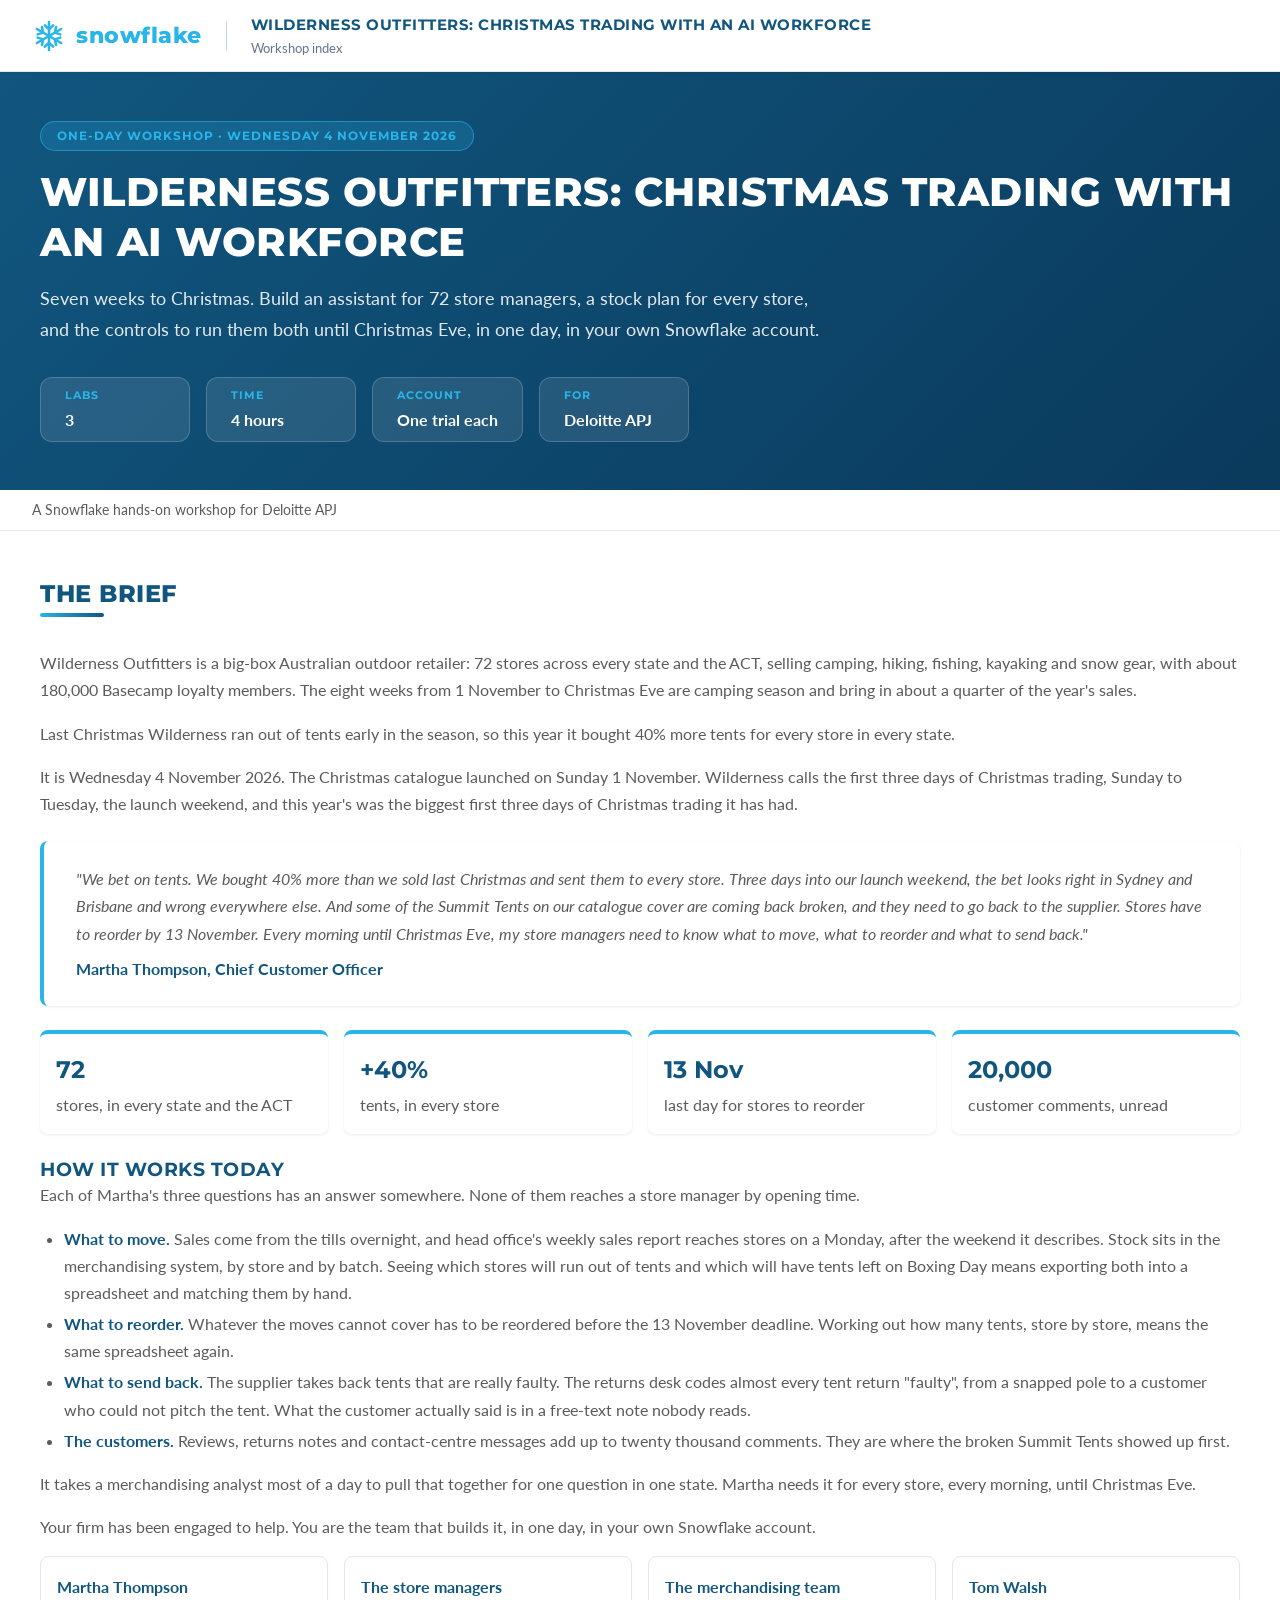
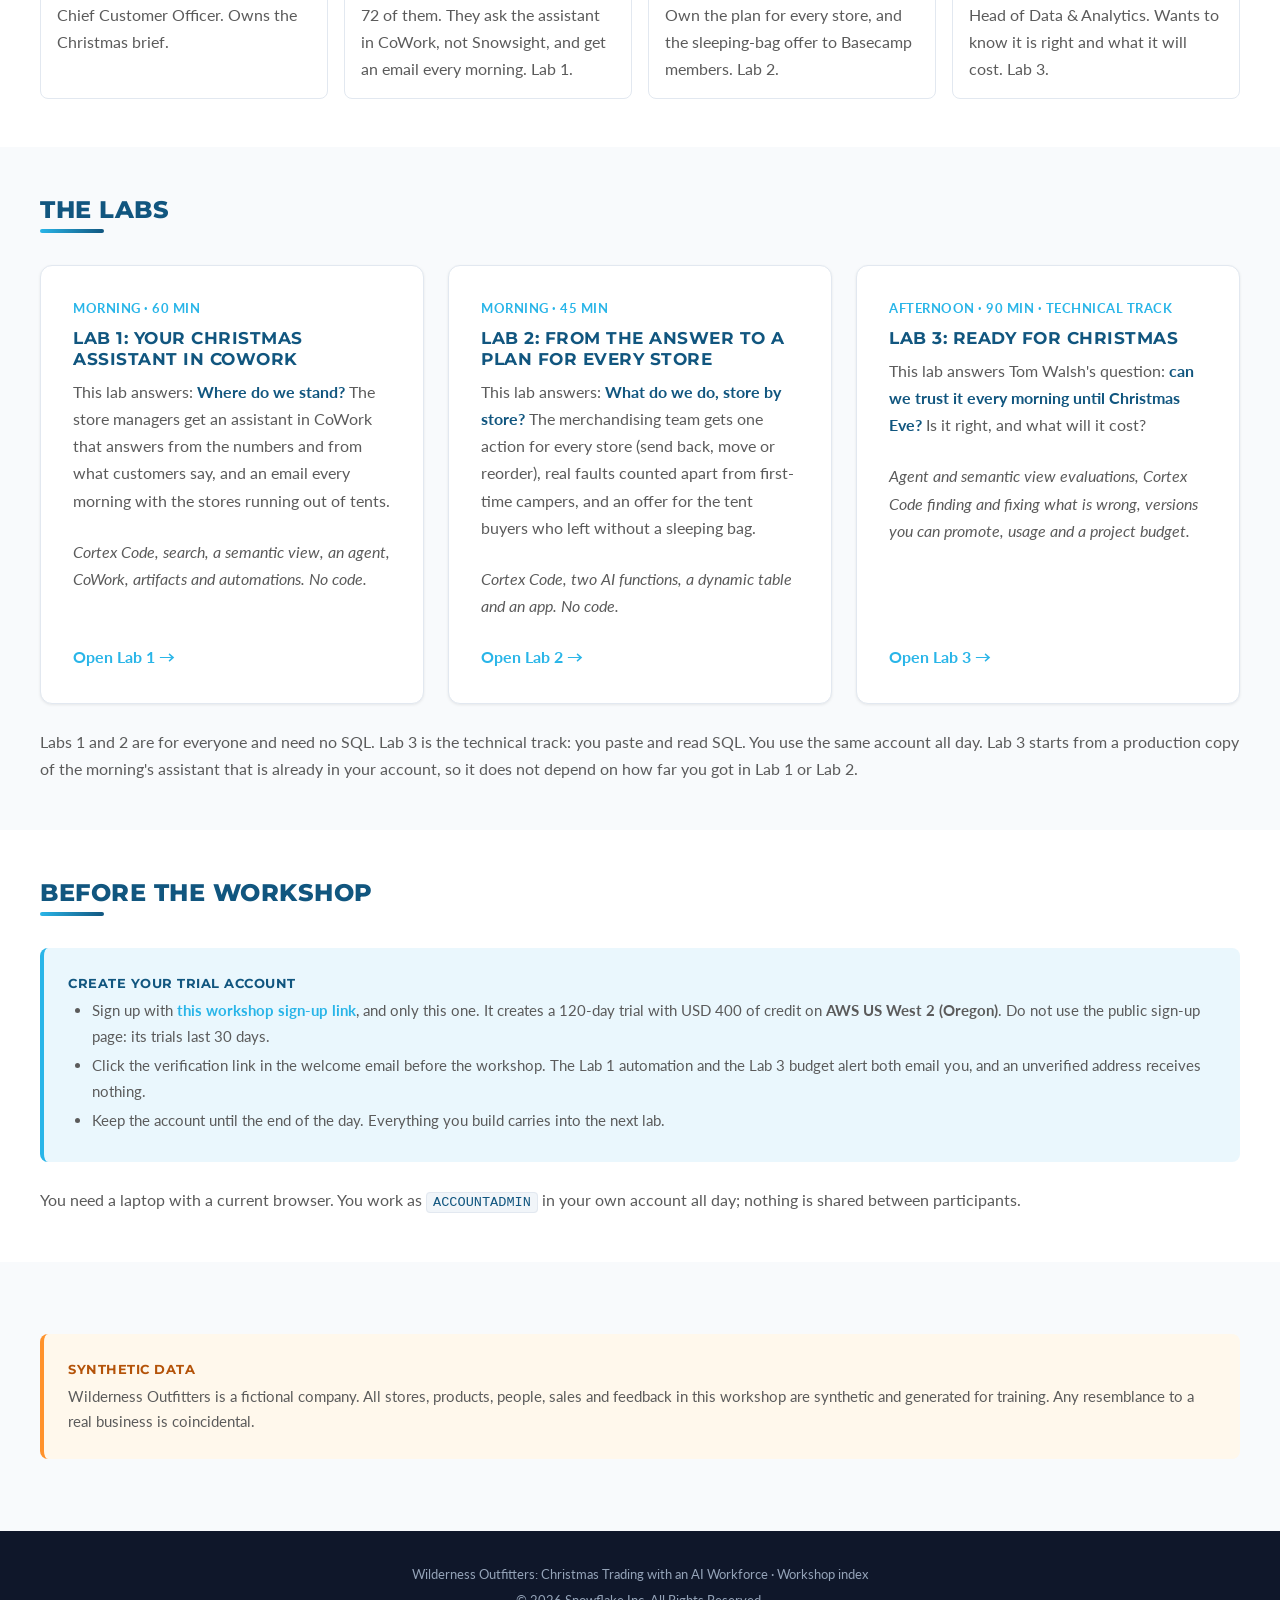
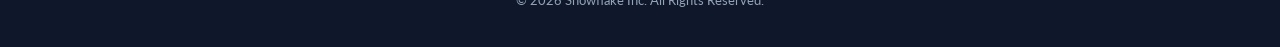
<file: index.html>
<!DOCTYPE html>
<html lang="en">
<head>
<meta charset="utf-8">
<meta name="viewport" content="width=device-width, initial-scale=1">
<meta name="snowflake-source" content="cortex-agent-authored">
<title>Wilderness Outfitters: Christmas Trading with an AI Workforce</title>
<script type="application/json" id="snowflake-report-metadata">{
 "generated": "2026-11-04",
 "intent": "Workshop landing page",
 "producerNotes": "Built by _build/build.py from _build/src/guides/index.html."
}</script>
<link rel="preconnect" href="https://fonts.googleapis.com">
<link rel="preconnect" href="https://fonts.gstatic.com" crossorigin>
<link href="https://fonts.googleapis.com/css2?family=Montserrat:wght@600;700;800&family=Lato:wght@300;400;700&display=swap" rel="stylesheet">
<style>

/* ============================================================
   Snowflake HOL base stylesheet (S1): extracted from fsi_generic/fsi_workshop_lab1_foundation.html
   ============================================================ */

:root {
    /* Brand */
    --sf-blue: #29B5E8;
    --sf-mid-blue: #11567F;
    --sf-deep-blue: #0a3a5c;
    --sf-text: #5B5B5B;
    --sf-heading: #11567F;
    --sf-orange: #ff922b;
    --sf-green: #37B24D;
    --sf-red: #E03131;
    --sf-yellow: #F59F00;

    /* Neutrals */
    --gray-50: #f8fafc;
    --gray-100: #f1f5f9;
    --gray-200: #e2e8f0;
    --gray-300: #cbd5e1;
    --gray-400: #94a3b8;
    --gray-500: #64748b;
    --gray-700: #334155;
    --gray-800: #1e293b;
    --gray-900: #0f172a;

    /* Type */
    --font-heading: 'Montserrat', -apple-system, BlinkMacSystemFont, 'Segoe UI', sans-serif;
    --font-body: 'Lato', -apple-system, BlinkMacSystemFont, 'Segoe UI', sans-serif;
    --font-mono: 'SFMono-Regular', 'JetBrains Mono', Menlo, Consolas, 'Courier New', monospace;

    /* Spacing */
    --space-xs: 0.25rem;
    --space-sm: 0.5rem;
    --space-md: 1rem;
    --space-lg: 1.5rem;
    --space-xl: 2rem;
    --space-2xl: 3rem;

    /* Radius */
    --radius-sm: 4px;
    --radius-md: 8px;
    --radius-lg: 12px;
    --radius-xl: 16px;
    --radius-full: 9999px;

    /* Shadows */
    --shadow-sm: 0 1px 3px rgba(0,0,0,0.08);
    --shadow-md: 0 4px 14px rgba(0,0,0,0.10);
    --shadow-lg: 0 10px 30px rgba(0,0,0,0.12);

    /* Layout */
    --header-height: 72px;
    --sidebar-width: 300px;
    --content-max-width: 900px;

    --transition-fast: 150ms ease;
    --transition-normal: 280ms ease;
}

/* ---------- Reset ---------- */
*, *::before, *::after { box-sizing: border-box; margin: 0; padding: 0; }

html {
    scroll-behavior: smooth;
    scroll-padding-top: calc(var(--header-height) + var(--space-lg));
}

body {
    font-family: var(--font-body);
    font-size: 16px;
    line-height: 1.7;
    color: var(--sf-text);
    background: var(--gray-50);
    -webkit-font-smoothing: antialiased;
    -moz-osx-font-smoothing: grayscale;
}

img { max-width: 100%; height: auto; display: block; }

h1, h2, h3, h4, h5 {
    font-family: var(--font-heading);
    color: var(--sf-heading);
    text-transform: uppercase;
    letter-spacing: 0.5px;
    line-height: 1.25;
    font-weight: 700;
}

h4, h5 { text-transform: none; letter-spacing: 0.2px; }

p { margin-bottom: var(--space-md); }
p:last-child { margin-bottom: 0; }

a { color: var(--sf-blue); text-decoration: none; transition: color var(--transition-fast); }
a:hover { color: var(--sf-mid-blue); }

ul, ol { margin: 0 0 var(--space-md) var(--space-lg); }
li { margin-bottom: var(--space-xs); }

strong { color: var(--sf-mid-blue); font-weight: 700; }

code:not(pre code) {
    font-family: var(--font-mono);
    font-size: 0.85em;
    background: var(--gray-100);
    color: var(--sf-mid-blue);
    padding: 2px 6px;
    border-radius: var(--radius-sm);
    border: 1px solid var(--gray-200);
}

/* ---------- Header ---------- */
.hol-header {
    position: fixed;
    top: 0; left: 0; right: 0;
    height: var(--header-height);
    background: #ffffff;
    border-bottom: 1px solid var(--gray-200);
    box-shadow: var(--shadow-sm);
    z-index: 200;
}

.header-container {
    max-width: 1500px;
    margin: 0 auto;
    height: 100%;
    display: flex;
    align-items: center;
    gap: var(--space-lg);
    padding: 0 var(--space-xl);
}

.snowflake-logo { height: 48px; width: auto; }

.logo-divider { width: 1px; height: 30px; background: var(--gray-300); flex-shrink: 0; }

.header-title {
    font-family: var(--font-heading);
    font-size: 0.9375rem;
    font-weight: 700;
    text-transform: uppercase;
    letter-spacing: 0.5px;
    color: var(--sf-mid-blue);
}

.header-title span {
    display: block;
    font-family: var(--font-body);
    font-size: 0.8125rem;
    font-weight: 400;
    text-transform: none;
    letter-spacing: 0;
    color: var(--gray-500);
}

/* ---------- Hero ---------- */
.hero-section {
    margin-top: var(--header-height);
    background: linear-gradient(135deg, #11567F 0%, #0a3a5c 100%);
    color: #ffffff;
    padding: var(--space-2xl) var(--space-xl);
}

.hero-container { max-width: 1200px; margin: 0 auto; }

.hero-badge {
    display: inline-block;
    background: rgba(41,181,232,0.20);
    border: 1px solid rgba(41,181,232,0.55);
    color: var(--sf-blue);
    padding: var(--space-xs) var(--space-md);
    border-radius: var(--radius-full);
    font-family: var(--font-heading);
    font-size: 0.75rem;
    font-weight: 700;
    text-transform: uppercase;
    letter-spacing: 1px;
    margin-bottom: var(--space-md);
}

.hero-title {
    font-size: 2.5rem;
    font-weight: 800;
    color: #ffffff;
    margin-bottom: var(--space-md);
}

.hero-subtitle {
    font-size: 1.125rem;
    color: rgba(255,255,255,0.88);
    max-width: 780px;
    margin-bottom: var(--space-xl);
}

.hero-meta { display: flex; flex-wrap: wrap; gap: var(--space-md); }

.meta-item {
    background: rgba(255,255,255,0.10);
    border: 1px solid rgba(255,255,255,0.18);
    border-radius: var(--radius-lg);
    padding: var(--space-sm) var(--space-lg);
    min-width: 150px;
}

.meta-label {
    display: block;
    font-family: var(--font-heading);
    font-size: 0.6875rem;
    font-weight: 700;
    text-transform: uppercase;
    letter-spacing: 1px;
    color: var(--sf-blue);
    margin-bottom: 2px;
}

.meta-value { font-size: 1rem; font-weight: 700; color: #ffffff; }

/* ---------- Breadcrumb ---------- */
.breadcrumb-bar {
    background: #ffffff;
    border-bottom: 1px solid var(--gray-200);
    padding: var(--space-sm) var(--space-xl);
}

.breadcrumb-inner { max-width: 1500px; margin: 0 auto; font-size: 0.875rem; }

.breadcrumb-inner a { font-weight: 700; }

/* ---------- Content sections ---------- */
.content-section { padding: var(--space-2xl) var(--space-xl); }
.content-section.alt-bg { background: #ffffff; }

.section-container { max-width: 1200px; margin: 0 auto; }

.section-title {
    font-size: 1.5rem;
    font-weight: 800;
    margin-bottom: var(--space-xl);
    padding-bottom: var(--space-sm);
    position: relative;
}

.section-title::after {
    content: '';
    position: absolute;
    left: 0; bottom: 0;
    width: 64px; height: 4px;
    background: linear-gradient(90deg, var(--sf-blue), var(--sf-mid-blue));
    border-radius: var(--radius-full);
}

.overview-grid {
    display: grid;
    grid-template-columns: 1.4fr 1fr;
    gap: var(--space-xl);
}

.overview-card {
    background: #ffffff;
    border: 1px solid var(--gray-200);
    border-radius: var(--radius-lg);
    padding: var(--space-xl);
    box-shadow: var(--shadow-sm);
}

.overview-card.highlight {
    background: linear-gradient(135deg, #eaf7fd 0%, #ffffff 100%);
    border-color: var(--sf-blue);
}

.overview-card h3 { font-size: 1rem; margin-bottom: var(--space-md); }

.learning-list { list-style: none; margin-left: 0; }

.learning-list li {
    position: relative;
    padding-left: var(--space-lg);
    margin-bottom: var(--space-sm);
}

.learning-list li::before {
    content: '';
    position: absolute;
    left: 0; top: 11px;
    width: 8px; height: 8px;
    background: var(--sf-blue);
    border-radius: 50%;
}

.tech-tags { display: flex; flex-wrap: wrap; gap: var(--space-sm); }

.tech-tag {
    display: inline-flex;
    align-items: center;
    background: var(--gray-100);
    border: 1px solid var(--gray-200);
    color: var(--sf-mid-blue);
    padding: 5px 12px;
    border-radius: var(--radius-full);
    font-size: 0.8125rem;
    font-weight: 700;
}

/* ---------- Layout: sidebar + steps ---------- */
.lab-layout {
    max-width: 1500px;
    margin: 0 auto;
    display: flex;
    align-items: flex-start;
    gap: var(--space-xl);
    padding: 0 var(--space-xl) var(--space-2xl);
}

/* ---------- Sidebar nav ---------- */
.sidebar-nav {
    position: sticky;
    top: calc(var(--header-height) + var(--space-lg));
    width: var(--sidebar-width);
    flex-shrink: 0;
    background: #ffffff;
    border: 1px solid var(--gray-200);
    border-radius: var(--radius-lg);
    padding: var(--space-lg);
    box-shadow: var(--shadow-sm);
    max-height: calc(100vh - var(--header-height) - var(--space-2xl));
    overflow-y: auto;
}

.progress-header {
    display: flex;
    justify-content: space-between;
    align-items: baseline;
    margin-bottom: var(--space-sm);
}

.progress-label {
    font-family: var(--font-heading);
    font-size: 0.75rem;
    font-weight: 700;
    text-transform: uppercase;
    letter-spacing: 1px;
    color: var(--sf-mid-blue);
}

.progress-percent { font-weight: 700; color: var(--sf-blue); font-size: 0.9375rem; }

.progress-bar {
    height: 8px;
    background: var(--gray-200);
    border-radius: var(--radius-full);
    overflow: hidden;
    margin-bottom: var(--space-lg);
}

.progress-fill {
    height: 100%;
    width: 0%;
    background: linear-gradient(90deg, var(--sf-blue), var(--sf-green));
    border-radius: var(--radius-full);
    transition: width var(--transition-normal);
}

.steps-nav { display: flex; flex-direction: column; gap: 2px; }

.step-nav-item {
    display: flex;
    align-items: center;
    gap: var(--space-sm);
    padding: var(--space-sm) var(--space-sm);
    border-radius: var(--radius-md);
    color: var(--sf-text);
    font-size: 0.875rem;
    line-height: 1.4;
    border-left: 3px solid transparent;
    transition: all var(--transition-fast);
}

.step-nav-item:hover { background: var(--gray-100); color: var(--sf-mid-blue); }

.step-nav-item.active {
    background: #eaf7fd;
    border-left-color: var(--sf-blue);
    color: var(--sf-mid-blue);
    font-weight: 700;
}

.step-nav-item.completed .nav-index {
    background: var(--sf-green);
    border-color: var(--sf-green);
    color: #ffffff;
}

.nav-index {
    flex-shrink: 0;
    width: 24px; height: 24px;
    border-radius: 50%;
    border: 2px solid var(--gray-300);
    display: flex;
    align-items: center;
    justify-content: center;
    font-family: var(--font-heading);
    font-size: 0.6875rem;
    font-weight: 700;
    color: var(--gray-500);
}

.nav-text { flex: 1; }

.nav-time {
    flex-shrink: 0;
    font-size: 0.75rem;
    font-weight: 700;
    color: var(--sf-blue);
    background: var(--gray-100);
    padding: 1px 7px;
    border-radius: var(--radius-full);
    white-space: nowrap;
}

/* ---------- Steps container ---------- */
.steps-container {
    flex: 1;
    min-width: 0;
    max-width: var(--content-max-width);
}

.step-card {
    background: #ffffff;
    border: 1px solid var(--gray-200);
    border-radius: var(--radius-lg);
    margin-bottom: var(--space-xl);
    overflow: hidden;
    box-shadow: var(--shadow-sm);
    transition: box-shadow var(--transition-fast), border-color var(--transition-fast);
}

.step-card:hover { box-shadow: var(--shadow-md); }
.step-card.completed { border-color: var(--sf-green); }
.step-card.completed .step-number { background: var(--sf-green); }

.step-header {
    display: flex;
    align-items: center;
    gap: var(--space-md);
    padding: var(--space-lg);
    background: linear-gradient(135deg, #f4f9fc 0%, #ffffff 100%);
    border-bottom: 1px solid var(--gray-200);
    cursor: pointer;
    user-select: none;
}

.step-number {
    flex-shrink: 0;
    width: 42px; height: 42px;
    border-radius: 50%;
    background: var(--sf-blue);
    color: #ffffff;
    display: flex;
    align-items: center;
    justify-content: center;
    font-family: var(--font-heading);
    font-weight: 800;
    font-size: 1.0625rem;
}

.step-title { flex: 1; font-size: 1.0625rem; font-weight: 700; margin: 0; }

.step-duration {
    flex-shrink: 0;
    font-family: var(--font-heading);
    font-size: 0.75rem;
    font-weight: 700;
    text-transform: uppercase;
    letter-spacing: 0.5px;
    color: var(--sf-mid-blue);
    background: #eaf7fd;
    border: 1px solid #c7e9f8;
    padding: 4px 12px;
    border-radius: var(--radius-full);
    white-space: nowrap;
}

.step-content { padding: var(--space-xl); }
.step-content.collapsed { display: none; }

.step-content h3 {
    font-size: 1rem;
    margin: var(--space-xl) 0 var(--space-sm);
}

.step-content h3:first-child { margin-top: 0; }

.step-content h4 {
    font-size: 0.9375rem;
    color: var(--sf-mid-blue);
    margin: var(--space-lg) 0 var(--space-sm);
}

/* ---------- Code blocks ---------- */
.code-block {
    background: #0f172a;
    border-radius: var(--radius-md);
    margin: var(--space-lg) 0;
    overflow: hidden;
    border: 1px solid #1e293b;
}

.code-header {
    display: flex;
    align-items: center;
    justify-content: space-between;
    gap: var(--space-md);
    padding: var(--space-sm) var(--space-md);
    background: #1e293b;
    border-bottom: 1px solid #334155;
}

.code-lang {
    font-family: var(--font-heading);
    font-size: 0.6875rem;
    font-weight: 700;
    text-transform: uppercase;
    letter-spacing: 1px;
    color: var(--gray-400);
}

.btn-copy {
    background: var(--sf-blue);
    color: #ffffff;
    border: none;
    padding: 5px 16px;
    border-radius: var(--radius-full);
    font-family: var(--font-body);
    font-size: 0.75rem;
    font-weight: 700;
    cursor: pointer;
    white-space: nowrap;
    transition: background var(--transition-fast), transform var(--transition-fast);
}

.btn-copy:hover { background: #1da5d8; transform: translateY(-1px); }
.btn-copy:active { transform: translateY(0); }
.btn-copy.copied { background: var(--sf-green); }

.code-block pre {
    margin: 0;
    padding: var(--space-lg);
    overflow-x: auto;
    max-width: 100%;
}

.code-block pre code {
    font-family: var(--font-mono);
    font-size: 0.8125rem;
    line-height: 1.65;
    color: #e2e8f0;
    white-space: pre;
    display: block;
    background: none;
    border: none;
    padding: 0;
}

/* ---------- Info boxes ---------- */
.info-box {
    display: flex;
    gap: var(--space-md);
    padding: var(--space-lg);
    margin: var(--space-lg) 0;
    border-radius: var(--radius-md);
    border-left: 4px solid var(--sf-blue);
    background: var(--gray-100);
}

.info-box .icon { flex-shrink: 0; font-size: 1.25rem; line-height: 1.4; }
.info-box > div { flex: 1; min-width: 0; }

.info-box strong {
    display: block;
    font-family: var(--font-heading);
    font-size: 0.8125rem;
    font-weight: 700;
    text-transform: uppercase;
    letter-spacing: 0.5px;
    margin-bottom: var(--space-xs);
}

.info-box p { font-size: 0.9375rem; margin-bottom: var(--space-sm); }
.info-box p:last-child { margin-bottom: 0; }
.info-box ul, .info-box ol { font-size: 0.9375rem; margin-bottom: 0; }

.info-box.info    { background: #eaf7fd; border-left-color: var(--sf-blue); }
.info-box.tip     { background: #eef9f1; border-left-color: var(--sf-green); }
.info-box.tip strong { color: #1f7a33; }
.info-box.warning { background: #fff8ec; border-left-color: var(--sf-orange); }
.info-box.warning strong { color: #b45309; }
.info-box.success { background: #eef9f1; border-left-color: var(--sf-green); }
.info-box.success strong { color: #1f7a33; }
.info-box.danger  { background: #fdefef; border-left-color: var(--sf-red); }
.info-box.danger strong { color: #b02525; }

/* ---------- Tables ---------- */
.table-wrapper {
    overflow-x: auto;
    margin: var(--space-lg) 0;
    border: 1px solid var(--gray-200);
    border-radius: var(--radius-md);
}

table, .data-table {
    width: 100%;
    border-collapse: collapse;
    font-size: 0.875rem;
    background: #ffffff;
}

table th, .data-table th {
    background: var(--sf-mid-blue);
    color: #ffffff;
    font-family: var(--font-heading);
    font-size: 0.75rem;
    font-weight: 700;
    text-transform: uppercase;
    letter-spacing: 0.5px;
    text-align: left;
    padding: var(--space-sm) var(--space-md);
    white-space: nowrap;
}

table td, .data-table td {
    padding: var(--space-sm) var(--space-md);
    border-bottom: 1px solid var(--gray-200);
    vertical-align: top;
}

table tbody tr:last-child td { border-bottom: none; }
table tbody tr:nth-child(even) { background: var(--gray-50); }

/* ---------- Completion checkbox ---------- */
.completion-checkbox {
    display: flex;
    align-items: center;
    gap: var(--space-sm);
    margin-top: var(--space-xl);
    padding: var(--space-md) var(--space-lg);
    background: var(--gray-50);
    border: 1px dashed var(--gray-300);
    border-radius: var(--radius-md);
    font-family: var(--font-heading);
    font-size: 0.8125rem;
    font-weight: 700;
    text-transform: uppercase;
    letter-spacing: 0.5px;
    color: var(--sf-mid-blue);
    cursor: pointer;
    transition: all var(--transition-fast);
}

.completion-checkbox:hover { background: #eaf7fd; border-color: var(--sf-blue); }

.completion-checkbox input[type="checkbox"] {
    width: 18px; height: 18px;
    accent-color: var(--sf-green);
    cursor: pointer;
    flex-shrink: 0;
}

/* ---------- Resources ---------- */
.resources-grid {
    display: grid;
    grid-template-columns: repeat(auto-fill, minmax(260px, 1fr));
    gap: var(--space-lg);
}

.resource-card {
    display: block;
    background: #ffffff;
    border: 1px solid var(--gray-200);
    border-radius: var(--radius-lg);
    padding: var(--space-lg);
    box-shadow: var(--shadow-sm);
    transition: all var(--transition-fast);
}

.resource-card:hover {
    border-color: var(--sf-blue);
    box-shadow: var(--shadow-md);
    transform: translateY(-2px);
}

.resource-card h4 {
    font-family: var(--font-heading);
    font-size: 0.9375rem;
    color: var(--sf-mid-blue);
    margin-bottom: var(--space-xs);
}

.resource-card p { font-size: 0.875rem; color: var(--sf-text); margin: 0; }

/* ---------- Completion / next steps ---------- */
.completion-section {
    background: linear-gradient(135deg, #11567F 0%, #0a3a5c 100%);
    color: #ffffff;
    padding: var(--space-2xl) var(--space-xl);
    text-align: center;
}

.completion-container { max-width: 780px; margin: 0 auto; }

.completion-section h2 { color: #ffffff; font-size: 1.75rem; margin-bottom: var(--space-md); }
.completion-section p { color: rgba(255,255,255,0.88); }

.completion-section .cta-row {
    display: flex;
    justify-content: center;
    gap: var(--space-md);
    flex-wrap: wrap;
    margin-top: var(--space-xl);
}

.btn-primary {
    display: inline-block;
    background: var(--sf-blue);
    color: #ffffff;
    padding: var(--space-sm) var(--space-xl);
    border-radius: var(--radius-full);
    font-family: var(--font-heading);
    font-size: 0.875rem;
    font-weight: 700;
    text-transform: uppercase;
    letter-spacing: 0.5px;
    transition: all var(--transition-fast);
}

.btn-primary:hover { background: #1da5d8; color: #ffffff; transform: translateY(-2px); }

.btn-secondary {
    display: inline-block;
    background: transparent;
    border: 2px solid rgba(255,255,255,0.45);
    color: #ffffff;
    padding: calc(var(--space-sm) - 2px) calc(var(--space-xl) - 2px);
    border-radius: var(--radius-full);
    font-family: var(--font-heading);
    font-size: 0.875rem;
    font-weight: 700;
    text-transform: uppercase;
    letter-spacing: 0.5px;
    transition: all var(--transition-fast);
}

.btn-secondary:hover { background: rgba(255,255,255,0.12); color: #ffffff; }

/* ---------- Footer ---------- */
.hol-footer {
    background: #0f172a;
    color: var(--gray-400);
    padding: var(--space-xl);
    text-align: center;
    font-size: 0.8125rem;
}

.hol-footer p { margin-bottom: var(--space-xs); }

/* ---------- Responsive ---------- */
@media (max-width: 1024px) {
    .lab-layout { flex-direction: column; gap: var(--space-lg); }

    .sidebar-nav {
        position: static;
        width: 100%;
        max-height: none;
        overflow: visible;
    }

    .steps-container { max-width: 100%; width: 100%; }

    .overview-grid { grid-template-columns: 1fr; }

    .hero-title { font-size: 1.875rem; }
    .hero-section { padding: var(--space-xl) var(--space-lg); }
    .content-section { padding: var(--space-xl) var(--space-lg); }
    .lab-layout { padding: 0 var(--space-lg) var(--space-xl); }
}

@media (max-width: 640px) {
    .header-container { padding: 0 var(--space-md); gap: var(--space-md); }
    .header-title { font-size: 0.8125rem; }
    .hero-title { font-size: 1.5rem; }
    .hero-meta { flex-direction: column; }
    .meta-item { width: 100%; }
    .step-header { flex-wrap: wrap; }
    .step-title { flex-basis: 100%; order: 3; }
    .step-content { padding: var(--space-lg) var(--space-md); }
    .code-block pre { padding: var(--space-md); }
}

/* ---------- Print ---------- */
@media print {
    .hol-header, .sidebar-nav, .btn-copy, .breadcrumb-bar,
    .completion-section .cta-row { display: none !important; }

    body { background: #ffffff; color: #000000; font-size: 11pt; }

    .hero-section, .completion-section {
        background: #ffffff !important;
        color: #000000 !important;
        border-bottom: 2px solid #11567F;
    }

    .hero-title, .hero-subtitle, .meta-value, .meta-label,
    .completion-section h2, .completion-section p { color: #000000 !important; }

    .lab-layout { display: block; padding: 0; }
    .steps-container { max-width: 100%; }

    .step-card { border: 1px solid #999; box-shadow: none; page-break-inside: avoid; }
    .step-content, .step-content.collapsed { display: block !important; padding: 12pt 0; }
    .step-header { background: #ffffff !important; }

    .code-block { background: #f4f4f4 !important; border: 1px solid #999; page-break-inside: avoid; }
    .code-block pre code { color: #000000 !important; font-size: 9pt; white-space: pre-wrap; }
    .code-header { background: #e4e4e4 !important; }
    .code-lang { color: #333 !important; }

    .info-box { border: 1px solid #999; background: #f8f8f8 !important; page-break-inside: avoid; }
    table th { background: #e4e4e4 !important; color: #000000 !important; }

    a { color: #000000; text-decoration: underline; }
    .hol-footer { background: #ffffff; color: #000000; border-top: 1px solid #999; }
}

/* Wilderness workshop additions on top of the S1 base stylesheet (_build/base.css). */
:root { color-scheme: light; }

/* Logo: inline SVG mark plus wordmark (no remote images) */
.snowflake-logo { display: flex; align-items: center; gap: 10px; height: 48px; }
.snowflake-logo svg { width: 34px; height: 34px; }
.snowflake-logo .wordmark {
    font-family: var(--font-heading); font-weight: 800; font-size: 1.35rem;
    color: var(--sf-blue); letter-spacing: 0.5px;
}

/* Callouts without icons: the label sits in the strong line */
.info-box { display: block; }
.info-box > strong:first-child, .info-box > div > strong:first-child { display: block; }

/* Copy chips: every value a participant types */
code.chip {
    cursor: pointer; white-space: nowrap;
    background: #eaf7fd; border: 1px solid #b9e3f6; color: var(--sf-mid-blue);
}
code.chip:hover { background: #d6f0fb; border-color: var(--sf-blue); }
code.chip.copied { background: #eef9f1; border-color: var(--sf-green); color: #1f7a33; }
code.chip.copied::after { content: " copied"; font-family: var(--font-body); font-size: 0.75em; }

/* Form tables in Lab 1 */
.form-table td:first-child { font-weight: 700; color: var(--sf-mid-blue); white-space: nowrap; }

/* Numbered UI steps */
ol.ui-steps { counter-reset: ui; list-style: none; margin-left: 0; }
ol.ui-steps > li { counter-increment: ui; position: relative; padding-left: 2.25rem; margin-bottom: var(--space-sm); }
ol.ui-steps > li::before {
    content: counter(ui); position: absolute; left: 0; top: 0.1rem;
    width: 1.5rem; height: 1.5rem; border-radius: 50%;
    background: var(--sf-blue); color: #fff; font-weight: 700; font-size: 0.8rem;
    display: flex; align-items: center; justify-content: center;
}
.path { font-weight: 700; color: var(--sf-mid-blue); }

/* Cortex Code prompt blocks wrap long lines */
.code-block.prompt pre code {
    white-space: pre-wrap; word-break: break-word;
    font-family: var(--font-body); font-size: 0.975rem; line-height: 1.6;
}
.code-block.prompt .code-lang { background: var(--sf-mid-blue); color: #fff; }

/* Collapsed callouts: Running late? / Stuck? / SQL fallback */
details.callout {
    border: 1px solid var(--gray-200); border-left: 4px solid var(--sf-yellow);
    border-radius: var(--radius-md); background: #fffbeb; margin: var(--space-lg) 0;
}
details.callout.stuck { border-left-color: var(--sf-orange); background: #fff8ec; }
details.callout.fallback { border-left-color: var(--sf-blue); background: #eaf7fd; }
details.callout summary {
    cursor: pointer; padding: var(--space-md) var(--space-lg);
    font-family: var(--font-heading); font-weight: 700; color: var(--sf-mid-blue);
}
details.callout > div { padding: 0 var(--space-lg) var(--space-lg); }

/* Screenshot slots, filled at the dry run */
figure.shot-slot {
    margin: var(--space-lg) 0; padding: var(--space-xl);
    border: 2px dashed var(--gray-300); border-radius: var(--radius-md);
    background: var(--gray-50); text-align: center; color: var(--gray-500); font-size: 0.875rem;
}
figure.shot-slot img { margin: 0 auto; border-radius: var(--radius-sm); }

/* Quote from the brief */
blockquote.brief {
    margin: var(--space-lg) 0; padding: var(--space-lg) var(--space-xl);
    border-left: 4px solid var(--sf-blue); background: #ffffff; border-radius: var(--radius-md);
    box-shadow: var(--shadow-sm); font-style: italic;
}
blockquote.brief cite { display: block; margin-top: var(--space-sm); font-style: normal; font-weight: 700; color: var(--sf-mid-blue); }

/* Optional steps */
.step-card.optional .step-number { background: var(--gray-400); }
.step-nav-item.optional .nav-index { background: var(--gray-200); color: var(--gray-500); }
.badge-optional {
    font-size: 0.7rem; font-weight: 700; text-transform: uppercase; letter-spacing: 0.5px;
    background: var(--gray-200); color: var(--gray-700); border-radius: var(--radius-full); padding: 2px 8px;
}

/* Index page: lab cards and agenda */
.lab-grid { display: grid; grid-template-columns: repeat(auto-fit, minmax(260px, 1fr)); gap: var(--space-lg); }
.lab-card {
    display: flex; flex-direction: column; gap: var(--space-sm);
    background: #fff; border: 1px solid var(--gray-200); border-radius: var(--radius-lg);
    padding: var(--space-xl); box-shadow: var(--shadow-sm); color: var(--sf-text);
}
a.lab-card:hover { box-shadow: var(--shadow-md); border-color: var(--sf-blue); color: var(--sf-text); }
.lab-card .lab-when { font-size: 0.8rem; font-weight: 700; text-transform: uppercase; color: var(--sf-blue); letter-spacing: 0.5px; }
.lab-card h3 { font-size: 1.05rem; margin: 0; }
.lab-card .lab-go { margin-top: auto; font-weight: 700; color: var(--sf-blue); }
.lab-card.pending { opacity: 0.75; }
.cast { display: grid; grid-template-columns: repeat(auto-fit, minmax(220px, 1fr)); gap: var(--space-md); }
.cast div { background: #fff; border: 1px solid var(--gray-200); border-radius: var(--radius-md); padding: var(--space-md); }
.figure-row { display: grid; grid-template-columns: repeat(auto-fit, minmax(180px, 1fr)); gap: var(--space-md); margin: var(--space-lg) 0; }
.figure-row div { background: #fff; border-radius: var(--radius-md); border-top: 4px solid var(--sf-blue); padding: var(--space-md); box-shadow: var(--shadow-sm); }
.figure-row b { display: block; font-family: var(--font-heading); font-size: 1.5rem; color: var(--sf-mid-blue); }
/* Bold words inside a box paragraph stay inline; only the box's own first <strong> is its heading. */
.info-box p strong, .info-box li strong { display: inline; font-family: inherit; font-size: inherit; font-weight: 700; text-transform: none; letter-spacing: normal; margin: 0; color: inherit; }

</style>
</head>
<body>

<header class="hol-header">
    <div class="header-container">
        <span class="snowflake-logo" role="img" aria-label="Snowflake"><svg viewBox="0 0 40 40" aria-hidden="true"><g stroke="#29B5E8" stroke-width="3" stroke-linecap="round" stroke-linejoin="round" fill="none"><line x1="20.0" y1="20.0" x2="20.0" y2="3.5"/><polyline points="15.0,7.5 20.0,12.0 25.0,7.5"/><line x1="20.0" y1="20.0" x2="34.29" y2="11.75"/><polyline points="28.33,9.42 26.93,16.0 33.33,18.08"/><line x1="20.0" y1="20.0" x2="34.29" y2="28.25"/><polyline points="33.33,21.92 26.93,24.0 28.33,30.58"/><line x1="20.0" y1="20.0" x2="20.0" y2="36.5"/><polyline points="25.0,32.5 20.0,28.0 15.0,32.5"/><line x1="20.0" y1="20.0" x2="5.71" y2="28.25"/><polyline points="11.67,30.58 13.07,24.0 6.67,21.92"/><line x1="20.0" y1="20.0" x2="5.71" y2="11.75"/><polyline points="6.67,18.08 13.07,16.0 11.67,9.42"/></g></svg><span class="wordmark">snowflake</span></span>
        <span class="logo-divider"></span>
        <div class="header-title">
            Wilderness Outfitters: Christmas Trading with an AI Workforce
            <span>Workshop index</span>
        </div>
    </div>
</header>

<section class="hero-section">
    <div class="hero-container">
        <span class="hero-badge">One-day workshop · Wednesday 4 November 2026</span>
        <h1 class="hero-title">Wilderness Outfitters: Christmas Trading with an AI Workforce</h1>
        <p class="hero-subtitle">Seven weeks to Christmas. Build an assistant for 72 store managers, a stock plan for every store, and the controls to run them both until Christmas Eve, in one day, in your own Snowflake account.</p>
        <div class="hero-meta">
            <div class="meta-item"><span class="meta-label">Labs</span><span class="meta-value">3</span></div>
            <div class="meta-item"><span class="meta-label">Time</span><span class="meta-value">4 hours</span></div>
            <div class="meta-item"><span class="meta-label">Account</span><span class="meta-value">One trial each</span></div>
            <div class="meta-item"><span class="meta-label">For</span><span class="meta-value">Deloitte APJ</span></div>
        </div>
    </div>
</section>

<div class="breadcrumb-bar"><div class="breadcrumb-inner">A Snowflake hands-on workshop for Deloitte APJ</div></div>

<section class="content-section alt-bg">
    <div class="section-container">
        <h2 class="section-title">The brief</h2>
        <p>Wilderness Outfitters is a big-box Australian outdoor retailer: 72 stores across every state and the ACT, selling camping, hiking, fishing, kayaking and snow gear, with about 180,000 Basecamp loyalty members. The eight weeks from 1 November to Christmas Eve are camping season and bring in about a quarter of the year's sales.</p>
        <p>Last Christmas Wilderness ran out of tents early in the season, so this year it bought 40% more tents for every store in every state.</p>
        <p>It is Wednesday 4 November 2026. The Christmas catalogue launched on Sunday 1 November. Wilderness calls the first three days of Christmas trading, Sunday to Tuesday, the launch weekend, and this year's was the biggest first three days of Christmas trading it has had.</p>
        <blockquote class="brief">
            "We bet on tents. We bought 40% more than we sold last Christmas and sent them to every store. Three days into our launch weekend, the bet looks right in Sydney and Brisbane and wrong everywhere else. And some of the Summit Tents on our catalogue cover are coming back broken, and they need to go back to the supplier. Stores have to reorder by 13 November. Every morning until Christmas Eve, my store managers need to know what to move, what to reorder and what to send back."
            <cite>Martha Thompson, Chief Customer Officer</cite>
        </blockquote>

        <div class="figure-row">
            <div><b>72</b>stores, in every state and the ACT</div>
            <div><b>+40%</b>tents, in every store</div>
            <div><b>13 Nov</b>last day for stores to reorder</div>
            <div><b>20,000</b>customer comments, unread</div>
        </div>

        <h3>How it works today</h3>
        <p>Each of Martha's three questions has an answer somewhere. None of them reaches a store manager by opening time.</p>
        <ul>
            <li><strong>What to move.</strong> Sales come from the tills overnight, and head office's weekly sales report reaches stores on a Monday, after the weekend it describes. Stock sits in the merchandising system, by store and by batch. Seeing which stores will run out of tents and which will have tents left on Boxing Day means exporting both into a spreadsheet and matching them by hand.</li>
            <li><strong>What to reorder.</strong> Whatever the moves cannot cover has to be reordered before the 13 November deadline. Working out how many tents, store by store, means the same spreadsheet again.</li>
            <li><strong>What to send back.</strong> The supplier takes back tents that are really faulty. The returns desk codes almost every tent return "faulty", from a snapped pole to a customer who could not pitch the tent. What the customer actually said is in a free-text note nobody reads.</li>
            <li><strong>The customers.</strong> Reviews, returns notes and contact-centre messages add up to twenty thousand comments. They are where the broken Summit Tents showed up first.</li>
        </ul>
        <p>It takes a merchandising analyst most of a day to pull that together for one question in one state. Martha needs it for every store, every morning, until Christmas Eve.</p>
        <p>Your firm has been engaged to help. You are the team that builds it, in one day, in your own Snowflake account.</p>
        <div class="cast">
            <div><strong>Martha Thompson</strong><br>Chief Customer Officer. Owns the Christmas brief.</div>
            <div><strong>The store managers</strong><br>72 of them. They ask the assistant in CoWork, not Snowsight, and get an email every morning. Lab 1.</div>
            <div><strong>The merchandising team</strong><br>Own the plan for every store, and the sleeping-bag offer to Basecamp members. Lab 2.</div>
            <div><strong>Tom Walsh</strong><br>Head of Data &amp; Analytics. Wants to know it is right and what it will cost. Lab 3.</div>
        </div>
    </div>
</section>

<section class="content-section">
    <div class="section-container">
        <h2 class="section-title">The labs</h2>
        <div class="lab-grid">
            <a class="lab-card" href="lab1_cowork.html">
                <span class="lab-when">Morning · 60 min</span>
                <h3>Lab 1: Your Christmas assistant in CoWork</h3>
                <p>This lab answers: <strong>Where do we stand?</strong> The store managers get an assistant in CoWork that answers from the numbers and from what customers say, and an email every morning with the stores running out of tents.</p>
                <p><em>Cortex Code, search, a semantic view, an agent, CoWork, artifacts and automations. No code.</em></p>
                <span class="lab-go">Open Lab 1 &rarr;</span>
            </a>
            <a class="lab-card" href="lab2_workspaces.html">
                <span class="lab-when">Morning · 45 min</span>
                <h3>Lab 2: From the answer to a plan for every store</h3>
                <p>This lab answers: <strong>What do we do, store by store?</strong> The merchandising team gets one action for every store (send back, move or reorder), real faults counted apart from first-time campers, and an offer for the tent buyers who left without a sleeping bag.</p>
                <p><em>Cortex Code, two AI functions, a dynamic table and an app. No code.</em></p>
                <span class="lab-go">Open Lab 2 &rarr;</span>
            </a>
            <a class="lab-card" href="lab3_advanced.html">
                <span class="lab-when">Afternoon · 90 min · Technical track</span>
                <h3>Lab 3: Ready for Christmas</h3>
                <p>This lab answers Tom Walsh's question: <strong>can we trust it every morning until Christmas Eve?</strong> Is it right, and what will it cost?</p>
                <p><em>Agent and semantic view evaluations, Cortex Code finding and fixing what is wrong, versions you can promote, usage and a project budget.</em></p>
                <span class="lab-go">Open Lab 3 &rarr;</span>
            </a>
        </div>
        <p style="margin-top:var(--space-lg);">Labs 1 and 2 are for everyone and need no SQL. Lab 3 is the technical track: you paste and read SQL. You use the same account all day. Lab 3 starts from a production copy of the morning's assistant that is already in your account, so it does not depend on how far you got in Lab 1 or Lab 2.</p>
    </div>
</section>

<section class="content-section alt-bg">
    <div class="section-container">
        <h2 class="section-title">Before the workshop</h2>
        <div class="info-box info">
            <strong>Create your trial account</strong>
            <ul>
                <li>Sign up with <a href="https://signup.snowflake.com/?t=5f3964a43f46b12028c5e3899fc57a980da3f3fca62294f62ef8ce5afba9b71c&amp;cloud=aws&amp;region=us-east-2" target="_blank" rel="noopener"><strong>this workshop sign-up link</strong></a>, and only this one. It creates a 120-day trial with USD 400 of credit on <strong>AWS US West 2 (Oregon)</strong>. Do not use the public sign-up page: its trials last 30 days.</li>
                <li>Click the verification link in the welcome email before the workshop. The Lab 1 automation and the Lab 3 budget alert both email you, and an unverified address receives nothing.</li>
                <li>Keep the account until the end of the day. Everything you build carries into the next lab.</li>
            </ul>
        </div>
        <p>You need a laptop with a current browser. You work as <code>ACCOUNTADMIN</code> in your own account all day; nothing is shared between participants.</p>
    </div>
</section>

<section class="content-section">
    <div class="section-container">
        <div class="info-box warning">
            <strong>Synthetic data</strong>
            <p>Wilderness Outfitters is a fictional company. All stores, products, people, sales and feedback in this workshop are synthetic and generated for training. Any resemblance to a real business is coincidental.</p>
        </div>
    </div>
</section>


<footer class="hol-footer">
    <p>Wilderness Outfitters: Christmas Trading with an AI Workforce &middot; Workshop index</p>
    <p>&copy; 2026 Snowflake Inc. All Rights Reserved.</p>
</footer>

<script>
/* Wilderness workshop guide: copy buttons, copy chips, step toggles, core-only progress. */
const STORAGE_KEY = 'workshop_wilderness_index';
const CORE_STEPS = [];

function flash(el, cls, label, text, ms) {
    el.classList.add(cls);
    if (label !== null) { el.textContent = label; }
    setTimeout(function () {
        el.classList.remove(cls);
        if (label !== null) { el.textContent = text; }
    }, ms);
}

function copyText(text, onDone, onFail) {
    if (navigator.clipboard && navigator.clipboard.writeText) {
        navigator.clipboard.writeText(text).then(onDone).catch(onFail);
    } else {
        onFail();
    }
}

document.addEventListener('click', function (ev) {
    const btn = ev.target.closest('.btn-copy');
    if (btn) {
        const code = btn.closest('.code-block').querySelector('code');
        const original = btn.textContent;
        copyText(code.textContent,
            function () { flash(btn, 'copied', 'Copied', original, 2000); },
            function () { flash(btn, 'copied', 'Press Ctrl+C', original, 2000); });
        return;
    }
    const chip = ev.target.closest('code.chip');
    if (chip) {
        copyText(chip.textContent, function () { flash(chip, 'copied', null, null, 1200); }, function () {});
        return;
    }
    const header = ev.target.closest('.step-header');
    if (header) {
        const content = header.parentElement.querySelector('.step-content');
        if (content) { content.classList.toggle('collapsed'); }
    }
});

function readState() {
    try {
        const parsed = JSON.parse(localStorage.getItem(STORAGE_KEY) || '{}');
        parsed.steps = parsed.steps || {};
        return parsed;
    } catch (e) {
        return { steps: {} };
    }
}

function writeState(state) {
    try { localStorage.setItem(STORAGE_KEY, JSON.stringify(state)); } catch (e) { /* not persisted */ }
}

function renderProgress(state) {
    let done = 0;
    CORE_STEPS.forEach(function (n) { if (state.steps[n] === true) { done++; } });
    const pct = CORE_STEPS.length ? Math.round(done / CORE_STEPS.length * 100) : 0;
    const fill = document.getElementById('progressFill');
    const label = document.getElementById('progressPercent');
    if (fill) { fill.style.width = pct + '%'; }
    if (label) { label.textContent = pct + '%'; }
    CORE_STEPS.forEach(function (n) {
        const isDone = state.steps[n] === true;
        const card = document.getElementById('step-' + n);
        const nav = document.querySelector('.step-nav-item[data-step="' + n + '"]');
        if (card) {
            card.classList.toggle('completed', isDone);
            const box = card.querySelector('.completion-checkbox input');
            if (box) { box.checked = isDone; }
        }
        if (nav) { nav.classList.toggle('completed', isDone); }
    });
}

document.addEventListener('change', function (ev) {
    const box = ev.target.closest('.completion-checkbox input');
    if (!box) { return; }
    const state = readState();
    state.steps[box.getAttribute('data-step')] = box.checked;
    state.lastUpdated = new Date().toISOString();
    writeState(state);
    renderProgress(state);
});

function initScrollSpy() {
    const cards = Array.prototype.slice.call(document.querySelectorAll('.step-card'));
    if (!cards.length || !('IntersectionObserver' in window)) { return; }
    function setActive(n) {
        document.querySelectorAll('.step-nav-item').forEach(function (item) {
            item.classList.toggle('active', item.getAttribute('data-step') === String(n));
        });
    }
    const observer = new IntersectionObserver(function (entries) {
        const visible = entries.filter(function (e) { return e.isIntersecting; });
        if (!visible.length) { return; }
        visible.sort(function (a, b) { return a.boundingClientRect.top - b.boundingClientRect.top; });
        setActive(visible[0].target.id.replace('step-', ''));
    }, { rootMargin: '-90px 0px -55% 0px', threshold: 0 });
    cards.forEach(function (card) { observer.observe(card); });
}

document.addEventListener('DOMContentLoaded', function () {
    renderProgress(readState());
    initScrollSpy();
});
</script>

</body>
</html>
</file>
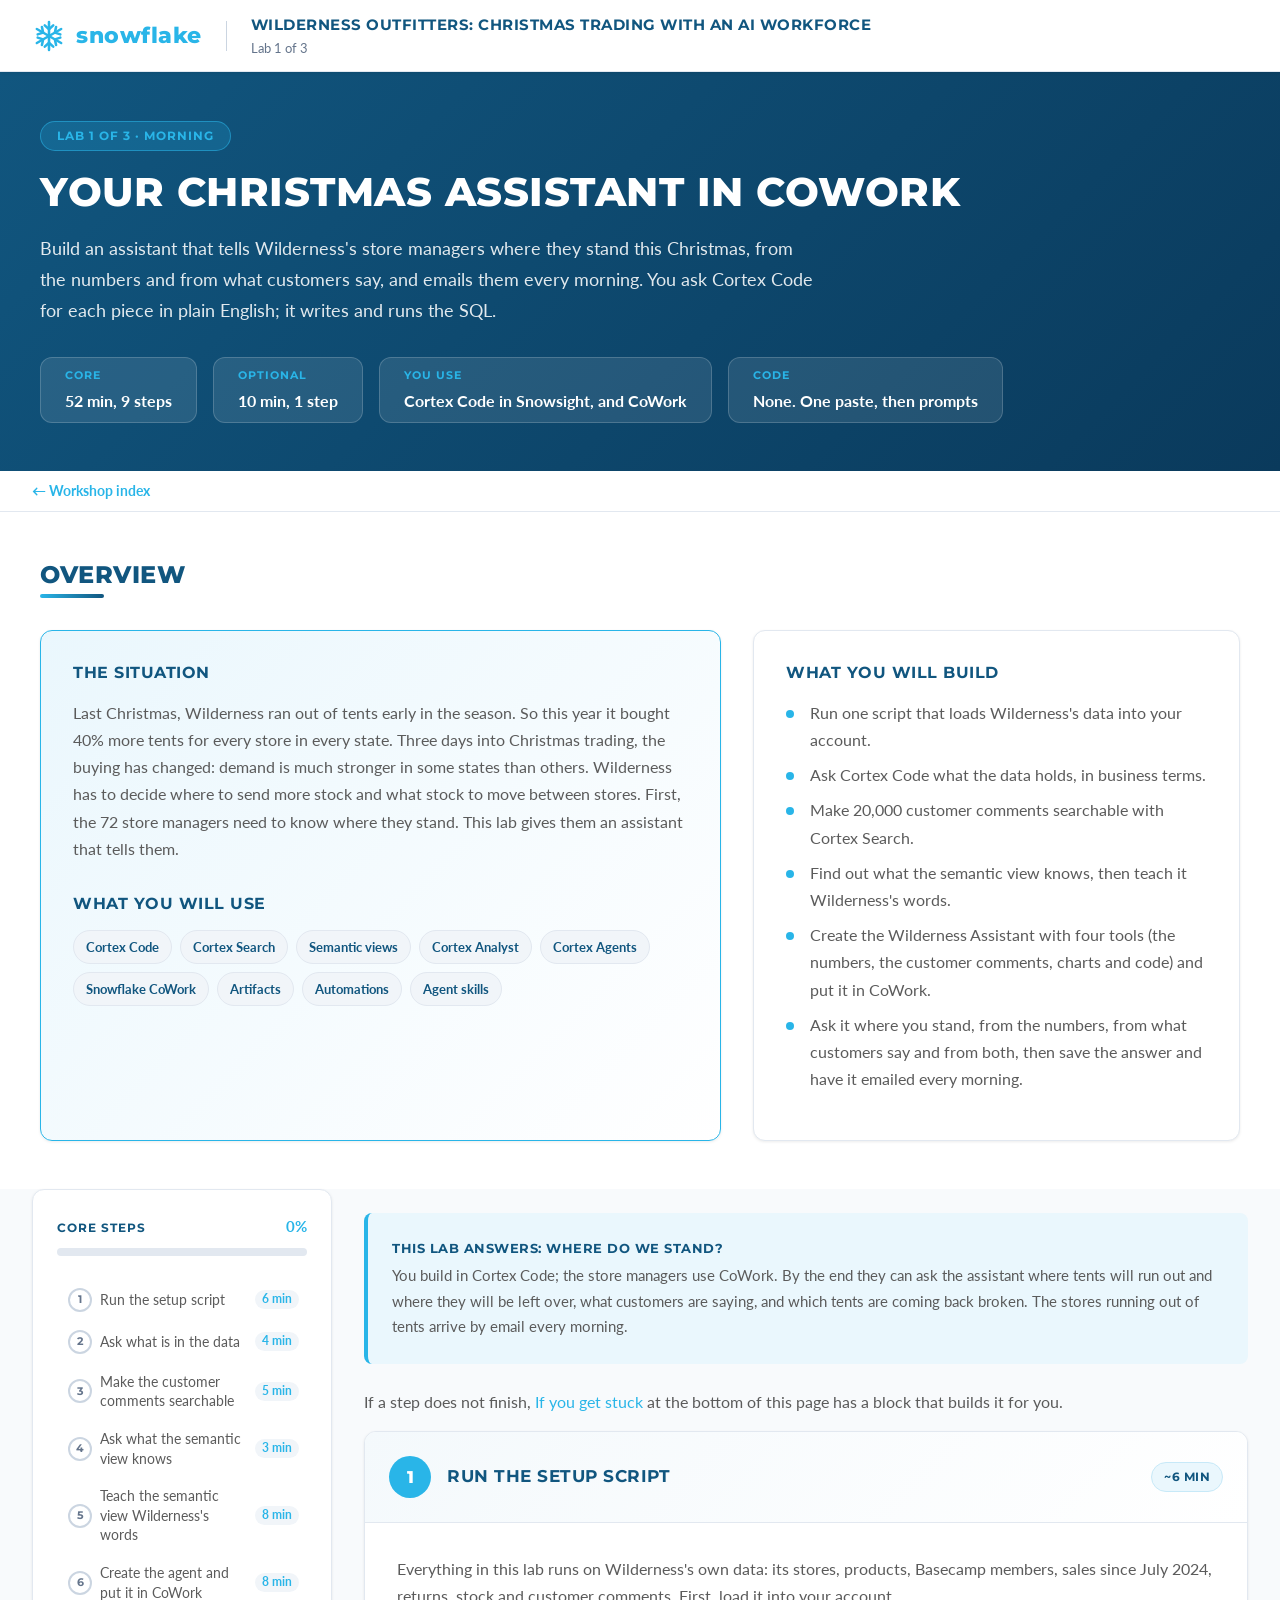
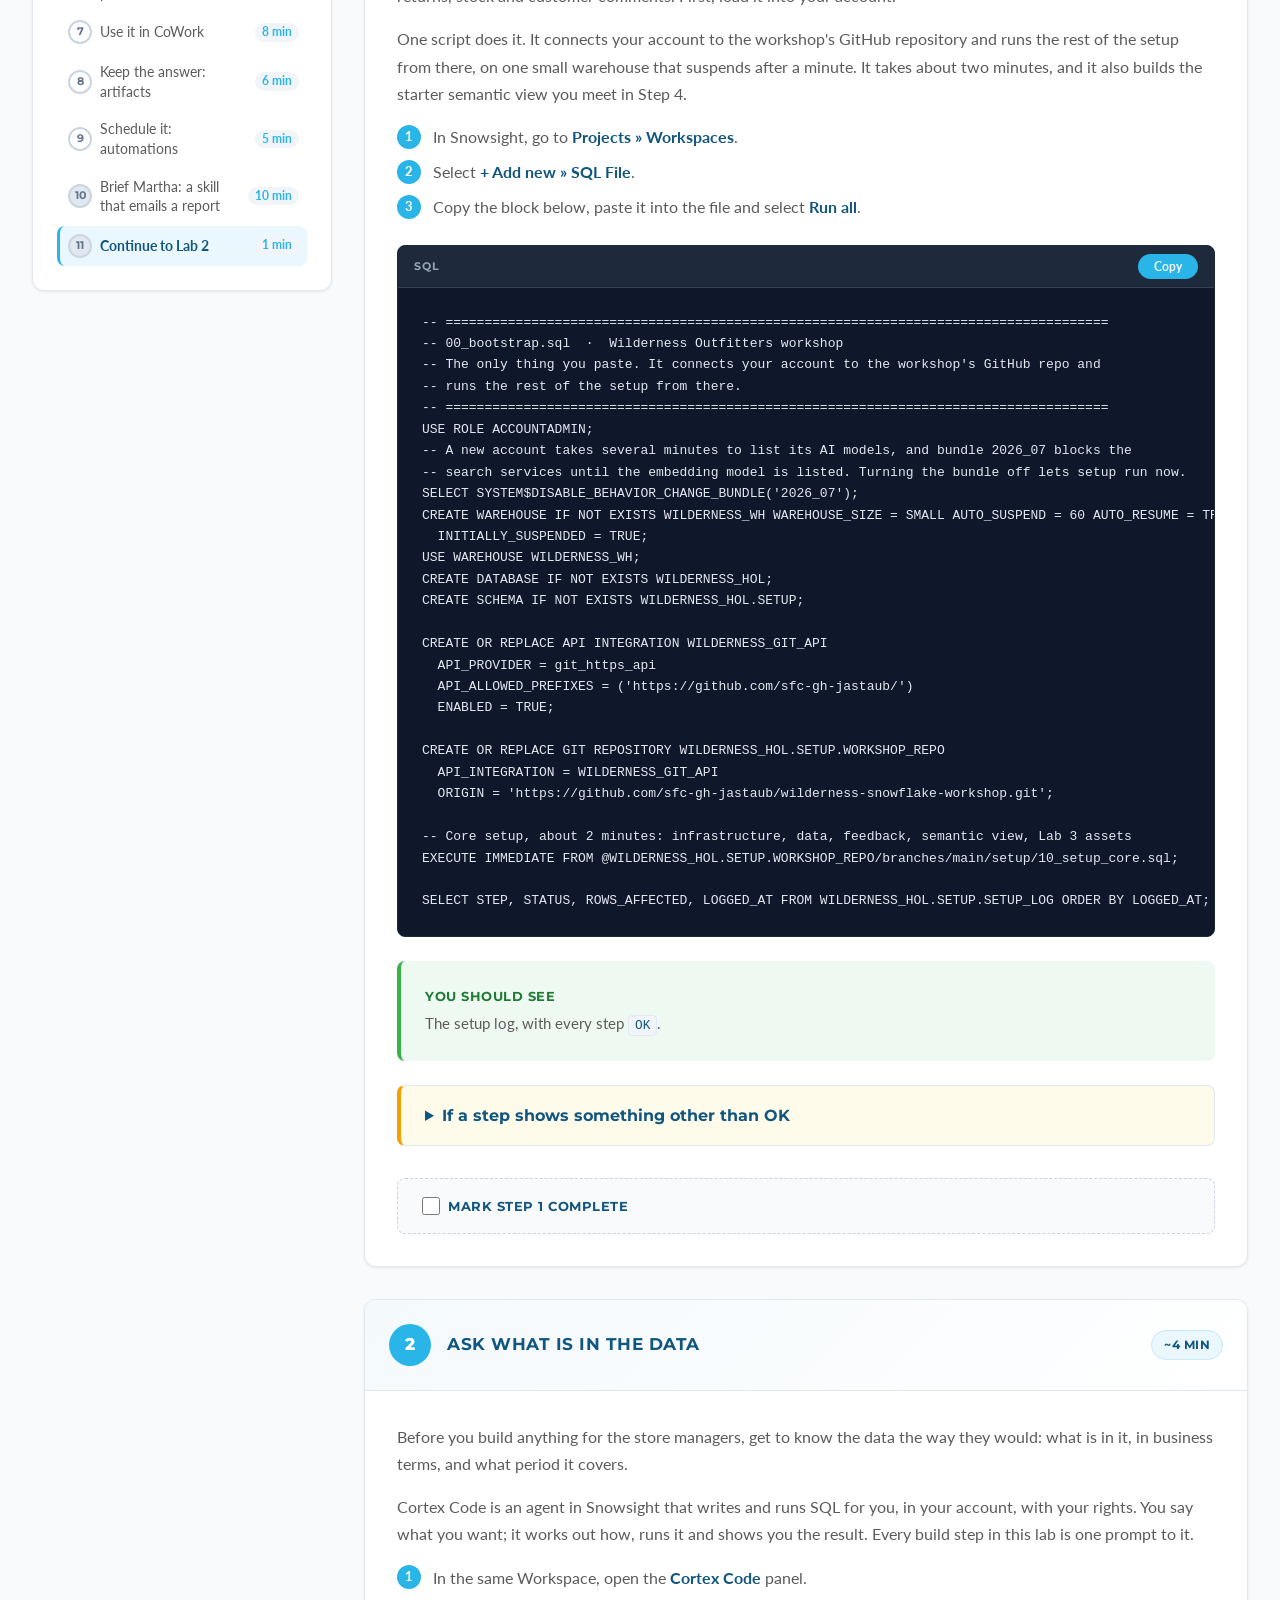
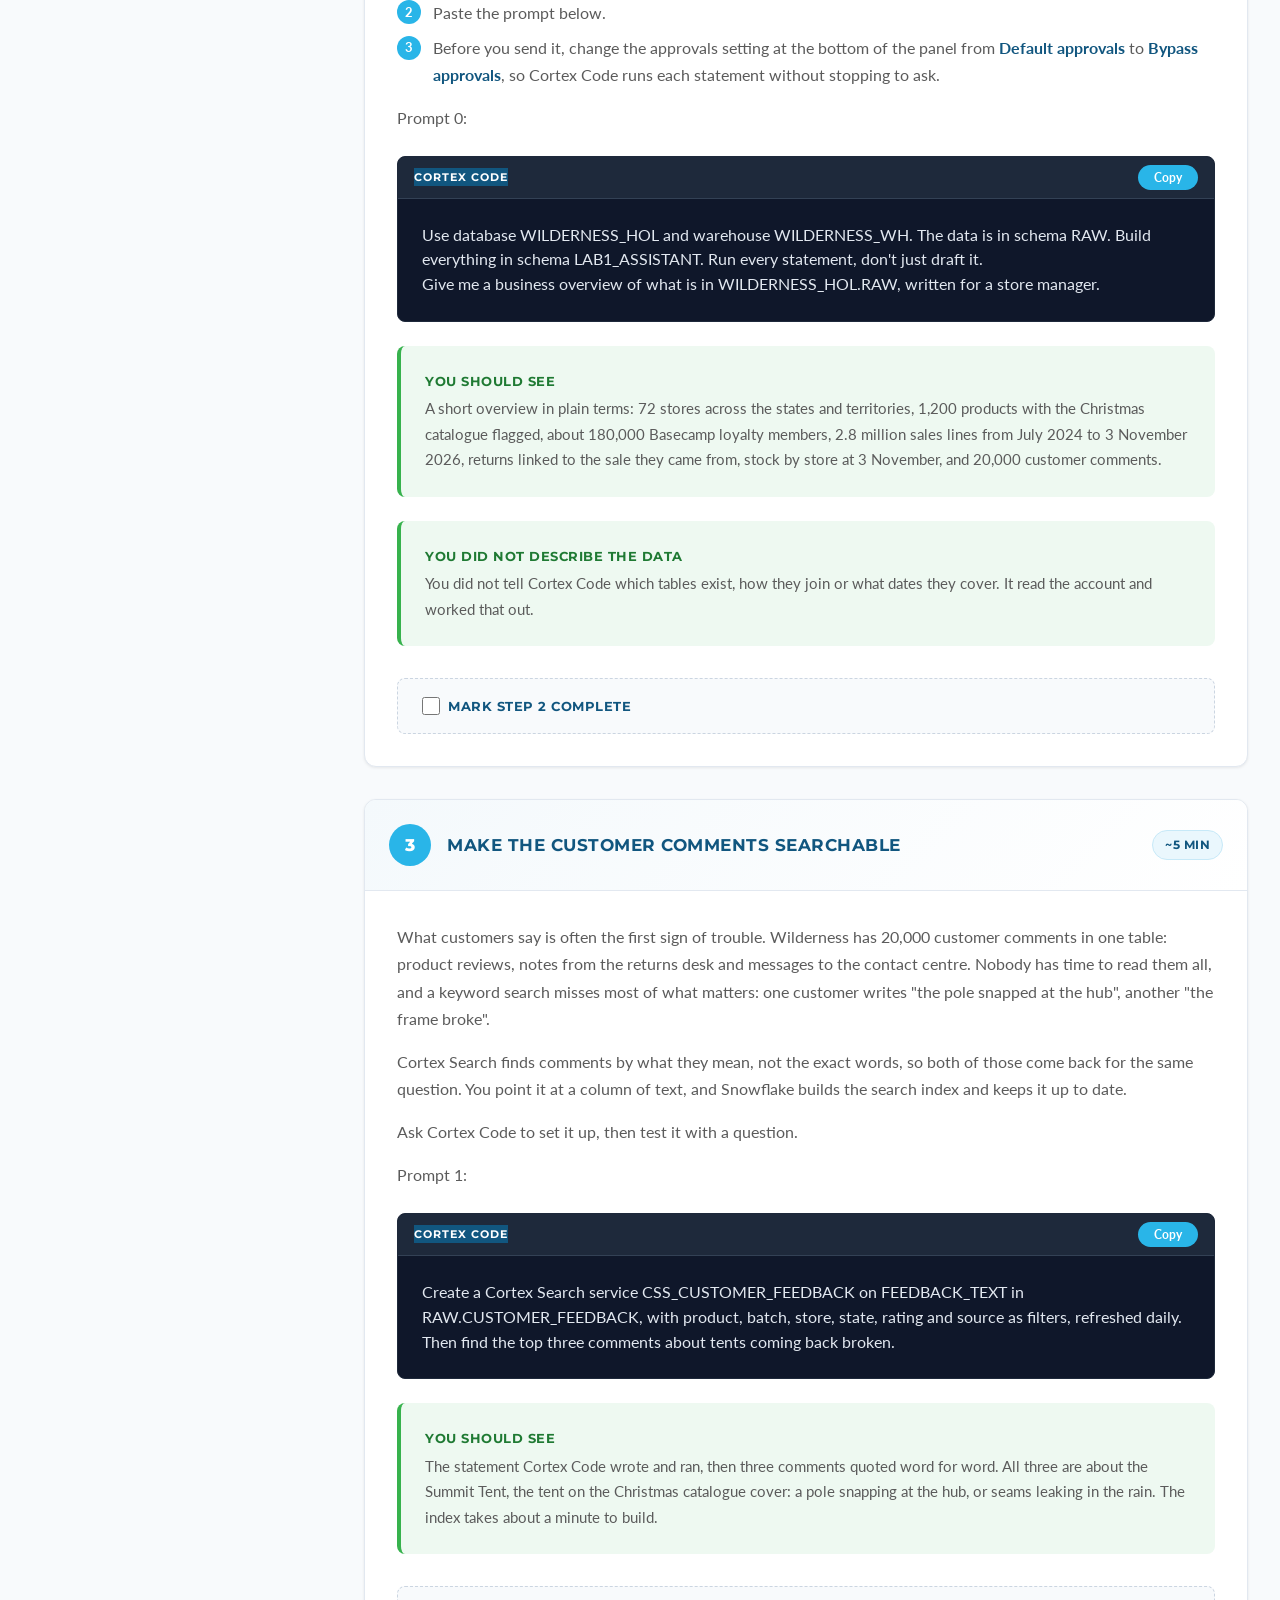
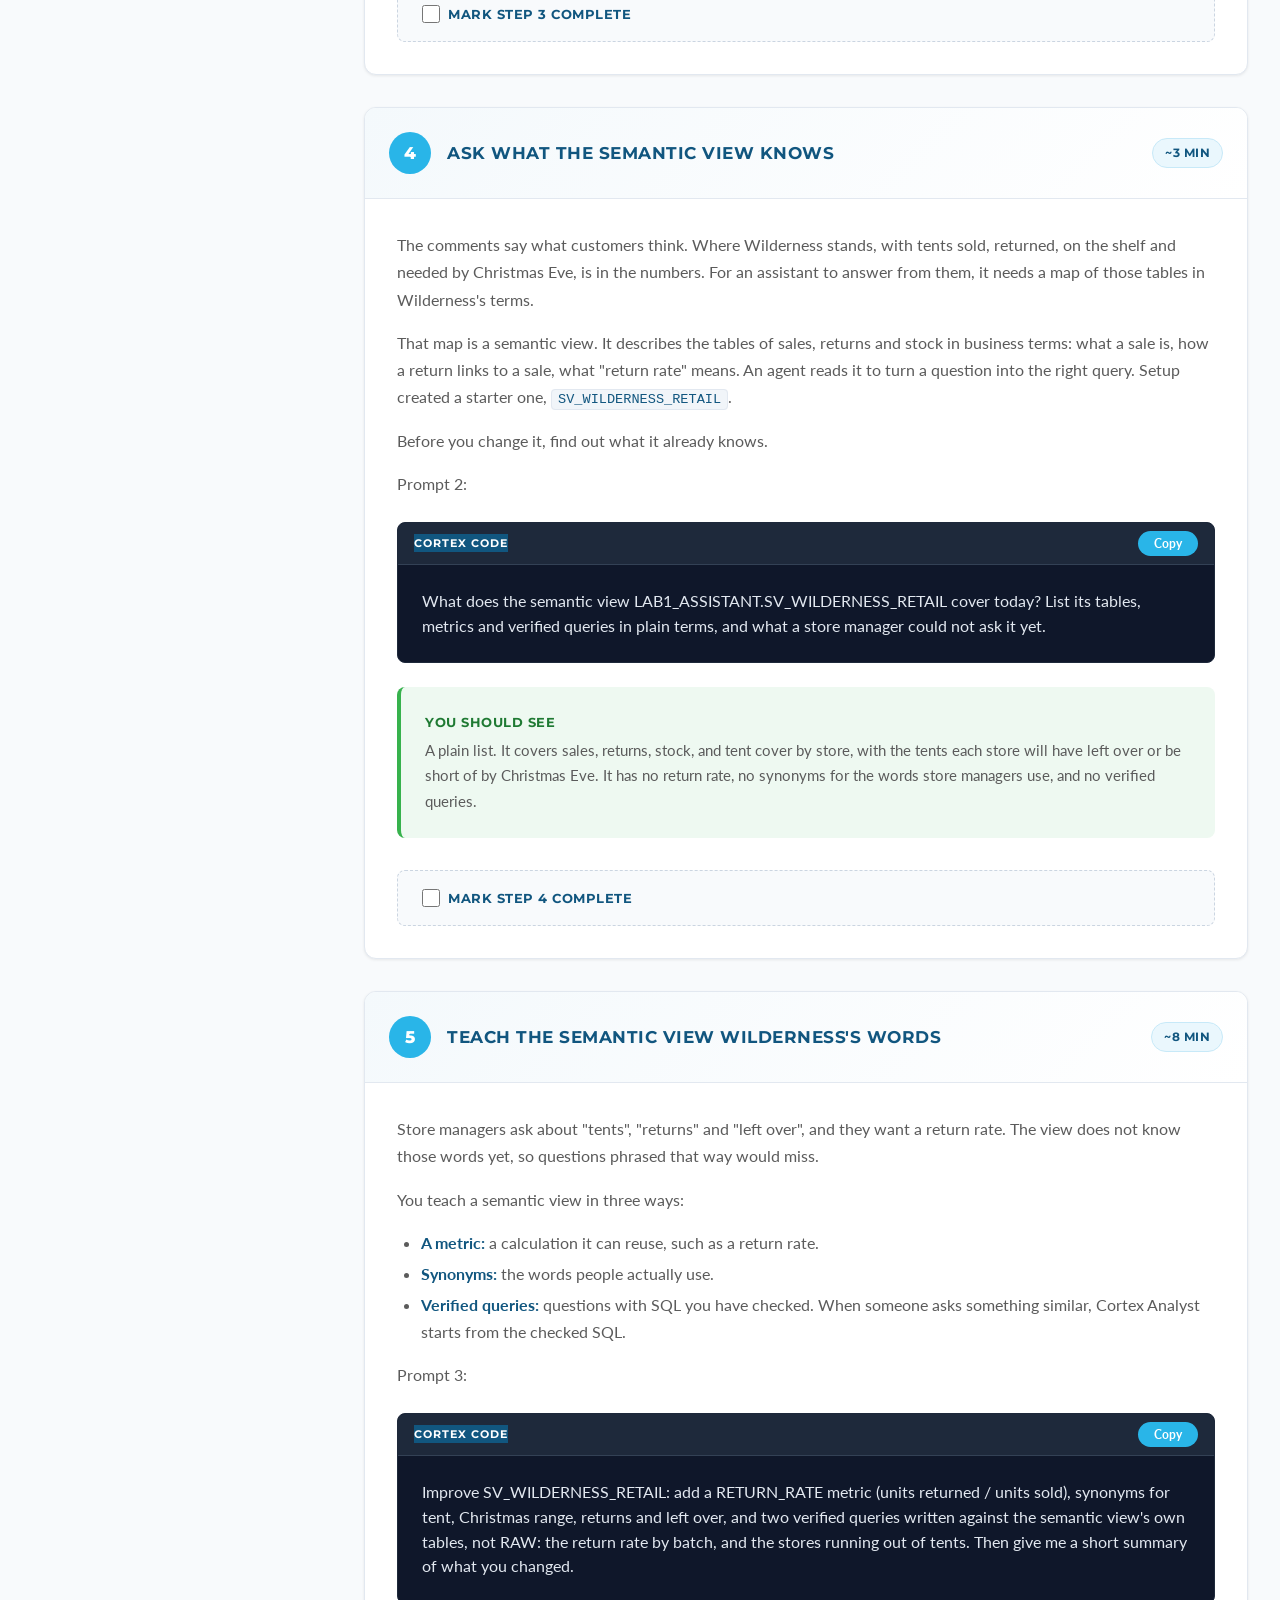
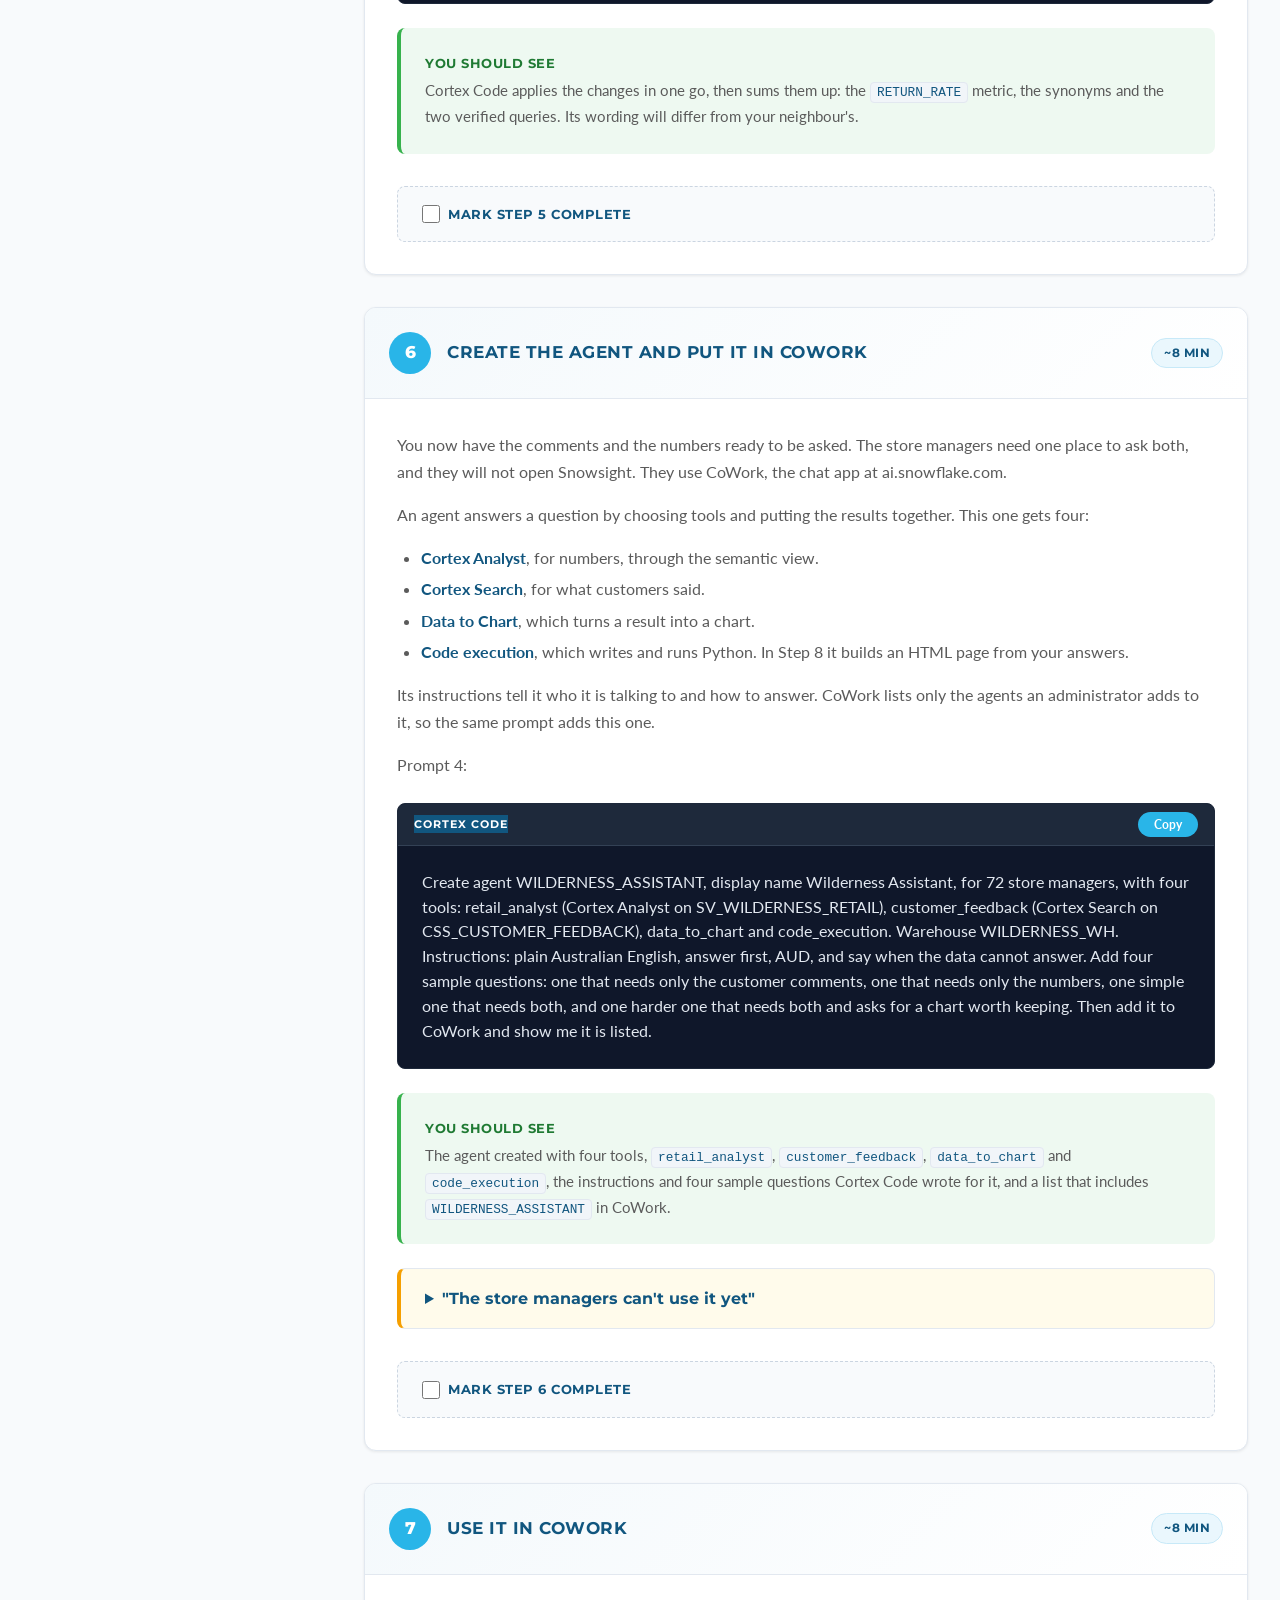
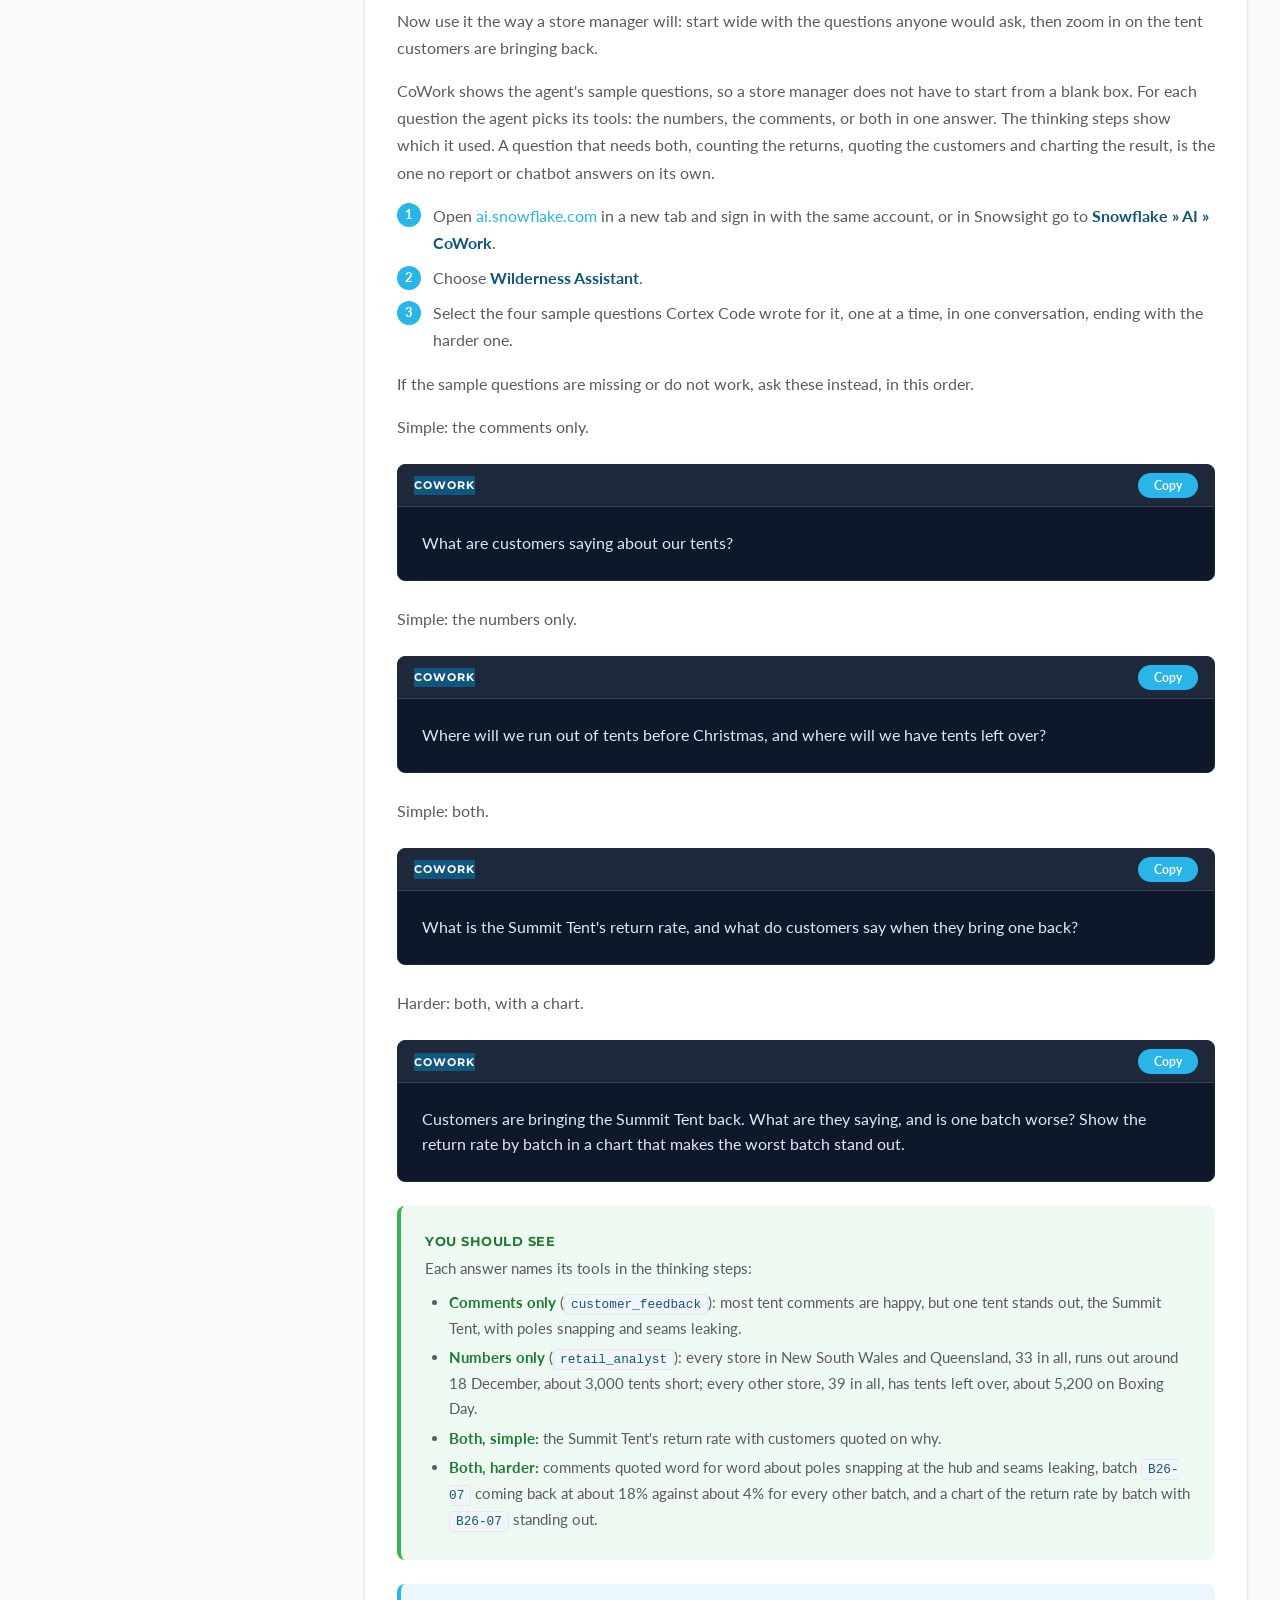
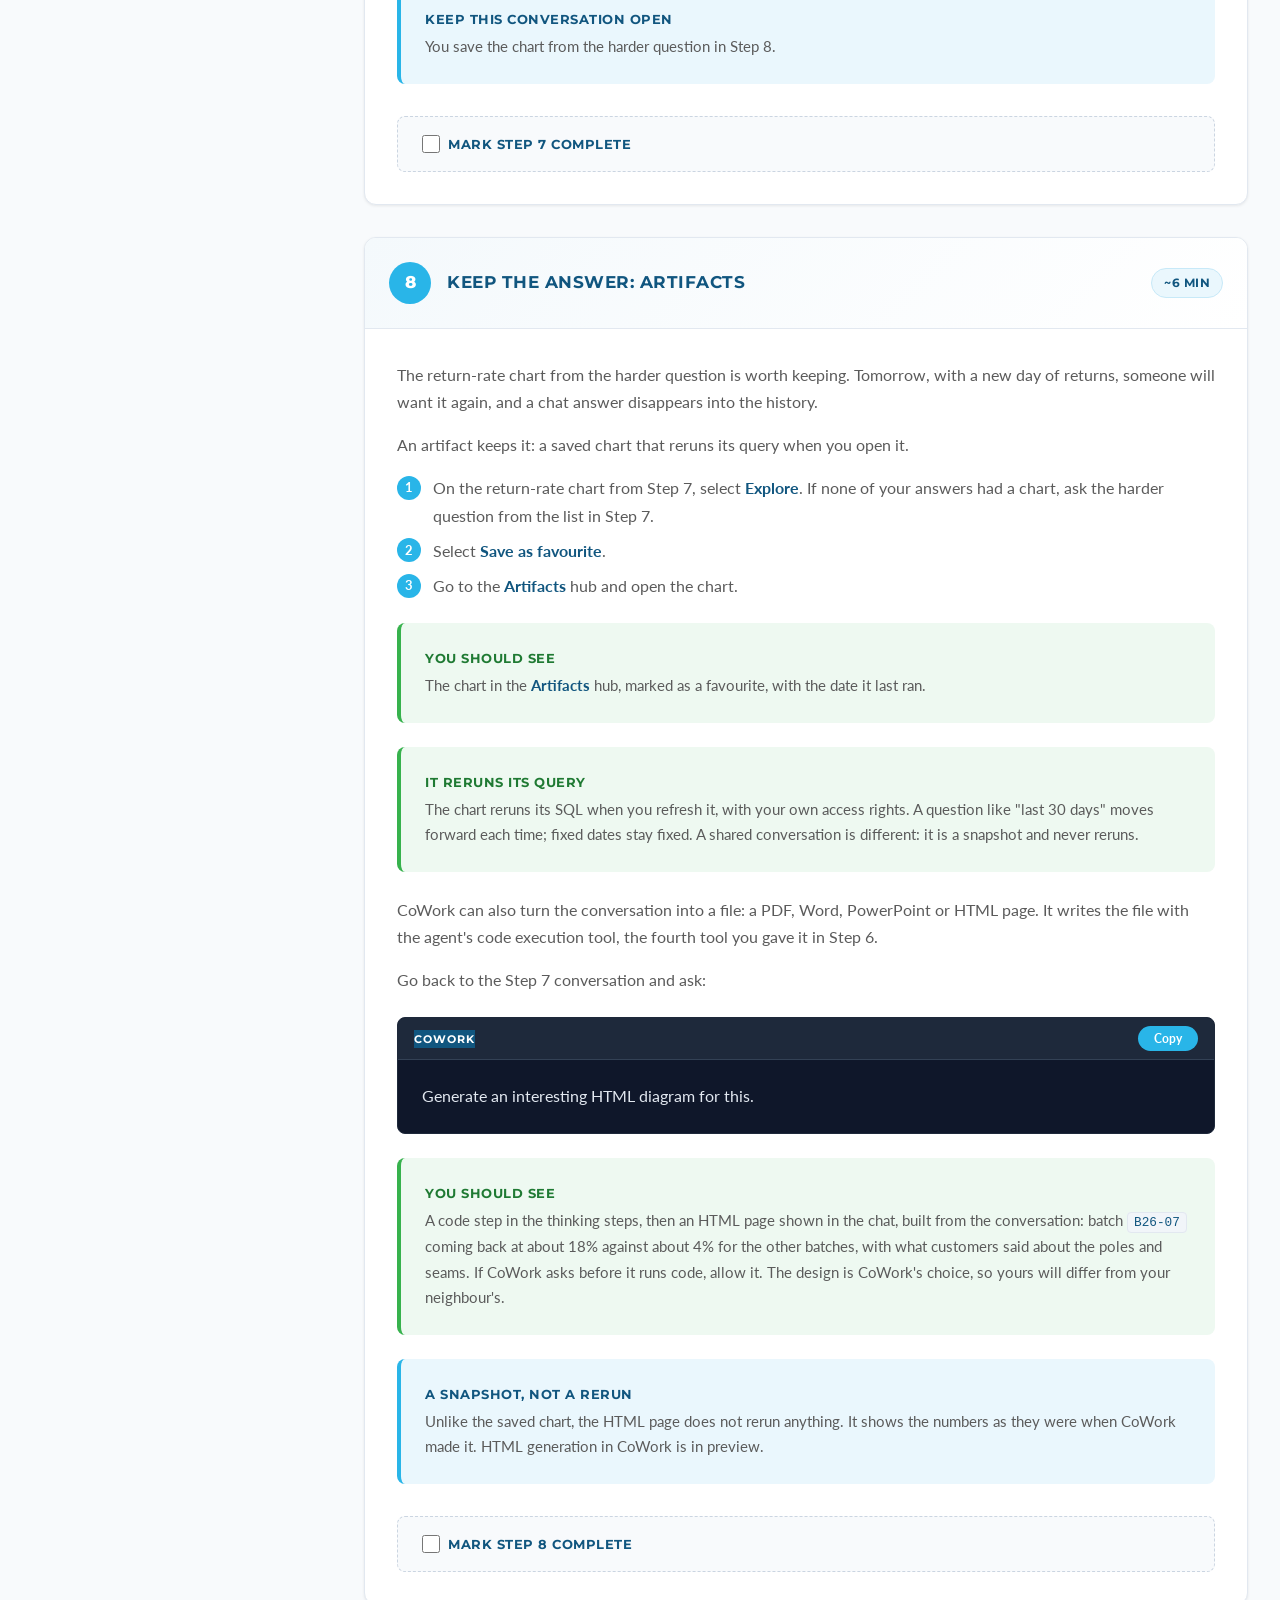
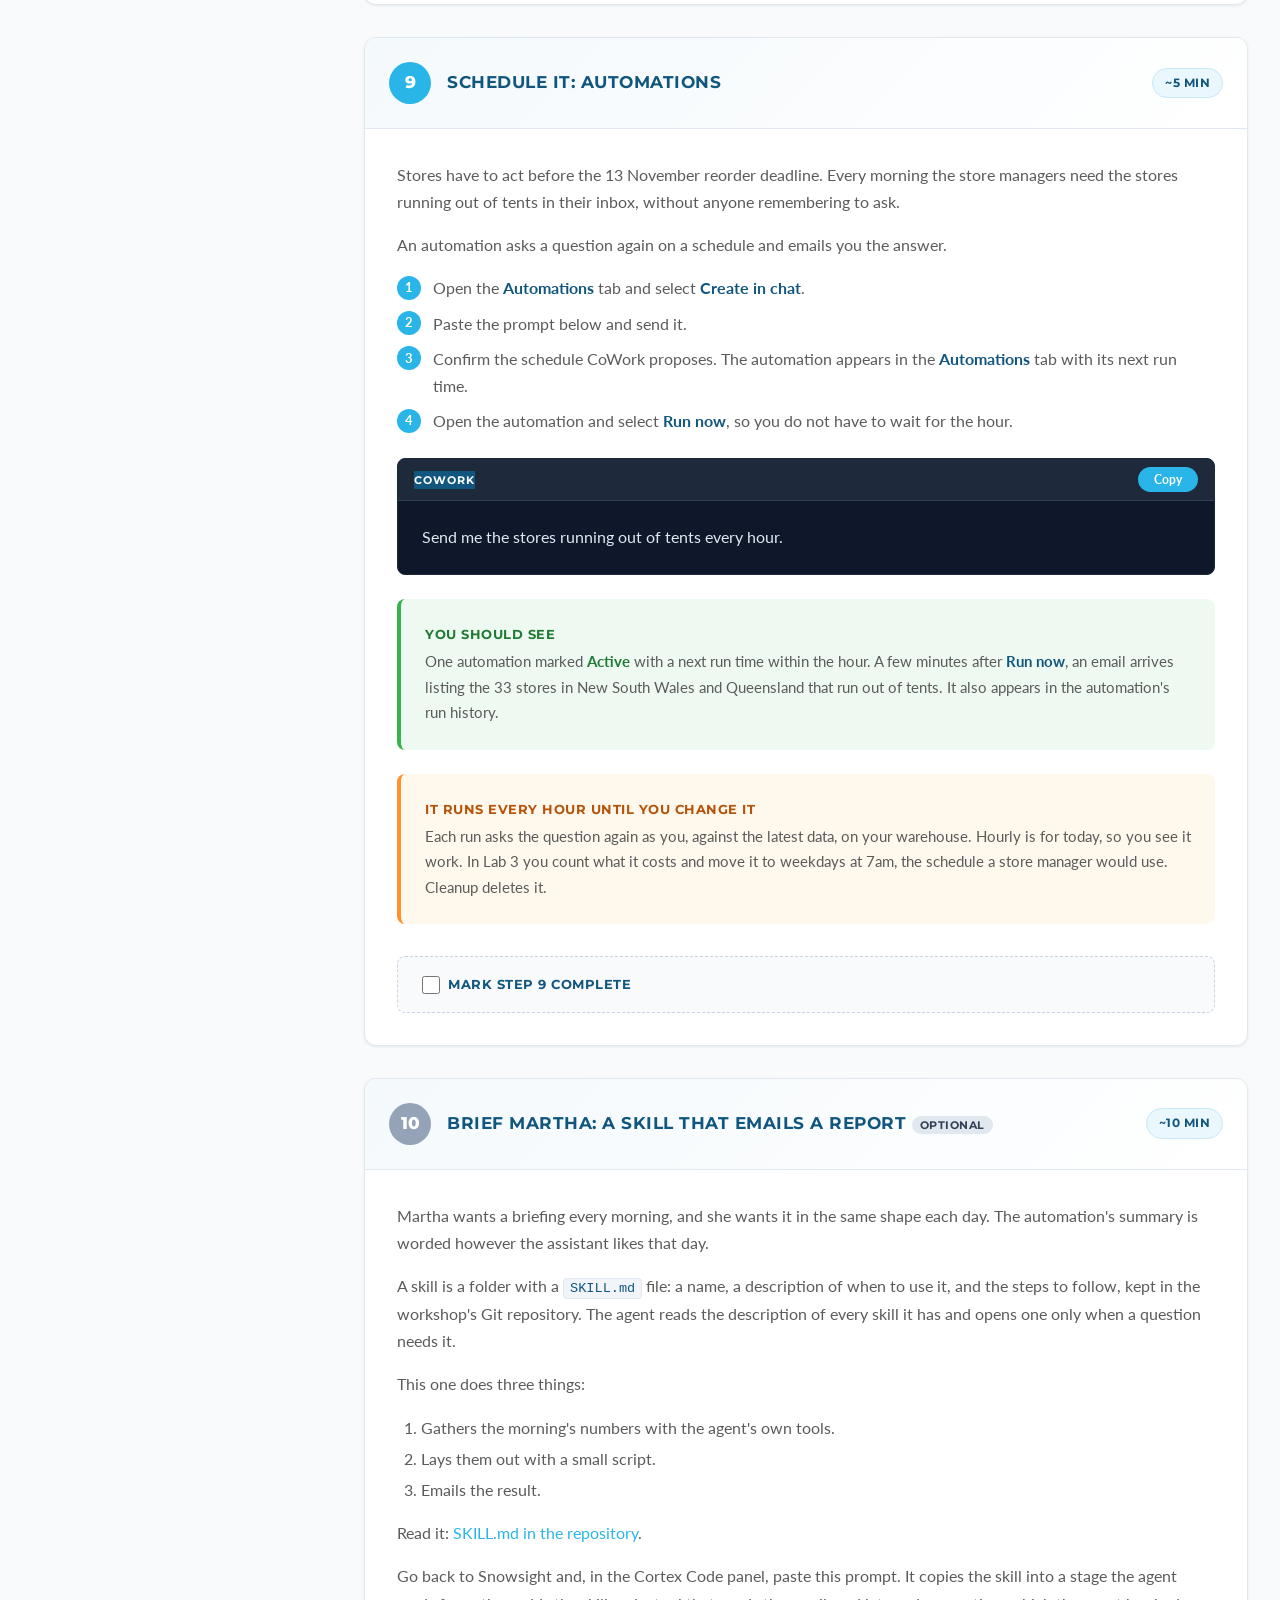
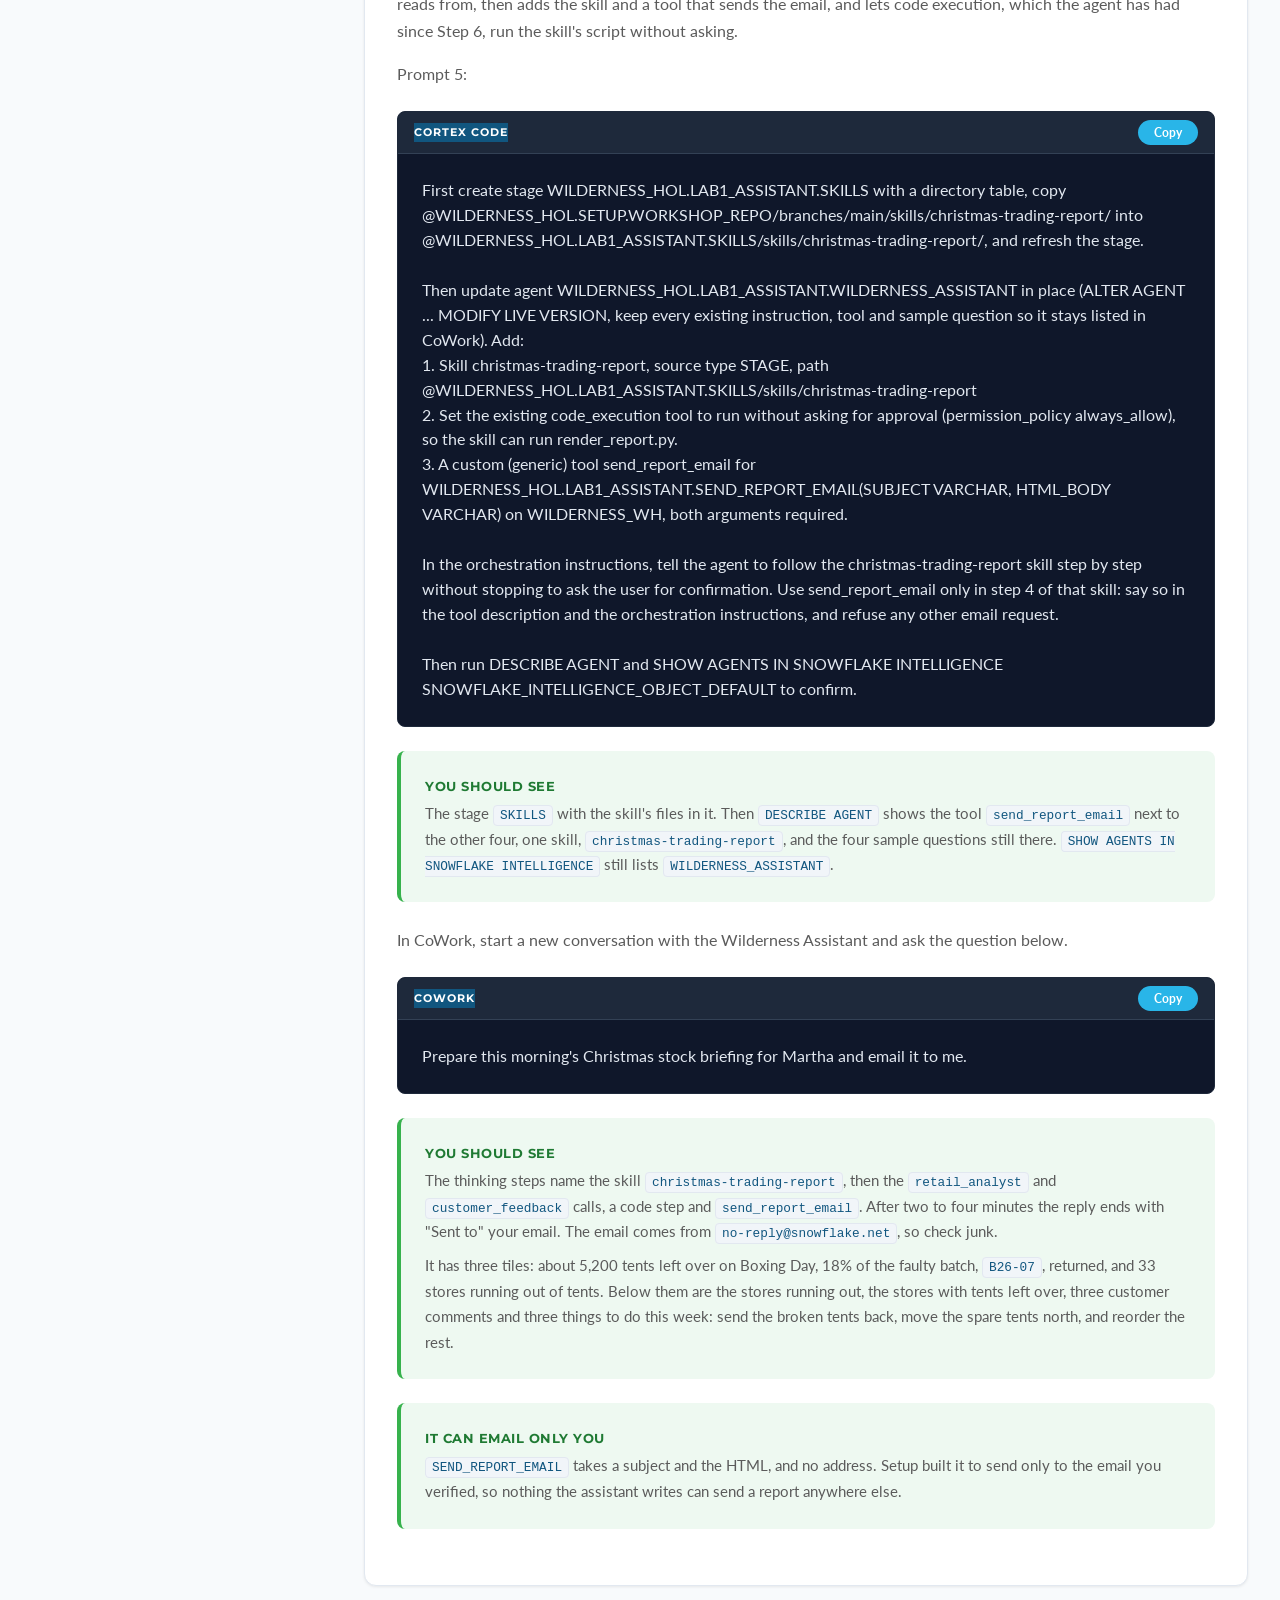
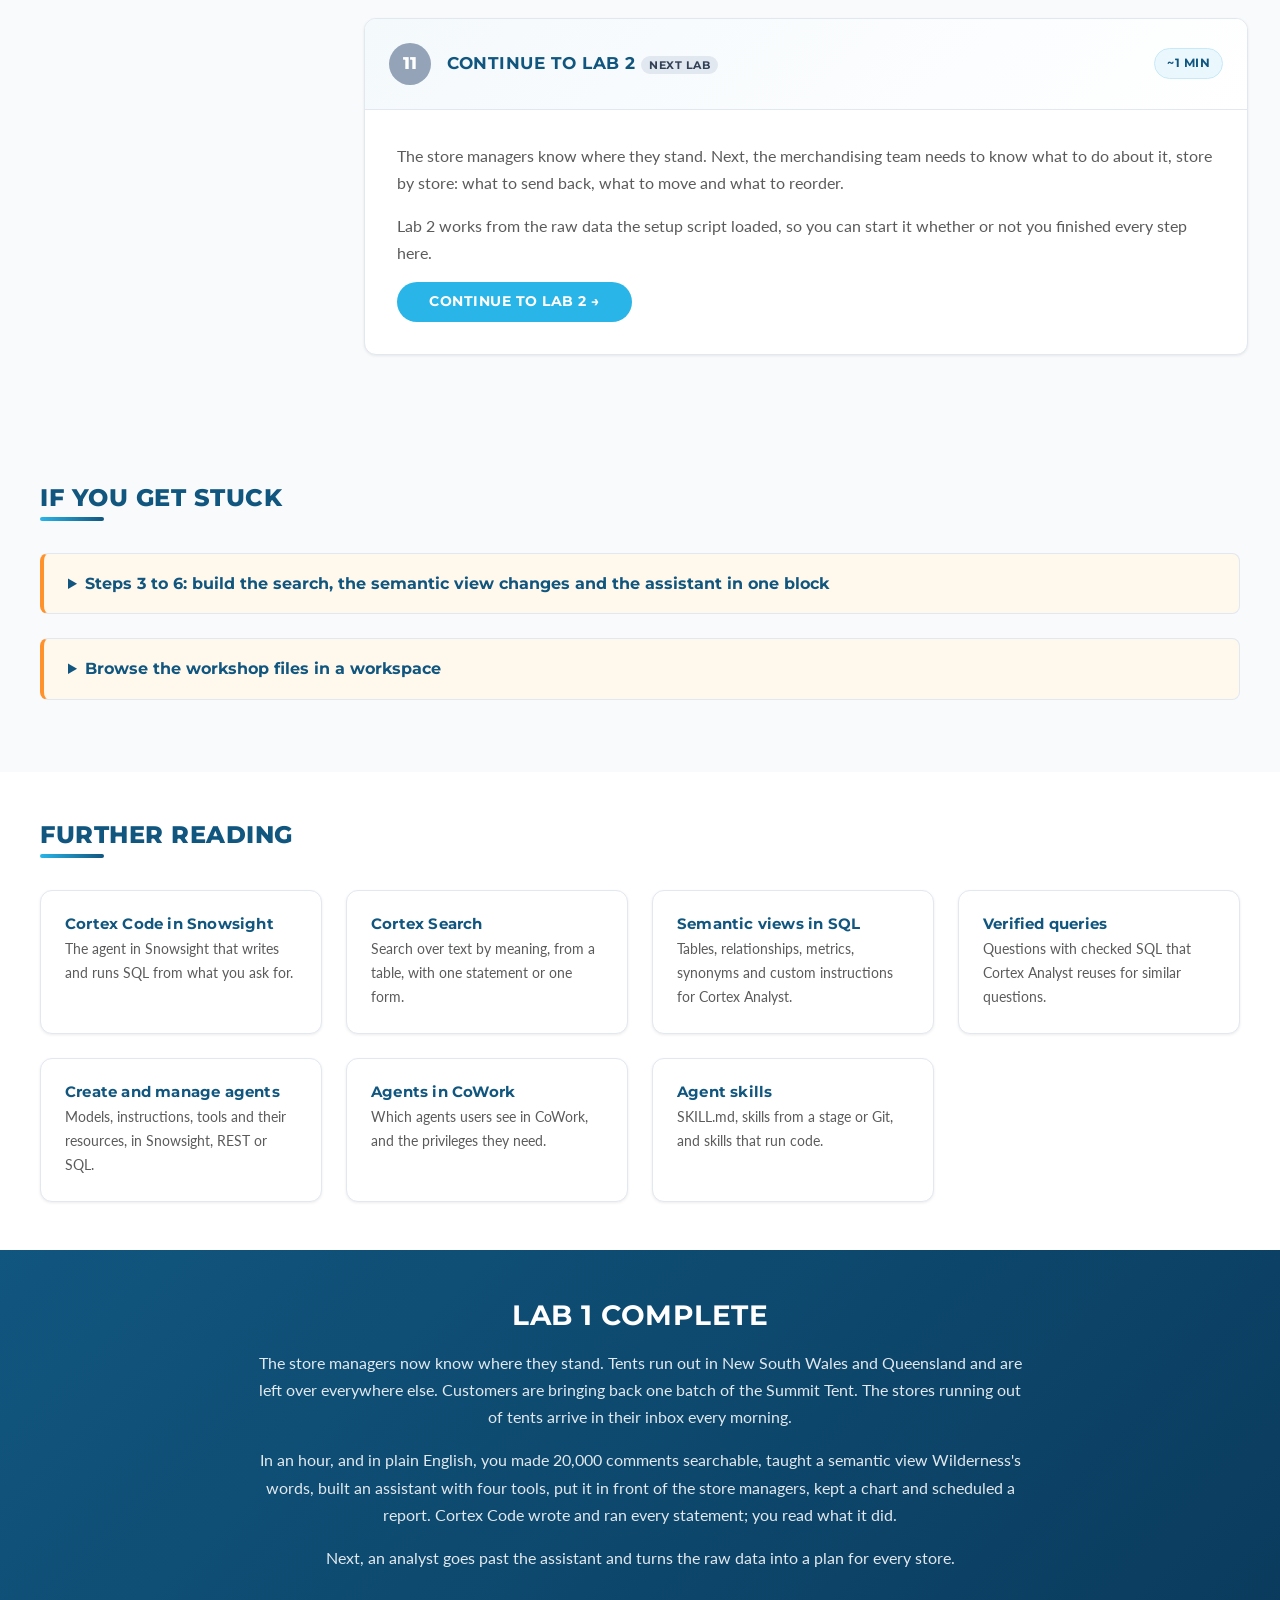
<file: lab1_cowork.html>
<!DOCTYPE html>
<html lang="en">
<head>
<meta charset="utf-8">
<meta name="viewport" content="width=device-width, initial-scale=1">
<meta name="snowflake-source" content="cortex-agent-authored">
<title>Lab 1: Your Christmas assistant in CoWork</title>
<script type="application/json" id="snowflake-report-metadata">{
 "generated": "2026-11-04",
 "intent": "Lab 1: Your Christmas assistant in CoWork",
 "producerNotes": "Built by _build/build.py from _build/src/guides. Figures were measured on the build account; screenshots are captured at the dry run.",
 "sections": [
  {
   "id": "step-1",
   "title": "Run the setup script"
  },
  {
   "id": "step-2",
   "title": "Ask what is in the data"
  },
  {
   "id": "step-3",
   "title": "Make the customer comments searchable"
  },
  {
   "id": "step-4",
   "title": "Ask what the semantic view knows"
  },
  {
   "id": "step-5",
   "title": "Teach the semantic view Wilderness's words"
  },
  {
   "id": "step-6",
   "title": "Create the agent and put it in CoWork"
  },
  {
   "id": "step-7",
   "title": "Use it in CoWork"
  },
  {
   "id": "step-8",
   "title": "Keep the answer: artifacts"
  },
  {
   "id": "step-9",
   "title": "Schedule it: automations"
  },
  {
   "id": "step-10",
   "title": "Brief Martha: a skill that emails a report"
  },
  {
   "id": "step-11",
   "title": "Continue to Lab 2"
  }
 ]
}</script>
<link rel="preconnect" href="https://fonts.googleapis.com">
<link rel="preconnect" href="https://fonts.gstatic.com" crossorigin>
<link href="https://fonts.googleapis.com/css2?family=Montserrat:wght@600;700;800&family=Lato:wght@300;400;700&display=swap" rel="stylesheet">
<style>

/* ============================================================
   Snowflake HOL base stylesheet (S1): extracted from fsi_generic/fsi_workshop_lab1_foundation.html
   ============================================================ */

:root {
    /* Brand */
    --sf-blue: #29B5E8;
    --sf-mid-blue: #11567F;
    --sf-deep-blue: #0a3a5c;
    --sf-text: #5B5B5B;
    --sf-heading: #11567F;
    --sf-orange: #ff922b;
    --sf-green: #37B24D;
    --sf-red: #E03131;
    --sf-yellow: #F59F00;

    /* Neutrals */
    --gray-50: #f8fafc;
    --gray-100: #f1f5f9;
    --gray-200: #e2e8f0;
    --gray-300: #cbd5e1;
    --gray-400: #94a3b8;
    --gray-500: #64748b;
    --gray-700: #334155;
    --gray-800: #1e293b;
    --gray-900: #0f172a;

    /* Type */
    --font-heading: 'Montserrat', -apple-system, BlinkMacSystemFont, 'Segoe UI', sans-serif;
    --font-body: 'Lato', -apple-system, BlinkMacSystemFont, 'Segoe UI', sans-serif;
    --font-mono: 'SFMono-Regular', 'JetBrains Mono', Menlo, Consolas, 'Courier New', monospace;

    /* Spacing */
    --space-xs: 0.25rem;
    --space-sm: 0.5rem;
    --space-md: 1rem;
    --space-lg: 1.5rem;
    --space-xl: 2rem;
    --space-2xl: 3rem;

    /* Radius */
    --radius-sm: 4px;
    --radius-md: 8px;
    --radius-lg: 12px;
    --radius-xl: 16px;
    --radius-full: 9999px;

    /* Shadows */
    --shadow-sm: 0 1px 3px rgba(0,0,0,0.08);
    --shadow-md: 0 4px 14px rgba(0,0,0,0.10);
    --shadow-lg: 0 10px 30px rgba(0,0,0,0.12);

    /* Layout */
    --header-height: 72px;
    --sidebar-width: 300px;
    --content-max-width: 900px;

    --transition-fast: 150ms ease;
    --transition-normal: 280ms ease;
}

/* ---------- Reset ---------- */
*, *::before, *::after { box-sizing: border-box; margin: 0; padding: 0; }

html {
    scroll-behavior: smooth;
    scroll-padding-top: calc(var(--header-height) + var(--space-lg));
}

body {
    font-family: var(--font-body);
    font-size: 16px;
    line-height: 1.7;
    color: var(--sf-text);
    background: var(--gray-50);
    -webkit-font-smoothing: antialiased;
    -moz-osx-font-smoothing: grayscale;
}

img { max-width: 100%; height: auto; display: block; }

h1, h2, h3, h4, h5 {
    font-family: var(--font-heading);
    color: var(--sf-heading);
    text-transform: uppercase;
    letter-spacing: 0.5px;
    line-height: 1.25;
    font-weight: 700;
}

h4, h5 { text-transform: none; letter-spacing: 0.2px; }

p { margin-bottom: var(--space-md); }
p:last-child { margin-bottom: 0; }

a { color: var(--sf-blue); text-decoration: none; transition: color var(--transition-fast); }
a:hover { color: var(--sf-mid-blue); }

ul, ol { margin: 0 0 var(--space-md) var(--space-lg); }
li { margin-bottom: var(--space-xs); }

strong { color: var(--sf-mid-blue); font-weight: 700; }

code:not(pre code) {
    font-family: var(--font-mono);
    font-size: 0.85em;
    background: var(--gray-100);
    color: var(--sf-mid-blue);
    padding: 2px 6px;
    border-radius: var(--radius-sm);
    border: 1px solid var(--gray-200);
}

/* ---------- Header ---------- */
.hol-header {
    position: fixed;
    top: 0; left: 0; right: 0;
    height: var(--header-height);
    background: #ffffff;
    border-bottom: 1px solid var(--gray-200);
    box-shadow: var(--shadow-sm);
    z-index: 200;
}

.header-container {
    max-width: 1500px;
    margin: 0 auto;
    height: 100%;
    display: flex;
    align-items: center;
    gap: var(--space-lg);
    padding: 0 var(--space-xl);
}

.snowflake-logo { height: 48px; width: auto; }

.logo-divider { width: 1px; height: 30px; background: var(--gray-300); flex-shrink: 0; }

.header-title {
    font-family: var(--font-heading);
    font-size: 0.9375rem;
    font-weight: 700;
    text-transform: uppercase;
    letter-spacing: 0.5px;
    color: var(--sf-mid-blue);
}

.header-title span {
    display: block;
    font-family: var(--font-body);
    font-size: 0.8125rem;
    font-weight: 400;
    text-transform: none;
    letter-spacing: 0;
    color: var(--gray-500);
}

/* ---------- Hero ---------- */
.hero-section {
    margin-top: var(--header-height);
    background: linear-gradient(135deg, #11567F 0%, #0a3a5c 100%);
    color: #ffffff;
    padding: var(--space-2xl) var(--space-xl);
}

.hero-container { max-width: 1200px; margin: 0 auto; }

.hero-badge {
    display: inline-block;
    background: rgba(41,181,232,0.20);
    border: 1px solid rgba(41,181,232,0.55);
    color: var(--sf-blue);
    padding: var(--space-xs) var(--space-md);
    border-radius: var(--radius-full);
    font-family: var(--font-heading);
    font-size: 0.75rem;
    font-weight: 700;
    text-transform: uppercase;
    letter-spacing: 1px;
    margin-bottom: var(--space-md);
}

.hero-title {
    font-size: 2.5rem;
    font-weight: 800;
    color: #ffffff;
    margin-bottom: var(--space-md);
}

.hero-subtitle {
    font-size: 1.125rem;
    color: rgba(255,255,255,0.88);
    max-width: 780px;
    margin-bottom: var(--space-xl);
}

.hero-meta { display: flex; flex-wrap: wrap; gap: var(--space-md); }

.meta-item {
    background: rgba(255,255,255,0.10);
    border: 1px solid rgba(255,255,255,0.18);
    border-radius: var(--radius-lg);
    padding: var(--space-sm) var(--space-lg);
    min-width: 150px;
}

.meta-label {
    display: block;
    font-family: var(--font-heading);
    font-size: 0.6875rem;
    font-weight: 700;
    text-transform: uppercase;
    letter-spacing: 1px;
    color: var(--sf-blue);
    margin-bottom: 2px;
}

.meta-value { font-size: 1rem; font-weight: 700; color: #ffffff; }

/* ---------- Breadcrumb ---------- */
.breadcrumb-bar {
    background: #ffffff;
    border-bottom: 1px solid var(--gray-200);
    padding: var(--space-sm) var(--space-xl);
}

.breadcrumb-inner { max-width: 1500px; margin: 0 auto; font-size: 0.875rem; }

.breadcrumb-inner a { font-weight: 700; }

/* ---------- Content sections ---------- */
.content-section { padding: var(--space-2xl) var(--space-xl); }
.content-section.alt-bg { background: #ffffff; }

.section-container { max-width: 1200px; margin: 0 auto; }

.section-title {
    font-size: 1.5rem;
    font-weight: 800;
    margin-bottom: var(--space-xl);
    padding-bottom: var(--space-sm);
    position: relative;
}

.section-title::after {
    content: '';
    position: absolute;
    left: 0; bottom: 0;
    width: 64px; height: 4px;
    background: linear-gradient(90deg, var(--sf-blue), var(--sf-mid-blue));
    border-radius: var(--radius-full);
}

.overview-grid {
    display: grid;
    grid-template-columns: 1.4fr 1fr;
    gap: var(--space-xl);
}

.overview-card {
    background: #ffffff;
    border: 1px solid var(--gray-200);
    border-radius: var(--radius-lg);
    padding: var(--space-xl);
    box-shadow: var(--shadow-sm);
}

.overview-card.highlight {
    background: linear-gradient(135deg, #eaf7fd 0%, #ffffff 100%);
    border-color: var(--sf-blue);
}

.overview-card h3 { font-size: 1rem; margin-bottom: var(--space-md); }

.learning-list { list-style: none; margin-left: 0; }

.learning-list li {
    position: relative;
    padding-left: var(--space-lg);
    margin-bottom: var(--space-sm);
}

.learning-list li::before {
    content: '';
    position: absolute;
    left: 0; top: 11px;
    width: 8px; height: 8px;
    background: var(--sf-blue);
    border-radius: 50%;
}

.tech-tags { display: flex; flex-wrap: wrap; gap: var(--space-sm); }

.tech-tag {
    display: inline-flex;
    align-items: center;
    background: var(--gray-100);
    border: 1px solid var(--gray-200);
    color: var(--sf-mid-blue);
    padding: 5px 12px;
    border-radius: var(--radius-full);
    font-size: 0.8125rem;
    font-weight: 700;
}

/* ---------- Layout: sidebar + steps ---------- */
.lab-layout {
    max-width: 1500px;
    margin: 0 auto;
    display: flex;
    align-items: flex-start;
    gap: var(--space-xl);
    padding: 0 var(--space-xl) var(--space-2xl);
}

/* ---------- Sidebar nav ---------- */
.sidebar-nav {
    position: sticky;
    top: calc(var(--header-height) + var(--space-lg));
    width: var(--sidebar-width);
    flex-shrink: 0;
    background: #ffffff;
    border: 1px solid var(--gray-200);
    border-radius: var(--radius-lg);
    padding: var(--space-lg);
    box-shadow: var(--shadow-sm);
    max-height: calc(100vh - var(--header-height) - var(--space-2xl));
    overflow-y: auto;
}

.progress-header {
    display: flex;
    justify-content: space-between;
    align-items: baseline;
    margin-bottom: var(--space-sm);
}

.progress-label {
    font-family: var(--font-heading);
    font-size: 0.75rem;
    font-weight: 700;
    text-transform: uppercase;
    letter-spacing: 1px;
    color: var(--sf-mid-blue);
}

.progress-percent { font-weight: 700; color: var(--sf-blue); font-size: 0.9375rem; }

.progress-bar {
    height: 8px;
    background: var(--gray-200);
    border-radius: var(--radius-full);
    overflow: hidden;
    margin-bottom: var(--space-lg);
}

.progress-fill {
    height: 100%;
    width: 0%;
    background: linear-gradient(90deg, var(--sf-blue), var(--sf-green));
    border-radius: var(--radius-full);
    transition: width var(--transition-normal);
}

.steps-nav { display: flex; flex-direction: column; gap: 2px; }

.step-nav-item {
    display: flex;
    align-items: center;
    gap: var(--space-sm);
    padding: var(--space-sm) var(--space-sm);
    border-radius: var(--radius-md);
    color: var(--sf-text);
    font-size: 0.875rem;
    line-height: 1.4;
    border-left: 3px solid transparent;
    transition: all var(--transition-fast);
}

.step-nav-item:hover { background: var(--gray-100); color: var(--sf-mid-blue); }

.step-nav-item.active {
    background: #eaf7fd;
    border-left-color: var(--sf-blue);
    color: var(--sf-mid-blue);
    font-weight: 700;
}

.step-nav-item.completed .nav-index {
    background: var(--sf-green);
    border-color: var(--sf-green);
    color: #ffffff;
}

.nav-index {
    flex-shrink: 0;
    width: 24px; height: 24px;
    border-radius: 50%;
    border: 2px solid var(--gray-300);
    display: flex;
    align-items: center;
    justify-content: center;
    font-family: var(--font-heading);
    font-size: 0.6875rem;
    font-weight: 700;
    color: var(--gray-500);
}

.nav-text { flex: 1; }

.nav-time {
    flex-shrink: 0;
    font-size: 0.75rem;
    font-weight: 700;
    color: var(--sf-blue);
    background: var(--gray-100);
    padding: 1px 7px;
    border-radius: var(--radius-full);
    white-space: nowrap;
}

/* ---------- Steps container ---------- */
.steps-container {
    flex: 1;
    min-width: 0;
    max-width: var(--content-max-width);
}

.step-card {
    background: #ffffff;
    border: 1px solid var(--gray-200);
    border-radius: var(--radius-lg);
    margin-bottom: var(--space-xl);
    overflow: hidden;
    box-shadow: var(--shadow-sm);
    transition: box-shadow var(--transition-fast), border-color var(--transition-fast);
}

.step-card:hover { box-shadow: var(--shadow-md); }
.step-card.completed { border-color: var(--sf-green); }
.step-card.completed .step-number { background: var(--sf-green); }

.step-header {
    display: flex;
    align-items: center;
    gap: var(--space-md);
    padding: var(--space-lg);
    background: linear-gradient(135deg, #f4f9fc 0%, #ffffff 100%);
    border-bottom: 1px solid var(--gray-200);
    cursor: pointer;
    user-select: none;
}

.step-number {
    flex-shrink: 0;
    width: 42px; height: 42px;
    border-radius: 50%;
    background: var(--sf-blue);
    color: #ffffff;
    display: flex;
    align-items: center;
    justify-content: center;
    font-family: var(--font-heading);
    font-weight: 800;
    font-size: 1.0625rem;
}

.step-title { flex: 1; font-size: 1.0625rem; font-weight: 700; margin: 0; }

.step-duration {
    flex-shrink: 0;
    font-family: var(--font-heading);
    font-size: 0.75rem;
    font-weight: 700;
    text-transform: uppercase;
    letter-spacing: 0.5px;
    color: var(--sf-mid-blue);
    background: #eaf7fd;
    border: 1px solid #c7e9f8;
    padding: 4px 12px;
    border-radius: var(--radius-full);
    white-space: nowrap;
}

.step-content { padding: var(--space-xl); }
.step-content.collapsed { display: none; }

.step-content h3 {
    font-size: 1rem;
    margin: var(--space-xl) 0 var(--space-sm);
}

.step-content h3:first-child { margin-top: 0; }

.step-content h4 {
    font-size: 0.9375rem;
    color: var(--sf-mid-blue);
    margin: var(--space-lg) 0 var(--space-sm);
}

/* ---------- Code blocks ---------- */
.code-block {
    background: #0f172a;
    border-radius: var(--radius-md);
    margin: var(--space-lg) 0;
    overflow: hidden;
    border: 1px solid #1e293b;
}

.code-header {
    display: flex;
    align-items: center;
    justify-content: space-between;
    gap: var(--space-md);
    padding: var(--space-sm) var(--space-md);
    background: #1e293b;
    border-bottom: 1px solid #334155;
}

.code-lang {
    font-family: var(--font-heading);
    font-size: 0.6875rem;
    font-weight: 700;
    text-transform: uppercase;
    letter-spacing: 1px;
    color: var(--gray-400);
}

.btn-copy {
    background: var(--sf-blue);
    color: #ffffff;
    border: none;
    padding: 5px 16px;
    border-radius: var(--radius-full);
    font-family: var(--font-body);
    font-size: 0.75rem;
    font-weight: 700;
    cursor: pointer;
    white-space: nowrap;
    transition: background var(--transition-fast), transform var(--transition-fast);
}

.btn-copy:hover { background: #1da5d8; transform: translateY(-1px); }
.btn-copy:active { transform: translateY(0); }
.btn-copy.copied { background: var(--sf-green); }

.code-block pre {
    margin: 0;
    padding: var(--space-lg);
    overflow-x: auto;
    max-width: 100%;
}

.code-block pre code {
    font-family: var(--font-mono);
    font-size: 0.8125rem;
    line-height: 1.65;
    color: #e2e8f0;
    white-space: pre;
    display: block;
    background: none;
    border: none;
    padding: 0;
}

/* ---------- Info boxes ---------- */
.info-box {
    display: flex;
    gap: var(--space-md);
    padding: var(--space-lg);
    margin: var(--space-lg) 0;
    border-radius: var(--radius-md);
    border-left: 4px solid var(--sf-blue);
    background: var(--gray-100);
}

.info-box .icon { flex-shrink: 0; font-size: 1.25rem; line-height: 1.4; }
.info-box > div { flex: 1; min-width: 0; }

.info-box strong {
    display: block;
    font-family: var(--font-heading);
    font-size: 0.8125rem;
    font-weight: 700;
    text-transform: uppercase;
    letter-spacing: 0.5px;
    margin-bottom: var(--space-xs);
}

.info-box p { font-size: 0.9375rem; margin-bottom: var(--space-sm); }
.info-box p:last-child { margin-bottom: 0; }
.info-box ul, .info-box ol { font-size: 0.9375rem; margin-bottom: 0; }

.info-box.info    { background: #eaf7fd; border-left-color: var(--sf-blue); }
.info-box.tip     { background: #eef9f1; border-left-color: var(--sf-green); }
.info-box.tip strong { color: #1f7a33; }
.info-box.warning { background: #fff8ec; border-left-color: var(--sf-orange); }
.info-box.warning strong { color: #b45309; }
.info-box.success { background: #eef9f1; border-left-color: var(--sf-green); }
.info-box.success strong { color: #1f7a33; }
.info-box.danger  { background: #fdefef; border-left-color: var(--sf-red); }
.info-box.danger strong { color: #b02525; }

/* ---------- Tables ---------- */
.table-wrapper {
    overflow-x: auto;
    margin: var(--space-lg) 0;
    border: 1px solid var(--gray-200);
    border-radius: var(--radius-md);
}

table, .data-table {
    width: 100%;
    border-collapse: collapse;
    font-size: 0.875rem;
    background: #ffffff;
}

table th, .data-table th {
    background: var(--sf-mid-blue);
    color: #ffffff;
    font-family: var(--font-heading);
    font-size: 0.75rem;
    font-weight: 700;
    text-transform: uppercase;
    letter-spacing: 0.5px;
    text-align: left;
    padding: var(--space-sm) var(--space-md);
    white-space: nowrap;
}

table td, .data-table td {
    padding: var(--space-sm) var(--space-md);
    border-bottom: 1px solid var(--gray-200);
    vertical-align: top;
}

table tbody tr:last-child td { border-bottom: none; }
table tbody tr:nth-child(even) { background: var(--gray-50); }

/* ---------- Completion checkbox ---------- */
.completion-checkbox {
    display: flex;
    align-items: center;
    gap: var(--space-sm);
    margin-top: var(--space-xl);
    padding: var(--space-md) var(--space-lg);
    background: var(--gray-50);
    border: 1px dashed var(--gray-300);
    border-radius: var(--radius-md);
    font-family: var(--font-heading);
    font-size: 0.8125rem;
    font-weight: 700;
    text-transform: uppercase;
    letter-spacing: 0.5px;
    color: var(--sf-mid-blue);
    cursor: pointer;
    transition: all var(--transition-fast);
}

.completion-checkbox:hover { background: #eaf7fd; border-color: var(--sf-blue); }

.completion-checkbox input[type="checkbox"] {
    width: 18px; height: 18px;
    accent-color: var(--sf-green);
    cursor: pointer;
    flex-shrink: 0;
}

/* ---------- Resources ---------- */
.resources-grid {
    display: grid;
    grid-template-columns: repeat(auto-fill, minmax(260px, 1fr));
    gap: var(--space-lg);
}

.resource-card {
    display: block;
    background: #ffffff;
    border: 1px solid var(--gray-200);
    border-radius: var(--radius-lg);
    padding: var(--space-lg);
    box-shadow: var(--shadow-sm);
    transition: all var(--transition-fast);
}

.resource-card:hover {
    border-color: var(--sf-blue);
    box-shadow: var(--shadow-md);
    transform: translateY(-2px);
}

.resource-card h4 {
    font-family: var(--font-heading);
    font-size: 0.9375rem;
    color: var(--sf-mid-blue);
    margin-bottom: var(--space-xs);
}

.resource-card p { font-size: 0.875rem; color: var(--sf-text); margin: 0; }

/* ---------- Completion / next steps ---------- */
.completion-section {
    background: linear-gradient(135deg, #11567F 0%, #0a3a5c 100%);
    color: #ffffff;
    padding: var(--space-2xl) var(--space-xl);
    text-align: center;
}

.completion-container { max-width: 780px; margin: 0 auto; }

.completion-section h2 { color: #ffffff; font-size: 1.75rem; margin-bottom: var(--space-md); }
.completion-section p { color: rgba(255,255,255,0.88); }

.completion-section .cta-row {
    display: flex;
    justify-content: center;
    gap: var(--space-md);
    flex-wrap: wrap;
    margin-top: var(--space-xl);
}

.btn-primary {
    display: inline-block;
    background: var(--sf-blue);
    color: #ffffff;
    padding: var(--space-sm) var(--space-xl);
    border-radius: var(--radius-full);
    font-family: var(--font-heading);
    font-size: 0.875rem;
    font-weight: 700;
    text-transform: uppercase;
    letter-spacing: 0.5px;
    transition: all var(--transition-fast);
}

.btn-primary:hover { background: #1da5d8; color: #ffffff; transform: translateY(-2px); }

.btn-secondary {
    display: inline-block;
    background: transparent;
    border: 2px solid rgba(255,255,255,0.45);
    color: #ffffff;
    padding: calc(var(--space-sm) - 2px) calc(var(--space-xl) - 2px);
    border-radius: var(--radius-full);
    font-family: var(--font-heading);
    font-size: 0.875rem;
    font-weight: 700;
    text-transform: uppercase;
    letter-spacing: 0.5px;
    transition: all var(--transition-fast);
}

.btn-secondary:hover { background: rgba(255,255,255,0.12); color: #ffffff; }

/* ---------- Footer ---------- */
.hol-footer {
    background: #0f172a;
    color: var(--gray-400);
    padding: var(--space-xl);
    text-align: center;
    font-size: 0.8125rem;
}

.hol-footer p { margin-bottom: var(--space-xs); }

/* ---------- Responsive ---------- */
@media (max-width: 1024px) {
    .lab-layout { flex-direction: column; gap: var(--space-lg); }

    .sidebar-nav {
        position: static;
        width: 100%;
        max-height: none;
        overflow: visible;
    }

    .steps-container { max-width: 100%; width: 100%; }

    .overview-grid { grid-template-columns: 1fr; }

    .hero-title { font-size: 1.875rem; }
    .hero-section { padding: var(--space-xl) var(--space-lg); }
    .content-section { padding: var(--space-xl) var(--space-lg); }
    .lab-layout { padding: 0 var(--space-lg) var(--space-xl); }
}

@media (max-width: 640px) {
    .header-container { padding: 0 var(--space-md); gap: var(--space-md); }
    .header-title { font-size: 0.8125rem; }
    .hero-title { font-size: 1.5rem; }
    .hero-meta { flex-direction: column; }
    .meta-item { width: 100%; }
    .step-header { flex-wrap: wrap; }
    .step-title { flex-basis: 100%; order: 3; }
    .step-content { padding: var(--space-lg) var(--space-md); }
    .code-block pre { padding: var(--space-md); }
}

/* ---------- Print ---------- */
@media print {
    .hol-header, .sidebar-nav, .btn-copy, .breadcrumb-bar,
    .completion-section .cta-row { display: none !important; }

    body { background: #ffffff; color: #000000; font-size: 11pt; }

    .hero-section, .completion-section {
        background: #ffffff !important;
        color: #000000 !important;
        border-bottom: 2px solid #11567F;
    }

    .hero-title, .hero-subtitle, .meta-value, .meta-label,
    .completion-section h2, .completion-section p { color: #000000 !important; }

    .lab-layout { display: block; padding: 0; }
    .steps-container { max-width: 100%; }

    .step-card { border: 1px solid #999; box-shadow: none; page-break-inside: avoid; }
    .step-content, .step-content.collapsed { display: block !important; padding: 12pt 0; }
    .step-header { background: #ffffff !important; }

    .code-block { background: #f4f4f4 !important; border: 1px solid #999; page-break-inside: avoid; }
    .code-block pre code { color: #000000 !important; font-size: 9pt; white-space: pre-wrap; }
    .code-header { background: #e4e4e4 !important; }
    .code-lang { color: #333 !important; }

    .info-box { border: 1px solid #999; background: #f8f8f8 !important; page-break-inside: avoid; }
    table th { background: #e4e4e4 !important; color: #000000 !important; }

    a { color: #000000; text-decoration: underline; }
    .hol-footer { background: #ffffff; color: #000000; border-top: 1px solid #999; }
}

/* Wilderness workshop additions on top of the S1 base stylesheet (_build/base.css). */
:root { color-scheme: light; }

/* Logo: inline SVG mark plus wordmark (no remote images) */
.snowflake-logo { display: flex; align-items: center; gap: 10px; height: 48px; }
.snowflake-logo svg { width: 34px; height: 34px; }
.snowflake-logo .wordmark {
    font-family: var(--font-heading); font-weight: 800; font-size: 1.35rem;
    color: var(--sf-blue); letter-spacing: 0.5px;
}

/* Callouts without icons: the label sits in the strong line */
.info-box { display: block; }
.info-box > strong:first-child, .info-box > div > strong:first-child { display: block; }

/* Copy chips: every value a participant types */
code.chip {
    cursor: pointer; white-space: nowrap;
    background: #eaf7fd; border: 1px solid #b9e3f6; color: var(--sf-mid-blue);
}
code.chip:hover { background: #d6f0fb; border-color: var(--sf-blue); }
code.chip.copied { background: #eef9f1; border-color: var(--sf-green); color: #1f7a33; }
code.chip.copied::after { content: " copied"; font-family: var(--font-body); font-size: 0.75em; }

/* Form tables in Lab 1 */
.form-table td:first-child { font-weight: 700; color: var(--sf-mid-blue); white-space: nowrap; }

/* Numbered UI steps */
ol.ui-steps { counter-reset: ui; list-style: none; margin-left: 0; }
ol.ui-steps > li { counter-increment: ui; position: relative; padding-left: 2.25rem; margin-bottom: var(--space-sm); }
ol.ui-steps > li::before {
    content: counter(ui); position: absolute; left: 0; top: 0.1rem;
    width: 1.5rem; height: 1.5rem; border-radius: 50%;
    background: var(--sf-blue); color: #fff; font-weight: 700; font-size: 0.8rem;
    display: flex; align-items: center; justify-content: center;
}
.path { font-weight: 700; color: var(--sf-mid-blue); }

/* Cortex Code prompt blocks wrap long lines */
.code-block.prompt pre code {
    white-space: pre-wrap; word-break: break-word;
    font-family: var(--font-body); font-size: 0.975rem; line-height: 1.6;
}
.code-block.prompt .code-lang { background: var(--sf-mid-blue); color: #fff; }

/* Collapsed callouts: Running late? / Stuck? / SQL fallback */
details.callout {
    border: 1px solid var(--gray-200); border-left: 4px solid var(--sf-yellow);
    border-radius: var(--radius-md); background: #fffbeb; margin: var(--space-lg) 0;
}
details.callout.stuck { border-left-color: var(--sf-orange); background: #fff8ec; }
details.callout.fallback { border-left-color: var(--sf-blue); background: #eaf7fd; }
details.callout summary {
    cursor: pointer; padding: var(--space-md) var(--space-lg);
    font-family: var(--font-heading); font-weight: 700; color: var(--sf-mid-blue);
}
details.callout > div { padding: 0 var(--space-lg) var(--space-lg); }

/* Screenshot slots, filled at the dry run */
figure.shot-slot {
    margin: var(--space-lg) 0; padding: var(--space-xl);
    border: 2px dashed var(--gray-300); border-radius: var(--radius-md);
    background: var(--gray-50); text-align: center; color: var(--gray-500); font-size: 0.875rem;
}
figure.shot-slot img { margin: 0 auto; border-radius: var(--radius-sm); }

/* Quote from the brief */
blockquote.brief {
    margin: var(--space-lg) 0; padding: var(--space-lg) var(--space-xl);
    border-left: 4px solid var(--sf-blue); background: #ffffff; border-radius: var(--radius-md);
    box-shadow: var(--shadow-sm); font-style: italic;
}
blockquote.brief cite { display: block; margin-top: var(--space-sm); font-style: normal; font-weight: 700; color: var(--sf-mid-blue); }

/* Optional steps */
.step-card.optional .step-number { background: var(--gray-400); }
.step-nav-item.optional .nav-index { background: var(--gray-200); color: var(--gray-500); }
.badge-optional {
    font-size: 0.7rem; font-weight: 700; text-transform: uppercase; letter-spacing: 0.5px;
    background: var(--gray-200); color: var(--gray-700); border-radius: var(--radius-full); padding: 2px 8px;
}

/* Index page: lab cards and agenda */
.lab-grid { display: grid; grid-template-columns: repeat(auto-fit, minmax(260px, 1fr)); gap: var(--space-lg); }
.lab-card {
    display: flex; flex-direction: column; gap: var(--space-sm);
    background: #fff; border: 1px solid var(--gray-200); border-radius: var(--radius-lg);
    padding: var(--space-xl); box-shadow: var(--shadow-sm); color: var(--sf-text);
}
a.lab-card:hover { box-shadow: var(--shadow-md); border-color: var(--sf-blue); color: var(--sf-text); }
.lab-card .lab-when { font-size: 0.8rem; font-weight: 700; text-transform: uppercase; color: var(--sf-blue); letter-spacing: 0.5px; }
.lab-card h3 { font-size: 1.05rem; margin: 0; }
.lab-card .lab-go { margin-top: auto; font-weight: 700; color: var(--sf-blue); }
.lab-card.pending { opacity: 0.75; }
.cast { display: grid; grid-template-columns: repeat(auto-fit, minmax(220px, 1fr)); gap: var(--space-md); }
.cast div { background: #fff; border: 1px solid var(--gray-200); border-radius: var(--radius-md); padding: var(--space-md); }
.figure-row { display: grid; grid-template-columns: repeat(auto-fit, minmax(180px, 1fr)); gap: var(--space-md); margin: var(--space-lg) 0; }
.figure-row div { background: #fff; border-radius: var(--radius-md); border-top: 4px solid var(--sf-blue); padding: var(--space-md); box-shadow: var(--shadow-sm); }
.figure-row b { display: block; font-family: var(--font-heading); font-size: 1.5rem; color: var(--sf-mid-blue); }
/* Bold words inside a box paragraph stay inline; only the box's own first <strong> is its heading. */
.info-box p strong, .info-box li strong { display: inline; font-family: inherit; font-size: inherit; font-weight: 700; text-transform: none; letter-spacing: normal; margin: 0; color: inherit; }

</style>
</head>
<body>

<header class="hol-header">
    <div class="header-container">
        <span class="snowflake-logo" role="img" aria-label="Snowflake"><svg viewBox="0 0 40 40" aria-hidden="true"><g stroke="#29B5E8" stroke-width="3" stroke-linecap="round" stroke-linejoin="round" fill="none"><line x1="20.0" y1="20.0" x2="20.0" y2="3.5"/><polyline points="15.0,7.5 20.0,12.0 25.0,7.5"/><line x1="20.0" y1="20.0" x2="34.29" y2="11.75"/><polyline points="28.33,9.42 26.93,16.0 33.33,18.08"/><line x1="20.0" y1="20.0" x2="34.29" y2="28.25"/><polyline points="33.33,21.92 26.93,24.0 28.33,30.58"/><line x1="20.0" y1="20.0" x2="20.0" y2="36.5"/><polyline points="25.0,32.5 20.0,28.0 15.0,32.5"/><line x1="20.0" y1="20.0" x2="5.71" y2="28.25"/><polyline points="11.67,30.58 13.07,24.0 6.67,21.92"/><line x1="20.0" y1="20.0" x2="5.71" y2="11.75"/><polyline points="6.67,18.08 13.07,16.0 11.67,9.42"/></g></svg><span class="wordmark">snowflake</span></span>
        <span class="logo-divider"></span>
        <div class="header-title">
            Wilderness Outfitters: Christmas Trading with an AI Workforce
            <span>Lab 1 of 3</span>
        </div>
    </div>
</header>

<section class="hero-section">
    <div class="hero-container">
        <span class="hero-badge">Lab 1 of 3 · Morning</span>
        <h1 class="hero-title">Your Christmas assistant in CoWork</h1>
        <p class="hero-subtitle">Build an assistant that tells Wilderness's store managers where they stand this Christmas, from the numbers and from what customers say, and emails them every morning. You ask Cortex Code for each piece in plain English; it writes and runs the SQL.</p>
        <div class="hero-meta">
            <div class="meta-item"><span class="meta-label">Core</span><span class="meta-value">52 min, 9 steps</span></div>
            <div class="meta-item"><span class="meta-label">Optional</span><span class="meta-value">10 min, 1 step</span></div>
            <div class="meta-item"><span class="meta-label">You use</span><span class="meta-value">Cortex Code in Snowsight, and CoWork</span></div>
            <div class="meta-item"><span class="meta-label">Code</span><span class="meta-value">None. One paste, then prompts</span></div>
        </div>
    </div>
</section>

<div class="breadcrumb-bar"><div class="breadcrumb-inner"><a href="index.html">&larr; Workshop index</a></div></div>

<section id="overview" class="content-section alt-bg">
    <div class="section-container">
        <h2 class="section-title">Overview</h2>
        <div class="overview-grid">
            <div class="overview-card highlight">
                <h3>The situation</h3>
                <p>Last Christmas, Wilderness ran out of tents early in the season. So this year it bought 40% more tents for every store in every state. Three days into Christmas trading, the buying has changed: demand is much stronger in some states than others. Wilderness has to decide where to send more stock and what stock to move between stores. First, the 72 store managers need to know where they stand. This lab gives them an assistant that tells them.</p>
                <h3 style="margin-top:var(--space-xl);">What you will use</h3>
                <div class="tech-tags">
                    <span class="tech-tag">Cortex Code</span>
                    <span class="tech-tag">Cortex Search</span>
                    <span class="tech-tag">Semantic views</span>
                    <span class="tech-tag">Cortex Analyst</span>
                    <span class="tech-tag">Cortex Agents</span>
                    <span class="tech-tag">Snowflake CoWork</span>
                    <span class="tech-tag">Artifacts</span>
                    <span class="tech-tag">Automations</span>
                    <span class="tech-tag">Agent skills</span>
                </div>
            </div>
            <div class="overview-card">
                <h3>What you will build</h3>
                <ul class="learning-list">
                    <li>Run one script that loads Wilderness's data into your account.</li>
                    <li>Ask Cortex Code what the data holds, in business terms.</li>
                    <li>Make 20,000 customer comments searchable with Cortex Search.</li>
                    <li>Find out what the semantic view knows, then teach it Wilderness's words.</li>
                    <li>Create the Wilderness Assistant with four tools (the numbers, the customer comments, charts and code) and put it in CoWork.</li>
                    <li>Ask it where you stand, from the numbers, from what customers say and from both, then save the answer and have it emailed every morning.</li>
                </ul>
            </div>
        </div>
    </div>
</section>

<div class="lab-layout">
    <nav class="sidebar-nav" aria-label="Lab steps">
        <div class="progress-header">
            <span class="progress-label">Core steps</span>
            <span class="progress-percent" id="progressPercent">0%</span>
        </div>
        <div class="progress-bar"><div class="progress-fill" id="progressFill"></div></div>
        <div class="steps-nav" id="stepsNav">
            <a class="step-nav-item" href="#step-1" data-step="1"><span class="nav-index">1</span><span class="nav-text">Run the setup script</span><span class="nav-time">6 min</span></a>
            <a class="step-nav-item" href="#step-2" data-step="2"><span class="nav-index">2</span><span class="nav-text">Ask what is in the data</span><span class="nav-time">4 min</span></a>
            <a class="step-nav-item" href="#step-3" data-step="3"><span class="nav-index">3</span><span class="nav-text">Make the customer comments searchable</span><span class="nav-time">5 min</span></a>
            <a class="step-nav-item" href="#step-4" data-step="4"><span class="nav-index">4</span><span class="nav-text">Ask what the semantic view knows</span><span class="nav-time">3 min</span></a>
            <a class="step-nav-item" href="#step-5" data-step="5"><span class="nav-index">5</span><span class="nav-text">Teach the semantic view Wilderness's words</span><span class="nav-time">8 min</span></a>
            <a class="step-nav-item" href="#step-6" data-step="6"><span class="nav-index">6</span><span class="nav-text">Create the agent and put it in CoWork</span><span class="nav-time">8 min</span></a>
            <a class="step-nav-item" href="#step-7" data-step="7"><span class="nav-index">7</span><span class="nav-text">Use it in CoWork</span><span class="nav-time">8 min</span></a>
            <a class="step-nav-item" href="#step-8" data-step="8"><span class="nav-index">8</span><span class="nav-text">Keep the answer: artifacts</span><span class="nav-time">6 min</span></a>
            <a class="step-nav-item" href="#step-9" data-step="9"><span class="nav-index">9</span><span class="nav-text">Schedule it: automations</span><span class="nav-time">5 min</span></a>
            <a class="step-nav-item optional" href="#step-10" data-step="10"><span class="nav-index">10</span><span class="nav-text">Brief Martha: a skill that emails a report</span><span class="nav-time">10 min</span></a>
            <a class="step-nav-item optional" href="#step-11" data-step="11"><span class="nav-index">11</span><span class="nav-text">Continue to Lab 2</span><span class="nav-time">1 min</span></a>
        </div>
    </nav>

    <main class="steps-container" id="steps">
<div class="info-box info">
    <strong>This lab answers: Where do we stand?</strong>
    <p>You build in Cortex Code; the store managers use CoWork. By the end they can ask the assistant where tents will run out and where they will be left over, what customers are saying, and which tents are coming back broken. The stores running out of tents arrive by email every morning.</p>
</div>

<p>If a step does not finish, <a href="#stuck">If you get stuck</a> at the bottom of this page has a block that builds it for you.</p>

<div class="step-card" id="step-1">
    <div class="step-header">
        <span class="step-number">1</span>
        <h2 class="step-title">Run the setup script</h2>
        <span class="step-duration">~6 min</span>
    </div>
    <div class="step-content">
<p>Everything in this lab runs on Wilderness's own data: its stores, products, Basecamp members, sales since July 2024, returns, stock and customer comments. First, load it into your account.</p>

<p>One script does it. It connects your account to the workshop's GitHub repository and runs the rest of the setup from there, on one small warehouse that suspends after a minute. It takes about two minutes, and it also builds the starter semantic view you meet in Step 4.</p>

<ol class="ui-steps">
    <li>In Snowsight, go to <span class="path">Projects » Workspaces</span>.</li>
    <li>Select <span class="path">+ Add new » SQL File</span>.</li>
    <li>Copy the block below, paste it into the file and select <span class="path">Run all</span>.</li>
</ol>

<div class="code-block">
    <div class="code-header"><span class="code-lang">sql</span><button class="btn-copy" type="button">Copy</button></div>
    <pre><code>-- =====================================================================================
-- 00_bootstrap.sql  ·  Wilderness Outfitters workshop
-- The only thing you paste. It connects your account to the workshop's GitHub repo and
-- runs the rest of the setup from there.
-- =====================================================================================
USE ROLE ACCOUNTADMIN;
-- A new account takes several minutes to list its AI models, and bundle 2026_07 blocks the
-- search services until the embedding model is listed. Turning the bundle off lets setup run now.
SELECT SYSTEM$DISABLE_BEHAVIOR_CHANGE_BUNDLE('2026_07');
CREATE WAREHOUSE IF NOT EXISTS WILDERNESS_WH WAREHOUSE_SIZE = SMALL AUTO_SUSPEND = 60 AUTO_RESUME = TRUE
  INITIALLY_SUSPENDED = TRUE;
USE WAREHOUSE WILDERNESS_WH;
CREATE DATABASE IF NOT EXISTS WILDERNESS_HOL;
CREATE SCHEMA IF NOT EXISTS WILDERNESS_HOL.SETUP;

CREATE OR REPLACE API INTEGRATION WILDERNESS_GIT_API
  API_PROVIDER = git_https_api
  API_ALLOWED_PREFIXES = ('https://github.com/sfc-gh-jastaub/')
  ENABLED = TRUE;

CREATE OR REPLACE GIT REPOSITORY WILDERNESS_HOL.SETUP.WORKSHOP_REPO
  API_INTEGRATION = WILDERNESS_GIT_API
  ORIGIN = 'https://github.com/sfc-gh-jastaub/wilderness-snowflake-workshop.git';

-- Core setup, about 2 minutes: infrastructure, data, feedback, semantic view, Lab 3 assets
EXECUTE IMMEDIATE FROM @WILDERNESS_HOL.SETUP.WORKSHOP_REPO/branches/main/setup/10_setup_core.sql;

SELECT STEP, STATUS, ROWS_AFFECTED, LOGGED_AT FROM WILDERNESS_HOL.SETUP.SETUP_LOG ORDER BY LOGGED_AT;</code></pre>
</div>

<div class="info-box success">
    <strong>You should see</strong>
    <p>The setup log, with every step <code>OK</code>.</p>
</div>

<details class="callout">
    <summary>If a step shows something other than OK</summary>
    <div>
        <p><code>EMAIL</code> shows <code>NO_EMAIL_ON_USER</code> when your Snowflake user has no email address. Add one under your name » <span class="path">Settings</span>, then select <span class="path">Run all</span> again. Running the script twice is safe: it replaces what it built and leaves the same data.</p>
    </div>
</details>
        <label class="completion-checkbox"><input type="checkbox" data-step="1"> Mark step 1 complete</label>
    </div>
</div>
<div class="step-card" id="step-2">
    <div class="step-header">
        <span class="step-number">2</span>
        <h2 class="step-title">Ask what is in the data</h2>
        <span class="step-duration">~4 min</span>
    </div>
    <div class="step-content">
<p>Before you build anything for the store managers, get to know the data the way they would: what is in it, in business terms, and what period it covers.</p>

<p>Cortex Code is an agent in Snowsight that writes and runs SQL for you, in your account, with your rights. You say what you want; it works out how, runs it and shows you the result. Every build step in this lab is one prompt to it.</p>

<ol class="ui-steps">
    <li>In the same Workspace, open the <span class="path">Cortex Code</span> panel.</li>
    <li>Paste the prompt below.</li>
    <li>Before you send it, change the approvals setting at the bottom of the panel from <span class="path">Default approvals</span> to <span class="path">Bypass approvals</span>, so Cortex Code runs each statement without stopping to ask.</li>
</ol>

<p>Prompt 0:</p>
<div class="code-block prompt">
    <div class="code-header"><span class="code-lang">cortex code</span><button class="btn-copy" type="button">Copy</button></div>
    <pre><code>Use database WILDERNESS_HOL and warehouse WILDERNESS_WH. The data is in schema RAW. Build everything in schema LAB1_ASSISTANT. Run every statement, don't just draft it.
Give me a business overview of what is in WILDERNESS_HOL.RAW, written for a store manager.</code></pre>
</div>

<div class="info-box success">
    <strong>You should see</strong>
    <p>A short overview in plain terms: 72 stores across the states and territories, 1,200 products with the Christmas catalogue flagged, about 180,000 Basecamp loyalty members, 2.8 million sales lines from July 2024 to 3 November 2026, returns linked to the sale they came from, stock by store at 3 November, and 20,000 customer comments.</p>
</div>

<div class="info-box tip">
    <strong>You did not describe the data</strong>
    <p>You did not tell Cortex Code which tables exist, how they join or what dates they cover. It read the account and worked that out.</p>
</div>
        <label class="completion-checkbox"><input type="checkbox" data-step="2"> Mark step 2 complete</label>
    </div>
</div>
<div class="step-card" id="step-3">
    <div class="step-header">
        <span class="step-number">3</span>
        <h2 class="step-title">Make the customer comments searchable</h2>
        <span class="step-duration">~5 min</span>
    </div>
    <div class="step-content">
<p>What customers say is often the first sign of trouble. Wilderness has 20,000 customer comments in one table: product reviews, notes from the returns desk and messages to the contact centre. Nobody has time to read them all, and a keyword search misses most of what matters: one customer writes "the pole snapped at the hub", another "the frame broke".</p>

<p>Cortex Search finds comments by what they mean, not the exact words, so both of those come back for the same question. You point it at a column of text, and Snowflake builds the search index and keeps it up to date.</p>

<p>Ask Cortex Code to set it up, then test it with a question.</p>

<p>Prompt 1:</p>
<div class="code-block prompt">
    <div class="code-header"><span class="code-lang">cortex code</span><button class="btn-copy" type="button">Copy</button></div>
    <pre><code>Create a Cortex Search service CSS_CUSTOMER_FEEDBACK on FEEDBACK_TEXT in RAW.CUSTOMER_FEEDBACK, with product, batch, store, state, rating and source as filters, refreshed daily. Then find the top three comments about tents coming back broken.</code></pre>
</div>

<div class="info-box success">
    <strong>You should see</strong>
    <p>The statement Cortex Code wrote and ran, then three comments quoted word for word. All three are about the Summit Tent, the tent on the Christmas catalogue cover: a pole snapping at the hub, or seams leaking in the rain. The index takes about a minute to build.</p>
</div>
        <label class="completion-checkbox"><input type="checkbox" data-step="3"> Mark step 3 complete</label>
    </div>
</div>
<div class="step-card" id="step-4">
    <div class="step-header">
        <span class="step-number">4</span>
        <h2 class="step-title">Ask what the semantic view knows</h2>
        <span class="step-duration">~3 min</span>
    </div>
    <div class="step-content">
<p>The comments say what customers think. Where Wilderness stands, with tents sold, returned, on the shelf and needed by Christmas Eve, is in the numbers. For an assistant to answer from them, it needs a map of those tables in Wilderness's terms.</p>

<p>That map is a semantic view. It describes the tables of sales, returns and stock in business terms: what a sale is, how a return links to a sale, what "return rate" means. An agent reads it to turn a question into the right query. Setup created a starter one, <code>SV_WILDERNESS_RETAIL</code>.</p>

<p>Before you change it, find out what it already knows.</p>

<p>Prompt 2:</p>
<div class="code-block prompt">
    <div class="code-header"><span class="code-lang">cortex code</span><button class="btn-copy" type="button">Copy</button></div>
    <pre><code>What does the semantic view LAB1_ASSISTANT.SV_WILDERNESS_RETAIL cover today? List its tables, metrics and verified queries in plain terms, and what a store manager could not ask it yet.</code></pre>
</div>

<div class="info-box success">
    <strong>You should see</strong>
    <p>A plain list. It covers sales, returns, stock, and tent cover by store, with the tents each store will have left over or be short of by Christmas Eve. It has no return rate, no synonyms for the words store managers use, and no verified queries.</p>
</div>
        <label class="completion-checkbox"><input type="checkbox" data-step="4"> Mark step 4 complete</label>
    </div>
</div>
<div class="step-card" id="step-5">
    <div class="step-header">
        <span class="step-number">5</span>
        <h2 class="step-title">Teach the semantic view Wilderness's words</h2>
        <span class="step-duration">~8 min</span>
    </div>
    <div class="step-content">
<p>Store managers ask about "tents", "returns" and "left over", and they want a return rate. The view does not know those words yet, so questions phrased that way would miss.</p>

<p>You teach a semantic view in three ways:</p>
<ul>
    <li><strong>A metric:</strong> a calculation it can reuse, such as a return rate.</li>
    <li><strong>Synonyms:</strong> the words people actually use.</li>
    <li><strong>Verified queries:</strong> questions with SQL you have checked. When someone asks something similar, Cortex Analyst starts from the checked SQL.</li>
</ul>

<p>Prompt 3:</p>
<div class="code-block prompt">
    <div class="code-header"><span class="code-lang">cortex code</span><button class="btn-copy" type="button">Copy</button></div>
    <pre><code>Improve SV_WILDERNESS_RETAIL: add a RETURN_RATE metric (units returned / units sold), synonyms for tent, Christmas range, returns and left over, and two verified queries written against the semantic view's own tables, not RAW: the return rate by batch, and the stores running out of tents. Then give me a short summary of what you changed.</code></pre>
</div>

<div class="info-box success">
    <strong>You should see</strong>
    <p>Cortex Code applies the changes in one go, then sums them up: the <code>RETURN_RATE</code> metric, the synonyms and the two verified queries. Its wording will differ from your neighbour's.</p>
</div>
        <label class="completion-checkbox"><input type="checkbox" data-step="5"> Mark step 5 complete</label>
    </div>
</div>
<div class="step-card" id="step-6">
    <div class="step-header">
        <span class="step-number">6</span>
        <h2 class="step-title">Create the agent and put it in CoWork</h2>
        <span class="step-duration">~8 min</span>
    </div>
    <div class="step-content">
<p>You now have the comments and the numbers ready to be asked. The store managers need one place to ask both, and they will not open Snowsight. They use CoWork, the chat app at ai.snowflake.com.</p>

<p>An agent answers a question by choosing tools and putting the results together. This one gets four:</p>
<ul>
    <li><strong>Cortex Analyst</strong>, for numbers, through the semantic view.</li>
    <li><strong>Cortex Search</strong>, for what customers said.</li>
    <li><strong>Data to Chart</strong>, which turns a result into a chart.</li>
    <li><strong>Code execution</strong>, which writes and runs Python. In Step 8 it builds an HTML page from your answers.</li>
</ul>
<p>Its instructions tell it who it is talking to and how to answer. CoWork lists only the agents an administrator adds to it, so the same prompt adds this one.</p>

<p>Prompt 4:</p>
<div class="code-block prompt">
    <div class="code-header"><span class="code-lang">cortex code</span><button class="btn-copy" type="button">Copy</button></div>
    <pre><code>Create agent WILDERNESS_ASSISTANT, display name Wilderness Assistant, for 72 store managers, with four tools: retail_analyst (Cortex Analyst on SV_WILDERNESS_RETAIL), customer_feedback (Cortex Search on CSS_CUSTOMER_FEEDBACK), data_to_chart and code_execution. Warehouse WILDERNESS_WH. Instructions: plain Australian English, answer first, AUD, and say when the data cannot answer. Add four sample questions: one that needs only the customer comments, one that needs only the numbers, one simple one that needs both, and one harder one that needs both and asks for a chart worth keeping. Then add it to CoWork and show me it is listed.</code></pre>
</div>

<div class="info-box success">
    <strong>You should see</strong>
    <p>The agent created with four tools, <code>retail_analyst</code>, <code>customer_feedback</code>, <code>data_to_chart</code> and <code>code_execution</code>, the instructions and four sample questions Cortex Code wrote for it, and a list that includes <code>WILDERNESS_ASSISTANT</code> in CoWork.</p>
</div>

<details class="callout">
    <summary>"The store managers can't use it yet"</summary>
    <div>
        <p>Cortex Code may add that store managers need a role with access to the agent and its tools. That is right, and you do not need it today: you sign in as <code>ACCOUNTADMIN</code>, so the agent is yours to use in CoWork straight away. A store-manager role with only the access it needs is the next step before go-live.</p>
    </div>
</details>
        <label class="completion-checkbox"><input type="checkbox" data-step="6"> Mark step 6 complete</label>
    </div>
</div>
<div class="step-card" id="step-7">
    <div class="step-header">
        <span class="step-number">7</span>
        <h2 class="step-title">Use it in CoWork</h2>
        <span class="step-duration">~8 min</span>
    </div>
    <div class="step-content">
<p>Now use it the way a store manager will: start wide with the questions anyone would ask, then zoom in on the tent customers are bringing back.</p>

<p>CoWork shows the agent's sample questions, so a store manager does not have to start from a blank box. For each question the agent picks its tools: the numbers, the comments, or both in one answer. The thinking steps show which it used. A question that needs both, counting the returns, quoting the customers and charting the result, is the one no report or chatbot answers on its own.</p>

<ol class="ui-steps">
    <li>Open <a href="https://ai.snowflake.com" target="_blank" rel="noopener">ai.snowflake.com</a> in a new tab and sign in with the same account, or in Snowsight go to <span class="path">Snowflake » AI » CoWork</span>.</li>
    <li>Choose <span class="path">Wilderness Assistant</span>.</li>
    <li>Select the four sample questions Cortex Code wrote for it, one at a time, in one conversation, ending with the harder one.</li>
</ol>

<p>If the sample questions are missing or do not work, ask these instead, in this order.</p>

<p>Simple: the comments only.</p>
<div class="code-block prompt">
    <div class="code-header"><span class="code-lang">cowork</span><button class="btn-copy" type="button">Copy</button></div>
    <pre><code>What are customers saying about our tents?</code></pre>
</div>

<p>Simple: the numbers only.</p>
<div class="code-block prompt">
    <div class="code-header"><span class="code-lang">cowork</span><button class="btn-copy" type="button">Copy</button></div>
    <pre><code>Where will we run out of tents before Christmas, and where will we have tents left over?</code></pre>
</div>

<p>Simple: both.</p>
<div class="code-block prompt">
    <div class="code-header"><span class="code-lang">cowork</span><button class="btn-copy" type="button">Copy</button></div>
    <pre><code>What is the Summit Tent's return rate, and what do customers say when they bring one back?</code></pre>
</div>

<p>Harder: both, with a chart.</p>
<div class="code-block prompt">
    <div class="code-header"><span class="code-lang">cowork</span><button class="btn-copy" type="button">Copy</button></div>
    <pre><code>Customers are bringing the Summit Tent back. What are they saying, and is one batch worse? Show the return rate by batch in a chart that makes the worst batch stand out.</code></pre>
</div>

<div class="info-box success">
    <strong>You should see</strong>
    <p>Each answer names its tools in the thinking steps:</p>
    <ul>
        <li><strong>Comments only</strong> (<code>customer_feedback</code>): most tent comments are happy, but one tent stands out, the Summit Tent, with poles snapping and seams leaking.</li>
        <li><strong>Numbers only</strong> (<code>retail_analyst</code>): every store in New South Wales and Queensland, 33 in all, runs out around 18 December, about 3,000 tents short; every other store, 39 in all, has tents left over, about 5,200 on Boxing Day.</li>
        <li><strong>Both, simple:</strong> the Summit Tent's return rate with customers quoted on why.</li>
        <li><strong>Both, harder:</strong> comments quoted word for word about poles snapping at the hub and seams leaking, batch <code>B26-07</code> coming back at about 18% against about 4% for every other batch, and a chart of the return rate by batch with <code>B26-07</code> standing out.</li>
    </ul>
</div>

<div class="info-box info">
    <strong>Keep this conversation open</strong>
    <p>You save the chart from the harder question in Step 8.</p>
</div>
        <label class="completion-checkbox"><input type="checkbox" data-step="7"> Mark step 7 complete</label>
    </div>
</div>
<div class="step-card" id="step-8">
    <div class="step-header">
        <span class="step-number">8</span>
        <h2 class="step-title">Keep the answer: artifacts</h2>
        <span class="step-duration">~6 min</span>
    </div>
    <div class="step-content">
<p>The return-rate chart from the harder question is worth keeping. Tomorrow, with a new day of returns, someone will want it again, and a chat answer disappears into the history.</p>

<p>An artifact keeps it: a saved chart that reruns its query when you open it.</p>

<ol class="ui-steps">
    <li>On the return-rate chart from Step 7, select <span class="path">Explore</span>. If none of your answers had a chart, ask the harder question from the list in Step 7.</li>
    <li>Select <span class="path">Save as favourite</span>.</li>
    <li>Go to the <span class="path">Artifacts</span> hub and open the chart.</li>
</ol>

<div class="info-box success">
    <strong>You should see</strong>
    <p>The chart in the <span class="path">Artifacts</span> hub, marked as a favourite, with the date it last ran.</p>
</div>

<div class="info-box tip">
    <strong>It reruns its query</strong>
    <p>The chart reruns its SQL when you refresh it, with your own access rights. A question like "last 30 days" moves forward each time; fixed dates stay fixed. A shared conversation is different: it is a snapshot and never reruns.</p>
</div>

<p>CoWork can also turn the conversation into a file: a PDF, Word, PowerPoint or HTML page. It writes the file with the agent's code execution tool, the fourth tool you gave it in Step 6.</p>

<p>Go back to the Step 7 conversation and ask:</p>
<div class="code-block prompt">
    <div class="code-header"><span class="code-lang">cowork</span><button class="btn-copy" type="button">Copy</button></div>
    <pre><code>Generate an interesting HTML diagram for this.</code></pre>
</div>

<div class="info-box success">
    <strong>You should see</strong>
    <p>A code step in the thinking steps, then an HTML page shown in the chat, built from the conversation: batch <code>B26-07</code> coming back at about 18% against about 4% for the other batches, with what customers said about the poles and seams. If CoWork asks before it runs code, allow it. The design is CoWork's choice, so yours will differ from your neighbour's.</p>
</div>

<div class="info-box info">
    <strong>A snapshot, not a rerun</strong>
    <p>Unlike the saved chart, the HTML page does not rerun anything. It shows the numbers as they were when CoWork made it. HTML generation in CoWork is in preview.</p>
</div>
        <label class="completion-checkbox"><input type="checkbox" data-step="8"> Mark step 8 complete</label>
    </div>
</div>
<div class="step-card" id="step-9">
    <div class="step-header">
        <span class="step-number">9</span>
        <h2 class="step-title">Schedule it: automations</h2>
        <span class="step-duration">~5 min</span>
    </div>
    <div class="step-content">
<p>Stores have to act before the 13 November reorder deadline. Every morning the store managers need the stores running out of tents in their inbox, without anyone remembering to ask.</p>

<p>An automation asks a question again on a schedule and emails you the answer.</p>

<ol class="ui-steps">
    <li>Open the <span class="path">Automations</span> tab and select <span class="path">Create in chat</span>.</li>
    <li>Paste the prompt below and send it.</li>
    <li>Confirm the schedule CoWork proposes. The automation appears in the <span class="path">Automations</span> tab with its next run time.</li>
    <li>Open the automation and select <span class="path">Run now</span>, so you do not have to wait for the hour.</li>
</ol>

<div class="code-block prompt">
    <div class="code-header"><span class="code-lang">cowork</span><button class="btn-copy" type="button">Copy</button></div>
    <pre><code>Send me the stores running out of tents every hour.</code></pre>
</div>

<div class="info-box success">
    <strong>You should see</strong>
    <p>One automation marked <strong>Active</strong> with a next run time within the hour. A few minutes after <span class="path">Run now</span>, an email arrives listing the 33 stores in New South Wales and Queensland that run out of tents. It also appears in the automation's run history.</p>
</div>

<div class="info-box warning">
    <strong>It runs every hour until you change it</strong>
    <p>Each run asks the question again as you, against the latest data, on your warehouse. Hourly is for today, so you see it work. In Lab 3 you count what it costs and move it to weekdays at 7am, the schedule a store manager would use. Cleanup deletes it.</p>
</div>
        <label class="completion-checkbox"><input type="checkbox" data-step="9"> Mark step 9 complete</label>
    </div>
</div>
<div class="step-card optional" id="step-10">
    <div class="step-header">
        <span class="step-number">10</span>
        <h2 class="step-title">Brief Martha: a skill that emails a report <span class="badge-optional">Optional</span></h2>
        <span class="step-duration">~10 min</span>
    </div>
    <div class="step-content">
<p>Martha wants a briefing every morning, and she wants it in the same shape each day. The automation's summary is worded however the assistant likes that day.</p>

<p>A skill is a folder with a <code>SKILL.md</code> file: a name, a description of when to use it, and the steps to follow, kept in the workshop's Git repository. The agent reads the description of every skill it has and opens one only when a question needs it.</p>

<p>This one does three things:</p>
<ol>
    <li>Gathers the morning's numbers with the agent's own tools.</li>
    <li>Lays them out with a small script.</li>
    <li>Emails the result.</li>
</ol>
<p>Read it: <a href="https://github.com/sfc-gh-jastaub/wilderness-snowflake-workshop/blob/main/skills/christmas-trading-report/SKILL.md" target="_blank" rel="noopener">SKILL.md in the repository</a>.</p>

<p>Go back to Snowsight and, in the Cortex Code panel, paste this prompt. It copies the skill into a stage the agent reads from, then adds the skill and a tool that sends the email, and lets code execution, which the agent has had since Step 6, run the skill's script without asking.</p>

<p>Prompt 5:</p>
<div class="code-block prompt">
    <div class="code-header"><span class="code-lang">cortex code</span><button class="btn-copy" type="button">Copy</button></div>
    <pre><code>First create stage WILDERNESS_HOL.LAB1_ASSISTANT.SKILLS with a directory table, copy
@WILDERNESS_HOL.SETUP.WORKSHOP_REPO/branches/main/skills/christmas-trading-report/ into
@WILDERNESS_HOL.LAB1_ASSISTANT.SKILLS/skills/christmas-trading-report/, and refresh the stage.

Then update agent WILDERNESS_HOL.LAB1_ASSISTANT.WILDERNESS_ASSISTANT in place (ALTER AGENT ... MODIFY LIVE VERSION, keep every existing instruction, tool and sample question so it stays listed in CoWork). Add:
1. Skill christmas-trading-report, source type STAGE, path @WILDERNESS_HOL.LAB1_ASSISTANT.SKILLS/skills/christmas-trading-report
2. Set the existing code_execution tool to run without asking for approval (permission_policy always_allow), so the skill can run render_report.py.
3. A custom (generic) tool send_report_email for WILDERNESS_HOL.LAB1_ASSISTANT.SEND_REPORT_EMAIL(SUBJECT VARCHAR, HTML_BODY VARCHAR) on WILDERNESS_WH, both arguments required.

In the orchestration instructions, tell the agent to follow the christmas-trading-report skill step by step without stopping to ask the user for confirmation. Use send_report_email only in step 4 of that skill: say so in the tool description and the orchestration instructions, and refuse any other email request.

Then run DESCRIBE AGENT and SHOW AGENTS IN SNOWFLAKE INTELLIGENCE SNOWFLAKE_INTELLIGENCE_OBJECT_DEFAULT to confirm.</code></pre>
</div>

<div class="info-box success">
    <strong>You should see</strong>
    <p>The stage <code>SKILLS</code> with the skill's files in it. Then <code>DESCRIBE AGENT</code> shows the tool <code>send_report_email</code> next to the other four, one skill, <code>christmas-trading-report</code>, and the four sample questions still there. <code>SHOW AGENTS IN SNOWFLAKE INTELLIGENCE</code> still lists <code>WILDERNESS_ASSISTANT</code>.</p>
</div>

<p>In CoWork, start a new conversation with the Wilderness Assistant and ask the question below.</p>

<div class="code-block prompt">
    <div class="code-header"><span class="code-lang">cowork</span><button class="btn-copy" type="button">Copy</button></div>
    <pre><code>Prepare this morning's Christmas stock briefing for Martha and email it to me.</code></pre>
</div>

<div class="info-box success">
    <strong>You should see</strong>
    <p>The thinking steps name the skill <code>christmas-trading-report</code>, then the <code>retail_analyst</code> and <code>customer_feedback</code> calls, a code step and <code>send_report_email</code>. After two to four minutes the reply ends with "Sent to" your email. The email comes from <code>no-reply@snowflake.net</code>, so check junk.</p>
    <p>It has three tiles: about 5,200 tents left over on Boxing Day, 18% of the faulty batch, <code>B26-07</code>, returned, and 33 stores running out of tents. Below them are the stores running out, the stores with tents left over, three customer comments and three things to do this week: send the broken tents back, move the spare tents north, and reorder the rest.</p>
</div>

<div class="info-box tip">
    <strong>It can email only you</strong>
    <p><code>SEND_REPORT_EMAIL</code> takes a subject and the HTML, and no address. Setup built it to send only to the email you verified, so nothing the assistant writes can send a report anywhere else.</p>
</div>
    </div>
</div>
<div class="step-card optional" id="step-11">
    <div class="step-header">
        <span class="step-number">11</span>
        <h2 class="step-title">Continue to Lab 2 <span class="badge-optional">Next lab</span></h2>
        <span class="step-duration">~1 min</span>
    </div>
    <div class="step-content">
<p>The store managers know where they stand. Next, the merchandising team needs to know what to do about it, store by store: what to send back, what to move and what to reorder.</p>

<p>Lab 2 works from the raw data the setup script loaded, so you can start it whether or not you finished every step here.</p>

<p><a class="btn-primary" href="lab2_workspaces.html">Continue to Lab 2 &rarr;</a></p>
    </div>
</div>
    </main>
</div>

<section id="stuck" class="content-section">
    <div class="section-container">
        <h2 class="section-title">If you get stuck</h2>
<details class="callout stuck">
    <summary>Steps 3 to 6: build the search, the semantic view changes and the assistant in one block</summary>
    <div>
        <p>If a prompt in Steps 3 to 6 did not finish, run this in your SQL file instead. It builds the feedback search, the semantic view changes and the Wilderness Assistant in <code>LAB1_ASSISTANT</code>, and adds the assistant to CoWork, so you can carry on from Step 7, in CoWork. It takes about a minute, and running it again replaces what it built.</p>
        <div class="code-block">
    <div class="code-header"><span class="code-lang">sql</span><button class="btn-copy" type="button">Copy</button></div>
    <pre><code>ALTER GIT REPOSITORY WILDERNESS_HOL.SETUP.WORKSHOP_REPO FETCH;
EXECUTE IMMEDIATE FROM @WILDERNESS_HOL.SETUP.WORKSHOP_REPO/branches/main/setup/90_catch_up_lab1.sql;</code></pre>
</div>
    </div>
</details>

<details class="callout stuck">
    <summary>Browse the workshop files in a workspace</summary>
    <div>
        <p>You don't need this for any step. To read the setup scripts, catch-ups and skill in Snowsight, run this in your SQL file and open the link it returns. It opens <span class="path">Projects » Workspaces</span> with the form to create a workspace from the workshop's Git repository already filled in.</p>
        <div class="code-block">
    <div class="code-header"><span class="code-lang">sql</span><button class="btn-copy" type="button">Copy</button></div>
    <pre><code>SELECT 'https://app.snowflake.com/' || LOWER(CURRENT_ORGANIZATION_NAME()) || '/' || LOWER(CURRENT_ACCOUNT_NAME())
    || '/#/workspaces?action=create_workspace_from_git_repo'
    || '&amp;remoteUrl=https%3A%2F%2Fgithub.com%2Fsfc-gh-jastaub%2Fwilderness-snowflake-workshop'
    || '&amp;workspaceName=wilderness-snowflake-workshop&amp;apiIntegration=WILDERNESS_GIT_API&amp;authType=NONE'
    AS OPEN_WORKSHOP_REPO;</code></pre>
</div>
    </div>
</details>
    </div>
</section>
<section id="resources" class="content-section alt-bg">
    <div class="section-container">
        <h2 class="section-title">Further reading</h2>
        <div class="resources-grid">
            <a class="resource-card" href="https://docs.snowflake.com/en/user-guide/cortex-code/cortex-code-snowsight" target="_blank" rel="noopener"><h4>Cortex Code in Snowsight</h4><p>The agent in Snowsight that writes and runs SQL from what you ask for.</p></a>
            <a class="resource-card" href="https://docs.snowflake.com/en/user-guide/snowflake-cortex/cortex-search/cortex-search-overview" target="_blank" rel="noopener"><h4>Cortex Search</h4><p>Search over text by meaning, from a table, with one statement or one form.</p></a>
            <a class="resource-card" href="https://docs.snowflake.com/en/user-guide/views-semantic/sql" target="_blank" rel="noopener"><h4>Semantic views in SQL</h4><p>Tables, relationships, metrics, synonyms and custom instructions for Cortex Analyst.</p></a>
            <a class="resource-card" href="https://docs.snowflake.com/en/user-guide/views-semantic/verified-query-repository" target="_blank" rel="noopener"><h4>Verified queries</h4><p>Questions with checked SQL that Cortex Analyst reuses for similar questions.</p></a>
            <a class="resource-card" href="https://docs.snowflake.com/en/user-guide/snowflake-cortex/cortex-agents-manage" target="_blank" rel="noopener"><h4>Create and manage agents</h4><p>Models, instructions, tools and their resources, in Snowsight, REST or SQL.</p></a>
            <a class="resource-card" href="https://docs.snowflake.com/en/user-guide/snowflake-cortex/snowflake-cowork/deploy-agents" target="_blank" rel="noopener"><h4>Agents in CoWork</h4><p>Which agents users see in CoWork, and the privileges they need.</p></a>
            <a class="resource-card" href="https://docs.snowflake.com/en/user-guide/snowflake-cortex/cortex-agents-skills" target="_blank" rel="noopener"><h4>Agent skills</h4><p>SKILL.md, skills from a stage or Git, and skills that run code.</p></a>
        </div>
    </div>
</section>

<section class="completion-section" id="completionSection">
    <div class="completion-container">
<h2>Lab 1 complete</h2>
<p>The store managers now know where they stand. Tents run out in New South Wales and Queensland and are left over everywhere else. Customers are bringing back one batch of the Summit Tent. The stores running out of tents arrive in their inbox every morning.</p>
<p>In an hour, and in plain English, you made 20,000 comments searchable, taught a semantic view Wilderness's words, built an assistant with four tools, put it in front of the store managers, kept a chart and scheduled a report. Cortex Code wrote and ran every statement; you read what it did.</p>
<p>Next, an analyst goes past the assistant and turns the raw data into a plan for every store.</p>
        <div class="cta-row">
            <a class="btn-primary" href="lab2_workspaces.html">Continue to Lab 2 &rarr;</a>
            <a class="btn-secondary" href="index.html">Workshop index</a>
        </div>
    </div>
</section>

<footer class="hol-footer">
    <p>Wilderness Outfitters: Christmas Trading with an AI Workforce &middot; Lab 1 of 3</p>
    <p>&copy; 2026 Snowflake Inc. All Rights Reserved.</p>
</footer>

<script>
/* Wilderness workshop guide: copy buttons, copy chips, step toggles, core-only progress. */
const STORAGE_KEY = 'workshop_wilderness_lab1_progress';
const CORE_STEPS = [1, 2, 3, 4, 5, 6, 7, 8, 9];

function flash(el, cls, label, text, ms) {
    el.classList.add(cls);
    if (label !== null) { el.textContent = label; }
    setTimeout(function () {
        el.classList.remove(cls);
        if (label !== null) { el.textContent = text; }
    }, ms);
}

function copyText(text, onDone, onFail) {
    if (navigator.clipboard && navigator.clipboard.writeText) {
        navigator.clipboard.writeText(text).then(onDone).catch(onFail);
    } else {
        onFail();
    }
}

document.addEventListener('click', function (ev) {
    const btn = ev.target.closest('.btn-copy');
    if (btn) {
        const code = btn.closest('.code-block').querySelector('code');
        const original = btn.textContent;
        copyText(code.textContent,
            function () { flash(btn, 'copied', 'Copied', original, 2000); },
            function () { flash(btn, 'copied', 'Press Ctrl+C', original, 2000); });
        return;
    }
    const chip = ev.target.closest('code.chip');
    if (chip) {
        copyText(chip.textContent, function () { flash(chip, 'copied', null, null, 1200); }, function () {});
        return;
    }
    const header = ev.target.closest('.step-header');
    if (header) {
        const content = header.parentElement.querySelector('.step-content');
        if (content) { content.classList.toggle('collapsed'); }
    }
});

function readState() {
    try {
        const parsed = JSON.parse(localStorage.getItem(STORAGE_KEY) || '{}');
        parsed.steps = parsed.steps || {};
        return parsed;
    } catch (e) {
        return { steps: {} };
    }
}

function writeState(state) {
    try { localStorage.setItem(STORAGE_KEY, JSON.stringify(state)); } catch (e) { /* not persisted */ }
}

function renderProgress(state) {
    let done = 0;
    CORE_STEPS.forEach(function (n) { if (state.steps[n] === true) { done++; } });
    const pct = CORE_STEPS.length ? Math.round(done / CORE_STEPS.length * 100) : 0;
    const fill = document.getElementById('progressFill');
    const label = document.getElementById('progressPercent');
    if (fill) { fill.style.width = pct + '%'; }
    if (label) { label.textContent = pct + '%'; }
    CORE_STEPS.forEach(function (n) {
        const isDone = state.steps[n] === true;
        const card = document.getElementById('step-' + n);
        const nav = document.querySelector('.step-nav-item[data-step="' + n + '"]');
        if (card) {
            card.classList.toggle('completed', isDone);
            const box = card.querySelector('.completion-checkbox input');
            if (box) { box.checked = isDone; }
        }
        if (nav) { nav.classList.toggle('completed', isDone); }
    });
}

document.addEventListener('change', function (ev) {
    const box = ev.target.closest('.completion-checkbox input');
    if (!box) { return; }
    const state = readState();
    state.steps[box.getAttribute('data-step')] = box.checked;
    state.lastUpdated = new Date().toISOString();
    writeState(state);
    renderProgress(state);
});

function initScrollSpy() {
    const cards = Array.prototype.slice.call(document.querySelectorAll('.step-card'));
    if (!cards.length || !('IntersectionObserver' in window)) { return; }
    function setActive(n) {
        document.querySelectorAll('.step-nav-item').forEach(function (item) {
            item.classList.toggle('active', item.getAttribute('data-step') === String(n));
        });
    }
    const observer = new IntersectionObserver(function (entries) {
        const visible = entries.filter(function (e) { return e.isIntersecting; });
        if (!visible.length) { return; }
        visible.sort(function (a, b) { return a.boundingClientRect.top - b.boundingClientRect.top; });
        setActive(visible[0].target.id.replace('step-', ''));
    }, { rootMargin: '-90px 0px -55% 0px', threshold: 0 });
    cards.forEach(function (card) { observer.observe(card); });
}

document.addEventListener('DOMContentLoaded', function () {
    renderProgress(readState());
    initScrollSpy();
});
</script>

</body>
</html>
</file>
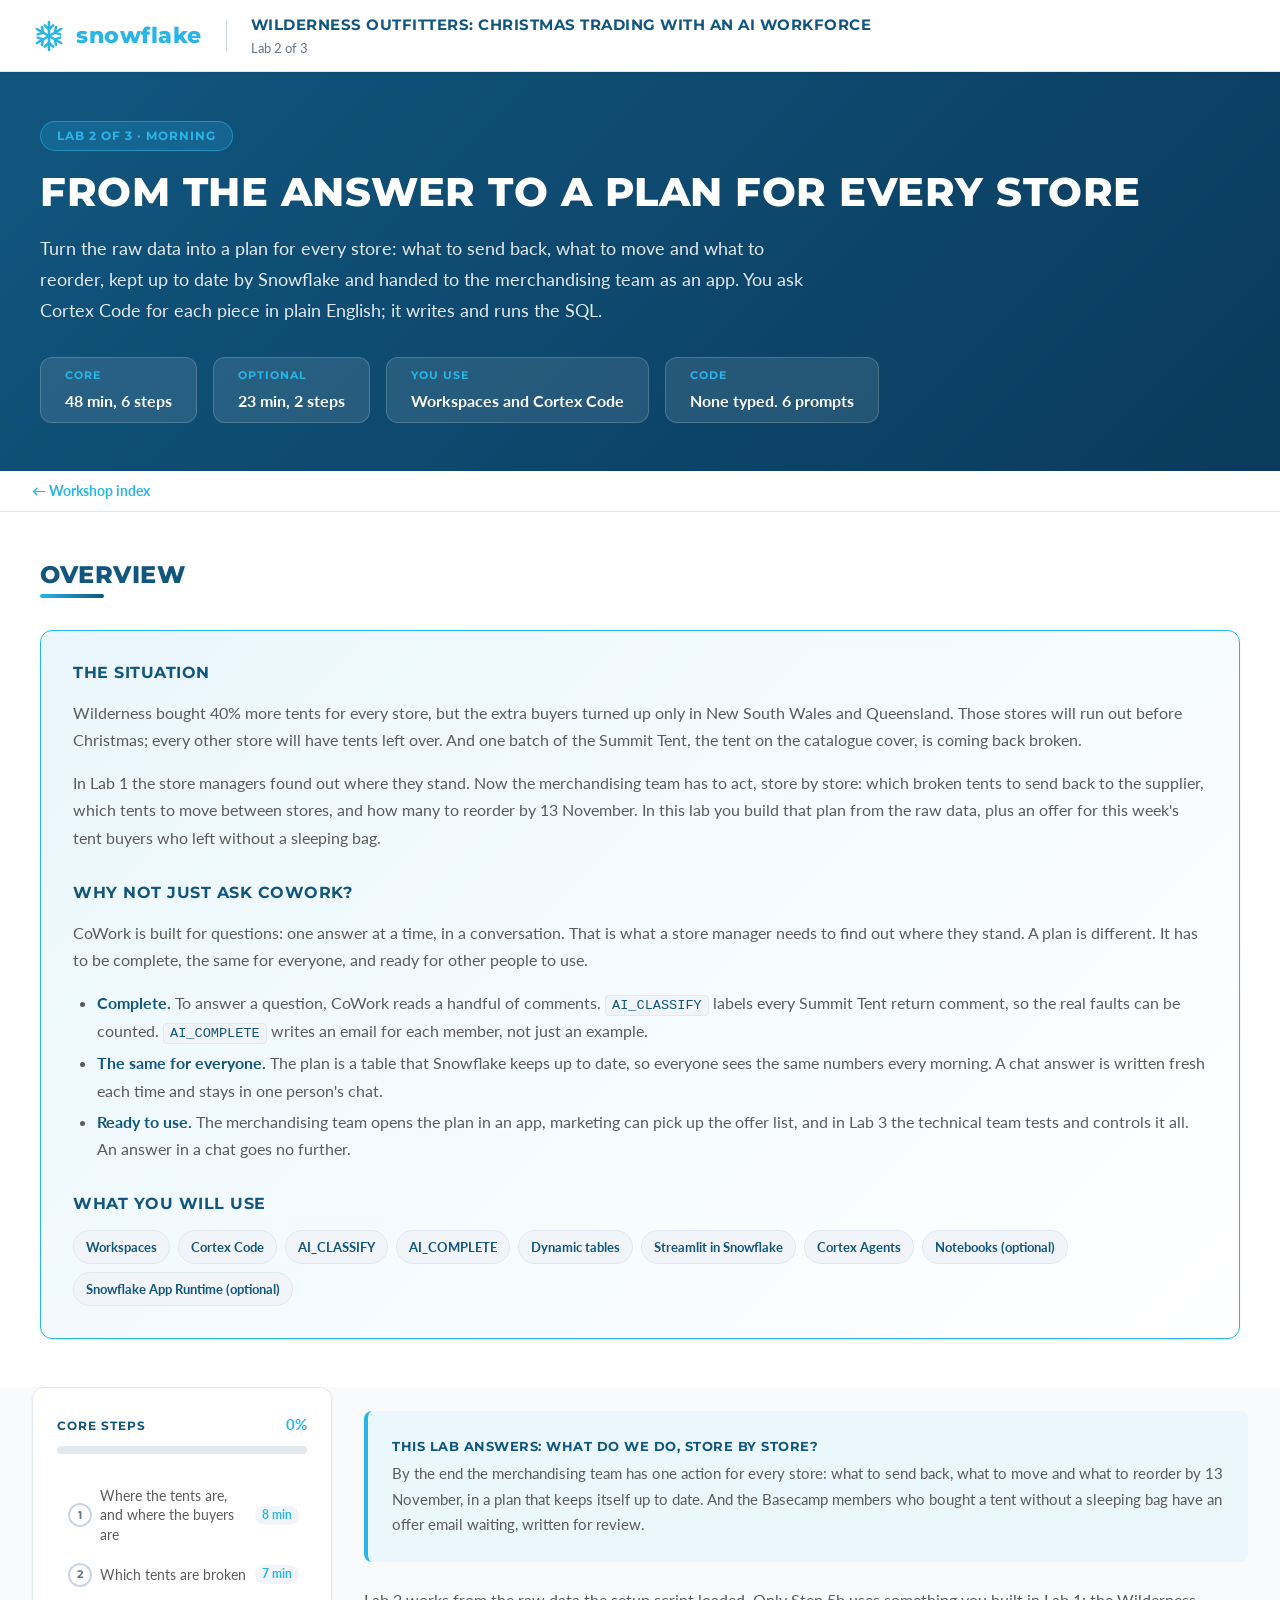
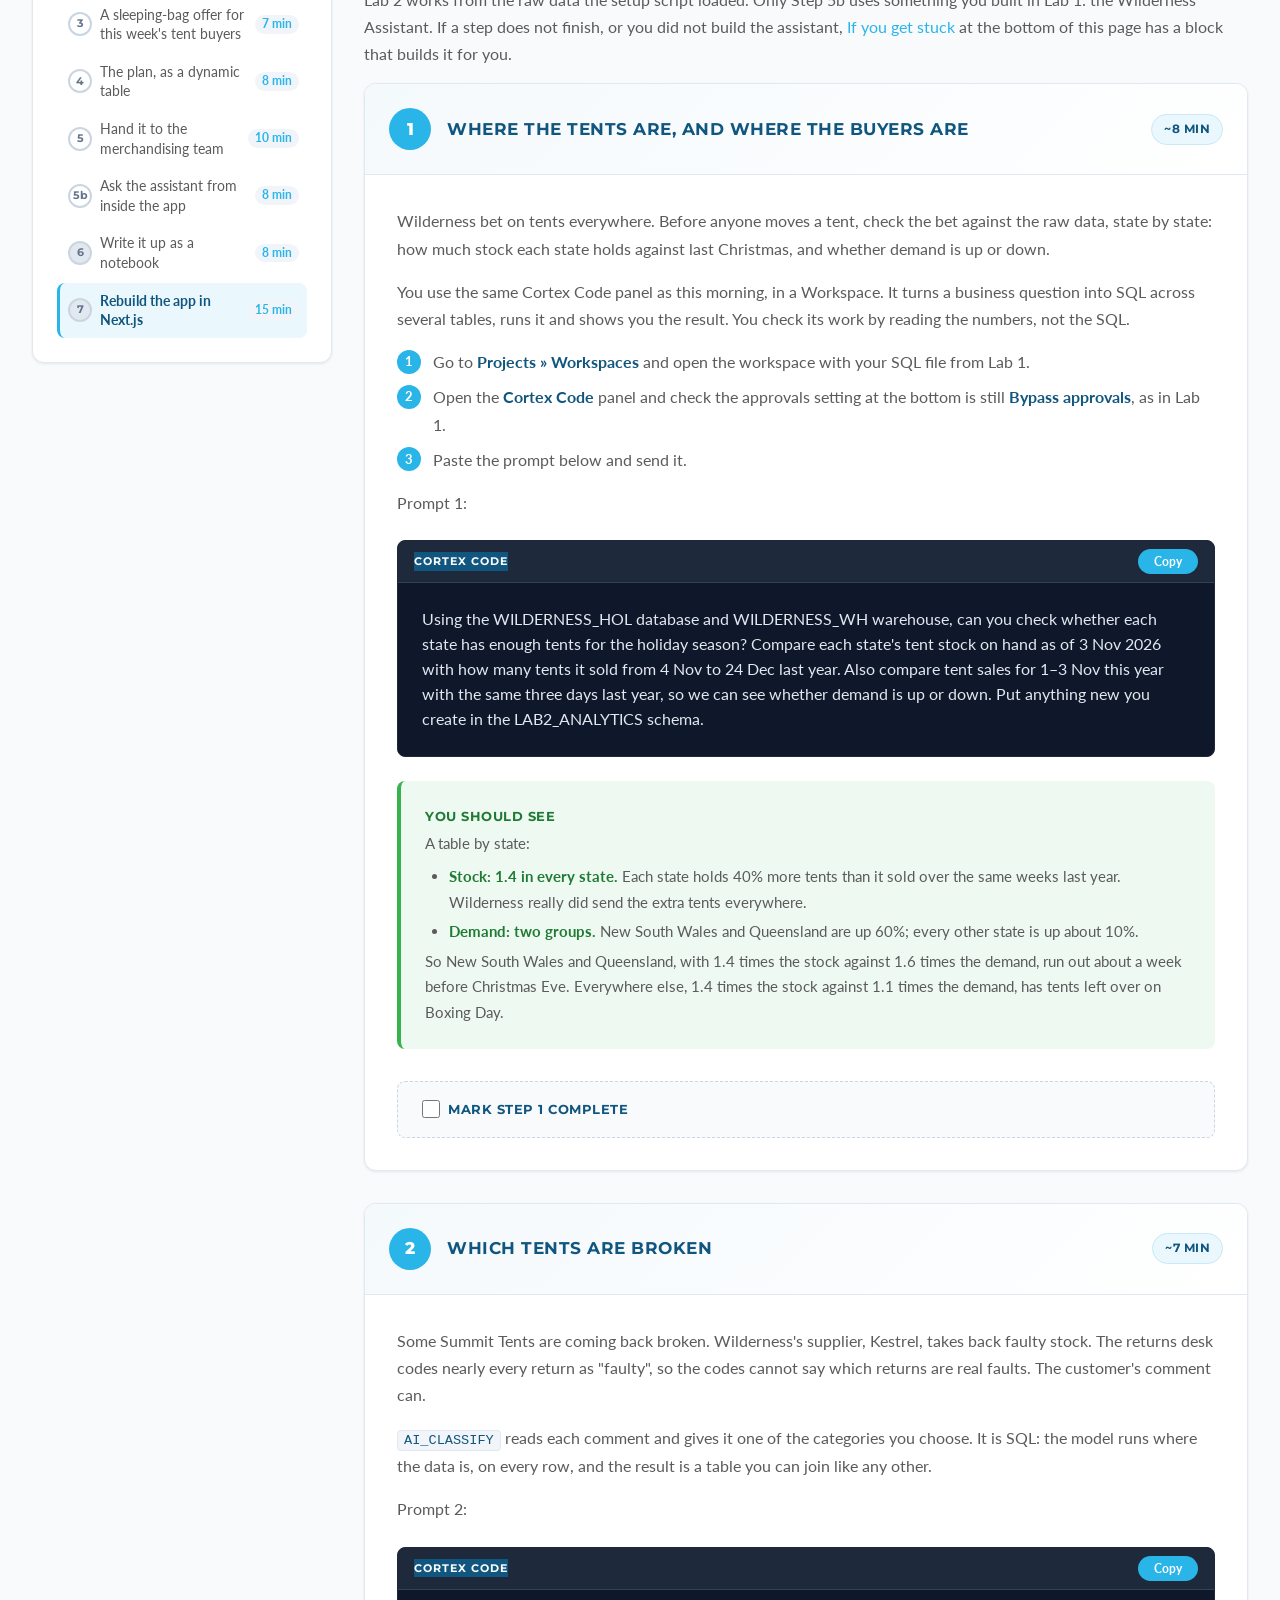
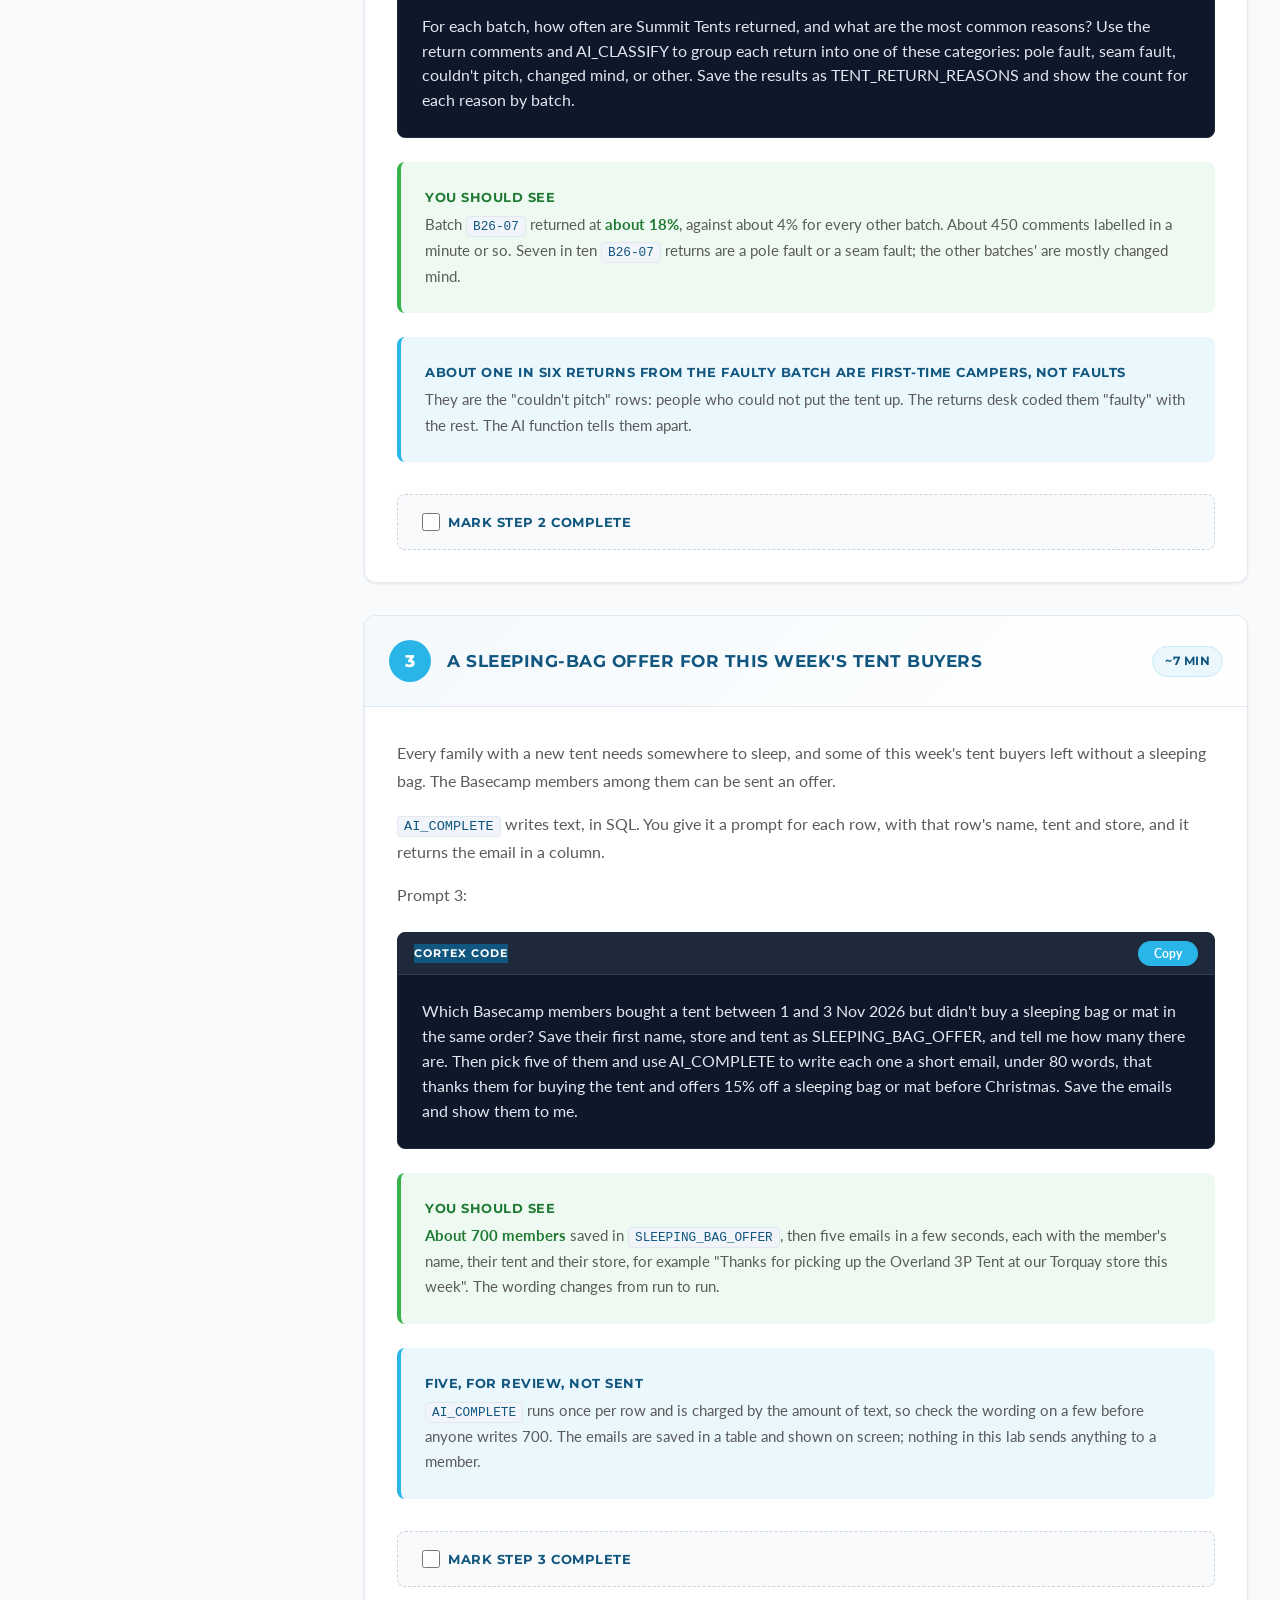
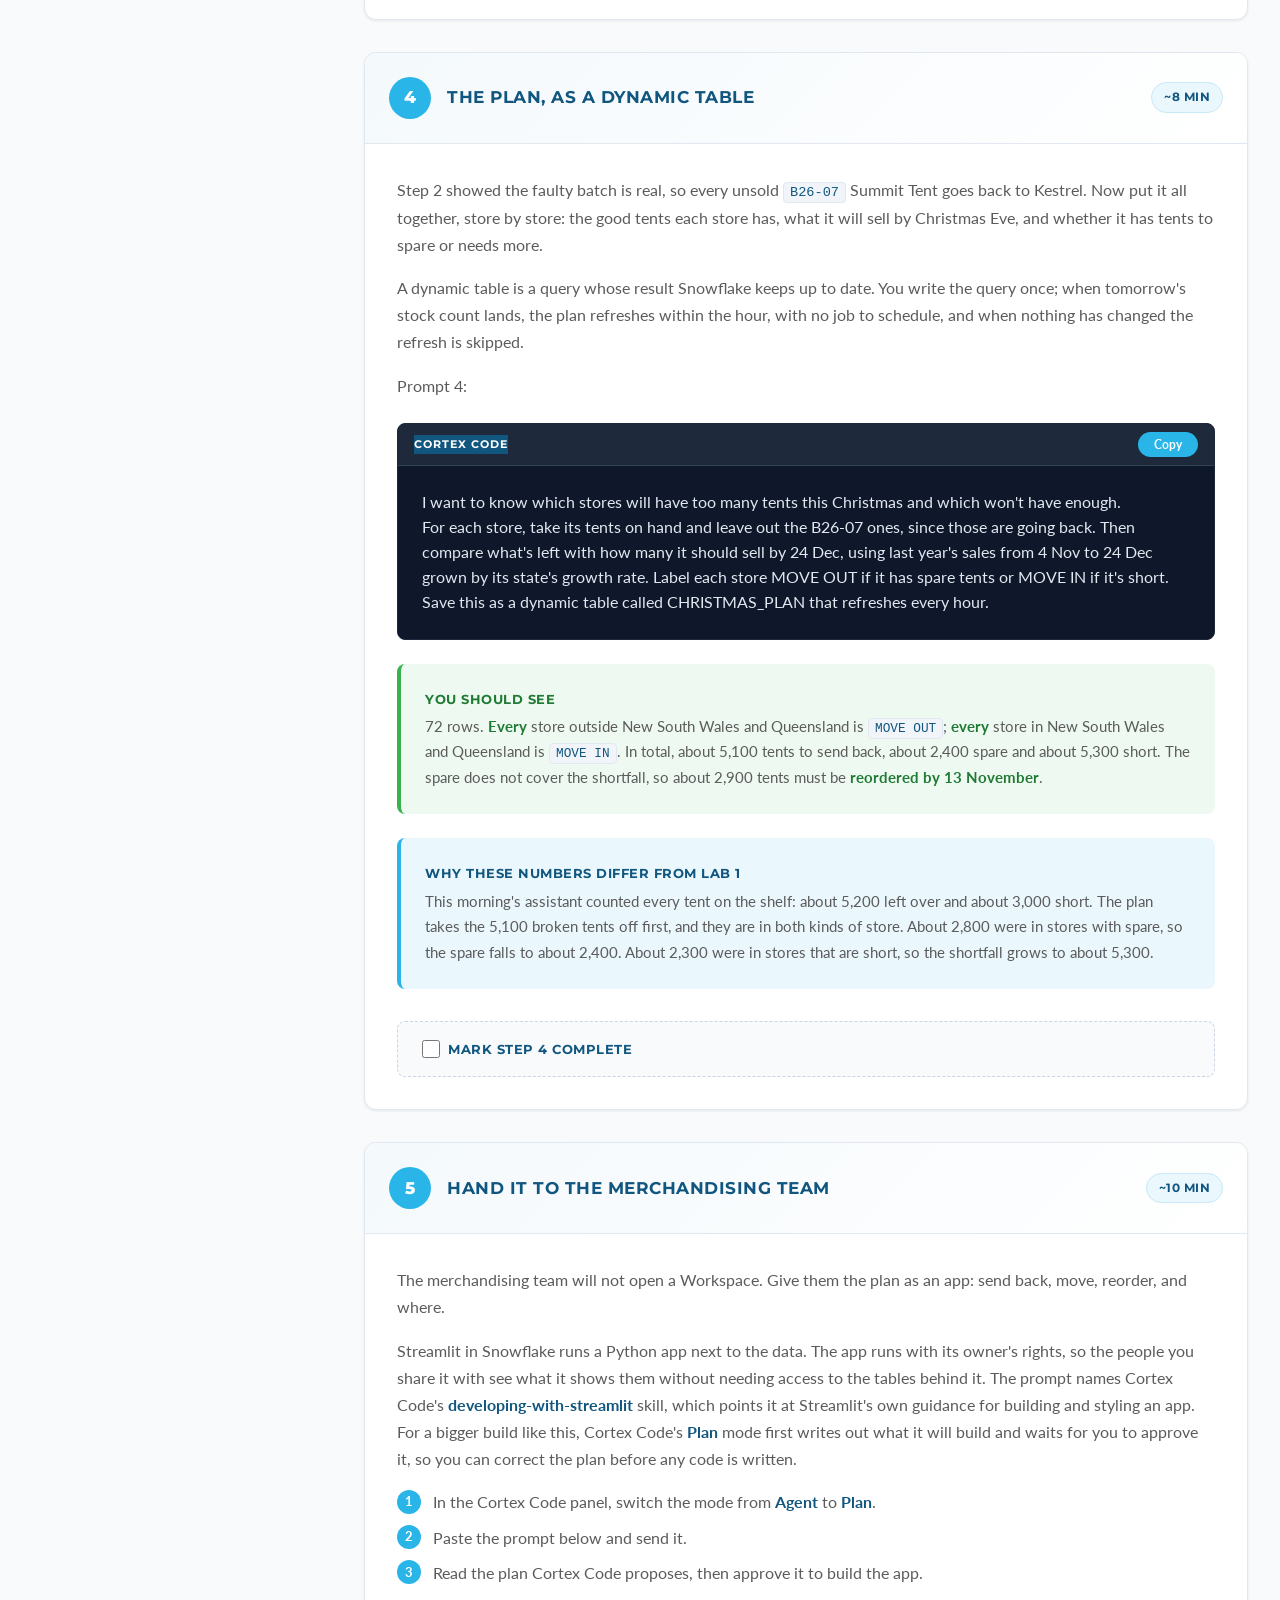
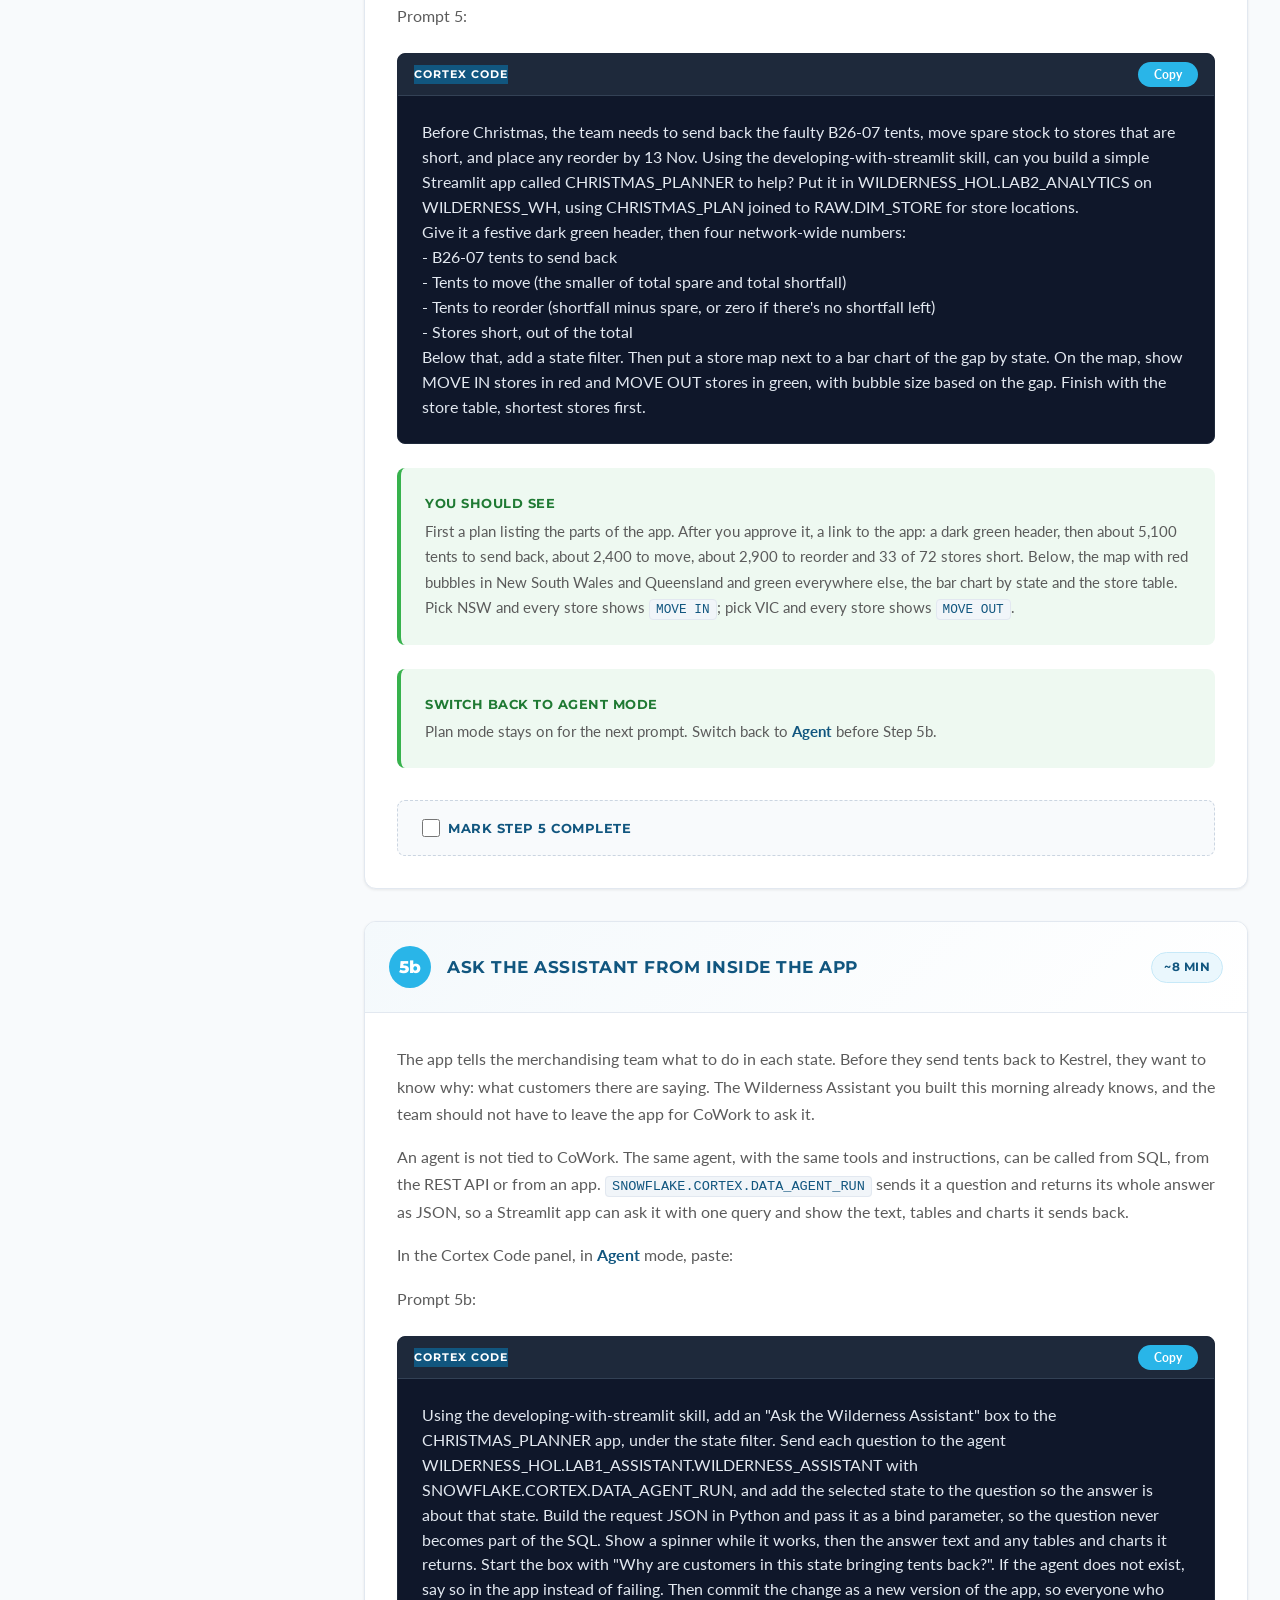
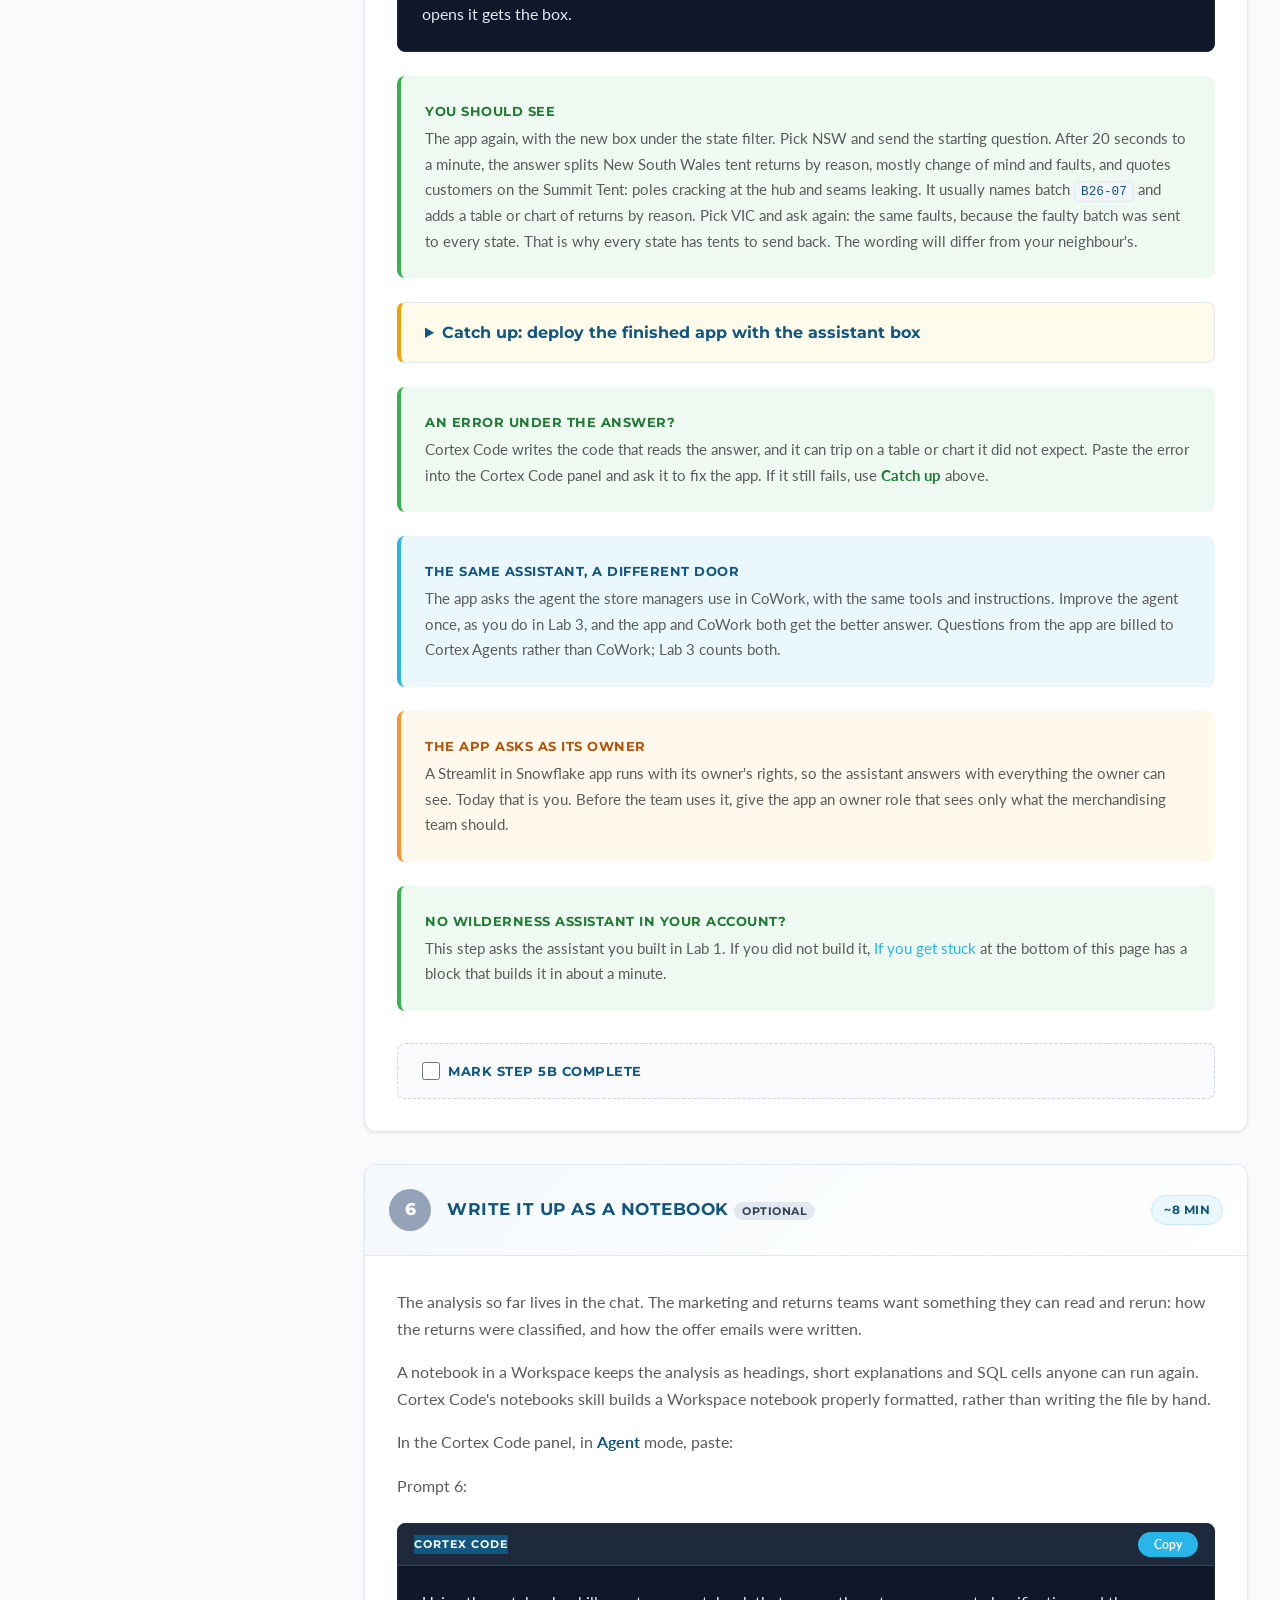
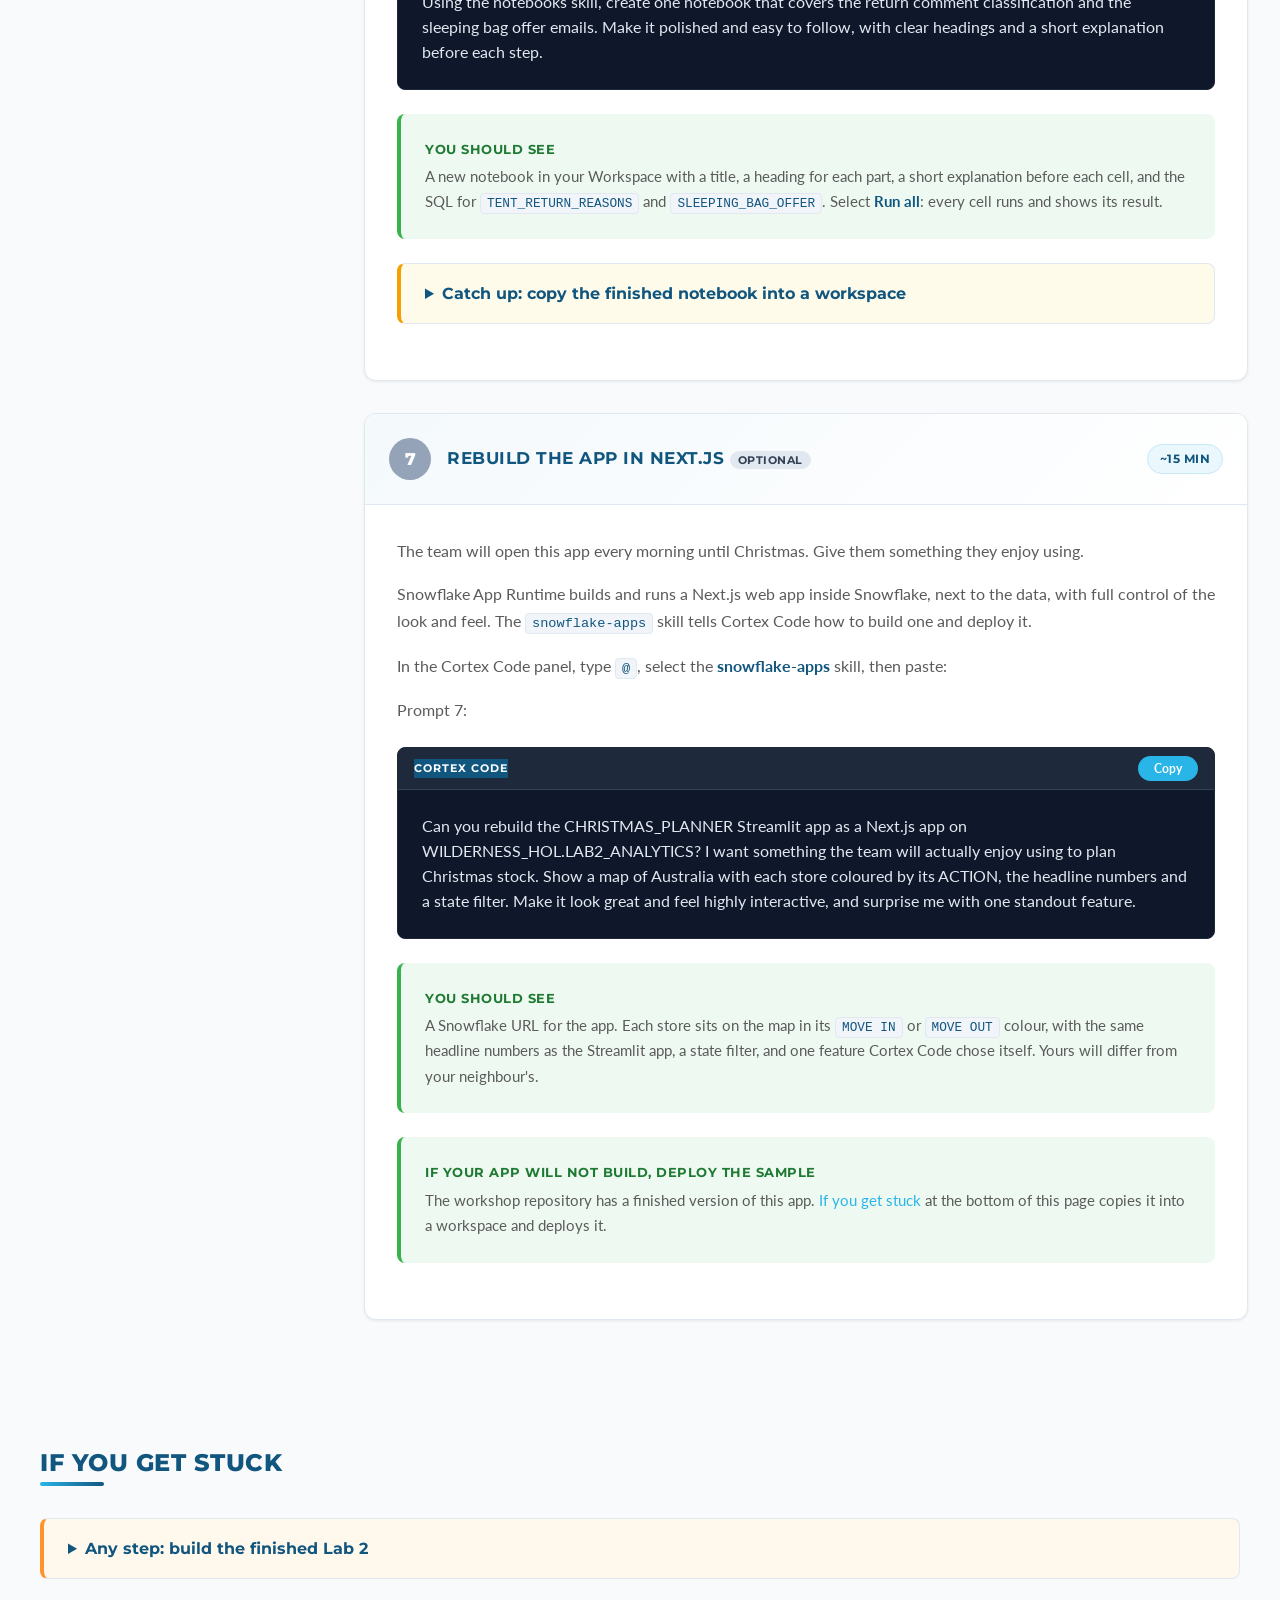
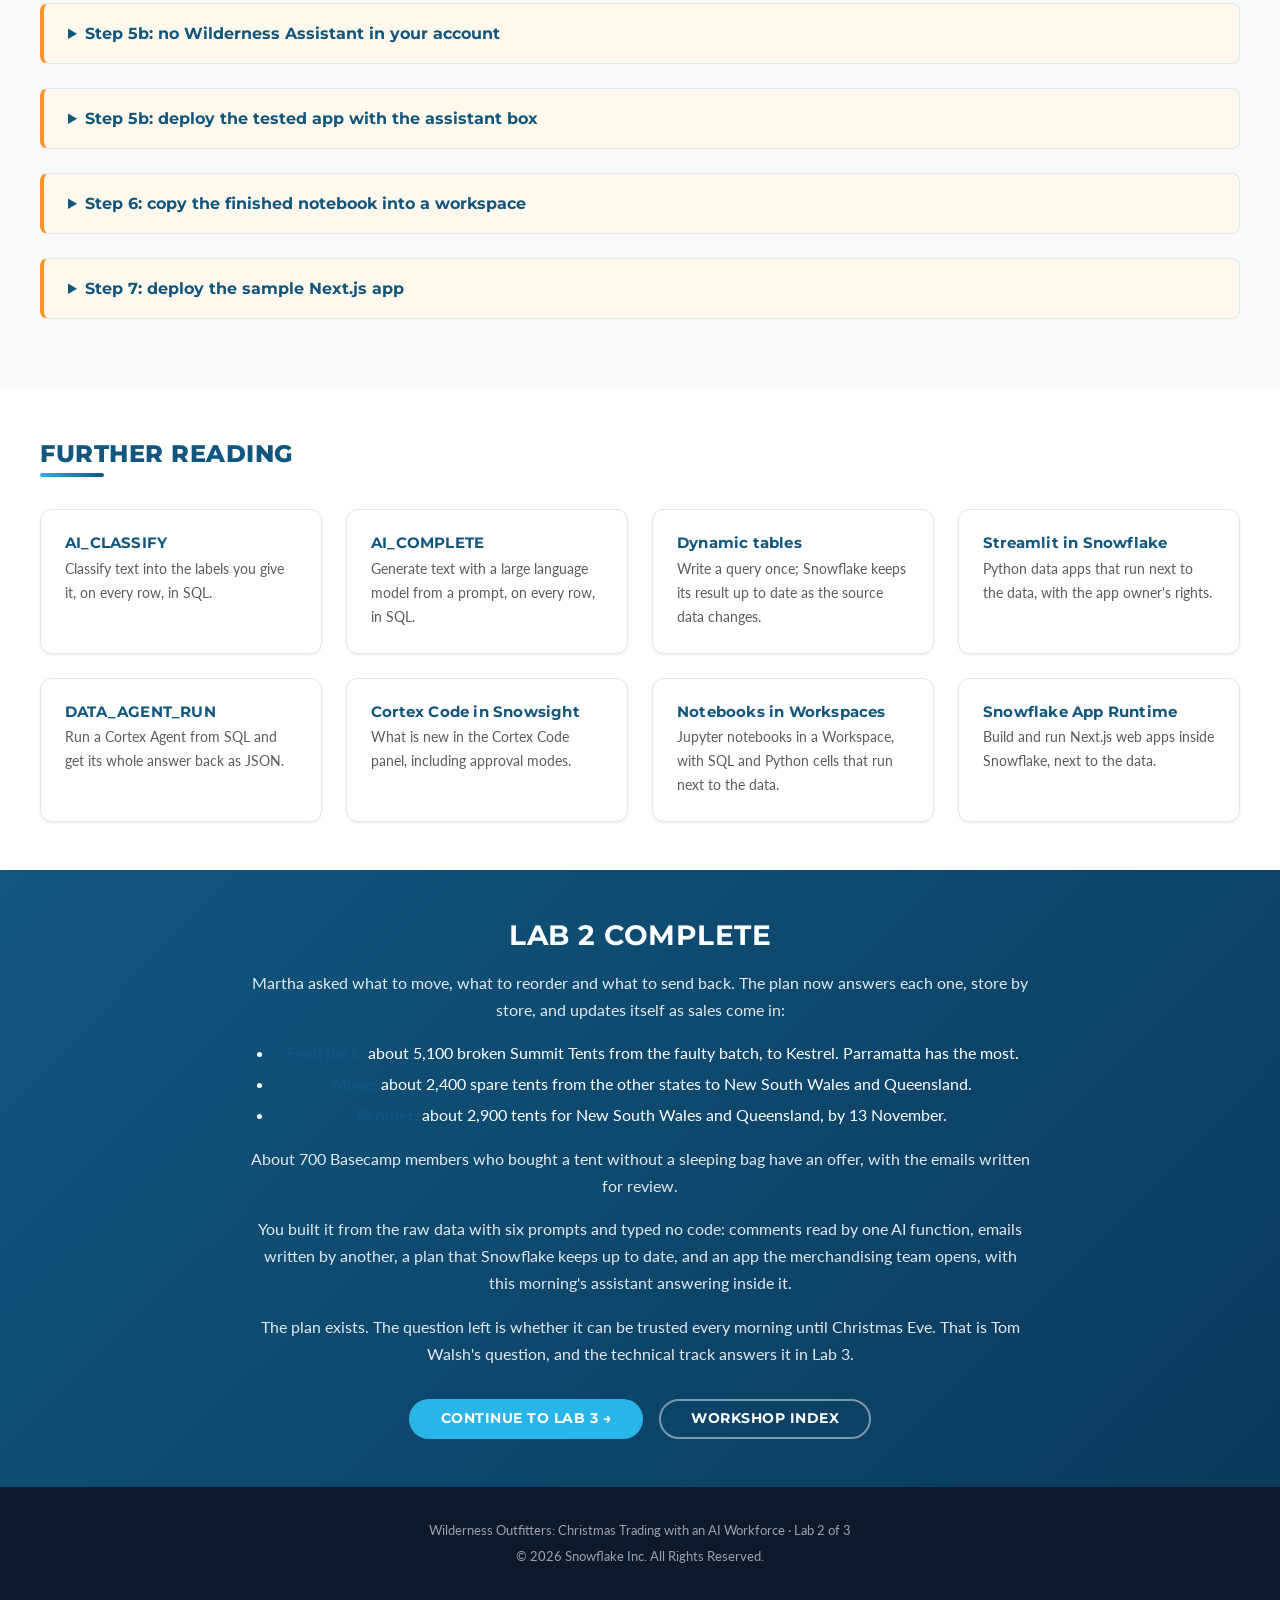
<file: lab2_workspaces.html>
<!DOCTYPE html>
<html lang="en">
<head>
<meta charset="utf-8">
<meta name="viewport" content="width=device-width, initial-scale=1">
<meta name="snowflake-source" content="cortex-agent-authored">
<title>Lab 2: From the answer to a plan for every store</title>
<script type="application/json" id="snowflake-report-metadata">{
 "generated": "2026-11-04",
 "intent": "Lab 2: From the answer to a plan for every store",
 "producerNotes": "Built by _build/build.py from _build/src/guides. Figures were measured on the build account; screenshots are captured at the dry run.",
 "sections": [
  {
   "id": "step-1",
   "title": "Where the tents are, and where the buyers are"
  },
  {
   "id": "step-2",
   "title": "Which tents are broken"
  },
  {
   "id": "step-3",
   "title": "A sleeping-bag offer for this week's tent buyers"
  },
  {
   "id": "step-4",
   "title": "The plan, as a dynamic table"
  },
  {
   "id": "step-5",
   "title": "Hand it to the merchandising team"
  },
  {
   "id": "step-5b",
   "title": "Ask the assistant from inside the app"
  },
  {
   "id": "step-6",
   "title": "Write it up as a notebook"
  },
  {
   "id": "step-7",
   "title": "Rebuild the app in Next.js"
  }
 ]
}</script>
<link rel="preconnect" href="https://fonts.googleapis.com">
<link rel="preconnect" href="https://fonts.gstatic.com" crossorigin>
<link href="https://fonts.googleapis.com/css2?family=Montserrat:wght@600;700;800&family=Lato:wght@300;400;700&display=swap" rel="stylesheet">
<style>

/* ============================================================
   Snowflake HOL base stylesheet (S1): extracted from fsi_generic/fsi_workshop_lab1_foundation.html
   ============================================================ */

:root {
    /* Brand */
    --sf-blue: #29B5E8;
    --sf-mid-blue: #11567F;
    --sf-deep-blue: #0a3a5c;
    --sf-text: #5B5B5B;
    --sf-heading: #11567F;
    --sf-orange: #ff922b;
    --sf-green: #37B24D;
    --sf-red: #E03131;
    --sf-yellow: #F59F00;

    /* Neutrals */
    --gray-50: #f8fafc;
    --gray-100: #f1f5f9;
    --gray-200: #e2e8f0;
    --gray-300: #cbd5e1;
    --gray-400: #94a3b8;
    --gray-500: #64748b;
    --gray-700: #334155;
    --gray-800: #1e293b;
    --gray-900: #0f172a;

    /* Type */
    --font-heading: 'Montserrat', -apple-system, BlinkMacSystemFont, 'Segoe UI', sans-serif;
    --font-body: 'Lato', -apple-system, BlinkMacSystemFont, 'Segoe UI', sans-serif;
    --font-mono: 'SFMono-Regular', 'JetBrains Mono', Menlo, Consolas, 'Courier New', monospace;

    /* Spacing */
    --space-xs: 0.25rem;
    --space-sm: 0.5rem;
    --space-md: 1rem;
    --space-lg: 1.5rem;
    --space-xl: 2rem;
    --space-2xl: 3rem;

    /* Radius */
    --radius-sm: 4px;
    --radius-md: 8px;
    --radius-lg: 12px;
    --radius-xl: 16px;
    --radius-full: 9999px;

    /* Shadows */
    --shadow-sm: 0 1px 3px rgba(0,0,0,0.08);
    --shadow-md: 0 4px 14px rgba(0,0,0,0.10);
    --shadow-lg: 0 10px 30px rgba(0,0,0,0.12);

    /* Layout */
    --header-height: 72px;
    --sidebar-width: 300px;
    --content-max-width: 900px;

    --transition-fast: 150ms ease;
    --transition-normal: 280ms ease;
}

/* ---------- Reset ---------- */
*, *::before, *::after { box-sizing: border-box; margin: 0; padding: 0; }

html {
    scroll-behavior: smooth;
    scroll-padding-top: calc(var(--header-height) + var(--space-lg));
}

body {
    font-family: var(--font-body);
    font-size: 16px;
    line-height: 1.7;
    color: var(--sf-text);
    background: var(--gray-50);
    -webkit-font-smoothing: antialiased;
    -moz-osx-font-smoothing: grayscale;
}

img { max-width: 100%; height: auto; display: block; }

h1, h2, h3, h4, h5 {
    font-family: var(--font-heading);
    color: var(--sf-heading);
    text-transform: uppercase;
    letter-spacing: 0.5px;
    line-height: 1.25;
    font-weight: 700;
}

h4, h5 { text-transform: none; letter-spacing: 0.2px; }

p { margin-bottom: var(--space-md); }
p:last-child { margin-bottom: 0; }

a { color: var(--sf-blue); text-decoration: none; transition: color var(--transition-fast); }
a:hover { color: var(--sf-mid-blue); }

ul, ol { margin: 0 0 var(--space-md) var(--space-lg); }
li { margin-bottom: var(--space-xs); }

strong { color: var(--sf-mid-blue); font-weight: 700; }

code:not(pre code) {
    font-family: var(--font-mono);
    font-size: 0.85em;
    background: var(--gray-100);
    color: var(--sf-mid-blue);
    padding: 2px 6px;
    border-radius: var(--radius-sm);
    border: 1px solid var(--gray-200);
}

/* ---------- Header ---------- */
.hol-header {
    position: fixed;
    top: 0; left: 0; right: 0;
    height: var(--header-height);
    background: #ffffff;
    border-bottom: 1px solid var(--gray-200);
    box-shadow: var(--shadow-sm);
    z-index: 200;
}

.header-container {
    max-width: 1500px;
    margin: 0 auto;
    height: 100%;
    display: flex;
    align-items: center;
    gap: var(--space-lg);
    padding: 0 var(--space-xl);
}

.snowflake-logo { height: 48px; width: auto; }

.logo-divider { width: 1px; height: 30px; background: var(--gray-300); flex-shrink: 0; }

.header-title {
    font-family: var(--font-heading);
    font-size: 0.9375rem;
    font-weight: 700;
    text-transform: uppercase;
    letter-spacing: 0.5px;
    color: var(--sf-mid-blue);
}

.header-title span {
    display: block;
    font-family: var(--font-body);
    font-size: 0.8125rem;
    font-weight: 400;
    text-transform: none;
    letter-spacing: 0;
    color: var(--gray-500);
}

/* ---------- Hero ---------- */
.hero-section {
    margin-top: var(--header-height);
    background: linear-gradient(135deg, #11567F 0%, #0a3a5c 100%);
    color: #ffffff;
    padding: var(--space-2xl) var(--space-xl);
}

.hero-container { max-width: 1200px; margin: 0 auto; }

.hero-badge {
    display: inline-block;
    background: rgba(41,181,232,0.20);
    border: 1px solid rgba(41,181,232,0.55);
    color: var(--sf-blue);
    padding: var(--space-xs) var(--space-md);
    border-radius: var(--radius-full);
    font-family: var(--font-heading);
    font-size: 0.75rem;
    font-weight: 700;
    text-transform: uppercase;
    letter-spacing: 1px;
    margin-bottom: var(--space-md);
}

.hero-title {
    font-size: 2.5rem;
    font-weight: 800;
    color: #ffffff;
    margin-bottom: var(--space-md);
}

.hero-subtitle {
    font-size: 1.125rem;
    color: rgba(255,255,255,0.88);
    max-width: 780px;
    margin-bottom: var(--space-xl);
}

.hero-meta { display: flex; flex-wrap: wrap; gap: var(--space-md); }

.meta-item {
    background: rgba(255,255,255,0.10);
    border: 1px solid rgba(255,255,255,0.18);
    border-radius: var(--radius-lg);
    padding: var(--space-sm) var(--space-lg);
    min-width: 150px;
}

.meta-label {
    display: block;
    font-family: var(--font-heading);
    font-size: 0.6875rem;
    font-weight: 700;
    text-transform: uppercase;
    letter-spacing: 1px;
    color: var(--sf-blue);
    margin-bottom: 2px;
}

.meta-value { font-size: 1rem; font-weight: 700; color: #ffffff; }

/* ---------- Breadcrumb ---------- */
.breadcrumb-bar {
    background: #ffffff;
    border-bottom: 1px solid var(--gray-200);
    padding: var(--space-sm) var(--space-xl);
}

.breadcrumb-inner { max-width: 1500px; margin: 0 auto; font-size: 0.875rem; }

.breadcrumb-inner a { font-weight: 700; }

/* ---------- Content sections ---------- */
.content-section { padding: var(--space-2xl) var(--space-xl); }
.content-section.alt-bg { background: #ffffff; }

.section-container { max-width: 1200px; margin: 0 auto; }

.section-title {
    font-size: 1.5rem;
    font-weight: 800;
    margin-bottom: var(--space-xl);
    padding-bottom: var(--space-sm);
    position: relative;
}

.section-title::after {
    content: '';
    position: absolute;
    left: 0; bottom: 0;
    width: 64px; height: 4px;
    background: linear-gradient(90deg, var(--sf-blue), var(--sf-mid-blue));
    border-radius: var(--radius-full);
}

.overview-grid {
    display: grid;
    grid-template-columns: 1.4fr 1fr;
    gap: var(--space-xl);
}

.overview-card {
    background: #ffffff;
    border: 1px solid var(--gray-200);
    border-radius: var(--radius-lg);
    padding: var(--space-xl);
    box-shadow: var(--shadow-sm);
}

.overview-card.highlight {
    background: linear-gradient(135deg, #eaf7fd 0%, #ffffff 100%);
    border-color: var(--sf-blue);
}

.overview-card h3 { font-size: 1rem; margin-bottom: var(--space-md); }

.learning-list { list-style: none; margin-left: 0; }

.learning-list li {
    position: relative;
    padding-left: var(--space-lg);
    margin-bottom: var(--space-sm);
}

.learning-list li::before {
    content: '';
    position: absolute;
    left: 0; top: 11px;
    width: 8px; height: 8px;
    background: var(--sf-blue);
    border-radius: 50%;
}

.tech-tags { display: flex; flex-wrap: wrap; gap: var(--space-sm); }

.tech-tag {
    display: inline-flex;
    align-items: center;
    background: var(--gray-100);
    border: 1px solid var(--gray-200);
    color: var(--sf-mid-blue);
    padding: 5px 12px;
    border-radius: var(--radius-full);
    font-size: 0.8125rem;
    font-weight: 700;
}

/* ---------- Layout: sidebar + steps ---------- */
.lab-layout {
    max-width: 1500px;
    margin: 0 auto;
    display: flex;
    align-items: flex-start;
    gap: var(--space-xl);
    padding: 0 var(--space-xl) var(--space-2xl);
}

/* ---------- Sidebar nav ---------- */
.sidebar-nav {
    position: sticky;
    top: calc(var(--header-height) + var(--space-lg));
    width: var(--sidebar-width);
    flex-shrink: 0;
    background: #ffffff;
    border: 1px solid var(--gray-200);
    border-radius: var(--radius-lg);
    padding: var(--space-lg);
    box-shadow: var(--shadow-sm);
    max-height: calc(100vh - var(--header-height) - var(--space-2xl));
    overflow-y: auto;
}

.progress-header {
    display: flex;
    justify-content: space-between;
    align-items: baseline;
    margin-bottom: var(--space-sm);
}

.progress-label {
    font-family: var(--font-heading);
    font-size: 0.75rem;
    font-weight: 700;
    text-transform: uppercase;
    letter-spacing: 1px;
    color: var(--sf-mid-blue);
}

.progress-percent { font-weight: 700; color: var(--sf-blue); font-size: 0.9375rem; }

.progress-bar {
    height: 8px;
    background: var(--gray-200);
    border-radius: var(--radius-full);
    overflow: hidden;
    margin-bottom: var(--space-lg);
}

.progress-fill {
    height: 100%;
    width: 0%;
    background: linear-gradient(90deg, var(--sf-blue), var(--sf-green));
    border-radius: var(--radius-full);
    transition: width var(--transition-normal);
}

.steps-nav { display: flex; flex-direction: column; gap: 2px; }

.step-nav-item {
    display: flex;
    align-items: center;
    gap: var(--space-sm);
    padding: var(--space-sm) var(--space-sm);
    border-radius: var(--radius-md);
    color: var(--sf-text);
    font-size: 0.875rem;
    line-height: 1.4;
    border-left: 3px solid transparent;
    transition: all var(--transition-fast);
}

.step-nav-item:hover { background: var(--gray-100); color: var(--sf-mid-blue); }

.step-nav-item.active {
    background: #eaf7fd;
    border-left-color: var(--sf-blue);
    color: var(--sf-mid-blue);
    font-weight: 700;
}

.step-nav-item.completed .nav-index {
    background: var(--sf-green);
    border-color: var(--sf-green);
    color: #ffffff;
}

.nav-index {
    flex-shrink: 0;
    width: 24px; height: 24px;
    border-radius: 50%;
    border: 2px solid var(--gray-300);
    display: flex;
    align-items: center;
    justify-content: center;
    font-family: var(--font-heading);
    font-size: 0.6875rem;
    font-weight: 700;
    color: var(--gray-500);
}

.nav-text { flex: 1; }

.nav-time {
    flex-shrink: 0;
    font-size: 0.75rem;
    font-weight: 700;
    color: var(--sf-blue);
    background: var(--gray-100);
    padding: 1px 7px;
    border-radius: var(--radius-full);
    white-space: nowrap;
}

/* ---------- Steps container ---------- */
.steps-container {
    flex: 1;
    min-width: 0;
    max-width: var(--content-max-width);
}

.step-card {
    background: #ffffff;
    border: 1px solid var(--gray-200);
    border-radius: var(--radius-lg);
    margin-bottom: var(--space-xl);
    overflow: hidden;
    box-shadow: var(--shadow-sm);
    transition: box-shadow var(--transition-fast), border-color var(--transition-fast);
}

.step-card:hover { box-shadow: var(--shadow-md); }
.step-card.completed { border-color: var(--sf-green); }
.step-card.completed .step-number { background: var(--sf-green); }

.step-header {
    display: flex;
    align-items: center;
    gap: var(--space-md);
    padding: var(--space-lg);
    background: linear-gradient(135deg, #f4f9fc 0%, #ffffff 100%);
    border-bottom: 1px solid var(--gray-200);
    cursor: pointer;
    user-select: none;
}

.step-number {
    flex-shrink: 0;
    width: 42px; height: 42px;
    border-radius: 50%;
    background: var(--sf-blue);
    color: #ffffff;
    display: flex;
    align-items: center;
    justify-content: center;
    font-family: var(--font-heading);
    font-weight: 800;
    font-size: 1.0625rem;
}

.step-title { flex: 1; font-size: 1.0625rem; font-weight: 700; margin: 0; }

.step-duration {
    flex-shrink: 0;
    font-family: var(--font-heading);
    font-size: 0.75rem;
    font-weight: 700;
    text-transform: uppercase;
    letter-spacing: 0.5px;
    color: var(--sf-mid-blue);
    background: #eaf7fd;
    border: 1px solid #c7e9f8;
    padding: 4px 12px;
    border-radius: var(--radius-full);
    white-space: nowrap;
}

.step-content { padding: var(--space-xl); }
.step-content.collapsed { display: none; }

.step-content h3 {
    font-size: 1rem;
    margin: var(--space-xl) 0 var(--space-sm);
}

.step-content h3:first-child { margin-top: 0; }

.step-content h4 {
    font-size: 0.9375rem;
    color: var(--sf-mid-blue);
    margin: var(--space-lg) 0 var(--space-sm);
}

/* ---------- Code blocks ---------- */
.code-block {
    background: #0f172a;
    border-radius: var(--radius-md);
    margin: var(--space-lg) 0;
    overflow: hidden;
    border: 1px solid #1e293b;
}

.code-header {
    display: flex;
    align-items: center;
    justify-content: space-between;
    gap: var(--space-md);
    padding: var(--space-sm) var(--space-md);
    background: #1e293b;
    border-bottom: 1px solid #334155;
}

.code-lang {
    font-family: var(--font-heading);
    font-size: 0.6875rem;
    font-weight: 700;
    text-transform: uppercase;
    letter-spacing: 1px;
    color: var(--gray-400);
}

.btn-copy {
    background: var(--sf-blue);
    color: #ffffff;
    border: none;
    padding: 5px 16px;
    border-radius: var(--radius-full);
    font-family: var(--font-body);
    font-size: 0.75rem;
    font-weight: 700;
    cursor: pointer;
    white-space: nowrap;
    transition: background var(--transition-fast), transform var(--transition-fast);
}

.btn-copy:hover { background: #1da5d8; transform: translateY(-1px); }
.btn-copy:active { transform: translateY(0); }
.btn-copy.copied { background: var(--sf-green); }

.code-block pre {
    margin: 0;
    padding: var(--space-lg);
    overflow-x: auto;
    max-width: 100%;
}

.code-block pre code {
    font-family: var(--font-mono);
    font-size: 0.8125rem;
    line-height: 1.65;
    color: #e2e8f0;
    white-space: pre;
    display: block;
    background: none;
    border: none;
    padding: 0;
}

/* ---------- Info boxes ---------- */
.info-box {
    display: flex;
    gap: var(--space-md);
    padding: var(--space-lg);
    margin: var(--space-lg) 0;
    border-radius: var(--radius-md);
    border-left: 4px solid var(--sf-blue);
    background: var(--gray-100);
}

.info-box .icon { flex-shrink: 0; font-size: 1.25rem; line-height: 1.4; }
.info-box > div { flex: 1; min-width: 0; }

.info-box strong {
    display: block;
    font-family: var(--font-heading);
    font-size: 0.8125rem;
    font-weight: 700;
    text-transform: uppercase;
    letter-spacing: 0.5px;
    margin-bottom: var(--space-xs);
}

.info-box p { font-size: 0.9375rem; margin-bottom: var(--space-sm); }
.info-box p:last-child { margin-bottom: 0; }
.info-box ul, .info-box ol { font-size: 0.9375rem; margin-bottom: 0; }

.info-box.info    { background: #eaf7fd; border-left-color: var(--sf-blue); }
.info-box.tip     { background: #eef9f1; border-left-color: var(--sf-green); }
.info-box.tip strong { color: #1f7a33; }
.info-box.warning { background: #fff8ec; border-left-color: var(--sf-orange); }
.info-box.warning strong { color: #b45309; }
.info-box.success { background: #eef9f1; border-left-color: var(--sf-green); }
.info-box.success strong { color: #1f7a33; }
.info-box.danger  { background: #fdefef; border-left-color: var(--sf-red); }
.info-box.danger strong { color: #b02525; }

/* ---------- Tables ---------- */
.table-wrapper {
    overflow-x: auto;
    margin: var(--space-lg) 0;
    border: 1px solid var(--gray-200);
    border-radius: var(--radius-md);
}

table, .data-table {
    width: 100%;
    border-collapse: collapse;
    font-size: 0.875rem;
    background: #ffffff;
}

table th, .data-table th {
    background: var(--sf-mid-blue);
    color: #ffffff;
    font-family: var(--font-heading);
    font-size: 0.75rem;
    font-weight: 700;
    text-transform: uppercase;
    letter-spacing: 0.5px;
    text-align: left;
    padding: var(--space-sm) var(--space-md);
    white-space: nowrap;
}

table td, .data-table td {
    padding: var(--space-sm) var(--space-md);
    border-bottom: 1px solid var(--gray-200);
    vertical-align: top;
}

table tbody tr:last-child td { border-bottom: none; }
table tbody tr:nth-child(even) { background: var(--gray-50); }

/* ---------- Completion checkbox ---------- */
.completion-checkbox {
    display: flex;
    align-items: center;
    gap: var(--space-sm);
    margin-top: var(--space-xl);
    padding: var(--space-md) var(--space-lg);
    background: var(--gray-50);
    border: 1px dashed var(--gray-300);
    border-radius: var(--radius-md);
    font-family: var(--font-heading);
    font-size: 0.8125rem;
    font-weight: 700;
    text-transform: uppercase;
    letter-spacing: 0.5px;
    color: var(--sf-mid-blue);
    cursor: pointer;
    transition: all var(--transition-fast);
}

.completion-checkbox:hover { background: #eaf7fd; border-color: var(--sf-blue); }

.completion-checkbox input[type="checkbox"] {
    width: 18px; height: 18px;
    accent-color: var(--sf-green);
    cursor: pointer;
    flex-shrink: 0;
}

/* ---------- Resources ---------- */
.resources-grid {
    display: grid;
    grid-template-columns: repeat(auto-fill, minmax(260px, 1fr));
    gap: var(--space-lg);
}

.resource-card {
    display: block;
    background: #ffffff;
    border: 1px solid var(--gray-200);
    border-radius: var(--radius-lg);
    padding: var(--space-lg);
    box-shadow: var(--shadow-sm);
    transition: all var(--transition-fast);
}

.resource-card:hover {
    border-color: var(--sf-blue);
    box-shadow: var(--shadow-md);
    transform: translateY(-2px);
}

.resource-card h4 {
    font-family: var(--font-heading);
    font-size: 0.9375rem;
    color: var(--sf-mid-blue);
    margin-bottom: var(--space-xs);
}

.resource-card p { font-size: 0.875rem; color: var(--sf-text); margin: 0; }

/* ---------- Completion / next steps ---------- */
.completion-section {
    background: linear-gradient(135deg, #11567F 0%, #0a3a5c 100%);
    color: #ffffff;
    padding: var(--space-2xl) var(--space-xl);
    text-align: center;
}

.completion-container { max-width: 780px; margin: 0 auto; }

.completion-section h2 { color: #ffffff; font-size: 1.75rem; margin-bottom: var(--space-md); }
.completion-section p { color: rgba(255,255,255,0.88); }

.completion-section .cta-row {
    display: flex;
    justify-content: center;
    gap: var(--space-md);
    flex-wrap: wrap;
    margin-top: var(--space-xl);
}

.btn-primary {
    display: inline-block;
    background: var(--sf-blue);
    color: #ffffff;
    padding: var(--space-sm) var(--space-xl);
    border-radius: var(--radius-full);
    font-family: var(--font-heading);
    font-size: 0.875rem;
    font-weight: 700;
    text-transform: uppercase;
    letter-spacing: 0.5px;
    transition: all var(--transition-fast);
}

.btn-primary:hover { background: #1da5d8; color: #ffffff; transform: translateY(-2px); }

.btn-secondary {
    display: inline-block;
    background: transparent;
    border: 2px solid rgba(255,255,255,0.45);
    color: #ffffff;
    padding: calc(var(--space-sm) - 2px) calc(var(--space-xl) - 2px);
    border-radius: var(--radius-full);
    font-family: var(--font-heading);
    font-size: 0.875rem;
    font-weight: 700;
    text-transform: uppercase;
    letter-spacing: 0.5px;
    transition: all var(--transition-fast);
}

.btn-secondary:hover { background: rgba(255,255,255,0.12); color: #ffffff; }

/* ---------- Footer ---------- */
.hol-footer {
    background: #0f172a;
    color: var(--gray-400);
    padding: var(--space-xl);
    text-align: center;
    font-size: 0.8125rem;
}

.hol-footer p { margin-bottom: var(--space-xs); }

/* ---------- Responsive ---------- */
@media (max-width: 1024px) {
    .lab-layout { flex-direction: column; gap: var(--space-lg); }

    .sidebar-nav {
        position: static;
        width: 100%;
        max-height: none;
        overflow: visible;
    }

    .steps-container { max-width: 100%; width: 100%; }

    .overview-grid { grid-template-columns: 1fr; }

    .hero-title { font-size: 1.875rem; }
    .hero-section { padding: var(--space-xl) var(--space-lg); }
    .content-section { padding: var(--space-xl) var(--space-lg); }
    .lab-layout { padding: 0 var(--space-lg) var(--space-xl); }
}

@media (max-width: 640px) {
    .header-container { padding: 0 var(--space-md); gap: var(--space-md); }
    .header-title { font-size: 0.8125rem; }
    .hero-title { font-size: 1.5rem; }
    .hero-meta { flex-direction: column; }
    .meta-item { width: 100%; }
    .step-header { flex-wrap: wrap; }
    .step-title { flex-basis: 100%; order: 3; }
    .step-content { padding: var(--space-lg) var(--space-md); }
    .code-block pre { padding: var(--space-md); }
}

/* ---------- Print ---------- */
@media print {
    .hol-header, .sidebar-nav, .btn-copy, .breadcrumb-bar,
    .completion-section .cta-row { display: none !important; }

    body { background: #ffffff; color: #000000; font-size: 11pt; }

    .hero-section, .completion-section {
        background: #ffffff !important;
        color: #000000 !important;
        border-bottom: 2px solid #11567F;
    }

    .hero-title, .hero-subtitle, .meta-value, .meta-label,
    .completion-section h2, .completion-section p { color: #000000 !important; }

    .lab-layout { display: block; padding: 0; }
    .steps-container { max-width: 100%; }

    .step-card { border: 1px solid #999; box-shadow: none; page-break-inside: avoid; }
    .step-content, .step-content.collapsed { display: block !important; padding: 12pt 0; }
    .step-header { background: #ffffff !important; }

    .code-block { background: #f4f4f4 !important; border: 1px solid #999; page-break-inside: avoid; }
    .code-block pre code { color: #000000 !important; font-size: 9pt; white-space: pre-wrap; }
    .code-header { background: #e4e4e4 !important; }
    .code-lang { color: #333 !important; }

    .info-box { border: 1px solid #999; background: #f8f8f8 !important; page-break-inside: avoid; }
    table th { background: #e4e4e4 !important; color: #000000 !important; }

    a { color: #000000; text-decoration: underline; }
    .hol-footer { background: #ffffff; color: #000000; border-top: 1px solid #999; }
}

/* Wilderness workshop additions on top of the S1 base stylesheet (_build/base.css). */
:root { color-scheme: light; }

/* Logo: inline SVG mark plus wordmark (no remote images) */
.snowflake-logo { display: flex; align-items: center; gap: 10px; height: 48px; }
.snowflake-logo svg { width: 34px; height: 34px; }
.snowflake-logo .wordmark {
    font-family: var(--font-heading); font-weight: 800; font-size: 1.35rem;
    color: var(--sf-blue); letter-spacing: 0.5px;
}

/* Callouts without icons: the label sits in the strong line */
.info-box { display: block; }
.info-box > strong:first-child, .info-box > div > strong:first-child { display: block; }

/* Copy chips: every value a participant types */
code.chip {
    cursor: pointer; white-space: nowrap;
    background: #eaf7fd; border: 1px solid #b9e3f6; color: var(--sf-mid-blue);
}
code.chip:hover { background: #d6f0fb; border-color: var(--sf-blue); }
code.chip.copied { background: #eef9f1; border-color: var(--sf-green); color: #1f7a33; }
code.chip.copied::after { content: " copied"; font-family: var(--font-body); font-size: 0.75em; }

/* Form tables in Lab 1 */
.form-table td:first-child { font-weight: 700; color: var(--sf-mid-blue); white-space: nowrap; }

/* Numbered UI steps */
ol.ui-steps { counter-reset: ui; list-style: none; margin-left: 0; }
ol.ui-steps > li { counter-increment: ui; position: relative; padding-left: 2.25rem; margin-bottom: var(--space-sm); }
ol.ui-steps > li::before {
    content: counter(ui); position: absolute; left: 0; top: 0.1rem;
    width: 1.5rem; height: 1.5rem; border-radius: 50%;
    background: var(--sf-blue); color: #fff; font-weight: 700; font-size: 0.8rem;
    display: flex; align-items: center; justify-content: center;
}
.path { font-weight: 700; color: var(--sf-mid-blue); }

/* Cortex Code prompt blocks wrap long lines */
.code-block.prompt pre code {
    white-space: pre-wrap; word-break: break-word;
    font-family: var(--font-body); font-size: 0.975rem; line-height: 1.6;
}
.code-block.prompt .code-lang { background: var(--sf-mid-blue); color: #fff; }

/* Collapsed callouts: Running late? / Stuck? / SQL fallback */
details.callout {
    border: 1px solid var(--gray-200); border-left: 4px solid var(--sf-yellow);
    border-radius: var(--radius-md); background: #fffbeb; margin: var(--space-lg) 0;
}
details.callout.stuck { border-left-color: var(--sf-orange); background: #fff8ec; }
details.callout.fallback { border-left-color: var(--sf-blue); background: #eaf7fd; }
details.callout summary {
    cursor: pointer; padding: var(--space-md) var(--space-lg);
    font-family: var(--font-heading); font-weight: 700; color: var(--sf-mid-blue);
}
details.callout > div { padding: 0 var(--space-lg) var(--space-lg); }

/* Screenshot slots, filled at the dry run */
figure.shot-slot {
    margin: var(--space-lg) 0; padding: var(--space-xl);
    border: 2px dashed var(--gray-300); border-radius: var(--radius-md);
    background: var(--gray-50); text-align: center; color: var(--gray-500); font-size: 0.875rem;
}
figure.shot-slot img { margin: 0 auto; border-radius: var(--radius-sm); }

/* Quote from the brief */
blockquote.brief {
    margin: var(--space-lg) 0; padding: var(--space-lg) var(--space-xl);
    border-left: 4px solid var(--sf-blue); background: #ffffff; border-radius: var(--radius-md);
    box-shadow: var(--shadow-sm); font-style: italic;
}
blockquote.brief cite { display: block; margin-top: var(--space-sm); font-style: normal; font-weight: 700; color: var(--sf-mid-blue); }

/* Optional steps */
.step-card.optional .step-number { background: var(--gray-400); }
.step-nav-item.optional .nav-index { background: var(--gray-200); color: var(--gray-500); }
.badge-optional {
    font-size: 0.7rem; font-weight: 700; text-transform: uppercase; letter-spacing: 0.5px;
    background: var(--gray-200); color: var(--gray-700); border-radius: var(--radius-full); padding: 2px 8px;
}

/* Index page: lab cards and agenda */
.lab-grid { display: grid; grid-template-columns: repeat(auto-fit, minmax(260px, 1fr)); gap: var(--space-lg); }
.lab-card {
    display: flex; flex-direction: column; gap: var(--space-sm);
    background: #fff; border: 1px solid var(--gray-200); border-radius: var(--radius-lg);
    padding: var(--space-xl); box-shadow: var(--shadow-sm); color: var(--sf-text);
}
a.lab-card:hover { box-shadow: var(--shadow-md); border-color: var(--sf-blue); color: var(--sf-text); }
.lab-card .lab-when { font-size: 0.8rem; font-weight: 700; text-transform: uppercase; color: var(--sf-blue); letter-spacing: 0.5px; }
.lab-card h3 { font-size: 1.05rem; margin: 0; }
.lab-card .lab-go { margin-top: auto; font-weight: 700; color: var(--sf-blue); }
.lab-card.pending { opacity: 0.75; }
.cast { display: grid; grid-template-columns: repeat(auto-fit, minmax(220px, 1fr)); gap: var(--space-md); }
.cast div { background: #fff; border: 1px solid var(--gray-200); border-radius: var(--radius-md); padding: var(--space-md); }
.figure-row { display: grid; grid-template-columns: repeat(auto-fit, minmax(180px, 1fr)); gap: var(--space-md); margin: var(--space-lg) 0; }
.figure-row div { background: #fff; border-radius: var(--radius-md); border-top: 4px solid var(--sf-blue); padding: var(--space-md); box-shadow: var(--shadow-sm); }
.figure-row b { display: block; font-family: var(--font-heading); font-size: 1.5rem; color: var(--sf-mid-blue); }
/* Bold words inside a box paragraph stay inline; only the box's own first <strong> is its heading. */
.info-box p strong, .info-box li strong { display: inline; font-family: inherit; font-size: inherit; font-weight: 700; text-transform: none; letter-spacing: normal; margin: 0; color: inherit; }

</style>
</head>
<body>

<header class="hol-header">
    <div class="header-container">
        <span class="snowflake-logo" role="img" aria-label="Snowflake"><svg viewBox="0 0 40 40" aria-hidden="true"><g stroke="#29B5E8" stroke-width="3" stroke-linecap="round" stroke-linejoin="round" fill="none"><line x1="20.0" y1="20.0" x2="20.0" y2="3.5"/><polyline points="15.0,7.5 20.0,12.0 25.0,7.5"/><line x1="20.0" y1="20.0" x2="34.29" y2="11.75"/><polyline points="28.33,9.42 26.93,16.0 33.33,18.08"/><line x1="20.0" y1="20.0" x2="34.29" y2="28.25"/><polyline points="33.33,21.92 26.93,24.0 28.33,30.58"/><line x1="20.0" y1="20.0" x2="20.0" y2="36.5"/><polyline points="25.0,32.5 20.0,28.0 15.0,32.5"/><line x1="20.0" y1="20.0" x2="5.71" y2="28.25"/><polyline points="11.67,30.58 13.07,24.0 6.67,21.92"/><line x1="20.0" y1="20.0" x2="5.71" y2="11.75"/><polyline points="6.67,18.08 13.07,16.0 11.67,9.42"/></g></svg><span class="wordmark">snowflake</span></span>
        <span class="logo-divider"></span>
        <div class="header-title">
            Wilderness Outfitters: Christmas Trading with an AI Workforce
            <span>Lab 2 of 3</span>
        </div>
    </div>
</header>

<section class="hero-section">
    <div class="hero-container">
        <span class="hero-badge">Lab 2 of 3 · Morning</span>
        <h1 class="hero-title">From the answer to a plan for every store</h1>
        <p class="hero-subtitle">Turn the raw data into a plan for every store: what to send back, what to move and what to reorder, kept up to date by Snowflake and handed to the merchandising team as an app. You ask Cortex Code for each piece in plain English; it writes and runs the SQL.</p>
        <div class="hero-meta">
            <div class="meta-item"><span class="meta-label">Core</span><span class="meta-value">48 min, 6 steps</span></div>
            <div class="meta-item"><span class="meta-label">Optional</span><span class="meta-value">23 min, 2 steps</span></div>
            <div class="meta-item"><span class="meta-label">You use</span><span class="meta-value">Workspaces and Cortex Code</span></div>
            <div class="meta-item"><span class="meta-label">Code</span><span class="meta-value">None typed. 6 prompts</span></div>
        </div>
    </div>
</section>

<div class="breadcrumb-bar"><div class="breadcrumb-inner"><a href="index.html">&larr; Workshop index</a></div></div>

<section id="overview" class="content-section alt-bg">
    <div class="section-container">
        <h2 class="section-title">Overview</h2>
        <div class="overview-card highlight">
                <h3>The situation</h3>
                <p>Wilderness bought 40% more tents for every store, but the extra buyers turned up only in New South Wales and Queensland. Those stores will run out before Christmas; every other store will have tents left over. And one batch of the Summit Tent, the tent on the catalogue cover, is coming back broken.</p>
                <p>In Lab 1 the store managers found out where they stand. Now the merchandising team has to act, store by store: which broken tents to send back to the supplier, which tents to move between stores, and how many to reorder by 13 November. In this lab you build that plan from the raw data, plus an offer for this week's tent buyers who left without a sleeping bag.</p>
                <h3 style="margin-top:var(--space-xl);">Why not just ask CoWork?</h3>
                <p>CoWork is built for questions: one answer at a time, in a conversation. That is what a store manager needs to find out where they stand. A plan is different. It has to be complete, the same for everyone, and ready for other people to use.</p>
                <ul>
                    <li><strong>Complete.</strong> To answer a question, CoWork reads a handful of comments. <code>AI_CLASSIFY</code> labels every Summit Tent return comment, so the real faults can be counted. <code>AI_COMPLETE</code> writes an email for each member, not just an example.</li>
                    <li><strong>The same for everyone.</strong> The plan is a table that Snowflake keeps up to date, so everyone sees the same numbers every morning. A chat answer is written fresh each time and stays in one person's chat.</li>
                    <li><strong>Ready to use.</strong> The merchandising team opens the plan in an app, marketing can pick up the offer list, and in Lab 3 the technical team tests and controls it all. An answer in a chat goes no further.</li>
                </ul>
                <h3 style="margin-top:var(--space-xl);">What you will use</h3>
                <div class="tech-tags">
                    <span class="tech-tag">Workspaces</span>
                    <span class="tech-tag">Cortex Code</span>
                    <span class="tech-tag">AI_CLASSIFY</span>
                    <span class="tech-tag">AI_COMPLETE</span>
                    <span class="tech-tag">Dynamic tables</span>
                    <span class="tech-tag">Streamlit in Snowflake</span>
                    <span class="tech-tag">Cortex Agents</span>
                    <span class="tech-tag">Notebooks (optional)</span>
                    <span class="tech-tag">Snowflake App Runtime (optional)</span>
                </div>
        </div>
    </div>
</section>

<div class="lab-layout">
    <nav class="sidebar-nav" aria-label="Lab steps">
        <div class="progress-header">
            <span class="progress-label">Core steps</span>
            <span class="progress-percent" id="progressPercent">0%</span>
        </div>
        <div class="progress-bar"><div class="progress-fill" id="progressFill"></div></div>
        <div class="steps-nav" id="stepsNav">
            <a class="step-nav-item" href="#step-1" data-step="1"><span class="nav-index">1</span><span class="nav-text">Where the tents are, and where the buyers are</span><span class="nav-time">8 min</span></a>
            <a class="step-nav-item" href="#step-2" data-step="2"><span class="nav-index">2</span><span class="nav-text">Which tents are broken</span><span class="nav-time">7 min</span></a>
            <a class="step-nav-item" href="#step-3" data-step="3"><span class="nav-index">3</span><span class="nav-text">A sleeping-bag offer for this week's tent buyers</span><span class="nav-time">7 min</span></a>
            <a class="step-nav-item" href="#step-4" data-step="4"><span class="nav-index">4</span><span class="nav-text">The plan, as a dynamic table</span><span class="nav-time">8 min</span></a>
            <a class="step-nav-item" href="#step-5" data-step="5"><span class="nav-index">5</span><span class="nav-text">Hand it to the merchandising team</span><span class="nav-time">10 min</span></a>
            <a class="step-nav-item" href="#step-5b" data-step="5b"><span class="nav-index">5b</span><span class="nav-text">Ask the assistant from inside the app</span><span class="nav-time">8 min</span></a>
            <a class="step-nav-item optional" href="#step-6" data-step="6"><span class="nav-index">6</span><span class="nav-text">Write it up as a notebook</span><span class="nav-time">8 min</span></a>
            <a class="step-nav-item optional" href="#step-7" data-step="7"><span class="nav-index">7</span><span class="nav-text">Rebuild the app in Next.js</span><span class="nav-time">15 min</span></a>
        </div>
    </nav>

    <main class="steps-container" id="steps">
<div class="info-box info">
    <strong>This lab answers: What do we do, store by store?</strong>
    <p>By the end the merchandising team has one action for every store: what to send back, what to move and what to reorder by 13 November, in a plan that keeps itself up to date. And the Basecamp members who bought a tent without a sleeping bag have an offer email waiting, written for review.</p>
</div>

<p>Lab 2 works from the raw data the setup script loaded. Only Step 5b uses something you built in Lab 1: the Wilderness Assistant. If a step does not finish, or you did not build the assistant, <a href="#stuck">If you get stuck</a> at the bottom of this page has a block that builds it for you.</p>

<div class="step-card" id="step-1">
    <div class="step-header">
        <span class="step-number">1</span>
        <h2 class="step-title">Where the tents are, and where the buyers are</h2>
        <span class="step-duration">~8 min</span>
    </div>
    <div class="step-content">
<p>Wilderness bet on tents everywhere. Before anyone moves a tent, check the bet against the raw data, state by state: how much stock each state holds against last Christmas, and whether demand is up or down.</p>

<p>You use the same Cortex Code panel as this morning, in a Workspace. It turns a business question into SQL across several tables, runs it and shows you the result. You check its work by reading the numbers, not the SQL.</p>

<ol class="ui-steps">
    <li>Go to <span class="path">Projects » Workspaces</span> and open the workspace with your SQL file from Lab 1.</li>
    <li>Open the <span class="path">Cortex Code</span> panel and check the approvals setting at the bottom is still <span class="path">Bypass approvals</span>, as in Lab 1.</li>
    <li>Paste the prompt below and send it.</li>
</ol>

<p>Prompt 1:</p>
<div class="code-block prompt">
    <div class="code-header"><span class="code-lang">cortex code</span><button class="btn-copy" type="button">Copy</button></div>
    <pre><code>Using the WILDERNESS_HOL database and WILDERNESS_WH warehouse, can you check whether each state has enough tents for the holiday season? Compare each state's tent stock on hand as of 3 Nov 2026 with how many tents it sold from 4 Nov to 24 Dec last year. Also compare tent sales for 1–3 Nov this year with the same three days last year, so we can see whether demand is up or down. Put anything new you create in the LAB2_ANALYTICS schema.</code></pre>
</div>

<div class="info-box success">
    <strong>You should see</strong>
    <p>A table by state:</p>
    <ul>
        <li><strong>Stock: 1.4 in every state.</strong> Each state holds 40% more tents than it sold over the same weeks last year. Wilderness really did send the extra tents everywhere.</li>
        <li><strong>Demand: two groups.</strong> New South Wales and Queensland are up 60%; every other state is up about 10%.</li>
    </ul>
    <p>So New South Wales and Queensland, with 1.4 times the stock against 1.6 times the demand, run out about a week before Christmas Eve. Everywhere else, 1.4 times the stock against 1.1 times the demand, has tents left over on Boxing Day.</p>
</div>
        <label class="completion-checkbox"><input type="checkbox" data-step="1"> Mark step 1 complete</label>
    </div>
</div>
<div class="step-card" id="step-2">
    <div class="step-header">
        <span class="step-number">2</span>
        <h2 class="step-title">Which tents are broken</h2>
        <span class="step-duration">~7 min</span>
    </div>
    <div class="step-content">
<p>Some Summit Tents are coming back broken. Wilderness's supplier, Kestrel, takes back faulty stock. The returns desk codes nearly every return as "faulty", so the codes cannot say which returns are real faults. The customer's comment can.</p>

<p><code>AI_CLASSIFY</code> reads each comment and gives it one of the categories you choose. It is SQL: the model runs where the data is, on every row, and the result is a table you can join like any other.</p>

<p>Prompt 2:</p>
<div class="code-block prompt">
    <div class="code-header"><span class="code-lang">cortex code</span><button class="btn-copy" type="button">Copy</button></div>
    <pre><code>For each batch, how often are Summit Tents returned, and what are the most common reasons? Use the return comments and AI_CLASSIFY to group each return into one of these categories: pole fault, seam fault, couldn't pitch, changed mind, or other. Save the results as TENT_RETURN_REASONS and show the count for each reason by batch.</code></pre>
</div>

<div class="info-box success">
    <strong>You should see</strong>
    <p>Batch <code>B26-07</code> returned at <strong>about 18%</strong>, against about 4% for every other batch. About 450 comments labelled in a minute or so. Seven in ten <code>B26-07</code> returns are a pole fault or a seam fault; the other batches' are mostly changed mind.</p>
</div>

<div class="info-box info">
    <strong>About one in six returns from the faulty batch are first-time campers, not faults</strong>
    <p>They are the "couldn't pitch" rows: people who could not put the tent up. The returns desk coded them "faulty" with the rest. The AI function tells them apart.</p>
</div>
        <label class="completion-checkbox"><input type="checkbox" data-step="2"> Mark step 2 complete</label>
    </div>
</div>
<div class="step-card" id="step-3">
    <div class="step-header">
        <span class="step-number">3</span>
        <h2 class="step-title">A sleeping-bag offer for this week's tent buyers</h2>
        <span class="step-duration">~7 min</span>
    </div>
    <div class="step-content">
<p>Every family with a new tent needs somewhere to sleep, and some of this week's tent buyers left without a sleeping bag. The Basecamp members among them can be sent an offer.</p>

<p><code>AI_COMPLETE</code> writes text, in SQL. You give it a prompt for each row, with that row's name, tent and store, and it returns the email in a column.</p>

<p>Prompt 3:</p>
<div class="code-block prompt">
    <div class="code-header"><span class="code-lang">cortex code</span><button class="btn-copy" type="button">Copy</button></div>
    <pre><code>Which Basecamp members bought a tent between 1 and 3 Nov 2026 but didn't buy a sleeping bag or mat in the same order? Save their first name, store and tent as SLEEPING_BAG_OFFER, and tell me how many there are. Then pick five of them and use AI_COMPLETE to write each one a short email, under 80 words, that thanks them for buying the tent and offers 15% off a sleeping bag or mat before Christmas. Save the emails and show them to me.</code></pre>
</div>

<div class="info-box success">
    <strong>You should see</strong>
    <p><strong>About 700 members</strong> saved in <code>SLEEPING_BAG_OFFER</code>, then five emails in a few seconds, each with the member's name, their tent and their store, for example "Thanks for picking up the Overland 3P Tent at our Torquay store this week". The wording changes from run to run.</p>
</div>

<div class="info-box info">
    <strong>Five, for review, not sent</strong>
    <p><code>AI_COMPLETE</code> runs once per row and is charged by the amount of text, so check the wording on a few before anyone writes 700. The emails are saved in a table and shown on screen; nothing in this lab sends anything to a member.</p>
</div>
        <label class="completion-checkbox"><input type="checkbox" data-step="3"> Mark step 3 complete</label>
    </div>
</div>
<div class="step-card" id="step-4">
    <div class="step-header">
        <span class="step-number">4</span>
        <h2 class="step-title">The plan, as a dynamic table</h2>
        <span class="step-duration">~8 min</span>
    </div>
    <div class="step-content">
<p>Step 2 showed the faulty batch is real, so every unsold <code>B26-07</code> Summit Tent goes back to Kestrel. Now put it all together, store by store: the good tents each store has, what it will sell by Christmas Eve, and whether it has tents to spare or needs more.</p>

<p>A dynamic table is a query whose result Snowflake keeps up to date. You write the query once; when tomorrow's stock count lands, the plan refreshes within the hour, with no job to schedule, and when nothing has changed the refresh is skipped.</p>

<p>Prompt 4:</p>
<div class="code-block prompt">
    <div class="code-header"><span class="code-lang">cortex code</span><button class="btn-copy" type="button">Copy</button></div>
    <pre><code>I want to know which stores will have too many tents this Christmas and which won't have enough.
For each store, take its tents on hand and leave out the B26-07 ones, since those are going back. Then compare what's left with how many it should sell by 24 Dec, using last year's sales from 4 Nov to 24 Dec grown by its state's growth rate. Label each store MOVE OUT if it has spare tents or MOVE IN if it's short. Save this as a dynamic table called CHRISTMAS_PLAN that refreshes every hour.</code></pre>
</div>

<div class="info-box success">
    <strong>You should see</strong>
    <p>72 rows. <strong>Every</strong> store outside New South Wales and Queensland is <code>MOVE OUT</code>; <strong>every</strong> store in New South Wales and Queensland is <code>MOVE IN</code>. In total, about 5,100 tents to send back, about 2,400 spare and about 5,300 short. The spare does not cover the shortfall, so about 2,900 tents must be <strong>reordered by 13 November</strong>.</p>
</div>

<div class="info-box info">
    <strong>Why these numbers differ from Lab 1</strong>
    <p>This morning's assistant counted every tent on the shelf: about 5,200 left over and about 3,000 short. The plan takes the 5,100 broken tents off first, and they are in both kinds of store. About 2,800 were in stores with spare, so the spare falls to about 2,400. About 2,300 were in stores that are short, so the shortfall grows to about 5,300.</p>
</div>
        <label class="completion-checkbox"><input type="checkbox" data-step="4"> Mark step 4 complete</label>
    </div>
</div>
<div class="step-card" id="step-5">
    <div class="step-header">
        <span class="step-number">5</span>
        <h2 class="step-title">Hand it to the merchandising team</h2>
        <span class="step-duration">~10 min</span>
    </div>
    <div class="step-content">
<p>The merchandising team will not open a Workspace. Give them the plan as an app: send back, move, reorder, and where.</p>

<p>Streamlit in Snowflake runs a Python app next to the data. The app runs with its owner's rights, so the people you share it with see what it shows them without needing access to the tables behind it. The prompt names Cortex Code's <strong>developing-with-streamlit</strong> skill, which points it at Streamlit's own guidance for building and styling an app. For a bigger build like this, Cortex Code's <strong>Plan</strong> mode first writes out what it will build and waits for you to approve it, so you can correct the plan before any code is written.</p>

<ol class="ui-steps">
    <li>In the Cortex Code panel, switch the mode from <span class="path">Agent</span> to <span class="path">Plan</span>.</li>
    <li>Paste the prompt below and send it.</li>
    <li>Read the plan Cortex Code proposes, then approve it to build the app.</li>
</ol>

<p>Prompt 5:</p>
<div class="code-block prompt">
    <div class="code-header"><span class="code-lang">cortex code</span><button class="btn-copy" type="button">Copy</button></div>
    <pre><code>Before Christmas, the team needs to send back the faulty B26-07 tents, move spare stock to stores that are short, and place any reorder by 13 Nov. Using the developing-with-streamlit skill, can you build a simple Streamlit app called CHRISTMAS_PLANNER to help? Put it in WILDERNESS_HOL.LAB2_ANALYTICS on WILDERNESS_WH, using CHRISTMAS_PLAN joined to RAW.DIM_STORE for store locations.
Give it a festive dark green header, then four network-wide numbers:
- B26-07 tents to send back
- Tents to move (the smaller of total spare and total shortfall)
- Tents to reorder (shortfall minus spare, or zero if there's no shortfall left)
- Stores short, out of the total
Below that, add a state filter. Then put a store map next to a bar chart of the gap by state. On the map, show MOVE IN stores in red and MOVE OUT stores in green, with bubble size based on the gap. Finish with the store table, shortest stores first.</code></pre>
</div>

<div class="info-box success">
    <strong>You should see</strong>
    <p>First a plan listing the parts of the app. After you approve it, a link to the app: a dark green header, then about 5,100 tents to send back, about 2,400 to move, about 2,900 to reorder and 33 of 72 stores short. Below, the map with red bubbles in New South Wales and Queensland and green everywhere else, the bar chart by state and the store table. Pick NSW and every store shows <code>MOVE IN</code>; pick VIC and every store shows <code>MOVE OUT</code>.</p>
</div>

<div class="info-box tip">
    <strong>Switch back to Agent mode</strong>
    <p>Plan mode stays on for the next prompt. Switch back to <span class="path">Agent</span> before Step 5b.</p>
</div>
        <label class="completion-checkbox"><input type="checkbox" data-step="5"> Mark step 5 complete</label>
    </div>
</div>
<div class="step-card" id="step-5b">
    <div class="step-header">
        <span class="step-number">5b</span>
        <h2 class="step-title">Ask the assistant from inside the app</h2>
        <span class="step-duration">~8 min</span>
    </div>
    <div class="step-content">
<p>The app tells the merchandising team what to do in each state. Before they send tents back to Kestrel, they want to know why: what customers there are saying. The Wilderness Assistant you built this morning already knows, and the team should not have to leave the app for CoWork to ask it.</p>

<p>An agent is not tied to CoWork. The same agent, with the same tools and instructions, can be called from SQL, from the REST API or from an app. <code>SNOWFLAKE.CORTEX.DATA_AGENT_RUN</code> sends it a question and returns its whole answer as JSON, so a Streamlit app can ask it with one query and show the text, tables and charts it sends back.</p>

<p>In the Cortex Code panel, in <span class="path">Agent</span> mode, paste:</p>

<p>Prompt 5b:</p>
<div class="code-block prompt">
    <div class="code-header"><span class="code-lang">cortex code</span><button class="btn-copy" type="button">Copy</button></div>
    <pre><code>Using the developing-with-streamlit skill, add an "Ask the Wilderness Assistant" box to the CHRISTMAS_PLANNER app, under the state filter. Send each question to the agent WILDERNESS_HOL.LAB1_ASSISTANT.WILDERNESS_ASSISTANT with SNOWFLAKE.CORTEX.DATA_AGENT_RUN, and add the selected state to the question so the answer is about that state. Build the request JSON in Python and pass it as a bind parameter, so the question never becomes part of the SQL. Show a spinner while it works, then the answer text and any tables and charts it returns. Start the box with "Why are customers in this state bringing tents back?". If the agent does not exist, say so in the app instead of failing. Then commit the change as a new version of the app, so everyone who opens it gets the box.</code></pre>
</div>

<div class="info-box success">
    <strong>You should see</strong>
    <p>The app again, with the new box under the state filter. Pick NSW and send the starting question. After 20 seconds to a minute, the answer splits New South Wales tent returns by reason, mostly change of mind and faults, and quotes customers on the Summit Tent: poles cracking at the hub and seams leaking. It usually names batch <code>B26-07</code> and adds a table or chart of returns by reason. Pick VIC and ask again: the same faults, because the faulty batch was sent to every state. That is why every state has tents to send back. The wording will differ from your neighbour's.</p>
</div>

<details class="callout">
    <summary>Catch up: deploy the finished app with the assistant box</summary>
    <div>
        <p>If Prompt 5b did not finish, or the box keeps showing an error, run this in your SQL file instead. It replaces <code>CHRISTMAS_PLANNER</code> with the tested app from the workshop repository: the four numbers, the map, the chart by state and the store table, with the assistant box under the state filter. It takes a few seconds; open the app again from <span class="path">Projects » Streamlit</span>. It reads <code>CHRISTMAS_PLAN</code> as the catch-up at the bottom of this page builds it, so if the app shows an error about a column, run that catch-up first.</p>
        <div class="code-block">
    <div class="code-header"><span class="code-lang">sql</span><button class="btn-copy" type="button">Copy</button></div>
    <pre><code>ALTER GIT REPOSITORY WILDERNESS_HOL.SETUP.WORKSHOP_REPO FETCH;
CREATE OR REPLACE STREAMLIT WILDERNESS_HOL.LAB2_ANALYTICS.CHRISTMAS_PLANNER
  FROM '@WILDERNESS_HOL.SETUP.WORKSHOP_REPO/branches/main/apps/christmas_planner/'
  MAIN_FILE = 'streamlit_app.py'
  QUERY_WAREHOUSE = WILDERNESS_WH
  RUNTIME_NAME = 'SYSTEM$WAREHOUSE_RUNTIME'
  TITLE = 'Christmas planner';
ALTER STREAMLIT WILDERNESS_HOL.LAB2_ANALYTICS.CHRISTMAS_PLANNER ADD LIVE VERSION FROM LAST;</code></pre>
</div>
    </div>
</details>

<div class="info-box tip">
    <strong>An error under the answer?</strong>
    <p>Cortex Code writes the code that reads the answer, and it can trip on a table or chart it did not expect. Paste the error into the Cortex Code panel and ask it to fix the app. If it still fails, use <strong>Catch up</strong> above.</p>
</div>

<div class="info-box info">
    <strong>The same assistant, a different door</strong>
    <p>The app asks the agent the store managers use in CoWork, with the same tools and instructions. Improve the agent once, as you do in Lab 3, and the app and CoWork both get the better answer. Questions from the app are billed to Cortex Agents rather than CoWork; Lab 3 counts both.</p>
</div>

<div class="info-box warning">
    <strong>The app asks as its owner</strong>
    <p>A Streamlit in Snowflake app runs with its owner's rights, so the assistant answers with everything the owner can see. Today that is you. Before the team uses it, give the app an owner role that sees only what the merchandising team should.</p>
</div>

<div class="info-box tip">
    <strong>No Wilderness Assistant in your account?</strong>
    <p>This step asks the assistant you built in Lab 1. If you did not build it, <a href="#stuck">If you get stuck</a> at the bottom of this page has a block that builds it in about a minute.</p>
</div>
        <label class="completion-checkbox"><input type="checkbox" data-step="5b"> Mark step 5b complete</label>
    </div>
</div>
<div class="step-card optional" id="step-6">
    <div class="step-header">
        <span class="step-number">6</span>
        <h2 class="step-title">Write it up as a notebook <span class="badge-optional">Optional</span></h2>
        <span class="step-duration">~8 min</span>
    </div>
    <div class="step-content">
<p>The analysis so far lives in the chat. The marketing and returns teams want something they can read and rerun: how the returns were classified, and how the offer emails were written.</p>

<p>A notebook in a Workspace keeps the analysis as headings, short explanations and SQL cells anyone can run again. Cortex Code's notebooks skill builds a Workspace notebook properly formatted, rather than writing the file by hand.</p>

<p>In the Cortex Code panel, in <span class="path">Agent</span> mode, paste:</p>

<p>Prompt 6:</p>
<div class="code-block prompt">
    <div class="code-header"><span class="code-lang">cortex code</span><button class="btn-copy" type="button">Copy</button></div>
    <pre><code>Using the notebooks skill, create one notebook that covers the return comment classification and the sleeping bag offer emails. Make it polished and easy to follow, with clear headings and a short explanation before each step.</code></pre>
</div>

<div class="info-box success">
    <strong>You should see</strong>
    <p>A new notebook in your Workspace with a title, a heading for each part, a short explanation before each cell, and the SQL for <code>TENT_RETURN_REASONS</code> and <code>SLEEPING_BAG_OFFER</code>. Select <span class="path">Run all</span>: every cell runs and shows its result.</p>
</div>

<details class="callout">
    <summary>Catch up: copy the finished notebook into a workspace</summary>
    <div>
        <p>If Prompt 6 did not finish, or you want to see the finished version, run this in your SQL file. It copies the tested notebook from the workshop repository into a new workspace, <code>CHRISTMAS_STOCK_PLAN</code>, and running it again copies it over the top. The finished notebook covers the whole of Lab 2, with charts, and goes further on the faulty tents with four more AI functions: <code>AI_SENTIMENT</code> on the reviews, <code>AI_FILTER</code> on the calls to the contact centre, <code>AI_AGG</code> for a brief to Kestrel, and <code>AI_COUNT_TOKENS</code> to count the cost before each large run.</p>
        <div class="code-block">
    <div class="code-header"><span class="code-lang">sql</span><button class="btn-copy" type="button">Copy</button></div>
    <pre><code>EXECUTE IMMEDIATE $$
BEGIN
  ALTER GIT REPOSITORY WILDERNESS_HOL.SETUP.WORKSHOP_REPO FETCH;
  CREATE WORKSPACE IF NOT EXISTS USER$.PUBLIC.CHRISTMAS_STOCK_PLAN;
  BEGIN
    ALTER WORKSPACE USER$.PUBLIC.CHRISTMAS_STOCK_PLAN ADD LIVE VERSION FROM LAST;
  EXCEPTION WHEN OTHER THEN NULL;  -- it already has one
  END;
  COPY FILES INTO 'snow://workspace/USER$.PUBLIC.CHRISTMAS_STOCK_PLAN/versions/live/'
    FROM @WILDERNESS_HOL.SETUP.WORKSHOP_REPO/branches/main/notebooks/
    FILES = ('lab2_christmas_stock_plan.ipynb');
  RETURN 'Notebook copied into the workspace CHRISTMAS_STOCK_PLAN';
END;
$$;</code></pre>
</div>
        <p>Then open <span class="path">Projects » Workspaces</span>, switch to the <code>CHRISTMAS_STOCK_PLAN</code> workspace, open <code>lab2_christmas_stock_plan.ipynb</code> and select <span class="path">Run all</span>. It takes about five minutes, and it replaces the tables you built in Steps 2 to 4 with the same ones.</p>
    </div>
</details>
    </div>
</div>
<div class="step-card optional" id="step-7">
    <div class="step-header">
        <span class="step-number">7</span>
        <h2 class="step-title">Rebuild the app in Next.js <span class="badge-optional">Optional</span></h2>
        <span class="step-duration">~15 min</span>
    </div>
    <div class="step-content">
<p>The team will open this app every morning until Christmas. Give them something they enjoy using.</p>

<p>Snowflake App Runtime builds and runs a Next.js web app inside Snowflake, next to the data, with full control of the look and feel. The <code>snowflake-apps</code> skill tells Cortex Code how to build one and deploy it.</p>

<p>In the Cortex Code panel, type <code>@</code>, select the <span class="path">snowflake-apps</span> skill, then paste:</p>

<p>Prompt 7:</p>
<div class="code-block prompt">
    <div class="code-header"><span class="code-lang">cortex code</span><button class="btn-copy" type="button">Copy</button></div>
    <pre><code>Can you rebuild the CHRISTMAS_PLANNER Streamlit app as a Next.js app on WILDERNESS_HOL.LAB2_ANALYTICS? I want something the team will actually enjoy using to plan Christmas stock. Show a map of Australia with each store coloured by its ACTION, the headline numbers and a state filter. Make it look great and feel highly interactive, and surprise me with one standout feature.</code></pre>
</div>

<div class="info-box success">
    <strong>You should see</strong>
    <p>A Snowflake URL for the app. Each store sits on the map in its <code>MOVE IN</code> or <code>MOVE OUT</code> colour, with the same headline numbers as the Streamlit app, a state filter, and one feature Cortex Code chose itself. Yours will differ from your neighbour's.</p>
</div>

<div class="info-box tip">
    <strong>If your app will not build, deploy the sample</strong>
    <p>The workshop repository has a finished version of this app. <a href="#stuck">If you get stuck</a> at the bottom of this page copies it into a workspace and deploys it.</p>
</div>
    </div>
</div>
    </main>
</div>

<section id="stuck" class="content-section">
    <div class="section-container">
        <h2 class="section-title">If you get stuck</h2>
<details class="callout stuck">
    <summary>Any step: build the finished Lab 2</summary>
    <div>
        <p>Run this in your SQL file. It creates <code>TENT_RETURN_REASONS</code>, <code>SLEEPING_BAG_OFFER</code> and <code>CHRISTMAS_PLAN</code>, writes five offer emails, and deploys the finished app. It takes a minute or two, and running it again replaces what it built.</p>
        <div class="code-block">
    <div class="code-header"><span class="code-lang">sql</span><button class="btn-copy" type="button">Copy</button></div>
    <pre><code>ALTER GIT REPOSITORY WILDERNESS_HOL.SETUP.WORKSHOP_REPO FETCH;
EXECUTE IMMEDIATE FROM @WILDERNESS_HOL.SETUP.WORKSHOP_REPO/branches/main/setup/91_catch_up_lab2.sql;</code></pre>
</div>
        <p>Then open <span class="path">Projects » Streamlit</span> and select <code>CHRISTMAS_PLANNER</code>. The finished app includes the assistant box from Step 5b, which needs the Wilderness Assistant from Lab 1.</p>
    </div>
</details>

<details class="callout stuck">
    <summary>Step 5b: no Wilderness Assistant in your account</summary>
    <div>
        <p>Step 5b asks the assistant you built in Lab 1. If you did not build it, run this in your SQL file. It is the Lab 1 catch-up: it builds the feedback search, the semantic view and the Wilderness Assistant in <code>LAB1_ASSISTANT</code> and adds the assistant to CoWork. It takes about a minute, and running it again replaces what it built. Then run Prompt 5b.</p>
        <div class="code-block">
    <div class="code-header"><span class="code-lang">sql</span><button class="btn-copy" type="button">Copy</button></div>
    <pre><code>ALTER GIT REPOSITORY WILDERNESS_HOL.SETUP.WORKSHOP_REPO FETCH;
EXECUTE IMMEDIATE FROM @WILDERNESS_HOL.SETUP.WORKSHOP_REPO/branches/main/setup/90_catch_up_lab1.sql;</code></pre>
</div>
    </div>
</details>

<details class="callout stuck">
    <summary>Step 5b: deploy the tested app with the assistant box</summary>
    <div>
        <p>If Prompt 5b did not finish, or the box shows an error you cannot fix, run this in your SQL file. It replaces <code>CHRISTMAS_PLANNER</code> with the finished app from the workshop repository: the four numbers, the map, the chart by state and the store table, with the assistant box under the state filter. It reads <code>CHRISTMAS_PLAN</code> as the first block on this page builds it, so if you built your plan with Cortex Code and the app shows an error about a column, run that block first.</p>
        <div class="code-block">
    <div class="code-header"><span class="code-lang">sql</span><button class="btn-copy" type="button">Copy</button></div>
    <pre><code>ALTER GIT REPOSITORY WILDERNESS_HOL.SETUP.WORKSHOP_REPO FETCH;
CREATE OR REPLACE STREAMLIT WILDERNESS_HOL.LAB2_ANALYTICS.CHRISTMAS_PLANNER
  FROM '@WILDERNESS_HOL.SETUP.WORKSHOP_REPO/branches/main/apps/christmas_planner/'
  MAIN_FILE = 'streamlit_app.py'
  QUERY_WAREHOUSE = WILDERNESS_WH
  RUNTIME_NAME = 'SYSTEM$WAREHOUSE_RUNTIME'
  TITLE = 'Christmas planner';
ALTER STREAMLIT WILDERNESS_HOL.LAB2_ANALYTICS.CHRISTMAS_PLANNER ADD LIVE VERSION FROM LAST;</code></pre>
</div>
        <p>Then open <span class="path">Projects » Streamlit</span> and select <code>CHRISTMAS_PLANNER</code>.</p>
    </div>
</details>

<details class="callout stuck">
    <summary>Step 6: copy the finished notebook into a workspace</summary>
    <div>
        <p>If Prompt 6 did not finish, run this in your SQL file. It copies the finished notebook from the workshop repository into a new workspace, <code>CHRISTMAS_STOCK_PLAN</code>; running it again copies it over the top.</p>
        <div class="code-block">
    <div class="code-header"><span class="code-lang">sql</span><button class="btn-copy" type="button">Copy</button></div>
    <pre><code>EXECUTE IMMEDIATE $$
BEGIN
  ALTER GIT REPOSITORY WILDERNESS_HOL.SETUP.WORKSHOP_REPO FETCH;
  CREATE WORKSPACE IF NOT EXISTS USER$.PUBLIC.CHRISTMAS_STOCK_PLAN;
  BEGIN
    ALTER WORKSPACE USER$.PUBLIC.CHRISTMAS_STOCK_PLAN ADD LIVE VERSION FROM LAST;
  EXCEPTION WHEN OTHER THEN NULL;  -- it already has one
  END;
  COPY FILES INTO 'snow://workspace/USER$.PUBLIC.CHRISTMAS_STOCK_PLAN/versions/live/'
    FROM @WILDERNESS_HOL.SETUP.WORKSHOP_REPO/branches/main/notebooks/
    FILES = ('lab2_christmas_stock_plan.ipynb');
  RETURN 'Notebook copied into the workspace CHRISTMAS_STOCK_PLAN';
END;
$$;</code></pre>
</div>
        <p>Then open <span class="path">Projects » Workspaces</span>, switch to the <code>CHRISTMAS_STOCK_PLAN</code> workspace, open <code>lab2_christmas_stock_plan.ipynb</code> and select <span class="path">Run all</span>.</p>
    </div>
</details>

<details class="callout stuck">
    <summary>Step 7: deploy the sample Next.js app</summary>
    <div>
        <p>The finished app is in the workshop repository at <a href="https://github.com/sfc-gh-jastaub/wilderness-snowflake-workshop/blob/main/apps/christmas_planner_nextjs" target="_blank" rel="noopener"><code>apps/christmas_planner_nextjs</code></a>. It reads <code>CHRISTMAS_PLAN</code> as the block above builds it, so if you built your plan with Cortex Code, run that block first.</p>
        <ol class="ui-steps">
            <li>Run this in your SQL file. It copies the app into a new workspace, <code>CHRISTMAS_PLANNER</code>. Running it again copies it over the top.</li>
        </ol>
        <div class="code-block">
    <div class="code-header"><span class="code-lang">sql</span><button class="btn-copy" type="button">Copy</button></div>
    <pre><code>EXECUTE IMMEDIATE $$
BEGIN
  ALTER GIT REPOSITORY WILDERNESS_HOL.SETUP.WORKSHOP_REPO FETCH;
  CREATE WORKSPACE IF NOT EXISTS USER$.PUBLIC.CHRISTMAS_PLANNER;
  BEGIN
    ALTER WORKSPACE USER$.PUBLIC.CHRISTMAS_PLANNER ADD LIVE VERSION FROM LAST;
  EXCEPTION WHEN OTHER THEN NULL;  -- it already has one
  END;
  COPY FILES INTO 'snow://workspace/USER$.PUBLIC.CHRISTMAS_PLANNER/versions/live/'
    FROM @WILDERNESS_HOL.SETUP.WORKSHOP_REPO/branches/main/apps/christmas_planner_nextjs/;
  RETURN 'Sample app copied into the workspace CHRISTMAS_PLANNER';
END;
$$;</code></pre>
</div>
        <ol class="ui-steps" start="2" style="counter-reset: ui 1;">
            <li>In the Cortex Code panel, type <code>@</code>, select the <span class="path">snowflake-apps</span> skill, then paste:</li>
        </ol>
        <div class="code-block prompt">
    <div class="code-header"><span class="code-lang">cortex code</span><button class="btn-copy" type="button">Copy</button></div>
    <pre><code>Deploy the Snowflake app in the workspace CHRISTMAS_PLANNER as it is, to WILDERNESS_HOL.LAB2_ANALYTICS on WILDERNESS_WH. Do not change any files.</code></pre>
</div>
        <ol class="ui-steps" start="3" style="counter-reset: ui 2;">
            <li>After 3 to 5 minutes you get a URL ending in <code>snowflakecomputing.app</code>. Open it and sign in with your workshop account: 5,141 tents to send back, 2,431 to move, 2,895 to reorder, and a map with the transfer routes. It suspends itself after 30 minutes idle and wakes on the next visit.</li>
        </ol>
    </div>
</details>
    </div>
</section>
<section id="resources" class="content-section alt-bg">
    <div class="section-container">
        <h2 class="section-title">Further reading</h2>
        <div class="resources-grid">
            <a class="resource-card" href="https://docs.snowflake.com/en/sql-reference/functions/ai_classify" target="_blank" rel="noopener"><h4>AI_CLASSIFY</h4><p>Classify text into the labels you give it, on every row, in SQL.</p></a>
            <a class="resource-card" href="https://docs.snowflake.com/en/sql-reference/functions/ai_complete" target="_blank" rel="noopener"><h4>AI_COMPLETE</h4><p>Generate text with a large language model from a prompt, on every row, in SQL.</p></a>
            <a class="resource-card" href="https://docs.snowflake.com/en/user-guide/dynamic-tables/overview" target="_blank" rel="noopener"><h4>Dynamic tables</h4><p>Write a query once; Snowflake keeps its result up to date as the source data changes.</p></a>
            <a class="resource-card" href="https://docs.snowflake.com/en/developer-guide/streamlit/about-streamlit" target="_blank" rel="noopener"><h4>Streamlit in Snowflake</h4><p>Python data apps that run next to the data, with the app owner's rights.</p></a>
            <a class="resource-card" href="https://docs.snowflake.com/en/sql-reference/functions/data_agent_run-snowflake-cortex" target="_blank" rel="noopener"><h4>DATA_AGENT_RUN</h4><p>Run a Cortex Agent from SQL and get its whole answer back as JSON.</p></a>
            <a class="resource-card" href="https://docs.snowflake.com/en/user-guide/cortex-code/cortex-code-snowsight/changelog" target="_blank" rel="noopener"><h4>Cortex Code in Snowsight</h4><p>What is new in the Cortex Code panel, including approval modes.</p></a>
            <a class="resource-card" href="https://docs.snowflake.com/en/user-guide/ui-snowsight/notebooks-in-workspaces/notebooks-in-workspaces-overview" target="_blank" rel="noopener"><h4>Notebooks in Workspaces</h4><p>Jupyter notebooks in a Workspace, with SQL and Python cells that run next to the data.</p></a>
            <a class="resource-card" href="https://docs.snowflake.com/en/developer-guide/snowflake-app-runtime/about-snowflake-app-runtime" target="_blank" rel="noopener"><h4>Snowflake App Runtime</h4><p>Build and run Next.js web apps inside Snowflake, next to the data.</p></a>
        </div>
    </div>
</section>

<section class="completion-section" id="completionSection">
    <div class="completion-container">
<h2>Lab 2 complete</h2>
<p>Martha asked what to move, what to reorder and what to send back. The plan now answers each one, store by store, and updates itself as sales come in:</p>
<ul>
    <li><strong>Send back:</strong> about 5,100 broken Summit Tents from the faulty batch, to Kestrel. Parramatta has the most.</li>
    <li><strong>Move:</strong> about 2,400 spare tents from the other states to New South Wales and Queensland.</li>
    <li><strong>Reorder:</strong> about 2,900 tents for New South Wales and Queensland, by 13 November.</li>
</ul>
<p>About 700 Basecamp members who bought a tent without a sleeping bag have an offer, with the emails written for review.</p>
<p>You built it from the raw data with six prompts and typed no code: comments read by one AI function, emails written by another, a plan that Snowflake keeps up to date, and an app the merchandising team opens, with this morning's assistant answering inside it.</p>
<p>The plan exists. The question left is whether it can be trusted every morning until Christmas Eve. That is Tom Walsh's question, and the technical track answers it in Lab 3.</p>
        <div class="cta-row">
            <a class="btn-primary" href="lab3_advanced.html">Continue to Lab 3 &rarr;</a>
            <a class="btn-secondary" href="index.html">Workshop index</a>
        </div>
    </div>
</section>

<footer class="hol-footer">
    <p>Wilderness Outfitters: Christmas Trading with an AI Workforce &middot; Lab 2 of 3</p>
    <p>&copy; 2026 Snowflake Inc. All Rights Reserved.</p>
</footer>

<script>
/* Wilderness workshop guide: copy buttons, copy chips, step toggles, core-only progress. */
const STORAGE_KEY = 'workshop_wilderness_lab2_progress';
const CORE_STEPS = [1, 2, 3, 4, 5, "5b"];

function flash(el, cls, label, text, ms) {
    el.classList.add(cls);
    if (label !== null) { el.textContent = label; }
    setTimeout(function () {
        el.classList.remove(cls);
        if (label !== null) { el.textContent = text; }
    }, ms);
}

function copyText(text, onDone, onFail) {
    if (navigator.clipboard && navigator.clipboard.writeText) {
        navigator.clipboard.writeText(text).then(onDone).catch(onFail);
    } else {
        onFail();
    }
}

document.addEventListener('click', function (ev) {
    const btn = ev.target.closest('.btn-copy');
    if (btn) {
        const code = btn.closest('.code-block').querySelector('code');
        const original = btn.textContent;
        copyText(code.textContent,
            function () { flash(btn, 'copied', 'Copied', original, 2000); },
            function () { flash(btn, 'copied', 'Press Ctrl+C', original, 2000); });
        return;
    }
    const chip = ev.target.closest('code.chip');
    if (chip) {
        copyText(chip.textContent, function () { flash(chip, 'copied', null, null, 1200); }, function () {});
        return;
    }
    const header = ev.target.closest('.step-header');
    if (header) {
        const content = header.parentElement.querySelector('.step-content');
        if (content) { content.classList.toggle('collapsed'); }
    }
});

function readState() {
    try {
        const parsed = JSON.parse(localStorage.getItem(STORAGE_KEY) || '{}');
        parsed.steps = parsed.steps || {};
        return parsed;
    } catch (e) {
        return { steps: {} };
    }
}

function writeState(state) {
    try { localStorage.setItem(STORAGE_KEY, JSON.stringify(state)); } catch (e) { /* not persisted */ }
}

function renderProgress(state) {
    let done = 0;
    CORE_STEPS.forEach(function (n) { if (state.steps[n] === true) { done++; } });
    const pct = CORE_STEPS.length ? Math.round(done / CORE_STEPS.length * 100) : 0;
    const fill = document.getElementById('progressFill');
    const label = document.getElementById('progressPercent');
    if (fill) { fill.style.width = pct + '%'; }
    if (label) { label.textContent = pct + '%'; }
    CORE_STEPS.forEach(function (n) {
        const isDone = state.steps[n] === true;
        const card = document.getElementById('step-' + n);
        const nav = document.querySelector('.step-nav-item[data-step="' + n + '"]');
        if (card) {
            card.classList.toggle('completed', isDone);
            const box = card.querySelector('.completion-checkbox input');
            if (box) { box.checked = isDone; }
        }
        if (nav) { nav.classList.toggle('completed', isDone); }
    });
}

document.addEventListener('change', function (ev) {
    const box = ev.target.closest('.completion-checkbox input');
    if (!box) { return; }
    const state = readState();
    state.steps[box.getAttribute('data-step')] = box.checked;
    state.lastUpdated = new Date().toISOString();
    writeState(state);
    renderProgress(state);
});

function initScrollSpy() {
    const cards = Array.prototype.slice.call(document.querySelectorAll('.step-card'));
    if (!cards.length || !('IntersectionObserver' in window)) { return; }
    function setActive(n) {
        document.querySelectorAll('.step-nav-item').forEach(function (item) {
            item.classList.toggle('active', item.getAttribute('data-step') === String(n));
        });
    }
    const observer = new IntersectionObserver(function (entries) {
        const visible = entries.filter(function (e) { return e.isIntersecting; });
        if (!visible.length) { return; }
        visible.sort(function (a, b) { return a.boundingClientRect.top - b.boundingClientRect.top; });
        setActive(visible[0].target.id.replace('step-', ''));
    }, { rootMargin: '-90px 0px -55% 0px', threshold: 0 });
    cards.forEach(function (card) { observer.observe(card); });
}

document.addEventListener('DOMContentLoaded', function () {
    renderProgress(readState());
    initScrollSpy();
});
</script>

</body>
</html>
</file>
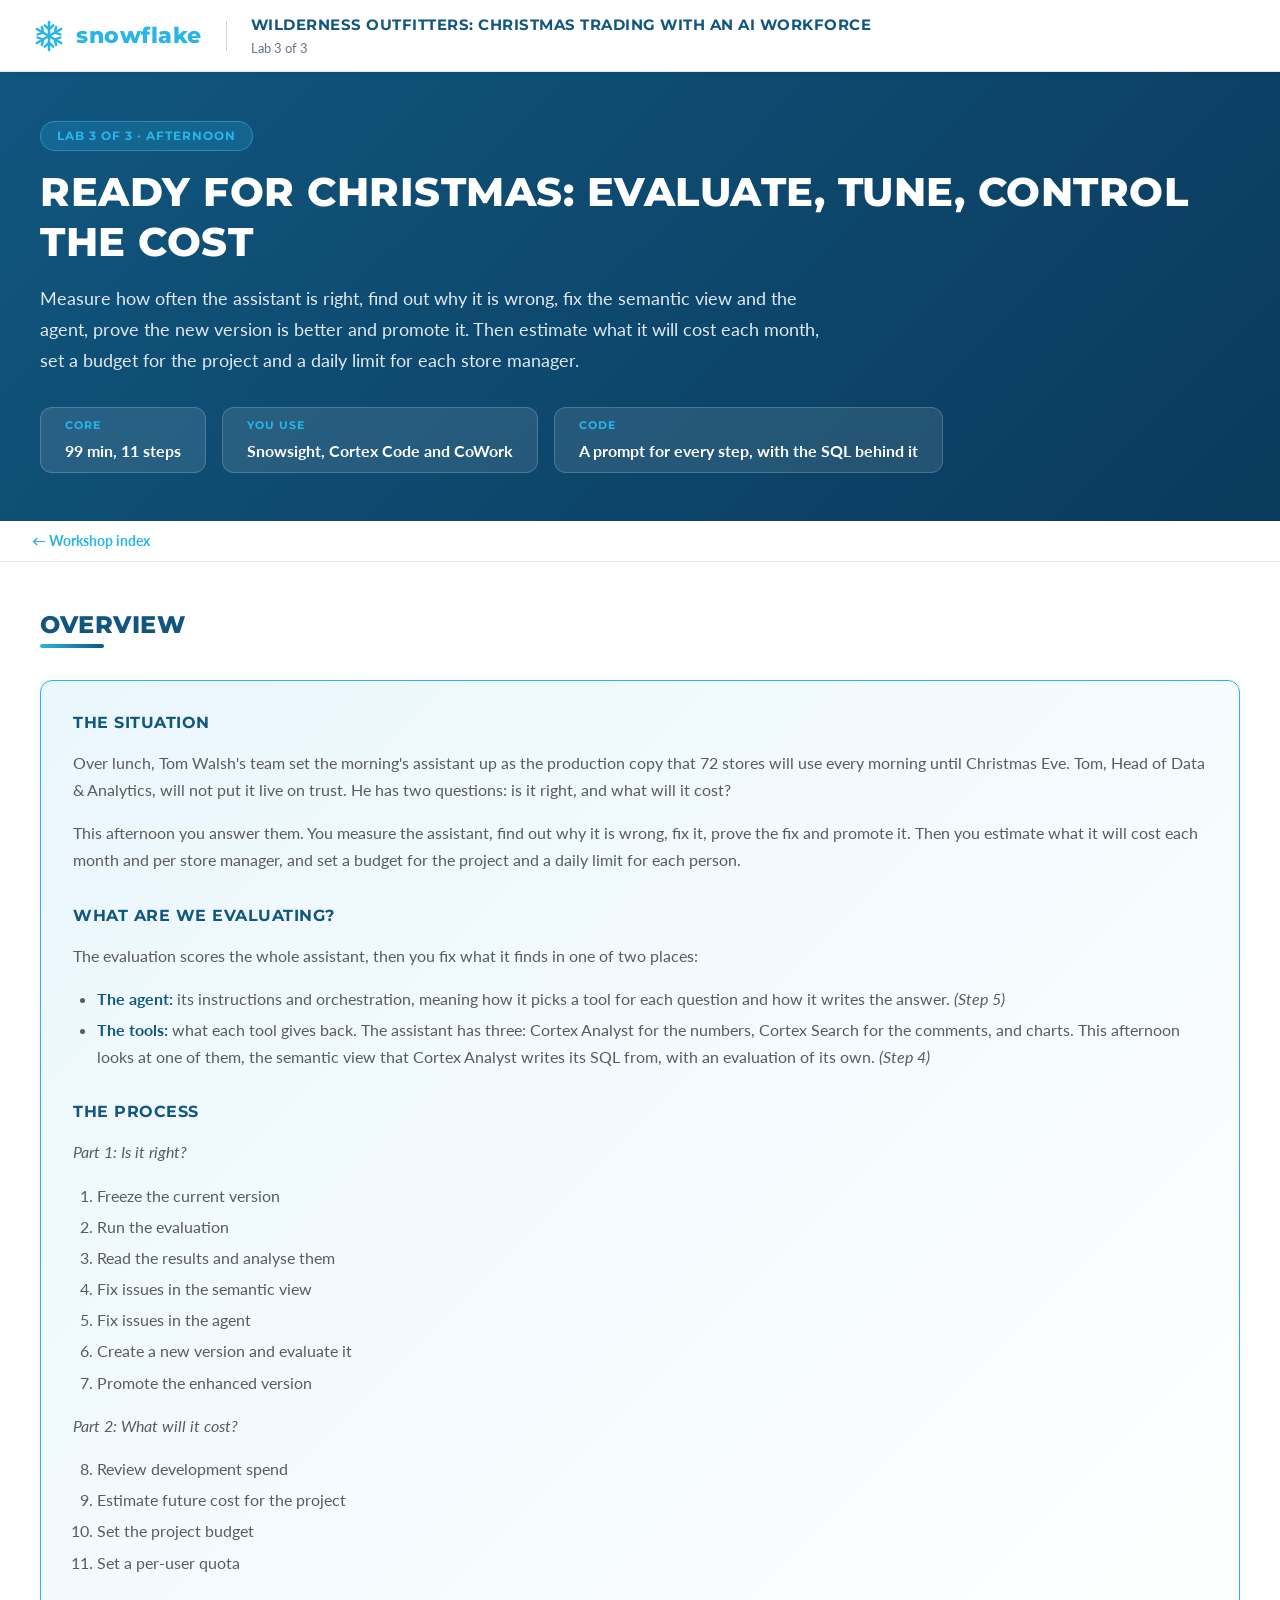
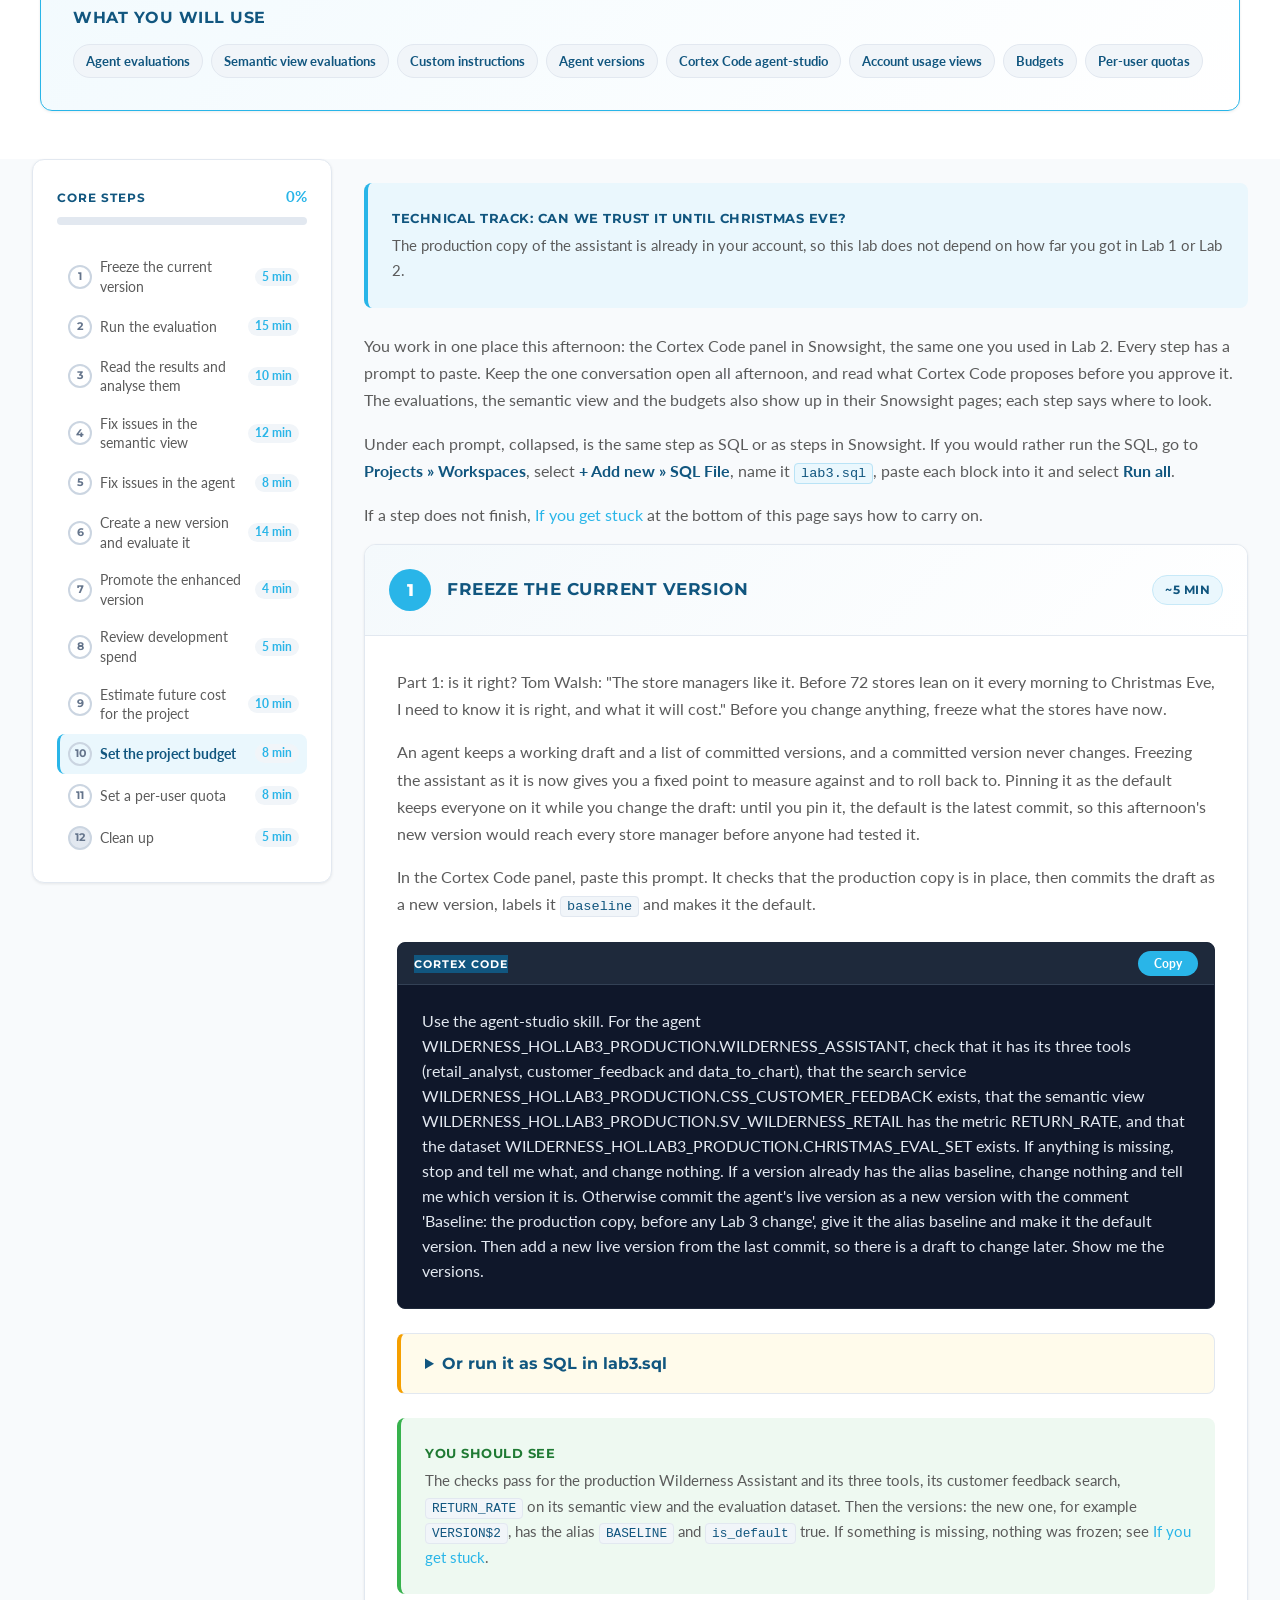
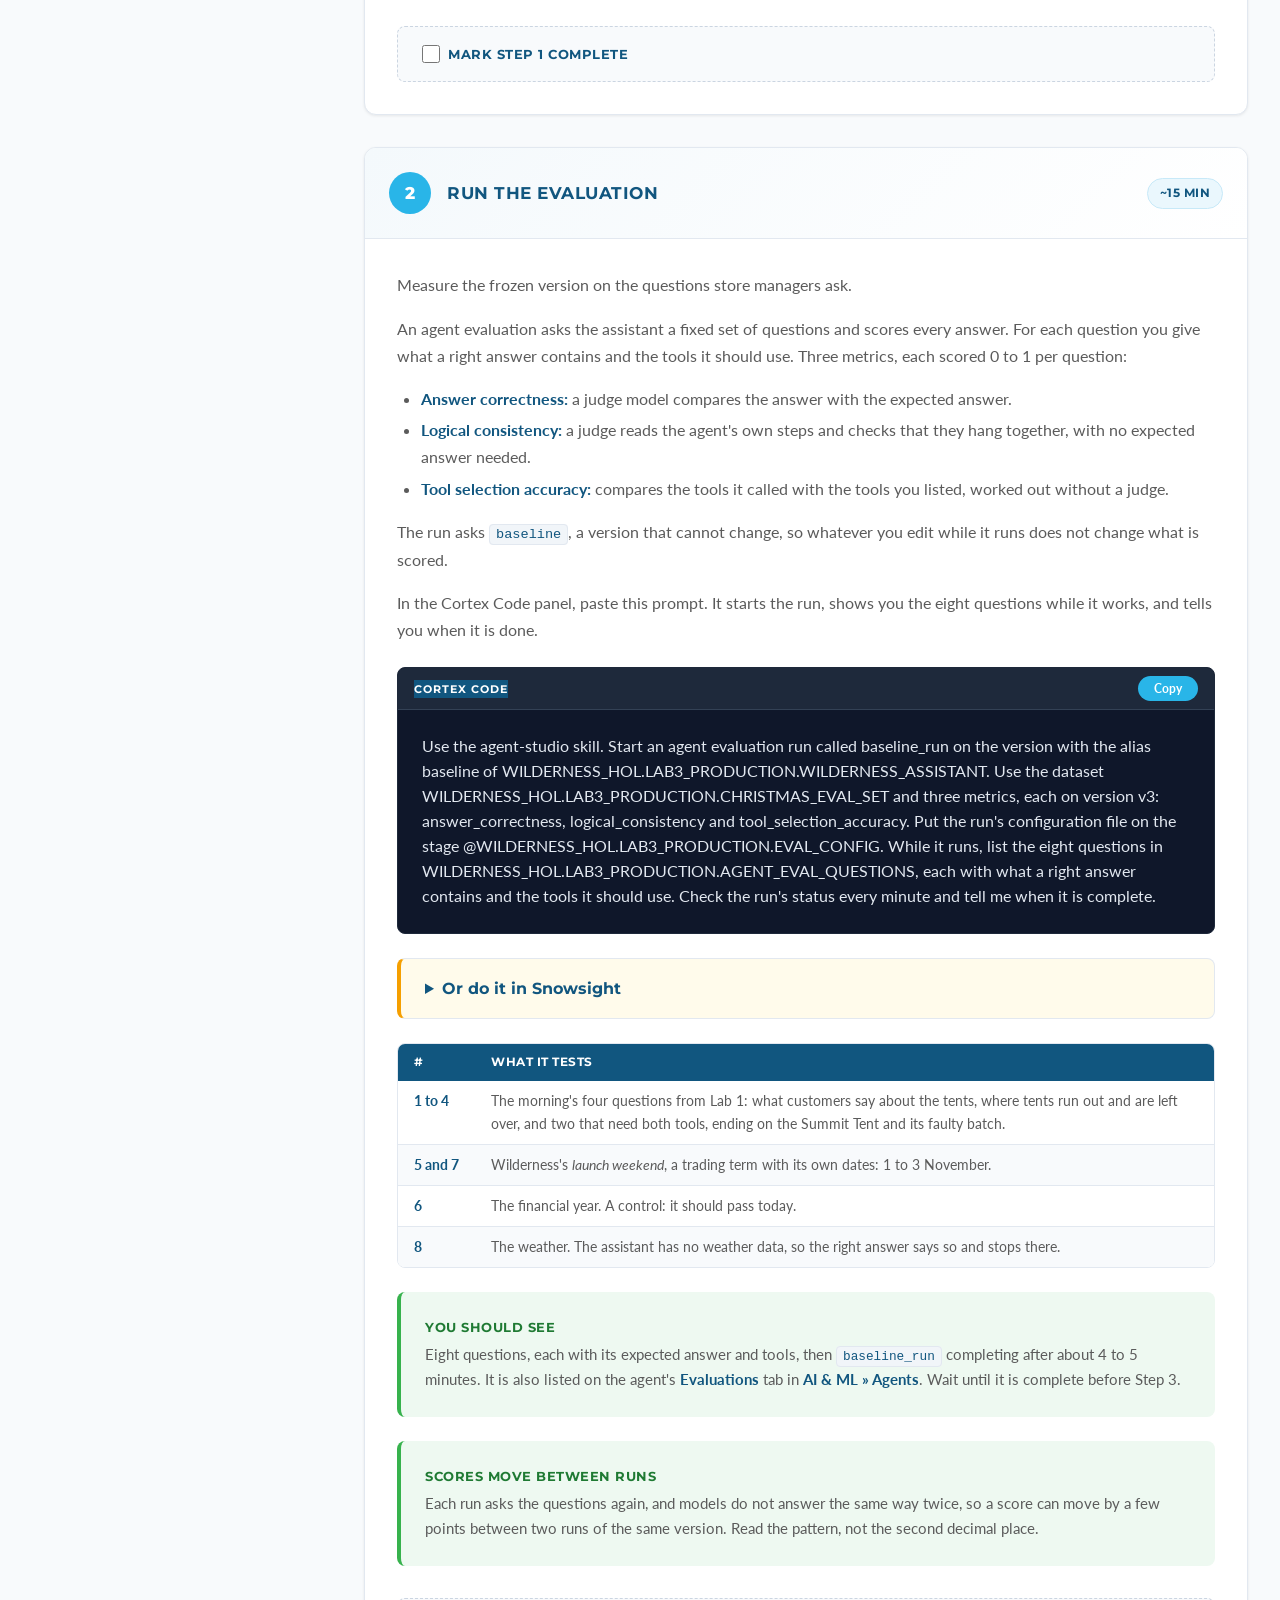
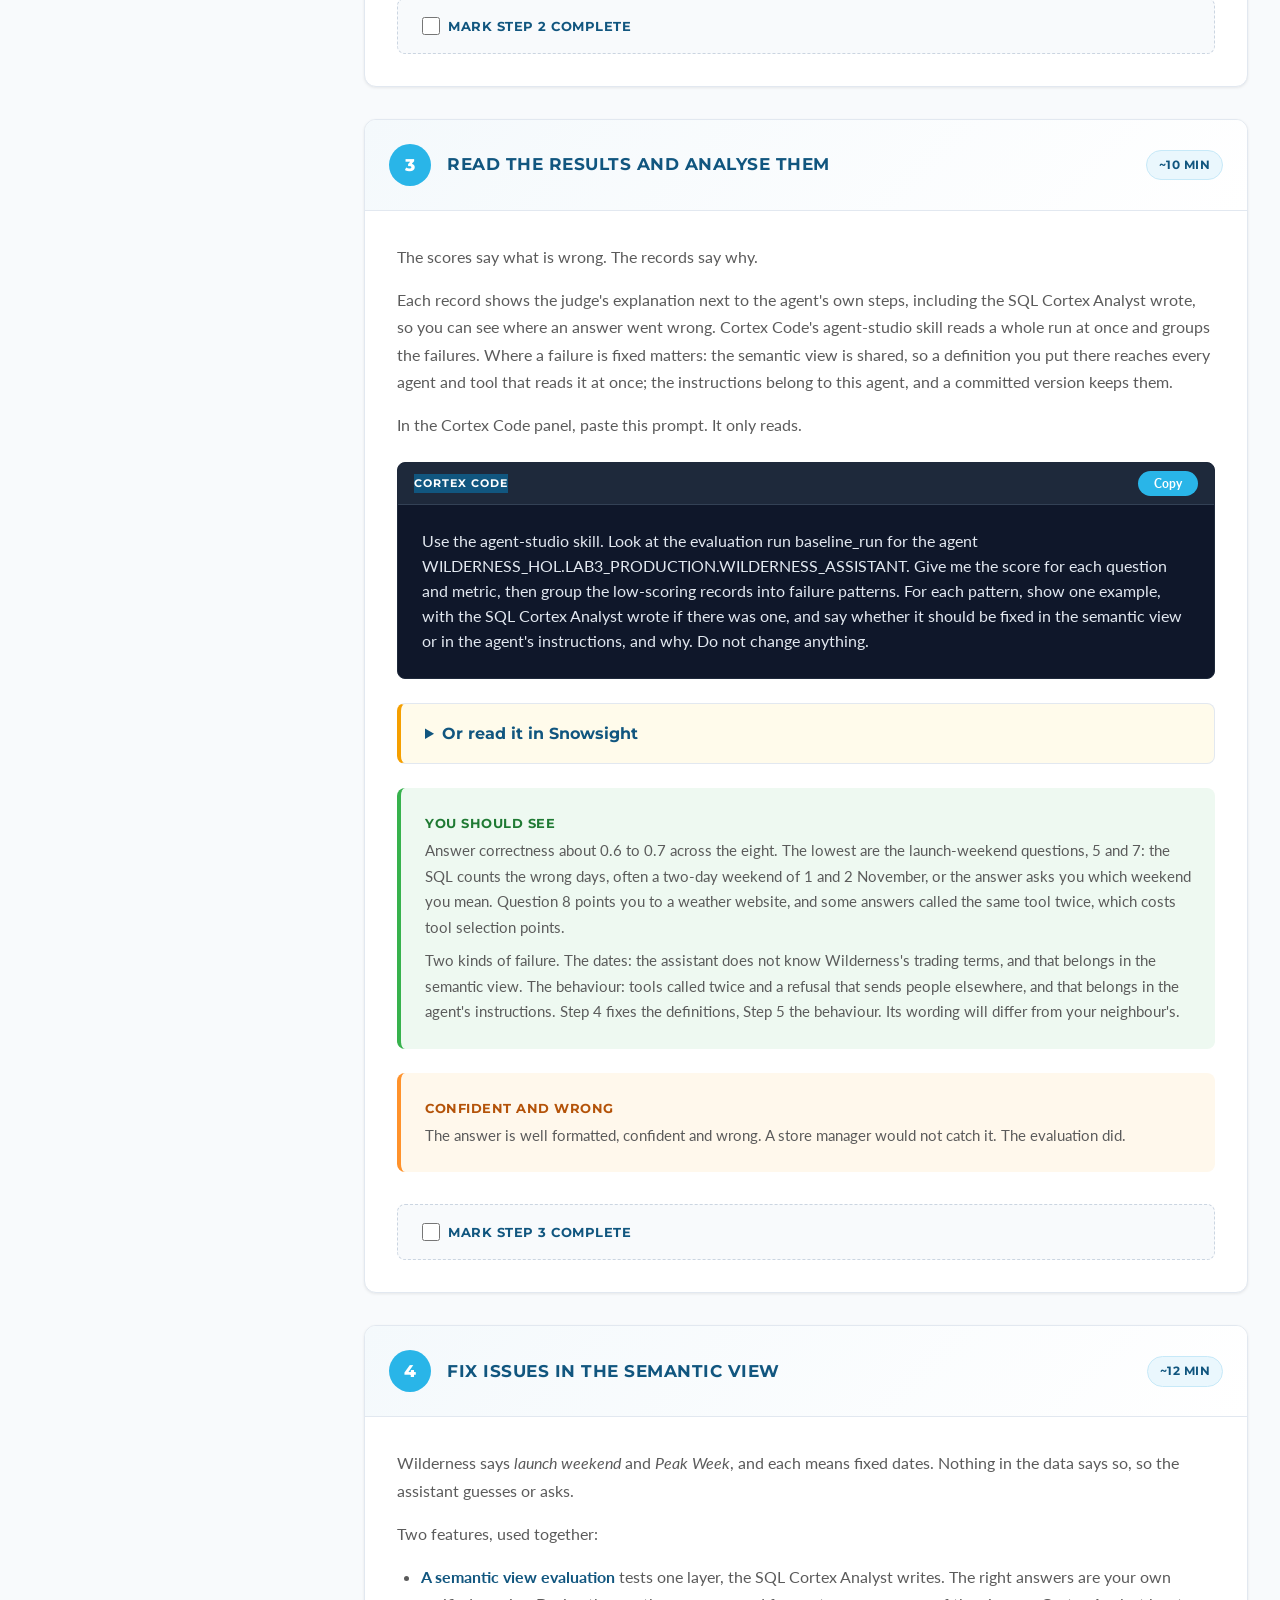
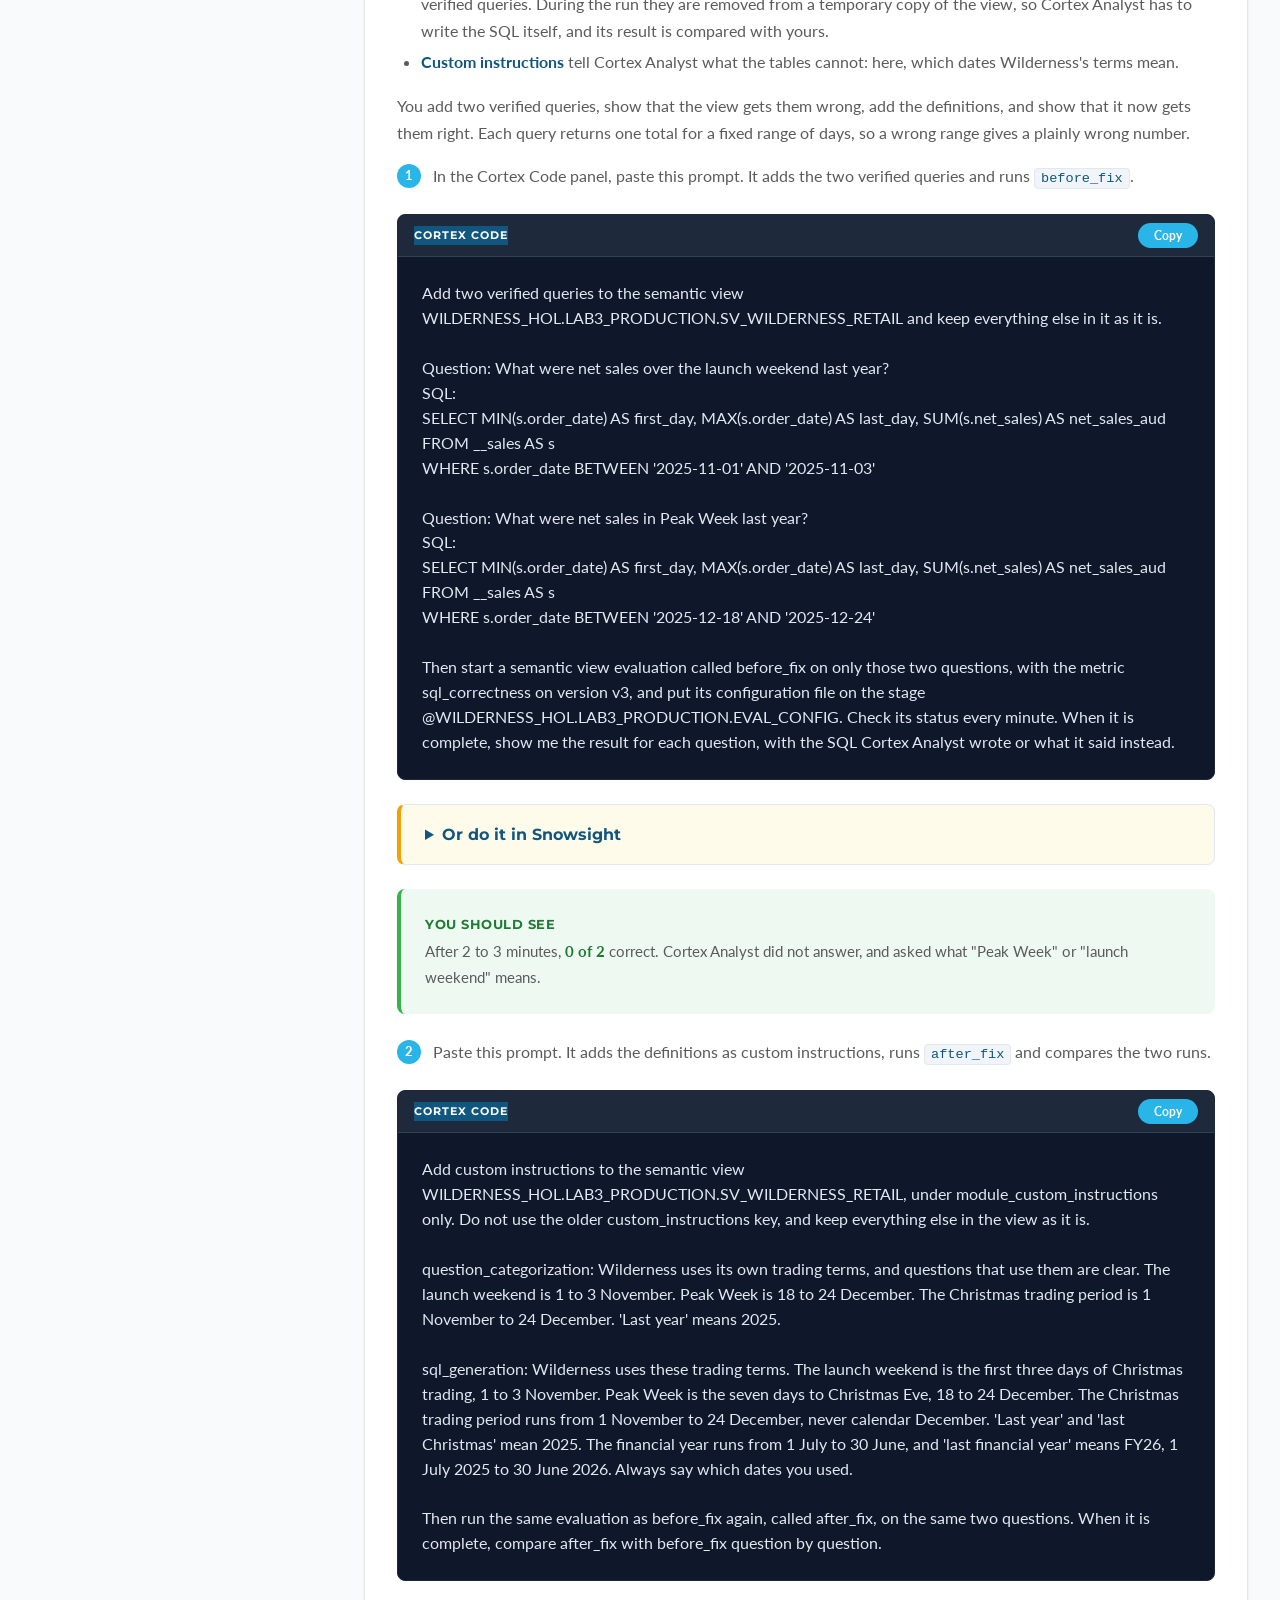
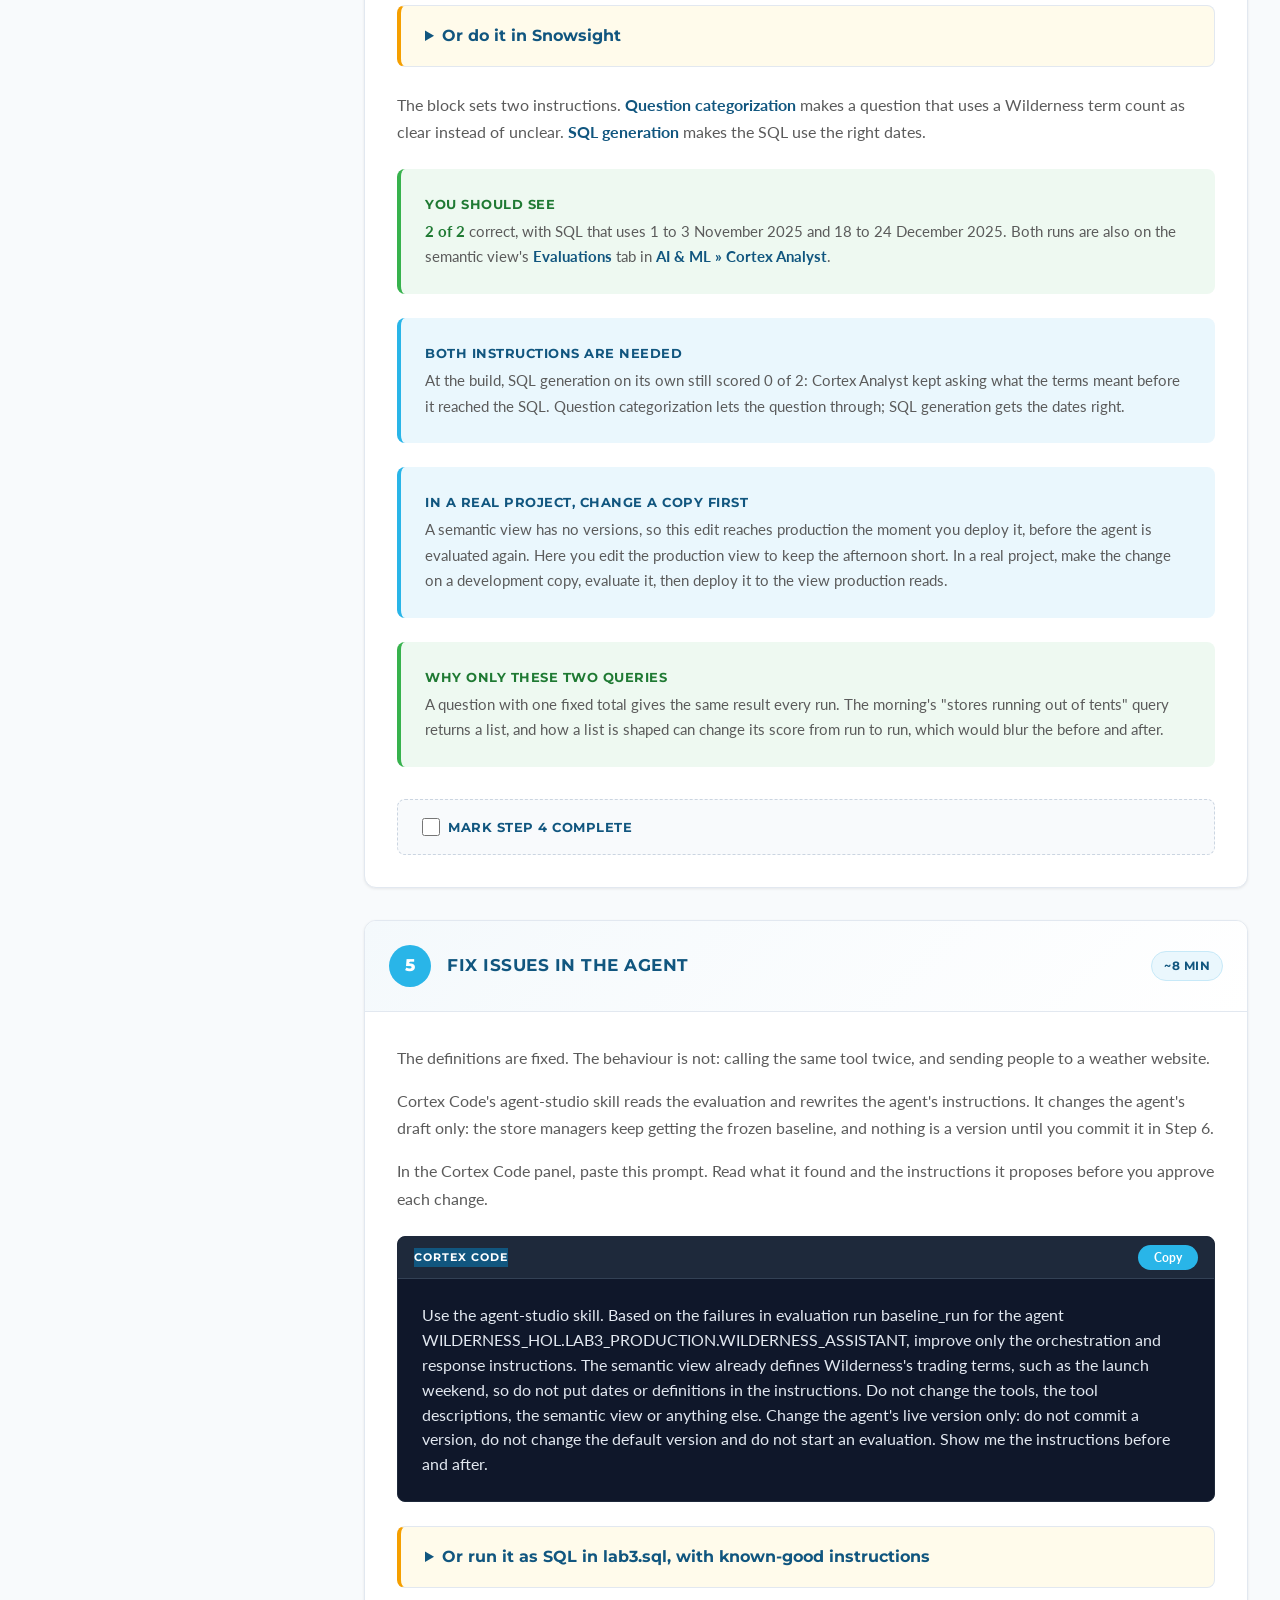
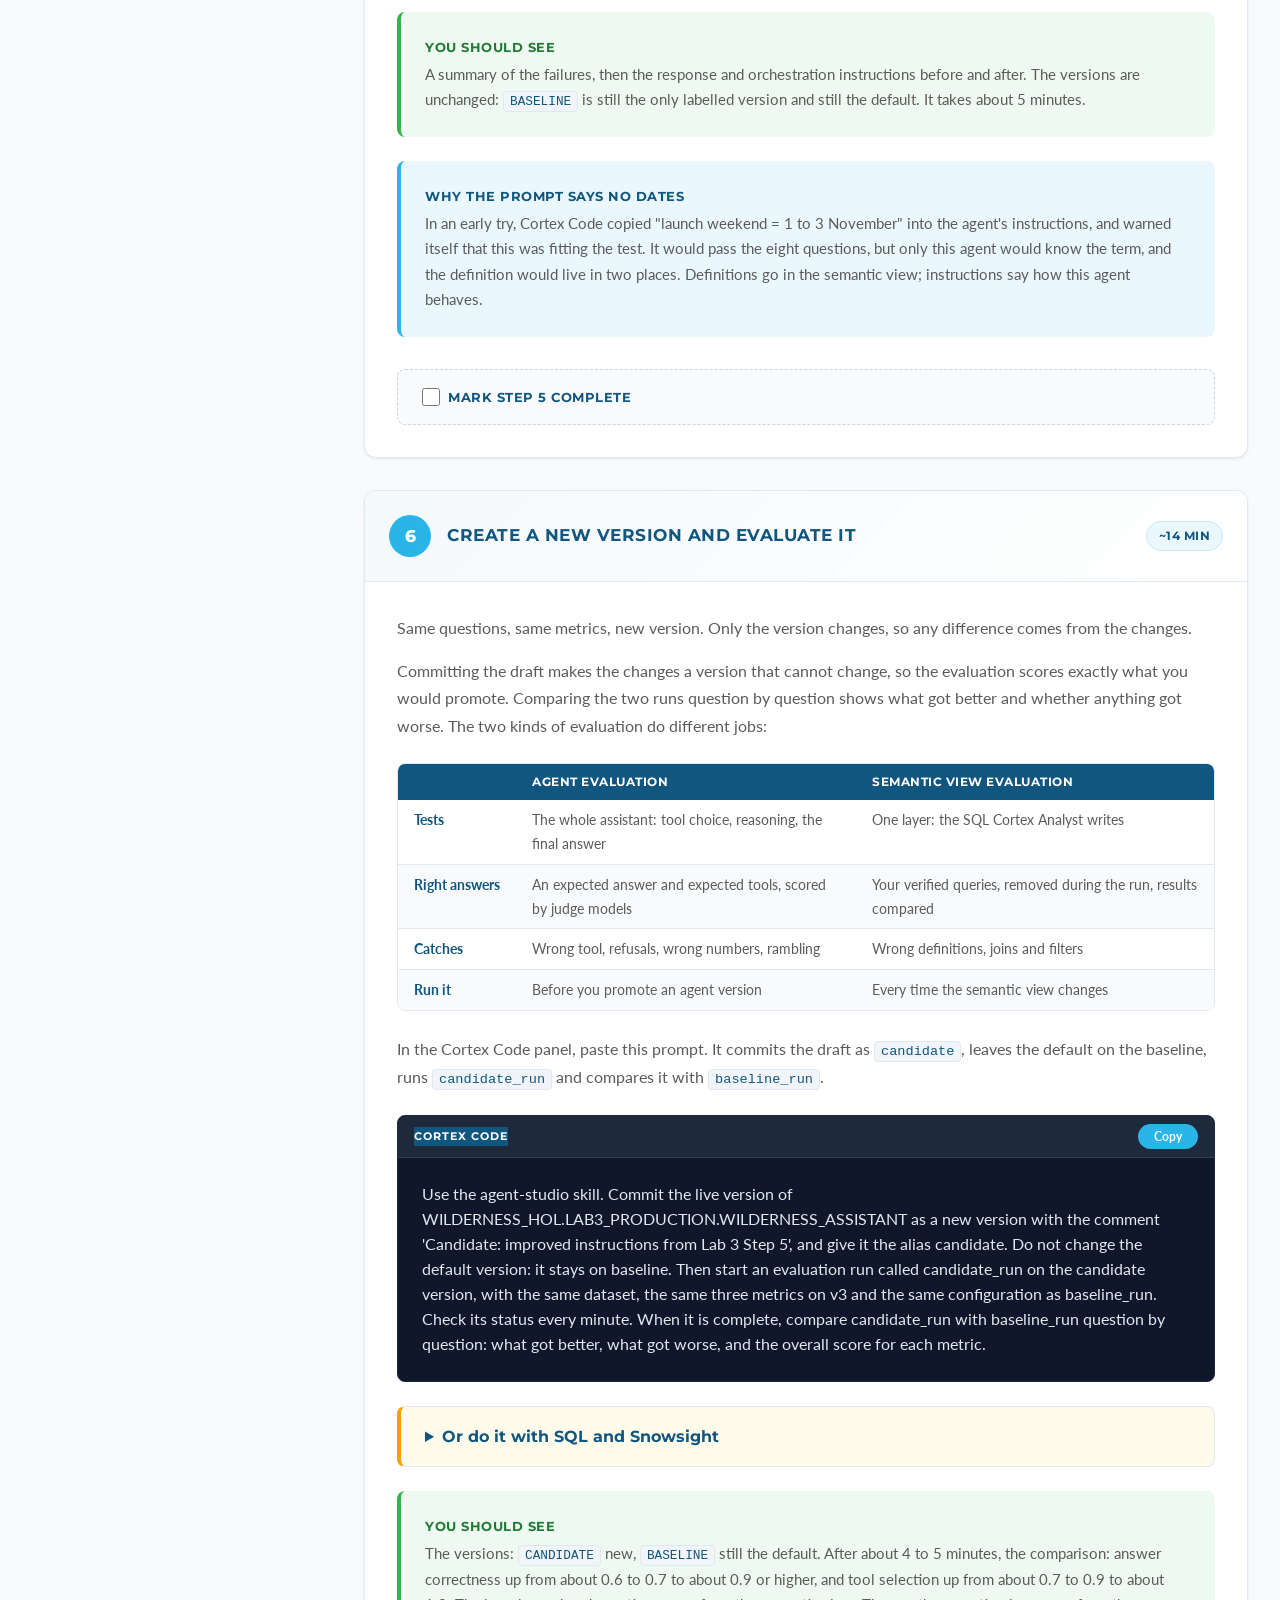
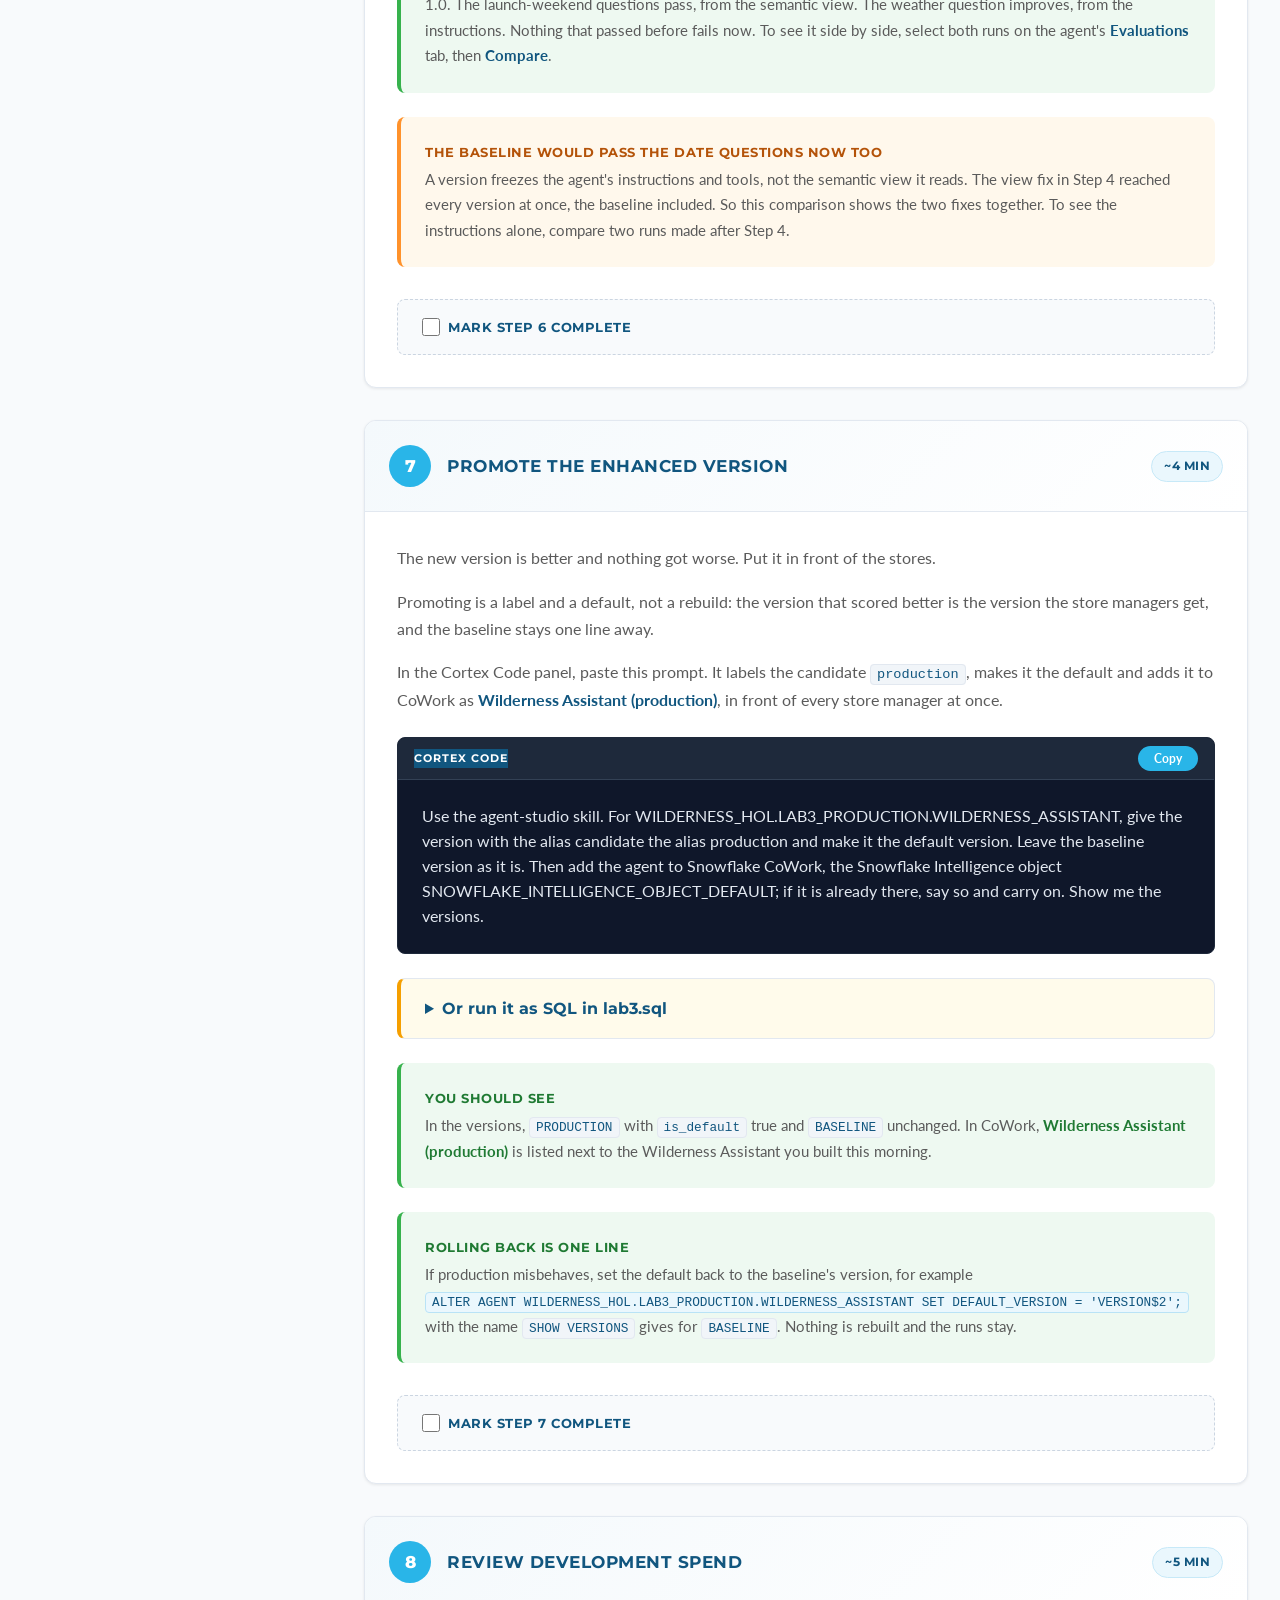
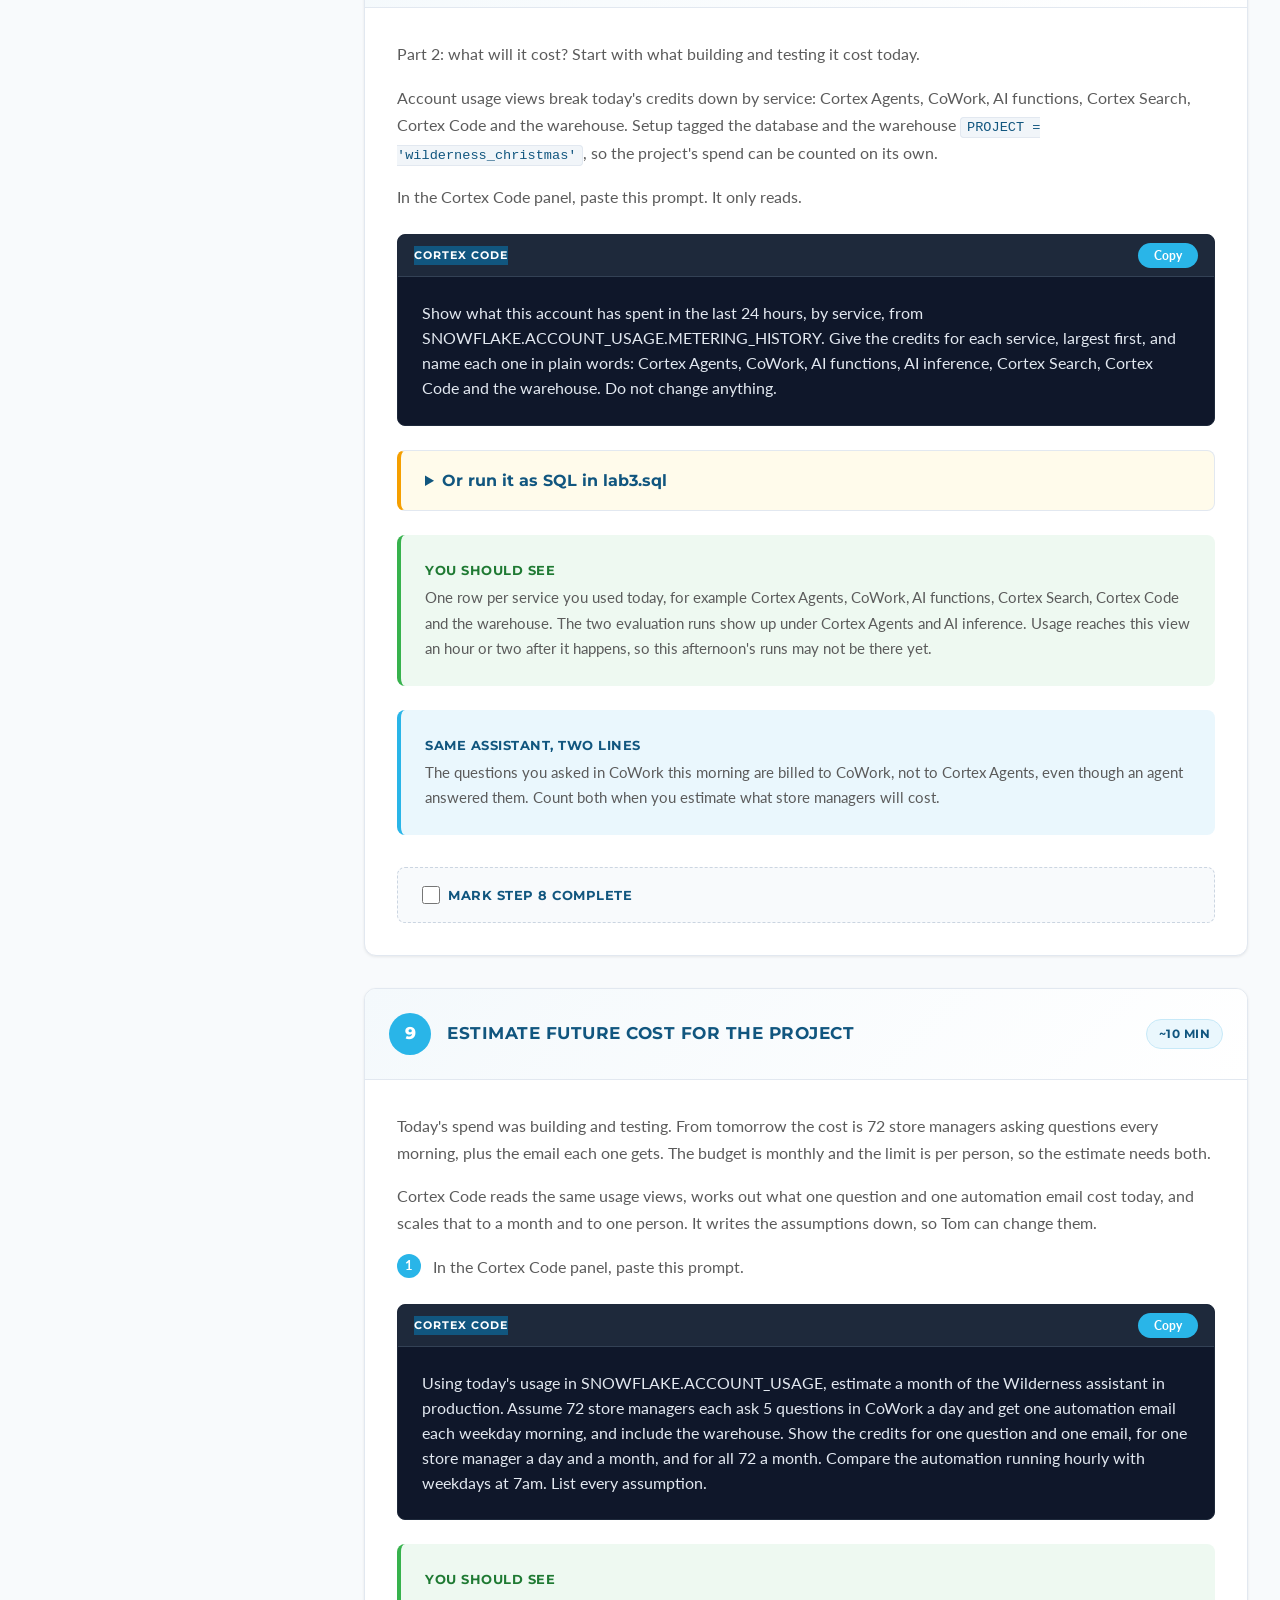
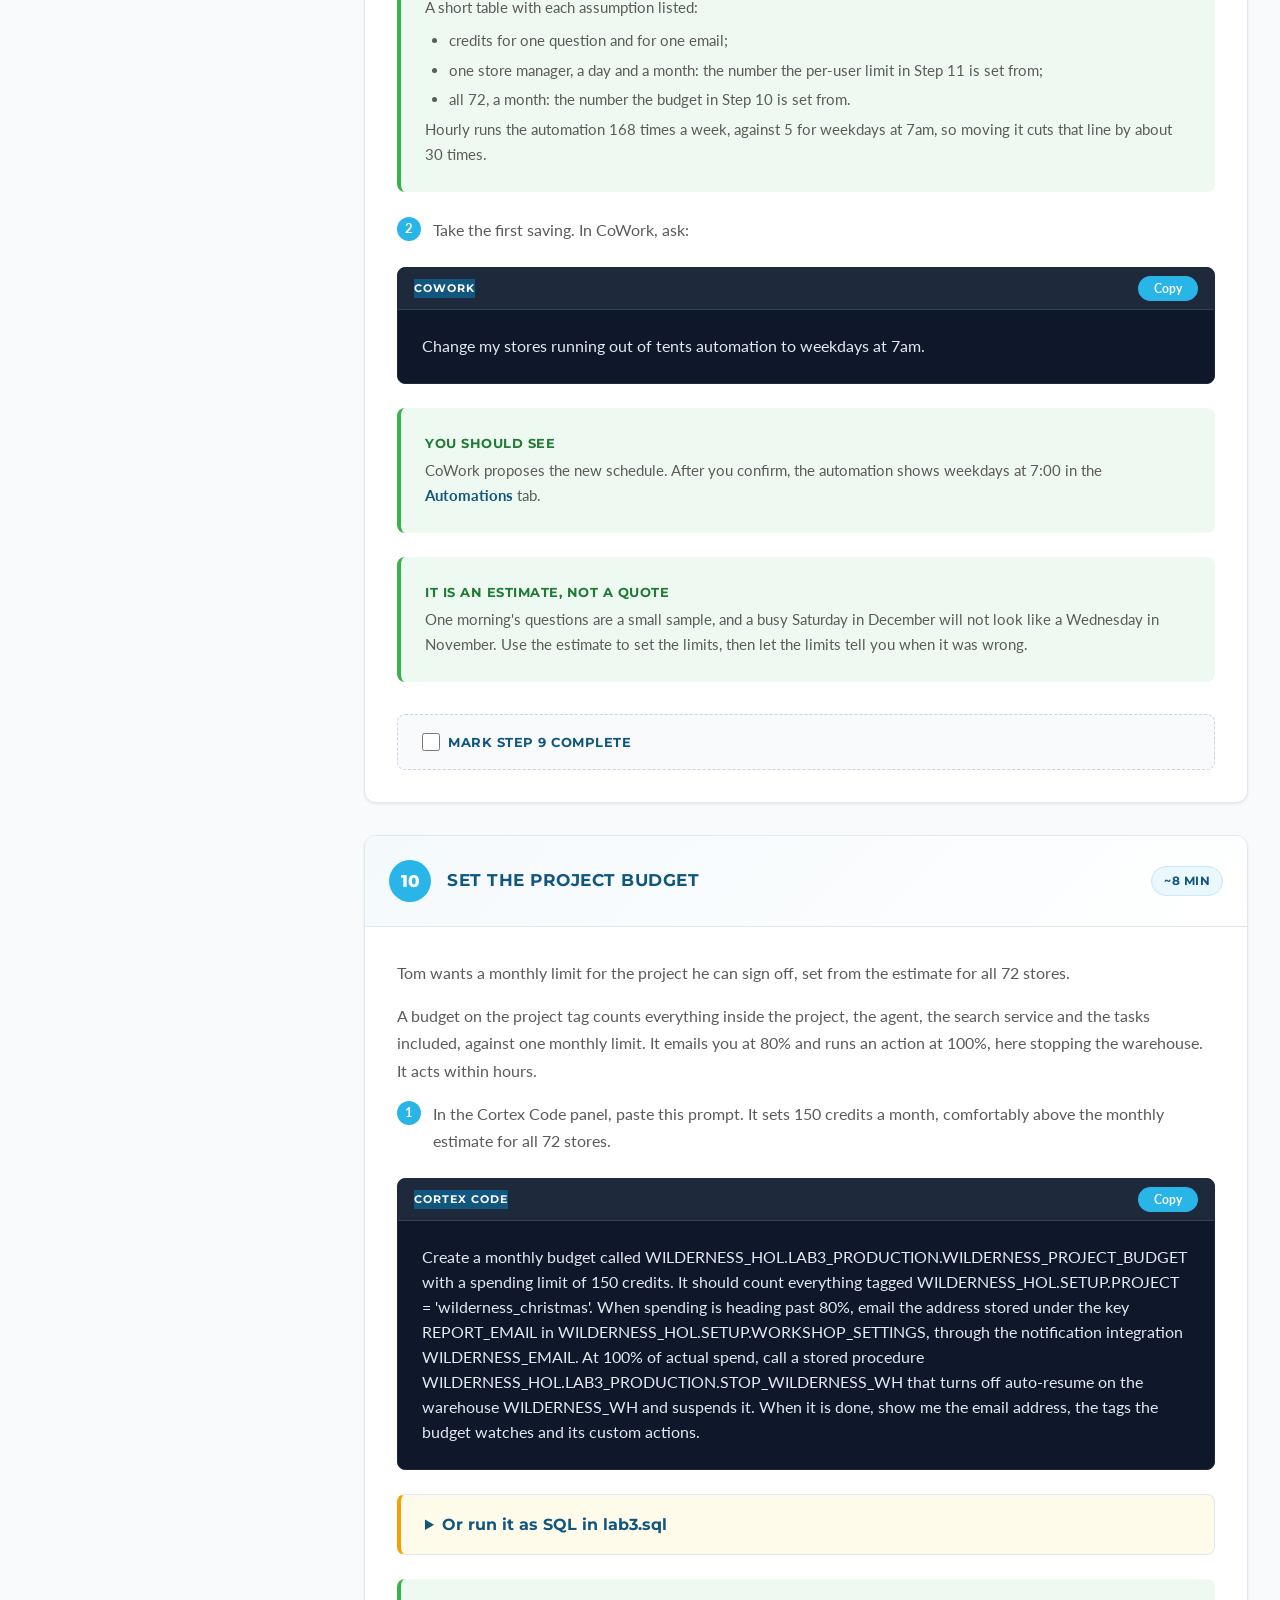
<file: lab3_advanced.html>
<!DOCTYPE html>
<html lang="en">
<head>
<meta charset="utf-8">
<meta name="viewport" content="width=device-width, initial-scale=1">
<meta name="snowflake-source" content="cortex-agent-authored">
<title>Lab 3: Ready for Christmas: evaluate, tune, control the cost</title>
<script type="application/json" id="snowflake-report-metadata">{
 "generated": "2026-11-04",
 "intent": "Lab 3: Ready for Christmas: evaluate, tune, control the cost",
 "producerNotes": "Built by _build/build.py from _build/src/guides. Figures were measured on the build account; screenshots are captured at the dry run.",
 "sections": [
  {
   "id": "step-1",
   "title": "Freeze the current version"
  },
  {
   "id": "step-2",
   "title": "Run the evaluation"
  },
  {
   "id": "step-3",
   "title": "Read the results and analyse them"
  },
  {
   "id": "step-4",
   "title": "Fix issues in the semantic view"
  },
  {
   "id": "step-5",
   "title": "Fix issues in the agent"
  },
  {
   "id": "step-6",
   "title": "Create a new version and evaluate it"
  },
  {
   "id": "step-7",
   "title": "Promote the enhanced version"
  },
  {
   "id": "step-8",
   "title": "Review development spend"
  },
  {
   "id": "step-9",
   "title": "Estimate future cost for the project"
  },
  {
   "id": "step-10",
   "title": "Set the project budget"
  },
  {
   "id": "step-11",
   "title": "Set a per-user quota"
  },
  {
   "id": "step-12",
   "title": "Clean up"
  }
 ]
}</script>
<link rel="preconnect" href="https://fonts.googleapis.com">
<link rel="preconnect" href="https://fonts.gstatic.com" crossorigin>
<link href="https://fonts.googleapis.com/css2?family=Montserrat:wght@600;700;800&family=Lato:wght@300;400;700&display=swap" rel="stylesheet">
<style>

/* ============================================================
   Snowflake HOL base stylesheet (S1): extracted from fsi_generic/fsi_workshop_lab1_foundation.html
   ============================================================ */

:root {
    /* Brand */
    --sf-blue: #29B5E8;
    --sf-mid-blue: #11567F;
    --sf-deep-blue: #0a3a5c;
    --sf-text: #5B5B5B;
    --sf-heading: #11567F;
    --sf-orange: #ff922b;
    --sf-green: #37B24D;
    --sf-red: #E03131;
    --sf-yellow: #F59F00;

    /* Neutrals */
    --gray-50: #f8fafc;
    --gray-100: #f1f5f9;
    --gray-200: #e2e8f0;
    --gray-300: #cbd5e1;
    --gray-400: #94a3b8;
    --gray-500: #64748b;
    --gray-700: #334155;
    --gray-800: #1e293b;
    --gray-900: #0f172a;

    /* Type */
    --font-heading: 'Montserrat', -apple-system, BlinkMacSystemFont, 'Segoe UI', sans-serif;
    --font-body: 'Lato', -apple-system, BlinkMacSystemFont, 'Segoe UI', sans-serif;
    --font-mono: 'SFMono-Regular', 'JetBrains Mono', Menlo, Consolas, 'Courier New', monospace;

    /* Spacing */
    --space-xs: 0.25rem;
    --space-sm: 0.5rem;
    --space-md: 1rem;
    --space-lg: 1.5rem;
    --space-xl: 2rem;
    --space-2xl: 3rem;

    /* Radius */
    --radius-sm: 4px;
    --radius-md: 8px;
    --radius-lg: 12px;
    --radius-xl: 16px;
    --radius-full: 9999px;

    /* Shadows */
    --shadow-sm: 0 1px 3px rgba(0,0,0,0.08);
    --shadow-md: 0 4px 14px rgba(0,0,0,0.10);
    --shadow-lg: 0 10px 30px rgba(0,0,0,0.12);

    /* Layout */
    --header-height: 72px;
    --sidebar-width: 300px;
    --content-max-width: 900px;

    --transition-fast: 150ms ease;
    --transition-normal: 280ms ease;
}

/* ---------- Reset ---------- */
*, *::before, *::after { box-sizing: border-box; margin: 0; padding: 0; }

html {
    scroll-behavior: smooth;
    scroll-padding-top: calc(var(--header-height) + var(--space-lg));
}

body {
    font-family: var(--font-body);
    font-size: 16px;
    line-height: 1.7;
    color: var(--sf-text);
    background: var(--gray-50);
    -webkit-font-smoothing: antialiased;
    -moz-osx-font-smoothing: grayscale;
}

img { max-width: 100%; height: auto; display: block; }

h1, h2, h3, h4, h5 {
    font-family: var(--font-heading);
    color: var(--sf-heading);
    text-transform: uppercase;
    letter-spacing: 0.5px;
    line-height: 1.25;
    font-weight: 700;
}

h4, h5 { text-transform: none; letter-spacing: 0.2px; }

p { margin-bottom: var(--space-md); }
p:last-child { margin-bottom: 0; }

a { color: var(--sf-blue); text-decoration: none; transition: color var(--transition-fast); }
a:hover { color: var(--sf-mid-blue); }

ul, ol { margin: 0 0 var(--space-md) var(--space-lg); }
li { margin-bottom: var(--space-xs); }

strong { color: var(--sf-mid-blue); font-weight: 700; }

code:not(pre code) {
    font-family: var(--font-mono);
    font-size: 0.85em;
    background: var(--gray-100);
    color: var(--sf-mid-blue);
    padding: 2px 6px;
    border-radius: var(--radius-sm);
    border: 1px solid var(--gray-200);
}

/* ---------- Header ---------- */
.hol-header {
    position: fixed;
    top: 0; left: 0; right: 0;
    height: var(--header-height);
    background: #ffffff;
    border-bottom: 1px solid var(--gray-200);
    box-shadow: var(--shadow-sm);
    z-index: 200;
}

.header-container {
    max-width: 1500px;
    margin: 0 auto;
    height: 100%;
    display: flex;
    align-items: center;
    gap: var(--space-lg);
    padding: 0 var(--space-xl);
}

.snowflake-logo { height: 48px; width: auto; }

.logo-divider { width: 1px; height: 30px; background: var(--gray-300); flex-shrink: 0; }

.header-title {
    font-family: var(--font-heading);
    font-size: 0.9375rem;
    font-weight: 700;
    text-transform: uppercase;
    letter-spacing: 0.5px;
    color: var(--sf-mid-blue);
}

.header-title span {
    display: block;
    font-family: var(--font-body);
    font-size: 0.8125rem;
    font-weight: 400;
    text-transform: none;
    letter-spacing: 0;
    color: var(--gray-500);
}

/* ---------- Hero ---------- */
.hero-section {
    margin-top: var(--header-height);
    background: linear-gradient(135deg, #11567F 0%, #0a3a5c 100%);
    color: #ffffff;
    padding: var(--space-2xl) var(--space-xl);
}

.hero-container { max-width: 1200px; margin: 0 auto; }

.hero-badge {
    display: inline-block;
    background: rgba(41,181,232,0.20);
    border: 1px solid rgba(41,181,232,0.55);
    color: var(--sf-blue);
    padding: var(--space-xs) var(--space-md);
    border-radius: var(--radius-full);
    font-family: var(--font-heading);
    font-size: 0.75rem;
    font-weight: 700;
    text-transform: uppercase;
    letter-spacing: 1px;
    margin-bottom: var(--space-md);
}

.hero-title {
    font-size: 2.5rem;
    font-weight: 800;
    color: #ffffff;
    margin-bottom: var(--space-md);
}

.hero-subtitle {
    font-size: 1.125rem;
    color: rgba(255,255,255,0.88);
    max-width: 780px;
    margin-bottom: var(--space-xl);
}

.hero-meta { display: flex; flex-wrap: wrap; gap: var(--space-md); }

.meta-item {
    background: rgba(255,255,255,0.10);
    border: 1px solid rgba(255,255,255,0.18);
    border-radius: var(--radius-lg);
    padding: var(--space-sm) var(--space-lg);
    min-width: 150px;
}

.meta-label {
    display: block;
    font-family: var(--font-heading);
    font-size: 0.6875rem;
    font-weight: 700;
    text-transform: uppercase;
    letter-spacing: 1px;
    color: var(--sf-blue);
    margin-bottom: 2px;
}

.meta-value { font-size: 1rem; font-weight: 700; color: #ffffff; }

/* ---------- Breadcrumb ---------- */
.breadcrumb-bar {
    background: #ffffff;
    border-bottom: 1px solid var(--gray-200);
    padding: var(--space-sm) var(--space-xl);
}

.breadcrumb-inner { max-width: 1500px; margin: 0 auto; font-size: 0.875rem; }

.breadcrumb-inner a { font-weight: 700; }

/* ---------- Content sections ---------- */
.content-section { padding: var(--space-2xl) var(--space-xl); }
.content-section.alt-bg { background: #ffffff; }

.section-container { max-width: 1200px; margin: 0 auto; }

.section-title {
    font-size: 1.5rem;
    font-weight: 800;
    margin-bottom: var(--space-xl);
    padding-bottom: var(--space-sm);
    position: relative;
}

.section-title::after {
    content: '';
    position: absolute;
    left: 0; bottom: 0;
    width: 64px; height: 4px;
    background: linear-gradient(90deg, var(--sf-blue), var(--sf-mid-blue));
    border-radius: var(--radius-full);
}

.overview-grid {
    display: grid;
    grid-template-columns: 1.4fr 1fr;
    gap: var(--space-xl);
}

.overview-card {
    background: #ffffff;
    border: 1px solid var(--gray-200);
    border-radius: var(--radius-lg);
    padding: var(--space-xl);
    box-shadow: var(--shadow-sm);
}

.overview-card.highlight {
    background: linear-gradient(135deg, #eaf7fd 0%, #ffffff 100%);
    border-color: var(--sf-blue);
}

.overview-card h3 { font-size: 1rem; margin-bottom: var(--space-md); }

.learning-list { list-style: none; margin-left: 0; }

.learning-list li {
    position: relative;
    padding-left: var(--space-lg);
    margin-bottom: var(--space-sm);
}

.learning-list li::before {
    content: '';
    position: absolute;
    left: 0; top: 11px;
    width: 8px; height: 8px;
    background: var(--sf-blue);
    border-radius: 50%;
}

.tech-tags { display: flex; flex-wrap: wrap; gap: var(--space-sm); }

.tech-tag {
    display: inline-flex;
    align-items: center;
    background: var(--gray-100);
    border: 1px solid var(--gray-200);
    color: var(--sf-mid-blue);
    padding: 5px 12px;
    border-radius: var(--radius-full);
    font-size: 0.8125rem;
    font-weight: 700;
}

/* ---------- Layout: sidebar + steps ---------- */
.lab-layout {
    max-width: 1500px;
    margin: 0 auto;
    display: flex;
    align-items: flex-start;
    gap: var(--space-xl);
    padding: 0 var(--space-xl) var(--space-2xl);
}

/* ---------- Sidebar nav ---------- */
.sidebar-nav {
    position: sticky;
    top: calc(var(--header-height) + var(--space-lg));
    width: var(--sidebar-width);
    flex-shrink: 0;
    background: #ffffff;
    border: 1px solid var(--gray-200);
    border-radius: var(--radius-lg);
    padding: var(--space-lg);
    box-shadow: var(--shadow-sm);
    max-height: calc(100vh - var(--header-height) - var(--space-2xl));
    overflow-y: auto;
}

.progress-header {
    display: flex;
    justify-content: space-between;
    align-items: baseline;
    margin-bottom: var(--space-sm);
}

.progress-label {
    font-family: var(--font-heading);
    font-size: 0.75rem;
    font-weight: 700;
    text-transform: uppercase;
    letter-spacing: 1px;
    color: var(--sf-mid-blue);
}

.progress-percent { font-weight: 700; color: var(--sf-blue); font-size: 0.9375rem; }

.progress-bar {
    height: 8px;
    background: var(--gray-200);
    border-radius: var(--radius-full);
    overflow: hidden;
    margin-bottom: var(--space-lg);
}

.progress-fill {
    height: 100%;
    width: 0%;
    background: linear-gradient(90deg, var(--sf-blue), var(--sf-green));
    border-radius: var(--radius-full);
    transition: width var(--transition-normal);
}

.steps-nav { display: flex; flex-direction: column; gap: 2px; }

.step-nav-item {
    display: flex;
    align-items: center;
    gap: var(--space-sm);
    padding: var(--space-sm) var(--space-sm);
    border-radius: var(--radius-md);
    color: var(--sf-text);
    font-size: 0.875rem;
    line-height: 1.4;
    border-left: 3px solid transparent;
    transition: all var(--transition-fast);
}

.step-nav-item:hover { background: var(--gray-100); color: var(--sf-mid-blue); }

.step-nav-item.active {
    background: #eaf7fd;
    border-left-color: var(--sf-blue);
    color: var(--sf-mid-blue);
    font-weight: 700;
}

.step-nav-item.completed .nav-index {
    background: var(--sf-green);
    border-color: var(--sf-green);
    color: #ffffff;
}

.nav-index {
    flex-shrink: 0;
    width: 24px; height: 24px;
    border-radius: 50%;
    border: 2px solid var(--gray-300);
    display: flex;
    align-items: center;
    justify-content: center;
    font-family: var(--font-heading);
    font-size: 0.6875rem;
    font-weight: 700;
    color: var(--gray-500);
}

.nav-text { flex: 1; }

.nav-time {
    flex-shrink: 0;
    font-size: 0.75rem;
    font-weight: 700;
    color: var(--sf-blue);
    background: var(--gray-100);
    padding: 1px 7px;
    border-radius: var(--radius-full);
    white-space: nowrap;
}

/* ---------- Steps container ---------- */
.steps-container {
    flex: 1;
    min-width: 0;
    max-width: var(--content-max-width);
}

.step-card {
    background: #ffffff;
    border: 1px solid var(--gray-200);
    border-radius: var(--radius-lg);
    margin-bottom: var(--space-xl);
    overflow: hidden;
    box-shadow: var(--shadow-sm);
    transition: box-shadow var(--transition-fast), border-color var(--transition-fast);
}

.step-card:hover { box-shadow: var(--shadow-md); }
.step-card.completed { border-color: var(--sf-green); }
.step-card.completed .step-number { background: var(--sf-green); }

.step-header {
    display: flex;
    align-items: center;
    gap: var(--space-md);
    padding: var(--space-lg);
    background: linear-gradient(135deg, #f4f9fc 0%, #ffffff 100%);
    border-bottom: 1px solid var(--gray-200);
    cursor: pointer;
    user-select: none;
}

.step-number {
    flex-shrink: 0;
    width: 42px; height: 42px;
    border-radius: 50%;
    background: var(--sf-blue);
    color: #ffffff;
    display: flex;
    align-items: center;
    justify-content: center;
    font-family: var(--font-heading);
    font-weight: 800;
    font-size: 1.0625rem;
}

.step-title { flex: 1; font-size: 1.0625rem; font-weight: 700; margin: 0; }

.step-duration {
    flex-shrink: 0;
    font-family: var(--font-heading);
    font-size: 0.75rem;
    font-weight: 700;
    text-transform: uppercase;
    letter-spacing: 0.5px;
    color: var(--sf-mid-blue);
    background: #eaf7fd;
    border: 1px solid #c7e9f8;
    padding: 4px 12px;
    border-radius: var(--radius-full);
    white-space: nowrap;
}

.step-content { padding: var(--space-xl); }
.step-content.collapsed { display: none; }

.step-content h3 {
    font-size: 1rem;
    margin: var(--space-xl) 0 var(--space-sm);
}

.step-content h3:first-child { margin-top: 0; }

.step-content h4 {
    font-size: 0.9375rem;
    color: var(--sf-mid-blue);
    margin: var(--space-lg) 0 var(--space-sm);
}

/* ---------- Code blocks ---------- */
.code-block {
    background: #0f172a;
    border-radius: var(--radius-md);
    margin: var(--space-lg) 0;
    overflow: hidden;
    border: 1px solid #1e293b;
}

.code-header {
    display: flex;
    align-items: center;
    justify-content: space-between;
    gap: var(--space-md);
    padding: var(--space-sm) var(--space-md);
    background: #1e293b;
    border-bottom: 1px solid #334155;
}

.code-lang {
    font-family: var(--font-heading);
    font-size: 0.6875rem;
    font-weight: 700;
    text-transform: uppercase;
    letter-spacing: 1px;
    color: var(--gray-400);
}

.btn-copy {
    background: var(--sf-blue);
    color: #ffffff;
    border: none;
    padding: 5px 16px;
    border-radius: var(--radius-full);
    font-family: var(--font-body);
    font-size: 0.75rem;
    font-weight: 700;
    cursor: pointer;
    white-space: nowrap;
    transition: background var(--transition-fast), transform var(--transition-fast);
}

.btn-copy:hover { background: #1da5d8; transform: translateY(-1px); }
.btn-copy:active { transform: translateY(0); }
.btn-copy.copied { background: var(--sf-green); }

.code-block pre {
    margin: 0;
    padding: var(--space-lg);
    overflow-x: auto;
    max-width: 100%;
}

.code-block pre code {
    font-family: var(--font-mono);
    font-size: 0.8125rem;
    line-height: 1.65;
    color: #e2e8f0;
    white-space: pre;
    display: block;
    background: none;
    border: none;
    padding: 0;
}

/* ---------- Info boxes ---------- */
.info-box {
    display: flex;
    gap: var(--space-md);
    padding: var(--space-lg);
    margin: var(--space-lg) 0;
    border-radius: var(--radius-md);
    border-left: 4px solid var(--sf-blue);
    background: var(--gray-100);
}

.info-box .icon { flex-shrink: 0; font-size: 1.25rem; line-height: 1.4; }
.info-box > div { flex: 1; min-width: 0; }

.info-box strong {
    display: block;
    font-family: var(--font-heading);
    font-size: 0.8125rem;
    font-weight: 700;
    text-transform: uppercase;
    letter-spacing: 0.5px;
    margin-bottom: var(--space-xs);
}

.info-box p { font-size: 0.9375rem; margin-bottom: var(--space-sm); }
.info-box p:last-child { margin-bottom: 0; }
.info-box ul, .info-box ol { font-size: 0.9375rem; margin-bottom: 0; }

.info-box.info    { background: #eaf7fd; border-left-color: var(--sf-blue); }
.info-box.tip     { background: #eef9f1; border-left-color: var(--sf-green); }
.info-box.tip strong { color: #1f7a33; }
.info-box.warning { background: #fff8ec; border-left-color: var(--sf-orange); }
.info-box.warning strong { color: #b45309; }
.info-box.success { background: #eef9f1; border-left-color: var(--sf-green); }
.info-box.success strong { color: #1f7a33; }
.info-box.danger  { background: #fdefef; border-left-color: var(--sf-red); }
.info-box.danger strong { color: #b02525; }

/* ---------- Tables ---------- */
.table-wrapper {
    overflow-x: auto;
    margin: var(--space-lg) 0;
    border: 1px solid var(--gray-200);
    border-radius: var(--radius-md);
}

table, .data-table {
    width: 100%;
    border-collapse: collapse;
    font-size: 0.875rem;
    background: #ffffff;
}

table th, .data-table th {
    background: var(--sf-mid-blue);
    color: #ffffff;
    font-family: var(--font-heading);
    font-size: 0.75rem;
    font-weight: 700;
    text-transform: uppercase;
    letter-spacing: 0.5px;
    text-align: left;
    padding: var(--space-sm) var(--space-md);
    white-space: nowrap;
}

table td, .data-table td {
    padding: var(--space-sm) var(--space-md);
    border-bottom: 1px solid var(--gray-200);
    vertical-align: top;
}

table tbody tr:last-child td { border-bottom: none; }
table tbody tr:nth-child(even) { background: var(--gray-50); }

/* ---------- Completion checkbox ---------- */
.completion-checkbox {
    display: flex;
    align-items: center;
    gap: var(--space-sm);
    margin-top: var(--space-xl);
    padding: var(--space-md) var(--space-lg);
    background: var(--gray-50);
    border: 1px dashed var(--gray-300);
    border-radius: var(--radius-md);
    font-family: var(--font-heading);
    font-size: 0.8125rem;
    font-weight: 700;
    text-transform: uppercase;
    letter-spacing: 0.5px;
    color: var(--sf-mid-blue);
    cursor: pointer;
    transition: all var(--transition-fast);
}

.completion-checkbox:hover { background: #eaf7fd; border-color: var(--sf-blue); }

.completion-checkbox input[type="checkbox"] {
    width: 18px; height: 18px;
    accent-color: var(--sf-green);
    cursor: pointer;
    flex-shrink: 0;
}

/* ---------- Resources ---------- */
.resources-grid {
    display: grid;
    grid-template-columns: repeat(auto-fill, minmax(260px, 1fr));
    gap: var(--space-lg);
}

.resource-card {
    display: block;
    background: #ffffff;
    border: 1px solid var(--gray-200);
    border-radius: var(--radius-lg);
    padding: var(--space-lg);
    box-shadow: var(--shadow-sm);
    transition: all var(--transition-fast);
}

.resource-card:hover {
    border-color: var(--sf-blue);
    box-shadow: var(--shadow-md);
    transform: translateY(-2px);
}

.resource-card h4 {
    font-family: var(--font-heading);
    font-size: 0.9375rem;
    color: var(--sf-mid-blue);
    margin-bottom: var(--space-xs);
}

.resource-card p { font-size: 0.875rem; color: var(--sf-text); margin: 0; }

/* ---------- Completion / next steps ---------- */
.completion-section {
    background: linear-gradient(135deg, #11567F 0%, #0a3a5c 100%);
    color: #ffffff;
    padding: var(--space-2xl) var(--space-xl);
    text-align: center;
}

.completion-container { max-width: 780px; margin: 0 auto; }

.completion-section h2 { color: #ffffff; font-size: 1.75rem; margin-bottom: var(--space-md); }
.completion-section p { color: rgba(255,255,255,0.88); }

.completion-section .cta-row {
    display: flex;
    justify-content: center;
    gap: var(--space-md);
    flex-wrap: wrap;
    margin-top: var(--space-xl);
}

.btn-primary {
    display: inline-block;
    background: var(--sf-blue);
    color: #ffffff;
    padding: var(--space-sm) var(--space-xl);
    border-radius: var(--radius-full);
    font-family: var(--font-heading);
    font-size: 0.875rem;
    font-weight: 700;
    text-transform: uppercase;
    letter-spacing: 0.5px;
    transition: all var(--transition-fast);
}

.btn-primary:hover { background: #1da5d8; color: #ffffff; transform: translateY(-2px); }

.btn-secondary {
    display: inline-block;
    background: transparent;
    border: 2px solid rgba(255,255,255,0.45);
    color: #ffffff;
    padding: calc(var(--space-sm) - 2px) calc(var(--space-xl) - 2px);
    border-radius: var(--radius-full);
    font-family: var(--font-heading);
    font-size: 0.875rem;
    font-weight: 700;
    text-transform: uppercase;
    letter-spacing: 0.5px;
    transition: all var(--transition-fast);
}

.btn-secondary:hover { background: rgba(255,255,255,0.12); color: #ffffff; }

/* ---------- Footer ---------- */
.hol-footer {
    background: #0f172a;
    color: var(--gray-400);
    padding: var(--space-xl);
    text-align: center;
    font-size: 0.8125rem;
}

.hol-footer p { margin-bottom: var(--space-xs); }

/* ---------- Responsive ---------- */
@media (max-width: 1024px) {
    .lab-layout { flex-direction: column; gap: var(--space-lg); }

    .sidebar-nav {
        position: static;
        width: 100%;
        max-height: none;
        overflow: visible;
    }

    .steps-container { max-width: 100%; width: 100%; }

    .overview-grid { grid-template-columns: 1fr; }

    .hero-title { font-size: 1.875rem; }
    .hero-section { padding: var(--space-xl) var(--space-lg); }
    .content-section { padding: var(--space-xl) var(--space-lg); }
    .lab-layout { padding: 0 var(--space-lg) var(--space-xl); }
}

@media (max-width: 640px) {
    .header-container { padding: 0 var(--space-md); gap: var(--space-md); }
    .header-title { font-size: 0.8125rem; }
    .hero-title { font-size: 1.5rem; }
    .hero-meta { flex-direction: column; }
    .meta-item { width: 100%; }
    .step-header { flex-wrap: wrap; }
    .step-title { flex-basis: 100%; order: 3; }
    .step-content { padding: var(--space-lg) var(--space-md); }
    .code-block pre { padding: var(--space-md); }
}

/* ---------- Print ---------- */
@media print {
    .hol-header, .sidebar-nav, .btn-copy, .breadcrumb-bar,
    .completion-section .cta-row { display: none !important; }

    body { background: #ffffff; color: #000000; font-size: 11pt; }

    .hero-section, .completion-section {
        background: #ffffff !important;
        color: #000000 !important;
        border-bottom: 2px solid #11567F;
    }

    .hero-title, .hero-subtitle, .meta-value, .meta-label,
    .completion-section h2, .completion-section p { color: #000000 !important; }

    .lab-layout { display: block; padding: 0; }
    .steps-container { max-width: 100%; }

    .step-card { border: 1px solid #999; box-shadow: none; page-break-inside: avoid; }
    .step-content, .step-content.collapsed { display: block !important; padding: 12pt 0; }
    .step-header { background: #ffffff !important; }

    .code-block { background: #f4f4f4 !important; border: 1px solid #999; page-break-inside: avoid; }
    .code-block pre code { color: #000000 !important; font-size: 9pt; white-space: pre-wrap; }
    .code-header { background: #e4e4e4 !important; }
    .code-lang { color: #333 !important; }

    .info-box { border: 1px solid #999; background: #f8f8f8 !important; page-break-inside: avoid; }
    table th { background: #e4e4e4 !important; color: #000000 !important; }

    a { color: #000000; text-decoration: underline; }
    .hol-footer { background: #ffffff; color: #000000; border-top: 1px solid #999; }
}

/* Wilderness workshop additions on top of the S1 base stylesheet (_build/base.css). */
:root { color-scheme: light; }

/* Logo: inline SVG mark plus wordmark (no remote images) */
.snowflake-logo { display: flex; align-items: center; gap: 10px; height: 48px; }
.snowflake-logo svg { width: 34px; height: 34px; }
.snowflake-logo .wordmark {
    font-family: var(--font-heading); font-weight: 800; font-size: 1.35rem;
    color: var(--sf-blue); letter-spacing: 0.5px;
}

/* Callouts without icons: the label sits in the strong line */
.info-box { display: block; }
.info-box > strong:first-child, .info-box > div > strong:first-child { display: block; }

/* Copy chips: every value a participant types */
code.chip {
    cursor: pointer; white-space: nowrap;
    background: #eaf7fd; border: 1px solid #b9e3f6; color: var(--sf-mid-blue);
}
code.chip:hover { background: #d6f0fb; border-color: var(--sf-blue); }
code.chip.copied { background: #eef9f1; border-color: var(--sf-green); color: #1f7a33; }
code.chip.copied::after { content: " copied"; font-family: var(--font-body); font-size: 0.75em; }

/* Form tables in Lab 1 */
.form-table td:first-child { font-weight: 700; color: var(--sf-mid-blue); white-space: nowrap; }

/* Numbered UI steps */
ol.ui-steps { counter-reset: ui; list-style: none; margin-left: 0; }
ol.ui-steps > li { counter-increment: ui; position: relative; padding-left: 2.25rem; margin-bottom: var(--space-sm); }
ol.ui-steps > li::before {
    content: counter(ui); position: absolute; left: 0; top: 0.1rem;
    width: 1.5rem; height: 1.5rem; border-radius: 50%;
    background: var(--sf-blue); color: #fff; font-weight: 700; font-size: 0.8rem;
    display: flex; align-items: center; justify-content: center;
}
.path { font-weight: 700; color: var(--sf-mid-blue); }

/* Cortex Code prompt blocks wrap long lines */
.code-block.prompt pre code {
    white-space: pre-wrap; word-break: break-word;
    font-family: var(--font-body); font-size: 0.975rem; line-height: 1.6;
}
.code-block.prompt .code-lang { background: var(--sf-mid-blue); color: #fff; }

/* Collapsed callouts: Running late? / Stuck? / SQL fallback */
details.callout {
    border: 1px solid var(--gray-200); border-left: 4px solid var(--sf-yellow);
    border-radius: var(--radius-md); background: #fffbeb; margin: var(--space-lg) 0;
}
details.callout.stuck { border-left-color: var(--sf-orange); background: #fff8ec; }
details.callout.fallback { border-left-color: var(--sf-blue); background: #eaf7fd; }
details.callout summary {
    cursor: pointer; padding: var(--space-md) var(--space-lg);
    font-family: var(--font-heading); font-weight: 700; color: var(--sf-mid-blue);
}
details.callout > div { padding: 0 var(--space-lg) var(--space-lg); }

/* Screenshot slots, filled at the dry run */
figure.shot-slot {
    margin: var(--space-lg) 0; padding: var(--space-xl);
    border: 2px dashed var(--gray-300); border-radius: var(--radius-md);
    background: var(--gray-50); text-align: center; color: var(--gray-500); font-size: 0.875rem;
}
figure.shot-slot img { margin: 0 auto; border-radius: var(--radius-sm); }

/* Quote from the brief */
blockquote.brief {
    margin: var(--space-lg) 0; padding: var(--space-lg) var(--space-xl);
    border-left: 4px solid var(--sf-blue); background: #ffffff; border-radius: var(--radius-md);
    box-shadow: var(--shadow-sm); font-style: italic;
}
blockquote.brief cite { display: block; margin-top: var(--space-sm); font-style: normal; font-weight: 700; color: var(--sf-mid-blue); }

/* Optional steps */
.step-card.optional .step-number { background: var(--gray-400); }
.step-nav-item.optional .nav-index { background: var(--gray-200); color: var(--gray-500); }
.badge-optional {
    font-size: 0.7rem; font-weight: 700; text-transform: uppercase; letter-spacing: 0.5px;
    background: var(--gray-200); color: var(--gray-700); border-radius: var(--radius-full); padding: 2px 8px;
}

/* Index page: lab cards and agenda */
.lab-grid { display: grid; grid-template-columns: repeat(auto-fit, minmax(260px, 1fr)); gap: var(--space-lg); }
.lab-card {
    display: flex; flex-direction: column; gap: var(--space-sm);
    background: #fff; border: 1px solid var(--gray-200); border-radius: var(--radius-lg);
    padding: var(--space-xl); box-shadow: var(--shadow-sm); color: var(--sf-text);
}
a.lab-card:hover { box-shadow: var(--shadow-md); border-color: var(--sf-blue); color: var(--sf-text); }
.lab-card .lab-when { font-size: 0.8rem; font-weight: 700; text-transform: uppercase; color: var(--sf-blue); letter-spacing: 0.5px; }
.lab-card h3 { font-size: 1.05rem; margin: 0; }
.lab-card .lab-go { margin-top: auto; font-weight: 700; color: var(--sf-blue); }
.lab-card.pending { opacity: 0.75; }
.cast { display: grid; grid-template-columns: repeat(auto-fit, minmax(220px, 1fr)); gap: var(--space-md); }
.cast div { background: #fff; border: 1px solid var(--gray-200); border-radius: var(--radius-md); padding: var(--space-md); }
.figure-row { display: grid; grid-template-columns: repeat(auto-fit, minmax(180px, 1fr)); gap: var(--space-md); margin: var(--space-lg) 0; }
.figure-row div { background: #fff; border-radius: var(--radius-md); border-top: 4px solid var(--sf-blue); padding: var(--space-md); box-shadow: var(--shadow-sm); }
.figure-row b { display: block; font-family: var(--font-heading); font-size: 1.5rem; color: var(--sf-mid-blue); }
/* Bold words inside a box paragraph stay inline; only the box's own first <strong> is its heading. */
.info-box p strong, .info-box li strong { display: inline; font-family: inherit; font-size: inherit; font-weight: 700; text-transform: none; letter-spacing: normal; margin: 0; color: inherit; }

</style>
</head>
<body>

<header class="hol-header">
    <div class="header-container">
        <span class="snowflake-logo" role="img" aria-label="Snowflake"><svg viewBox="0 0 40 40" aria-hidden="true"><g stroke="#29B5E8" stroke-width="3" stroke-linecap="round" stroke-linejoin="round" fill="none"><line x1="20.0" y1="20.0" x2="20.0" y2="3.5"/><polyline points="15.0,7.5 20.0,12.0 25.0,7.5"/><line x1="20.0" y1="20.0" x2="34.29" y2="11.75"/><polyline points="28.33,9.42 26.93,16.0 33.33,18.08"/><line x1="20.0" y1="20.0" x2="34.29" y2="28.25"/><polyline points="33.33,21.92 26.93,24.0 28.33,30.58"/><line x1="20.0" y1="20.0" x2="20.0" y2="36.5"/><polyline points="25.0,32.5 20.0,28.0 15.0,32.5"/><line x1="20.0" y1="20.0" x2="5.71" y2="28.25"/><polyline points="11.67,30.58 13.07,24.0 6.67,21.92"/><line x1="20.0" y1="20.0" x2="5.71" y2="11.75"/><polyline points="6.67,18.08 13.07,16.0 11.67,9.42"/></g></svg><span class="wordmark">snowflake</span></span>
        <span class="logo-divider"></span>
        <div class="header-title">
            Wilderness Outfitters: Christmas Trading with an AI Workforce
            <span>Lab 3 of 3</span>
        </div>
    </div>
</header>

<section class="hero-section">
    <div class="hero-container">
        <span class="hero-badge">Lab 3 of 3 · Afternoon</span>
        <h1 class="hero-title">Ready for Christmas: evaluate, tune, control the cost</h1>
        <p class="hero-subtitle">Measure how often the assistant is right, find out why it is wrong, fix the semantic view and the agent, prove the new version is better and promote it. Then estimate what it will cost each month, set a budget for the project and a daily limit for each store manager.</p>
        <div class="hero-meta">
            <div class="meta-item"><span class="meta-label">Core</span><span class="meta-value">99 min, 11 steps</span></div>
            <div class="meta-item"><span class="meta-label">You use</span><span class="meta-value">Snowsight, Cortex Code and CoWork</span></div>
            <div class="meta-item"><span class="meta-label">Code</span><span class="meta-value">A prompt for every step, with the SQL behind it</span></div>
        </div>
    </div>
</section>

<div class="breadcrumb-bar"><div class="breadcrumb-inner"><a href="index.html">&larr; Workshop index</a></div></div>

<section id="overview" class="content-section alt-bg">
    <div class="section-container">
        <h2 class="section-title">Overview</h2>
        <div class="overview-card highlight">
                <h3>The situation</h3>
                <p>Over lunch, Tom Walsh's team set the morning's assistant up as the production copy that 72 stores will use every morning until Christmas Eve. Tom, Head of Data &amp; Analytics, will not put it live on trust. He has two questions: is it right, and what will it cost?</p>
                <p>This afternoon you answer them. You measure the assistant, find out why it is wrong, fix it, prove the fix and promote it. Then you estimate what it will cost each month and per store manager, and set a budget for the project and a daily limit for each person.</p>
                <h3 style="margin-top:var(--space-xl);">What are we evaluating?</h3>
                <p>The evaluation scores the whole assistant, then you fix what it finds in one of two places:</p>
                <ul>
                    <li><strong>The agent:</strong> its instructions and orchestration, meaning how it picks a tool for each question and how it writes the answer. <em>(Step 5)</em></li>
                    <li><strong>The tools:</strong> what each tool gives back. The assistant has three: Cortex Analyst for the numbers, Cortex Search for the comments, and charts. This afternoon looks at one of them, the semantic view that Cortex Analyst writes its SQL from, with an evaluation of its own. <em>(Step 4)</em></li>
                </ul>
                <h3 style="margin-top:var(--space-xl);">The process</h3>
                <p><em>Part 1: Is it right?</em></p>
                <ol>
                    <li>Freeze the current version</li>
                    <li>Run the evaluation</li>
                    <li>Read the results and analyse them</li>
                    <li>Fix issues in the semantic view</li>
                    <li>Fix issues in the agent</li>
                    <li>Create a new version and evaluate it</li>
                    <li>Promote the enhanced version</li>
                </ol>
                <p><em>Part 2: What will it cost?</em></p>
                <ol start="8">
                    <li>Review development spend</li>
                    <li>Estimate future cost for the project</li>
                    <li>Set the project budget</li>
                    <li>Set a per-user quota</li>
                </ol>
                <h3 style="margin-top:var(--space-xl);">What you will use</h3>
                <div class="tech-tags">
                    <span class="tech-tag">Agent evaluations</span>
                    <span class="tech-tag">Semantic view evaluations</span>
                    <span class="tech-tag">Custom instructions</span>
                    <span class="tech-tag">Agent versions</span>
                    <span class="tech-tag">Cortex Code agent-studio</span>
                    <span class="tech-tag">Account usage views</span>
                    <span class="tech-tag">Budgets</span>
                    <span class="tech-tag">Per-user quotas</span>
                </div>
        </div>
    </div>
</section>

<div class="lab-layout">
    <nav class="sidebar-nav" aria-label="Lab steps">
        <div class="progress-header">
            <span class="progress-label">Core steps</span>
            <span class="progress-percent" id="progressPercent">0%</span>
        </div>
        <div class="progress-bar"><div class="progress-fill" id="progressFill"></div></div>
        <div class="steps-nav" id="stepsNav">
            <a class="step-nav-item" href="#step-1" data-step="1"><span class="nav-index">1</span><span class="nav-text">Freeze the current version</span><span class="nav-time">5 min</span></a>
            <a class="step-nav-item" href="#step-2" data-step="2"><span class="nav-index">2</span><span class="nav-text">Run the evaluation</span><span class="nav-time">15 min</span></a>
            <a class="step-nav-item" href="#step-3" data-step="3"><span class="nav-index">3</span><span class="nav-text">Read the results and analyse them</span><span class="nav-time">10 min</span></a>
            <a class="step-nav-item" href="#step-4" data-step="4"><span class="nav-index">4</span><span class="nav-text">Fix issues in the semantic view</span><span class="nav-time">12 min</span></a>
            <a class="step-nav-item" href="#step-5" data-step="5"><span class="nav-index">5</span><span class="nav-text">Fix issues in the agent</span><span class="nav-time">8 min</span></a>
            <a class="step-nav-item" href="#step-6" data-step="6"><span class="nav-index">6</span><span class="nav-text">Create a new version and evaluate it</span><span class="nav-time">14 min</span></a>
            <a class="step-nav-item" href="#step-7" data-step="7"><span class="nav-index">7</span><span class="nav-text">Promote the enhanced version</span><span class="nav-time">4 min</span></a>
            <a class="step-nav-item" href="#step-8" data-step="8"><span class="nav-index">8</span><span class="nav-text">Review development spend</span><span class="nav-time">5 min</span></a>
            <a class="step-nav-item" href="#step-9" data-step="9"><span class="nav-index">9</span><span class="nav-text">Estimate future cost for the project</span><span class="nav-time">10 min</span></a>
            <a class="step-nav-item" href="#step-10" data-step="10"><span class="nav-index">10</span><span class="nav-text">Set the project budget</span><span class="nav-time">8 min</span></a>
            <a class="step-nav-item" href="#step-11" data-step="11"><span class="nav-index">11</span><span class="nav-text">Set a per-user quota</span><span class="nav-time">8 min</span></a>
            <a class="step-nav-item optional" href="#step-12" data-step="12"><span class="nav-index">12</span><span class="nav-text">Clean up</span><span class="nav-time">5 min</span></a>
        </div>
    </nav>

    <main class="steps-container" id="steps">
<div class="info-box info">
    <strong>Technical track: can we trust it until Christmas Eve?</strong>
    <p>The production copy of the assistant is already in your account, so this lab does not depend on how far you got in Lab 1 or Lab 2.</p>
</div>

<p>You work in one place this afternoon: the Cortex Code panel in Snowsight, the same one you used in Lab 2. Every step has a prompt to paste. Keep the one conversation open all afternoon, and read what Cortex Code proposes before you approve it. The evaluations, the semantic view and the budgets also show up in their Snowsight pages; each step says where to look.</p>

<p>Under each prompt, collapsed, is the same step as SQL or as steps in Snowsight. If you would rather run the SQL, go to <span class="path">Projects » Workspaces</span>, select <span class="path">+ Add new » SQL File</span>, name it <code class="chip" title="Select to copy">lab3.sql</code>, paste each block into it and select <span class="path">Run all</span>.</p>

<p>If a step does not finish, <a href="#stuck">If you get stuck</a> at the bottom of this page says how to carry on.</p>

<div class="step-card" id="step-1">
    <div class="step-header">
        <span class="step-number">1</span>
        <h2 class="step-title">Freeze the current version</h2>
        <span class="step-duration">~5 min</span>
    </div>
    <div class="step-content">
<p>Part 1: is it right? Tom Walsh: "The store managers like it. Before 72 stores lean on it every morning to Christmas Eve, I need to know it is right, and what it will cost." Before you change anything, freeze what the stores have now.</p>

<p>An agent keeps a working draft and a list of committed versions, and a committed version never changes. Freezing the assistant as it is now gives you a fixed point to measure against and to roll back to. Pinning it as the default keeps everyone on it while you change the draft: until you pin it, the default is the latest commit, so this afternoon's new version would reach every store manager before anyone had tested it.</p>

<p>In the Cortex Code panel, paste this prompt. It checks that the production copy is in place, then commits the draft as a new version, labels it <code>baseline</code> and makes it the default.</p>

<div class="code-block prompt">
    <div class="code-header"><span class="code-lang">cortex code</span><button class="btn-copy" type="button">Copy</button></div>
    <pre><code>Use the agent-studio skill. For the agent WILDERNESS_HOL.LAB3_PRODUCTION.WILDERNESS_ASSISTANT, check that it has its three tools (retail_analyst, customer_feedback and data_to_chart), that the search service WILDERNESS_HOL.LAB3_PRODUCTION.CSS_CUSTOMER_FEEDBACK exists, that the semantic view WILDERNESS_HOL.LAB3_PRODUCTION.SV_WILDERNESS_RETAIL has the metric RETURN_RATE, and that the dataset WILDERNESS_HOL.LAB3_PRODUCTION.CHRISTMAS_EVAL_SET exists. If anything is missing, stop and tell me what, and change nothing. If a version already has the alias baseline, change nothing and tell me which version it is. Otherwise commit the agent's live version as a new version with the comment 'Baseline: the production copy, before any Lab 3 change', give it the alias baseline and make it the default version. Then add a new live version from the last commit, so there is a draft to change later. Show me the versions.</code></pre>
</div>

<details class="callout">
    <summary>Or run it as SQL in lab3.sql</summary>
    <div>
        <p>The block looks the version number up for you. Run it again and it says <code>Already frozen</code> and changes nothing.</p>
        <div class="code-block">
    <div class="code-header"><span class="code-lang">sql</span><button class="btn-copy" type="button">Copy</button></div>
    <pre><code>-- Lab 3 Step 1: check the production copy setup built, then freeze it as the baseline.
-- If anything is missing it stops and says what, and nothing is committed. Otherwise it commits the
-- draft as a new version, labels it baseline and makes it the default, so nothing you change later in
-- this lab reaches the store managers until you promote it.
-- The first three lines set this SQL file's context for the rest of the afternoon.
USE ROLE ACCOUNTADMIN;
USE WAREHOUSE WILDERNESS_WH;
USE SCHEMA WILDERNESS_HOL.LAB3_PRODUCTION;

EXECUTE IMMEDIATE $$
DECLARE
  v_tools   VARCHAR DEFAULT '';
  v_missing VARCHAR DEFAULT '';
  v_n       INT DEFAULT 0;
  v_version VARCHAR;
BEGIN
  BEGIN
    DESCRIBE AGENT WILDERNESS_HOL.LAB3_PRODUCTION.WILDERNESS_ASSISTANT;
    SELECT ARRAY_TO_STRING(ARRAY_AGG(t.value:tool_spec:name::VARCHAR), ', ') INTO :v_tools
      FROM TABLE(RESULT_SCAN(LAST_QUERY_ID())) d, LATERAL FLATTEN(PARSE_JSON(d."agent_spec"):tools) t;
  EXCEPTION WHEN OTHER THEN v_tools := '';
  END;
  IF (NOT (CONTAINS(:v_tools, 'retail_analyst') AND CONTAINS(:v_tools, 'customer_feedback')
           AND CONTAINS(:v_tools, 'data_to_chart'))) THEN
    v_missing := v_missing || 'the production assistant and its three tools; ';
  END IF;

  SHOW CORTEX SEARCH SERVICES LIKE 'CSS_CUSTOMER_FEEDBACK' IN SCHEMA WILDERNESS_HOL.LAB3_PRODUCTION;
  SELECT COUNT(*) INTO :v_n FROM TABLE(RESULT_SCAN(LAST_QUERY_ID()));
  IF (v_n &lt;&gt; 1) THEN v_missing := v_missing || 'the customer feedback search; '; END IF;

  SHOW SEMANTIC METRICS IN WILDERNESS_HOL.LAB3_PRODUCTION.SV_WILDERNESS_RETAIL;
  SELECT COUNT(*) INTO :v_n FROM TABLE(RESULT_SCAN(LAST_QUERY_ID())) WHERE "name" = 'RETURN_RATE';
  IF (v_n &lt;&gt; 1) THEN v_missing := v_missing || 'RETURN_RATE on the semantic view; '; END IF;

  SHOW DATASETS LIKE 'CHRISTMAS_EVAL_SET' IN SCHEMA WILDERNESS_HOL.LAB3_PRODUCTION;
  SELECT COUNT(*) INTO :v_n FROM TABLE(RESULT_SCAN(LAST_QUERY_ID()));
  IF (v_n &lt;&gt; 1) THEN v_missing := v_missing || 'the evaluation dataset; '; END IF;

  IF (v_missing &lt;&gt; '') THEN
    RETURN 'MISSING: ' || RTRIM(:v_missing, '; ') || '. Nothing was frozen. See If you get stuck.';
  END IF;

  -- Run twice, it does not freeze again: the baseline stays the version you first measured.
  SHOW VERSIONS IN AGENT WILDERNESS_HOL.LAB3_PRODUCTION.WILDERNESS_ASSISTANT;
  SELECT MAX("name") INTO :v_version FROM TABLE(RESULT_SCAN(LAST_QUERY_ID())) WHERE "alias" = 'BASELINE';
  IF (v_version IS NOT NULL) THEN
    RETURN 'Already frozen: the baseline is ' || :v_version || '. Nothing changed. Carry on with Step 2.';
  END IF;

  ALTER AGENT WILDERNESS_HOL.LAB3_PRODUCTION.WILDERNESS_ASSISTANT
    COMMIT COMMENT = 'Baseline: the production copy, before any Lab 3 change';
  SHOW VERSIONS IN AGENT WILDERNESS_HOL.LAB3_PRODUCTION.WILDERNESS_ASSISTANT;
  SELECT "name" INTO :v_version FROM TABLE(RESULT_SCAN(LAST_QUERY_ID()))
    WHERE "name" IS NOT NULL ORDER BY "created_on" DESC LIMIT 1;
  EXECUTE IMMEDIATE 'ALTER AGENT WILDERNESS_HOL.LAB3_PRODUCTION.WILDERNESS_ASSISTANT MODIFY VERSION '
                    || :v_version || ' SET ALIAS = baseline';
  EXECUTE IMMEDIATE 'ALTER AGENT WILDERNESS_HOL.LAB3_PRODUCTION.WILDERNESS_ASSISTANT SET DEFAULT_VERSION = '''
                    || :v_version || '''';
  -- A commit leaves no draft; open a fresh one from the baseline for Step 5 to change.
  ALTER AGENT WILDERNESS_HOL.LAB3_PRODUCTION.WILDERNESS_ASSISTANT ADD LIVE VERSION FROM LAST;
  RETURN 'All checks OK (assistant and tools, feedback search, RETURN_RATE, 8-question dataset). Baseline is '
         || :v_version || ', and it is the default.';
END;
$$;

SHOW VERSIONS IN AGENT WILDERNESS_HOL.LAB3_PRODUCTION.WILDERNESS_ASSISTANT;</code></pre>
</div>
    </div>
</details>

<div class="info-box success">
    <strong>You should see</strong>
    <p>The checks pass for the production Wilderness Assistant and its three tools, its customer feedback search, <code>RETURN_RATE</code> on its semantic view and the evaluation dataset. Then the versions: the new one, for example <code>VERSION$2</code>, has the alias <code>BASELINE</code> and <code>is_default</code> true. If something is missing, nothing was frozen; see <a href="#stuck">If you get stuck</a>.</p>
</div>
        <label class="completion-checkbox"><input type="checkbox" data-step="1"> Mark step 1 complete</label>
    </div>
</div>
<div class="step-card" id="step-2">
    <div class="step-header">
        <span class="step-number">2</span>
        <h2 class="step-title">Run the evaluation</h2>
        <span class="step-duration">~15 min</span>
    </div>
    <div class="step-content">
<p>Measure the frozen version on the questions store managers ask.</p>

<p>An agent evaluation asks the assistant a fixed set of questions and scores every answer. For each question you give what a right answer contains and the tools it should use. Three metrics, each scored 0 to 1 per question:</p>
<ul>
    <li><strong>Answer correctness:</strong> a judge model compares the answer with the expected answer.</li>
    <li><strong>Logical consistency:</strong> a judge reads the agent's own steps and checks that they hang together, with no expected answer needed.</li>
    <li><strong>Tool selection accuracy:</strong> compares the tools it called with the tools you listed, worked out without a judge.</li>
</ul>
<p>The run asks <code>baseline</code>, a version that cannot change, so whatever you edit while it runs does not change what is scored.</p>

<p>In the Cortex Code panel, paste this prompt. It starts the run, shows you the eight questions while it works, and tells you when it is done.</p>

<div class="code-block prompt">
    <div class="code-header"><span class="code-lang">cortex code</span><button class="btn-copy" type="button">Copy</button></div>
    <pre><code>Use the agent-studio skill. Start an agent evaluation run called baseline_run on the version with the alias baseline of WILDERNESS_HOL.LAB3_PRODUCTION.WILDERNESS_ASSISTANT. Use the dataset WILDERNESS_HOL.LAB3_PRODUCTION.CHRISTMAS_EVAL_SET and three metrics, each on version v3: answer_correctness, logical_consistency and tool_selection_accuracy. Put the run's configuration file on the stage @WILDERNESS_HOL.LAB3_PRODUCTION.EVAL_CONFIG. While it runs, list the eight questions in WILDERNESS_HOL.LAB3_PRODUCTION.AGENT_EVAL_QUESTIONS, each with what a right answer contains and the tools it should use. Check the run's status every minute and tell me when it is complete.</code></pre>
</div>

<details class="callout">
    <summary>Or do it in Snowsight</summary>
    <div>
        <ol class="ui-steps">
            <li>Go to <span class="path">AI &amp; ML » Agents</span> and open <code class="chip" title="Select to copy">WILDERNESS_ASSISTANT</code>.</li>
            <li>Open the <span class="path">Evaluations</span> tab and select <span class="path">Create evaluation run » Run an evaluation manually</span>.</li>
            <li>Run name <code class="chip" title="Select to copy">baseline_run</code>. Agent version <code class="chip" title="Select to copy">baseline</code>.</li>
            <li>Dataset: select the existing dataset <code class="chip" title="Select to copy">CHRISTMAS_EVAL_SET</code>. Input query <code class="chip" title="Select to copy">QUERY_TEXT</code>.</li>
            <li>Metrics: <strong>Answer correctness</strong>, <strong>Logical consistency</strong> and <strong>Tool selection accuracy</strong>, each on version <strong>v3</strong>. Set the expected columns by hand, because the form can fill them in the wrong way round:
                <ul>
                    <li>Answer correctness, expected answer: <code class="chip" title="Select to copy">EXPECTED_TOOLS</code>.</li>
                    <li>Tool selection accuracy, expected tool invocation: <code class="chip" title="Select to copy">EXPECTED_TOOLS</code>.</li>
                    <li>Logical consistency needs no expected column.</li>
                </ul>
                <code>QUERY_TEXT</code> holds the questions. <code>EXPECTED_TOOLS</code> holds both the expected answer and the expected tool calls, so both metrics read it.</li>
            <li>Select <span class="path">Create</span>.</li>
            <li>While it runs, run this in <code>lab3.sql</code> to see each question, what a right answer contains, and the tools it should use.</li>
        </ol>
        <div class="code-block">
    <div class="code-header"><span class="code-lang">sql</span><button class="btn-copy" type="button">Copy</button></div>
    <pre><code>-- Lab 3 Step 2, block 1: the eight questions and what a right answer contains.
SELECT QUESTION_ID AS "#",
       INPUT_QUERY AS QUESTION,
       GROUND_TRUTH:ground_truth_output::VARCHAR AS RIGHT_ANSWER,
       ARRAY_TO_STRING(TRANSFORM(GROUND_TRUTH:ground_truth_invocations::ARRAY, t -&gt; t:tool_name::VARCHAR), ', ') AS EXPECTED_TOOLS
FROM WILDERNESS_HOL.LAB3_PRODUCTION.AGENT_EVAL_QUESTIONS
ORDER BY QUESTION_ID;</code></pre>
</div>
    </div>
</details>

<div class="table-wrapper">
<table class="form-table">
    <thead><tr><th>#</th><th>What it tests</th></tr></thead>
    <tbody>
        <tr><td>1 to 4</td><td>The morning's four questions from Lab 1: what customers say about the tents, where tents run out and are left over, and two that need both tools, ending on the Summit Tent and its faulty batch.</td></tr>
        <tr><td>5 and 7</td><td>Wilderness's <em>launch weekend</em>, a trading term with its own dates: 1 to 3 November.</td></tr>
        <tr><td>6</td><td>The financial year. A control: it should pass today.</td></tr>
        <tr><td>8</td><td>The weather. The assistant has no weather data, so the right answer says so and stops there.</td></tr>
    </tbody>
</table>
</div>

<div class="info-box success">
    <strong>You should see</strong>
    <p>Eight questions, each with its expected answer and tools, then <code>baseline_run</code> completing after about 4 to 5 minutes. It is also listed on the agent's <span class="path">Evaluations</span> tab in <span class="path">AI &amp; ML » Agents</span>. Wait until it is complete before Step 3.</p>
</div>

<div class="info-box tip">
    <strong>Scores move between runs</strong>
    <p>Each run asks the questions again, and models do not answer the same way twice, so a score can move by a few points between two runs of the same version. Read the pattern, not the second decimal place.</p>
</div>
        <label class="completion-checkbox"><input type="checkbox" data-step="2"> Mark step 2 complete</label>
    </div>
</div>
<div class="step-card" id="step-3">
    <div class="step-header">
        <span class="step-number">3</span>
        <h2 class="step-title">Read the results and analyse them</h2>
        <span class="step-duration">~10 min</span>
    </div>
    <div class="step-content">
<p>The scores say what is wrong. The records say why.</p>

<p>Each record shows the judge's explanation next to the agent's own steps, including the SQL Cortex Analyst wrote, so you can see where an answer went wrong. Cortex Code's agent-studio skill reads a whole run at once and groups the failures. Where a failure is fixed matters: the semantic view is shared, so a definition you put there reaches every agent and tool that reads it at once; the instructions belong to this agent, and a committed version keeps them.</p>

<p>In the Cortex Code panel, paste this prompt. It only reads.</p>

<div class="code-block prompt">
    <div class="code-header"><span class="code-lang">cortex code</span><button class="btn-copy" type="button">Copy</button></div>
    <pre><code>Use the agent-studio skill. Look at the evaluation run baseline_run for the agent WILDERNESS_HOL.LAB3_PRODUCTION.WILDERNESS_ASSISTANT. Give me the score for each question and metric, then group the low-scoring records into failure patterns. For each pattern, show one example, with the SQL Cortex Analyst wrote if there was one, and say whether it should be fixed in the semantic view or in the agent's instructions, and why. Do not change anything.</code></pre>
</div>

<details class="callout">
    <summary>Or read it in Snowsight</summary>
    <div>
        <ol class="ui-steps">
            <li>Open <code>baseline_run</code> on the agent's <span class="path">Evaluations</span> tab. Sort the records by <strong>Answer correctness</strong>, lowest first.</li>
            <li>Open the lowest record. The scores are on the left, the agent's steps in the middle and the detail of the selected step on the right.</li>
            <li>Expand the judge's explanation of the answer correctness score.</li>
            <li>Select the <code>retail_analyst</code> step and read the SQL it ran.</li>
        </ol>
    </div>
</details>

<div class="info-box success">
    <strong>You should see</strong>
    <p>Answer correctness about 0.6 to 0.7 across the eight. The lowest are the launch-weekend questions, 5 and 7: the SQL counts the wrong days, often a two-day weekend of 1 and 2 November, or the answer asks you which weekend you mean. Question 8 points you to a weather website, and some answers called the same tool twice, which costs tool selection points.</p>
    <p>Two kinds of failure. The dates: the assistant does not know Wilderness's trading terms, and that belongs in the semantic view. The behaviour: tools called twice and a refusal that sends people elsewhere, and that belongs in the agent's instructions. Step 4 fixes the definitions, Step 5 the behaviour. Its wording will differ from your neighbour's.</p>
</div>

<div class="info-box warning">
    <strong>Confident and wrong</strong>
    <p>The answer is well formatted, confident and wrong. A store manager would not catch it. The evaluation did.</p>
</div>
        <label class="completion-checkbox"><input type="checkbox" data-step="3"> Mark step 3 complete</label>
    </div>
</div>
<div class="step-card" id="step-4">
    <div class="step-header">
        <span class="step-number">4</span>
        <h2 class="step-title">Fix issues in the semantic view</h2>
        <span class="step-duration">~12 min</span>
    </div>
    <div class="step-content">
<p>Wilderness says <em>launch weekend</em> and <em>Peak Week</em>, and each means fixed dates. Nothing in the data says so, so the assistant guesses or asks.</p>

<p>Two features, used together:</p>
<ul>
    <li><strong>A semantic view evaluation</strong> tests one layer, the SQL Cortex Analyst writes. The right answers are your own verified queries. During the run they are removed from a temporary copy of the view, so Cortex Analyst has to write the SQL itself, and its result is compared with yours.</li>
    <li><strong>Custom instructions</strong> tell Cortex Analyst what the tables cannot: here, which dates Wilderness's terms mean.</li>
</ul>
<p>You add two verified queries, show that the view gets them wrong, add the definitions, and show that it now gets them right. Each query returns one total for a fixed range of days, so a wrong range gives a plainly wrong number.</p>

<ol class="ui-steps">
    <li>In the Cortex Code panel, paste this prompt. It adds the two verified queries and runs <code>before_fix</code>.</li>
</ol>

<div class="code-block prompt">
    <div class="code-header"><span class="code-lang">cortex code</span><button class="btn-copy" type="button">Copy</button></div>
    <pre><code>Add two verified queries to the semantic view WILDERNESS_HOL.LAB3_PRODUCTION.SV_WILDERNESS_RETAIL and keep everything else in it as it is.

Question: What were net sales over the launch weekend last year?
SQL:
SELECT MIN(s.order_date) AS first_day, MAX(s.order_date) AS last_day, SUM(s.net_sales) AS net_sales_aud
FROM __sales AS s
WHERE s.order_date BETWEEN '2025-11-01' AND '2025-11-03'

Question: What were net sales in Peak Week last year?
SQL:
SELECT MIN(s.order_date) AS first_day, MAX(s.order_date) AS last_day, SUM(s.net_sales) AS net_sales_aud
FROM __sales AS s
WHERE s.order_date BETWEEN '2025-12-18' AND '2025-12-24'

Then start a semantic view evaluation called before_fix on only those two questions, with the metric sql_correctness on version v3, and put its configuration file on the stage @WILDERNESS_HOL.LAB3_PRODUCTION.EVAL_CONFIG. Check its status every minute. When it is complete, show me the result for each question, with the SQL Cortex Analyst wrote or what it said instead.</code></pre>
</div>

<details class="callout">
    <summary>Or do it in Snowsight</summary>
    <div>
        <ol class="ui-steps">
            <li>Go to <span class="path">AI &amp; ML » Cortex Analyst</span>, open <code class="chip" title="Select to copy">SV_WILDERNESS_RETAIL</code> in <code>LAB3_PRODUCTION</code> (not the one in <code>LAB1_ASSISTANT</code>) and select <span class="path">Edit</span>. It opens in the Workspaces editor.</li>
            <li>Add each verified query below with its question and its SQL.</li>
        </ol>
        <p>Question: <code class="chip" title="Select to copy">What were net sales over the launch weekend last year?</code></p>
        <div class="code-block">
    <div class="code-header"><span class="code-lang">sql</span><button class="btn-copy" type="button">Copy</button></div>
    <pre><code>SELECT MIN(s.order_date) AS first_day, MAX(s.order_date) AS last_day, SUM(s.net_sales) AS net_sales_aud
FROM __sales AS s
WHERE s.order_date BETWEEN '2025-11-01' AND '2025-11-03'</code></pre>
</div>
        <p>Question: <code class="chip" title="Select to copy">What were net sales in Peak Week last year?</code></p>
        <div class="code-block">
    <div class="code-header"><span class="code-lang">sql</span><button class="btn-copy" type="button">Copy</button></div>
    <pre><code>SELECT MIN(s.order_date) AS first_day, MAX(s.order_date) AS last_day, SUM(s.net_sales) AS net_sales_aud
FROM __sales AS s
WHERE s.order_date BETWEEN '2025-12-18' AND '2025-12-24'</code></pre>
</div>
        <ol class="ui-steps" start="3" style="counter-reset: ui 2;">
            <li>Select <span class="path">Deploy changes</span> and wait until the dot on the button goes. The editor shows your draft; the evaluation runs against the deployed view.</li>
            <li>Open the semantic view's <span class="path">Evaluations</span> tab and select <span class="path">Create evaluation run</span>. Run name <code class="chip" title="Select to copy">before_fix</code>, metric <strong>SQL correctness</strong> on <strong>v3</strong>. Select only the two queries you just added, then <span class="path">Run evaluation</span>.</li>
        </ol>
    </div>
</details>

<div class="info-box success">
    <strong>You should see</strong>
    <p>After 2 to 3 minutes, <strong>0 of 2</strong> correct. Cortex Analyst did not answer, and asked what "Peak Week" or "launch weekend" means.</p>
</div>

<ol class="ui-steps" start="2" style="counter-reset: ui 1;">
    <li>Paste this prompt. It adds the definitions as custom instructions, runs <code>after_fix</code> and compares the two runs.</li>
</ol>

<div class="code-block prompt">
    <div class="code-header"><span class="code-lang">cortex code</span><button class="btn-copy" type="button">Copy</button></div>
    <pre><code>Add custom instructions to the semantic view WILDERNESS_HOL.LAB3_PRODUCTION.SV_WILDERNESS_RETAIL, under module_custom_instructions only. Do not use the older custom_instructions key, and keep everything else in the view as it is.

question_categorization: Wilderness uses its own trading terms, and questions that use them are clear. The launch weekend is 1 to 3 November. Peak Week is 18 to 24 December. The Christmas trading period is 1 November to 24 December. 'Last year' means 2025.

sql_generation: Wilderness uses these trading terms. The launch weekend is the first three days of Christmas trading, 1 to 3 November. Peak Week is the seven days to Christmas Eve, 18 to 24 December. The Christmas trading period runs from 1 November to 24 December, never calendar December. 'Last year' and 'last Christmas' mean 2025. The financial year runs from 1 July to 30 June, and 'last financial year' means FY26, 1 July 2025 to 30 June 2026. Always say which dates you used.

Then run the same evaluation as before_fix again, called after_fix, on the same two questions. When it is complete, compare after_fix with before_fix question by question.</code></pre>
</div>

<details class="callout">
    <summary>Or do it in Snowsight</summary>
    <div>
        <ol class="ui-steps">
            <li>In the editor, switch from <span class="path">Visual</span> to <span class="path">YAML</span>. Go to the last line of the file and paste the block below on a new line, starting at the left edge with no spaces before <code>module_custom_instructions</code>.</li>
        </ol>
        <div class="code-block">
    <div class="code-header"><span class="code-lang">yaml</span><button class="btn-copy" type="button">Copy</button></div>
    <pre><code>module_custom_instructions:
  question_categorization: |
    Wilderness uses its own trading terms, and questions that use them are clear. The launch weekend is 1 to 3 November. Peak Week is 18 to 24 December. The Christmas trading period is 1 November to 24 December. 'Last year' means 2025.
  sql_generation: |
    Wilderness uses these trading terms. The launch weekend is the first three days of Christmas trading, 1 to 3 November. Peak Week is the seven days to Christmas Eve, 18 to 24 December. The Christmas trading period runs from 1 November to 24 December, never calendar December. 'Last year' and 'last Christmas' mean 2025. The financial year runs from 1 July to 30 June, and 'last financial year' means FY26, 1 July 2025 to 30 June 2026. Always say which dates you used.</code></pre>
</div>
        <p><strong>If you see "Custom Instructions set through multiple fields":</strong> typing into the Custom instructions boxes in the Visual view writes the SQL generation text twice, once under <code>module_custom_instructions</code> and again under the older <code>custom_instructions</code> key, and Snowflake rejects a view with both. In the YAML view, delete the whole line that starts with <code>custom_instructions:</code> and keep the <code>module_custom_instructions</code> block.</p>
        <ol class="ui-steps" start="2" style="counter-reset: ui 1;">
            <li>Select <span class="path">Deploy changes</span> again and wait until the dot goes.</li>
            <li>Create a second run, <code class="chip" title="Select to copy">after_fix</code>, the same way, on the same two queries.</li>
        </ol>
        <p><strong>If after_fix is still 0 of 2 and asks which dates you mean:</strong> the instructions are in your draft but not in the deployed view. If <span class="path">Deploy changes</span> still shows a dot, select it, wait until the dot goes, then create another run on the same two queries.</p>
    </div>
</details>

<p>The block sets two instructions. <strong>Question categorization</strong> makes a question that uses a Wilderness term count as clear instead of unclear. <strong>SQL generation</strong> makes the SQL use the right dates.</p>

<div class="info-box success">
    <strong>You should see</strong>
    <p><strong>2 of 2</strong> correct, with SQL that uses 1 to 3 November 2025 and 18 to 24 December 2025. Both runs are also on the semantic view's <span class="path">Evaluations</span> tab in <span class="path">AI &amp; ML » Cortex Analyst</span>.</p>
</div>

<div class="info-box info">
    <strong>Both instructions are needed</strong>
    <p>At the build, SQL generation on its own still scored 0 of 2: Cortex Analyst kept asking what the terms meant before it reached the SQL. Question categorization lets the question through; SQL generation gets the dates right.</p>
</div>

<div class="info-box info">
    <strong>In a real project, change a copy first</strong>
    <p>A semantic view has no versions, so this edit reaches production the moment you deploy it, before the agent is evaluated again. Here you edit the production view to keep the afternoon short. In a real project, make the change on a development copy, evaluate it, then deploy it to the view production reads.</p>
</div>

<div class="info-box tip">
    <strong>Why only these two queries</strong>
    <p>A question with one fixed total gives the same result every run. The morning's "stores running out of tents" query returns a list, and how a list is shaped can change its score from run to run, which would blur the before and after.</p>
</div>
        <label class="completion-checkbox"><input type="checkbox" data-step="4"> Mark step 4 complete</label>
    </div>
</div>
<div class="step-card" id="step-5">
    <div class="step-header">
        <span class="step-number">5</span>
        <h2 class="step-title">Fix issues in the agent</h2>
        <span class="step-duration">~8 min</span>
    </div>
    <div class="step-content">
<p>The definitions are fixed. The behaviour is not: calling the same tool twice, and sending people to a weather website.</p>

<p>Cortex Code's agent-studio skill reads the evaluation and rewrites the agent's instructions. It changes the agent's draft only: the store managers keep getting the frozen baseline, and nothing is a version until you commit it in Step 6.</p>

<p>In the Cortex Code panel, paste this prompt. Read what it found and the instructions it proposes before you approve each change.</p>

<div class="code-block prompt">
    <div class="code-header"><span class="code-lang">cortex code</span><button class="btn-copy" type="button">Copy</button></div>
    <pre><code>Use the agent-studio skill. Based on the failures in evaluation run baseline_run for the agent WILDERNESS_HOL.LAB3_PRODUCTION.WILDERNESS_ASSISTANT, improve only the orchestration and response instructions. The semantic view already defines Wilderness's trading terms, such as the launch weekend, so do not put dates or definitions in the instructions. Do not change the tools, the tool descriptions, the semantic view or anything else. Change the agent's live version only: do not commit a version, do not change the default version and do not start an evaluation. Show me the instructions before and after.</code></pre>
</div>

<details class="callout">
    <summary>Or run it as SQL in lab3.sql, with known-good instructions</summary>
    <div>
        <p>Use this if Cortex Code did not finish, or changed more than the instructions. It replaces only the response and orchestration instructions in the agent's draft with the ones the build tested and keeps everything else, including the tool descriptions.</p>
        <div class="code-block">
    <div class="code-header"><span class="code-lang">sql</span><button class="btn-copy" type="button">Copy</button></div>
    <pre><code>-- Lab 3 Step 5, known-good instructions: your agent's draft as it is, with improved instructions only.
EXECUTE IMMEDIATE $$
DECLARE
  v_spec VARIANT;
  v_ins VARIANT;
BEGIN
  -- Open a draft from the latest version if there is none yet.
  BEGIN
    ALTER AGENT WILDERNESS_HOL.LAB3_PRODUCTION.WILDERNESS_ASSISTANT ADD LIVE VERSION FROM LAST;
  EXCEPTION WHEN OTHER THEN NULL;
  END;
  SHOW VERSIONS IN AGENT WILDERNESS_HOL.LAB3_PRODUCTION.WILDERNESS_ASSISTANT;
  SELECT PARSE_JSON("agent_spec") INTO :v_spec FROM TABLE(RESULT_SCAN(LAST_QUERY_ID())) WHERE "name" IS NULL;
  v_ins := COALESCE(v_spec:instructions, OBJECT_CONSTRUCT());
  v_ins := OBJECT_INSERT(v_ins, 'response',
    'You help Wilderness Outfitters store managers and merchandisers through Christmas trading. Use plain Australian English and short sentences. Give the answer first, then the numbers behind it, and say which dates you used. Show money as AUD, for example AUD 1,234, never a bare $ sign. Quote customers word for word and name the source. Do not use emoji or marketing language. If a question is outside Wilderness sales, stock, returns and customer feedback, say so in one sentence and offer what you can answer instead. Do not send people to other websites or apps.', TRUE);
  v_ins := OBJECT_INSERT(v_ins, 'orchestration',
    'Use retail_analyst for any number and customer_feedback for what customers said. Call each tool once per question, and call it again only if the first result was empty or failed. For ''why'' and ''what can we do'' questions use both tools, retail_analyst first. Wilderness trading terms such as the launch weekend, Peak Week and the Christmas trading period are defined in the semantic view: pass the user''s words to retail_analyst rather than guessing dates or asking the user what they mean. Chart comparisons and trends.', TRUE);
  v_spec := OBJECT_INSERT(v_spec, 'instructions', v_ins, TRUE);
  EXECUTE IMMEDIATE 'ALTER AGENT WILDERNESS_HOL.LAB3_PRODUCTION.WILDERNESS_ASSISTANT MODIFY LIVE VERSION SET SPECIFICATION = '''
                 || REPLACE(TO_JSON(v_spec), '''', '''''') || '''';
  RETURN 'Draft updated: new response and orchestration instructions. Carry on with Step 6.';
END;
$$;</code></pre>
</div>
    </div>
</details>

<div class="info-box success">
    <strong>You should see</strong>
    <p>A summary of the failures, then the response and orchestration instructions before and after. The versions are unchanged: <code>BASELINE</code> is still the only labelled version and still the default. It takes about 5 minutes.</p>
</div>

<div class="info-box info">
    <strong>Why the prompt says no dates</strong>
    <p>In an early try, Cortex Code copied "launch weekend = 1 to 3 November" into the agent's instructions, and warned itself that this was fitting the test. It would pass the eight questions, but only this agent would know the term, and the definition would live in two places. Definitions go in the semantic view; instructions say how this agent behaves.</p>
</div>
        <label class="completion-checkbox"><input type="checkbox" data-step="5"> Mark step 5 complete</label>
    </div>
</div>
<div class="step-card" id="step-6">
    <div class="step-header">
        <span class="step-number">6</span>
        <h2 class="step-title">Create a new version and evaluate it</h2>
        <span class="step-duration">~14 min</span>
    </div>
    <div class="step-content">
<p>Same questions, same metrics, new version. Only the version changes, so any difference comes from the changes.</p>

<p>Committing the draft makes the changes a version that cannot change, so the evaluation scores exactly what you would promote. Comparing the two runs question by question shows what got better and whether anything got worse. The two kinds of evaluation do different jobs:</p>

<div class="table-wrapper">
<table class="form-table">
    <thead><tr><th></th><th>Agent evaluation</th><th>Semantic view evaluation</th></tr></thead>
    <tbody>
        <tr><td>Tests</td><td>The whole assistant: tool choice, reasoning, the final answer</td><td>One layer: the SQL Cortex Analyst writes</td></tr>
        <tr><td>Right answers</td><td>An expected answer and expected tools, scored by judge models</td><td>Your verified queries, removed during the run, results compared</td></tr>
        <tr><td>Catches</td><td>Wrong tool, refusals, wrong numbers, rambling</td><td>Wrong definitions, joins and filters</td></tr>
        <tr><td>Run it</td><td>Before you promote an agent version</td><td>Every time the semantic view changes</td></tr>
    </tbody>
</table>
</div>

<p>In the Cortex Code panel, paste this prompt. It commits the draft as <code>candidate</code>, leaves the default on the baseline, runs <code>candidate_run</code> and compares it with <code>baseline_run</code>.</p>

<div class="code-block prompt">
    <div class="code-header"><span class="code-lang">cortex code</span><button class="btn-copy" type="button">Copy</button></div>
    <pre><code>Use the agent-studio skill. Commit the live version of WILDERNESS_HOL.LAB3_PRODUCTION.WILDERNESS_ASSISTANT as a new version with the comment 'Candidate: improved instructions from Lab 3 Step 5', and give it the alias candidate. Do not change the default version: it stays on baseline. Then start an evaluation run called candidate_run on the candidate version, with the same dataset, the same three metrics on v3 and the same configuration as baseline_run. Check its status every minute. When it is complete, compare candidate_run with baseline_run question by question: what got better, what got worse, and the overall score for each metric.</code></pre>
</div>

<details class="callout">
    <summary>Or do it with SQL and Snowsight</summary>
    <div>
        <ol class="ui-steps">
            <li>In <code>lab3.sql</code>, run this block. It commits the draft as a new version and labels it <code>candidate</code>. The default stays on the baseline.</li>
        </ol>
        <div class="code-block">
    <div class="code-header"><span class="code-lang">sql</span><button class="btn-copy" type="button">Copy</button></div>
    <pre><code>-- Lab 3 Step 6: commit the draft Step 5 changed as a new version, and label it candidate.
-- The default stays on the baseline, so the store managers keep getting the baseline until Step 7.
ALTER AGENT WILDERNESS_HOL.LAB3_PRODUCTION.WILDERNESS_ASSISTANT
  COMMIT COMMENT = 'Candidate: improved instructions from Lab 3 Step 5';

EXECUTE IMMEDIATE $$
DECLARE
  v_version VARCHAR;
BEGIN
  SHOW VERSIONS IN AGENT WILDERNESS_HOL.LAB3_PRODUCTION.WILDERNESS_ASSISTANT;
  SELECT "name" INTO :v_version FROM TABLE(RESULT_SCAN(LAST_QUERY_ID()))
    WHERE "name" IS NOT NULL ORDER BY "created_on" DESC LIMIT 1;
  EXECUTE IMMEDIATE 'ALTER AGENT WILDERNESS_HOL.LAB3_PRODUCTION.WILDERNESS_ASSISTANT MODIFY VERSION '
                    || :v_version || ' SET ALIAS = candidate';
  RETURN 'Candidate is ' || :v_version || '. The baseline is still the default.';
END;
$$;

SHOW VERSIONS IN AGENT WILDERNESS_HOL.LAB3_PRODUCTION.WILDERNESS_ASSISTANT;</code></pre>
</div>
        <ol class="ui-steps" start="2" style="counter-reset: ui 1;">
            <li>On the agent's <span class="path">Evaluations</span> tab, select <span class="path">Create evaluation run » Run an evaluation manually</span>.</li>
            <li>Run name <code class="chip" title="Select to copy">candidate_run</code>. Agent version <code class="chip" title="Select to copy">candidate</code>. The same dataset, <code class="chip" title="Select to copy">CHRISTMAS_EVAL_SET</code>, with input query <code class="chip" title="Select to copy">QUERY_TEXT</code>, and the same three metrics on <strong>v3</strong>, with <code class="chip" title="Select to copy">EXPECTED_TOOLS</code> as the expected column for Answer correctness and Tool selection accuracy. Select <span class="path">Create</span>. It takes about 4 to 5 minutes.</li>
            <li>When it shows <strong>Completed</strong>, select <code>baseline_run</code> and <code>candidate_run</code> in the list, then <span class="path">Compare</span>, then <span class="path">Hide unchanged metrics</span>.</li>
        </ol>
    </div>
</details>

<div class="info-box success">
    <strong>You should see</strong>
    <p>The versions: <code>CANDIDATE</code> new, <code>BASELINE</code> still the default. After about 4 to 5 minutes, the comparison: answer correctness up from about 0.6 to 0.7 to about 0.9 or higher, and tool selection up from about 0.7 to 0.9 to about 1.0. The launch-weekend questions pass, from the semantic view. The weather question improves, from the instructions. Nothing that passed before fails now. To see it side by side, select both runs on the agent's <span class="path">Evaluations</span> tab, then <span class="path">Compare</span>.</p>
</div>

<div class="info-box warning">
    <strong>The baseline would pass the date questions now too</strong>
    <p>A version freezes the agent's instructions and tools, not the semantic view it reads. The view fix in Step 4 reached every version at once, the baseline included. So this comparison shows the two fixes together. To see the instructions alone, compare two runs made after Step 4.</p>
</div>
        <label class="completion-checkbox"><input type="checkbox" data-step="6"> Mark step 6 complete</label>
    </div>
</div>
<div class="step-card" id="step-7">
    <div class="step-header">
        <span class="step-number">7</span>
        <h2 class="step-title">Promote the enhanced version</h2>
        <span class="step-duration">~4 min</span>
    </div>
    <div class="step-content">
<p>The new version is better and nothing got worse. Put it in front of the stores.</p>

<p>Promoting is a label and a default, not a rebuild: the version that scored better is the version the store managers get, and the baseline stays one line away.</p>

<p>In the Cortex Code panel, paste this prompt. It labels the candidate <code>production</code>, makes it the default and adds it to CoWork as <strong>Wilderness Assistant (production)</strong>, in front of every store manager at once.</p>

<div class="code-block prompt">
    <div class="code-header"><span class="code-lang">cortex code</span><button class="btn-copy" type="button">Copy</button></div>
    <pre><code>Use the agent-studio skill. For WILDERNESS_HOL.LAB3_PRODUCTION.WILDERNESS_ASSISTANT, give the version with the alias candidate the alias production and make it the default version. Leave the baseline version as it is. Then add the agent to Snowflake CoWork, the Snowflake Intelligence object SNOWFLAKE_INTELLIGENCE_OBJECT_DEFAULT; if it is already there, say so and carry on. Show me the versions.</code></pre>
</div>

<details class="callout">
    <summary>Or run it as SQL in lab3.sql</summary>
    <div>
        <div class="code-block">
    <div class="code-header"><span class="code-lang">sql</span><button class="btn-copy" type="button">Copy</button></div>
    <pre><code>-- Lab 3 Step 7: promote the candidate and put the production assistant in CoWork.
-- The candidate's label becomes production; the baseline stays as it is, so rolling back is one line.
-- @ACCOUNT_LEVEL
EXECUTE IMMEDIATE $$
DECLARE
  v_version VARCHAR;
  v_cowork  VARCHAR DEFAULT 'added to CoWork';
BEGIN
  SHOW VERSIONS IN AGENT WILDERNESS_HOL.LAB3_PRODUCTION.WILDERNESS_ASSISTANT;
  SELECT "name" INTO :v_version FROM TABLE(RESULT_SCAN(LAST_QUERY_ID()))
    WHERE UPPER("alias") = 'CANDIDATE';
  IF (v_version IS NULL) THEN
    RETURN 'No version is labelled candidate yet. Finish Step 6 first.';
  END IF;
  EXECUTE IMMEDIATE 'ALTER AGENT WILDERNESS_HOL.LAB3_PRODUCTION.WILDERNESS_ASSISTANT MODIFY VERSION '
                 || :v_version || ' SET ALIAS = production';
  EXECUTE IMMEDIATE 'ALTER AGENT WILDERNESS_HOL.LAB3_PRODUCTION.WILDERNESS_ASSISTANT SET DEFAULT_VERSION = '''
                 || :v_version || '''';
  BEGIN
    ALTER SNOWFLAKE INTELLIGENCE SNOWFLAKE_INTELLIGENCE_OBJECT_DEFAULT ADD AGENT WILDERNESS_HOL.LAB3_PRODUCTION.WILDERNESS_ASSISTANT;
  EXCEPTION
    WHEN OTHER THEN
      IF (CONTAINS(LOWER(:SQLERRM), 'already')) THEN
        v_cowork := 'already in CoWork';
      ELSE
        RAISE;
      END IF;
  END;
  RETURN 'Promoted ' || :v_version || ' to production; Wilderness Assistant (production) ' || :v_cowork;
END;
$$;

SHOW VERSIONS IN AGENT WILDERNESS_HOL.LAB3_PRODUCTION.WILDERNESS_ASSISTANT;</code></pre>
</div>
    </div>
</details>

<div class="info-box success">
    <strong>You should see</strong>
    <p>In the versions, <code>PRODUCTION</code> with <code>is_default</code> true and <code>BASELINE</code> unchanged. In CoWork, <strong>Wilderness Assistant (production)</strong> is listed next to the Wilderness Assistant you built this morning.</p>
</div>

<div class="info-box tip">
    <strong>Rolling back is one line</strong>
    <p>If production misbehaves, set the default back to the baseline's version, for example <code class="chip" title="Select to copy">ALTER AGENT WILDERNESS_HOL.LAB3_PRODUCTION.WILDERNESS_ASSISTANT SET DEFAULT_VERSION = 'VERSION$2';</code> with the name <code>SHOW VERSIONS</code> gives for <code>BASELINE</code>. Nothing is rebuilt and the runs stay.</p>
</div>
        <label class="completion-checkbox"><input type="checkbox" data-step="7"> Mark step 7 complete</label>
    </div>
</div>
<div class="step-card" id="step-8">
    <div class="step-header">
        <span class="step-number">8</span>
        <h2 class="step-title">Review development spend</h2>
        <span class="step-duration">~5 min</span>
    </div>
    <div class="step-content">
<p>Part 2: what will it cost? Start with what building and testing it cost today.</p>

<p>Account usage views break today's credits down by service: Cortex Agents, CoWork, AI functions, Cortex Search, Cortex Code and the warehouse. Setup tagged the database and the warehouse <code>PROJECT = 'wilderness_christmas'</code>, so the project's spend can be counted on its own.</p>

<p>In the Cortex Code panel, paste this prompt. It only reads.</p>

<div class="code-block prompt">
    <div class="code-header"><span class="code-lang">cortex code</span><button class="btn-copy" type="button">Copy</button></div>
    <pre><code>Show what this account has spent in the last 24 hours, by service, from SNOWFLAKE.ACCOUNT_USAGE.METERING_HISTORY. Give the credits for each service, largest first, and name each one in plain words: Cortex Agents, CoWork, AI functions, AI inference, Cortex Search, Cortex Code and the warehouse. Do not change anything.</code></pre>
</div>

<details class="callout">
    <summary>Or run it as SQL in lab3.sql</summary>
    <div>
        <div class="code-block">
    <div class="code-header"><span class="code-lang">sql</span><button class="btn-copy" type="button">Copy</button></div>
    <pre><code>-- Lab 3 Step 8: what this account has spent in the last 24 hours, by service.
-- Usage reaches this view an hour or two after it happens, so the last hour may be missing.
SELECT CASE SERVICE_TYPE
         WHEN 'CORTEX_AGENTS'            THEN 'Cortex Agents (the assistant outside CoWork, and evaluations)'
         WHEN 'SNOWFLAKE_COWORK'         THEN 'CoWork (the store managers'' questions)'
         WHEN 'SNOWFLAKE_INTELLIGENCE'   THEN 'CoWork (the store managers'' questions)'
         WHEN 'AI_FUNCTIONS'             THEN 'AI functions (Lab 2 AI_CLASSIFY and AI_COMPLETE)'
         WHEN 'AI_INFERENCE'             THEN 'AI inference (evaluation judges and other model calls)'
         WHEN 'CORTEX_SEARCH'            THEN 'Cortex Search (customer feedback)'
         WHEN 'SNOWFLAKE_COCO_SNOWSIGHT' THEN 'Cortex Code in Snowsight (Lab 2 and Lab 3)'
         WHEN 'WAREHOUSE_METERING'       THEN 'Warehouse (queries, the app, the automation)'
         ELSE SERVICE_TYPE
       END AS WHAT,
       ROUND(SUM(CREDITS_USED), 2) AS CREDITS
FROM SNOWFLAKE.ACCOUNT_USAGE.METERING_HISTORY
WHERE START_TIME &gt;= DATEADD('hour', -24, CURRENT_TIMESTAMP())
GROUP BY WHAT
HAVING CREDITS &gt; 0
ORDER BY CREDITS DESC;</code></pre>
</div>
    </div>
</details>

<div class="info-box success">
    <strong>You should see</strong>
    <p>One row per service you used today, for example Cortex Agents, CoWork, AI functions, Cortex Search, Cortex Code and the warehouse. The two evaluation runs show up under Cortex Agents and AI inference. Usage reaches this view an hour or two after it happens, so this afternoon's runs may not be there yet.</p>
</div>

<div class="info-box info">
    <strong>Same assistant, two lines</strong>
    <p>The questions you asked in CoWork this morning are billed to CoWork, not to Cortex Agents, even though an agent answered them. Count both when you estimate what store managers will cost.</p>
</div>
        <label class="completion-checkbox"><input type="checkbox" data-step="8"> Mark step 8 complete</label>
    </div>
</div>
<div class="step-card" id="step-9">
    <div class="step-header">
        <span class="step-number">9</span>
        <h2 class="step-title">Estimate future cost for the project</h2>
        <span class="step-duration">~10 min</span>
    </div>
    <div class="step-content">
<p>Today's spend was building and testing. From tomorrow the cost is 72 store managers asking questions every morning, plus the email each one gets. The budget is monthly and the limit is per person, so the estimate needs both.</p>

<p>Cortex Code reads the same usage views, works out what one question and one automation email cost today, and scales that to a month and to one person. It writes the assumptions down, so Tom can change them.</p>

<ol class="ui-steps">
    <li>In the Cortex Code panel, paste this prompt.</li>
</ol>

<div class="code-block prompt">
    <div class="code-header"><span class="code-lang">cortex code</span><button class="btn-copy" type="button">Copy</button></div>
    <pre><code>Using today's usage in SNOWFLAKE.ACCOUNT_USAGE, estimate a month of the Wilderness assistant in production. Assume 72 store managers each ask 5 questions in CoWork a day and get one automation email each weekday morning, and include the warehouse. Show the credits for one question and one email, for one store manager a day and a month, and for all 72 a month. Compare the automation running hourly with weekdays at 7am. List every assumption.</code></pre>
</div>

<div class="info-box success">
    <strong>You should see</strong>
    <p>A short table with each assumption listed:</p>
    <ul>
        <li>credits for one question and for one email;</li>
        <li>one store manager, a day and a month: the number the per-user limit in Step 11 is set from;</li>
        <li>all 72, a month: the number the budget in Step 10 is set from.</li>
    </ul>
    <p>Hourly runs the automation 168 times a week, against 5 for weekdays at 7am, so moving it cuts that line by about 30 times.</p>
</div>

<ol class="ui-steps" start="2" style="counter-reset: ui 1;">
    <li>Take the first saving. In CoWork, ask:</li>
</ol>

<div class="code-block prompt">
    <div class="code-header"><span class="code-lang">cowork</span><button class="btn-copy" type="button">Copy</button></div>
    <pre><code>Change my stores running out of tents automation to weekdays at 7am.</code></pre>
</div>

<div class="info-box success">
    <strong>You should see</strong>
    <p>CoWork proposes the new schedule. After you confirm, the automation shows weekdays at 7:00 in the <span class="path">Automations</span> tab.</p>
</div>

<div class="info-box tip">
    <strong>It is an estimate, not a quote</strong>
    <p>One morning's questions are a small sample, and a busy Saturday in December will not look like a Wednesday in November. Use the estimate to set the limits, then let the limits tell you when it was wrong.</p>
</div>
        <label class="completion-checkbox"><input type="checkbox" data-step="9"> Mark step 9 complete</label>
    </div>
</div>
<div class="step-card" id="step-10">
    <div class="step-header">
        <span class="step-number">10</span>
        <h2 class="step-title">Set the project budget</h2>
        <span class="step-duration">~8 min</span>
    </div>
    <div class="step-content">
<p>Tom wants a monthly limit for the project he can sign off, set from the estimate for all 72 stores.</p>

<p>A budget on the project tag counts everything inside the project, the agent, the search service and the tasks included, against one monthly limit. It emails you at 80% and runs an action at 100%, here stopping the warehouse. It acts within hours.</p>

<ol class="ui-steps">
    <li>In the Cortex Code panel, paste this prompt. It sets 150 credits a month, comfortably above the monthly estimate for all 72 stores.</li>
</ol>

<div class="code-block prompt">
    <div class="code-header"><span class="code-lang">cortex code</span><button class="btn-copy" type="button">Copy</button></div>
    <pre><code>Create a monthly budget called WILDERNESS_HOL.LAB3_PRODUCTION.WILDERNESS_PROJECT_BUDGET with a spending limit of 150 credits. It should count everything tagged WILDERNESS_HOL.SETUP.PROJECT = 'wilderness_christmas'. When spending is heading past 80%, email the address stored under the key REPORT_EMAIL in WILDERNESS_HOL.SETUP.WORKSHOP_SETTINGS, through the notification integration WILDERNESS_EMAIL. At 100% of actual spend, call a stored procedure WILDERNESS_HOL.LAB3_PRODUCTION.STOP_WILDERNESS_WH that turns off auto-resume on the warehouse WILDERNESS_WH and suspends it. When it is done, show me the email address, the tags the budget watches and its custom actions.</code></pre>
</div>

<details class="callout">
    <summary>Or run it as SQL in lab3.sql</summary>
    <div>
        <div class="code-block">
    <div class="code-header"><span class="code-lang">sql</span><button class="btn-copy" type="button">Copy</button></div>
    <pre><code>-- Lab 3 Step 10: a monthly budget for the whole Wilderness project.
-- It counts every object tagged PROJECT = 'wilderness_christmas': the database (and so the agent, the
-- search service and the tasks in it) and the warehouse. It emails you at 80% and stops the warehouse at 100%.
USE ROLE ACCOUNTADMIN;

CREATE OR REPLACE SNOWFLAKE.CORE.BUDGET WILDERNESS_HOL.LAB3_PRODUCTION.WILDERNESS_PROJECT_BUDGET();

CALL WILDERNESS_HOL.LAB3_PRODUCTION.WILDERNESS_PROJECT_BUDGET!SET_SPENDING_LIMIT(150);

CALL WILDERNESS_HOL.LAB3_PRODUCTION.WILDERNESS_PROJECT_BUDGET!SET_RESOURCE_TAGS(
  [[(SELECT SYSTEM$REFERENCE('TAG', 'WILDERNESS_HOL.SETUP.PROJECT', 'SESSION', 'APPLYBUDGET')), 'wilderness_christmas']],
  'UNION');

-- Email you, through the integration setup made, when spending is heading past 80%.
GRANT USAGE ON INTEGRATION WILDERNESS_EMAIL TO APPLICATION SNOWFLAKE;
EXECUTE IMMEDIATE $$
DECLARE
  v_email VARCHAR;
BEGIN
  SELECT MAX(VALUE) INTO :v_email FROM WILDERNESS_HOL.SETUP.WORKSHOP_SETTINGS WHERE KEY = 'REPORT_EMAIL';
  CALL WILDERNESS_HOL.LAB3_PRODUCTION.WILDERNESS_PROJECT_BUDGET!SET_EMAIL_NOTIFICATIONS('WILDERNESS_EMAIL', :v_email);
  RETURN 'Budget alerts go to ' || :v_email;
END;
$$;
CALL WILDERNESS_HOL.LAB3_PRODUCTION.WILDERNESS_PROJECT_BUDGET!SET_NOTIFICATION_THRESHOLD(80);

-- At 100%, stop the warehouse and keep it stopped until someone turns it back on.
CREATE OR REPLACE PROCEDURE WILDERNESS_HOL.LAB3_PRODUCTION.STOP_WILDERNESS_WH()
RETURNS VARCHAR
LANGUAGE SQL
EXECUTE AS OWNER
AS
$$
BEGIN
  ALTER WAREHOUSE WILDERNESS_WH SET AUTO_RESUME = FALSE;
  ALTER WAREHOUSE WILDERNESS_WH SUSPEND;
  RETURN 'WILDERNESS_WH stopped by the project budget';
END;
$$;
GRANT USAGE ON DATABASE WILDERNESS_HOL TO APPLICATION SNOWFLAKE;
GRANT USAGE ON SCHEMA WILDERNESS_HOL.LAB3_PRODUCTION TO APPLICATION SNOWFLAKE;
GRANT USAGE ON PROCEDURE WILDERNESS_HOL.LAB3_PRODUCTION.STOP_WILDERNESS_WH() TO APPLICATION SNOWFLAKE;
CALL WILDERNESS_HOL.LAB3_PRODUCTION.WILDERNESS_PROJECT_BUDGET!ADD_CUSTOM_ACTION(
  SYSTEM$REFERENCE('PROCEDURE', 'WILDERNESS_HOL.LAB3_PRODUCTION.STOP_WILDERNESS_WH()'),
  ARRAY_CONSTRUCT(),
  'ACTUAL',
  100);

-- What the budget watches, and what it does.
CALL WILDERNESS_HOL.LAB3_PRODUCTION.WILDERNESS_PROJECT_BUDGET!GET_RESOURCE_TAGS();
CALL WILDERNESS_HOL.LAB3_PRODUCTION.WILDERNESS_PROJECT_BUDGET!GET_CUSTOM_ACTIONS();</code></pre>
</div>
    </div>
</details>

<div class="info-box success">
    <strong>You should see</strong>
    <p>Your email address for the alerts, the tag the budget watches (<code>PROJECT</code> = <code>wilderness_christmas</code>) and one custom action, <code>STOP_WILDERNESS_WH</code> at 100% of actual spend.</p>
</div>

<ol class="ui-steps" start="2" style="counter-reset: ui 1;">
    <li>See it as a reviewer would: go to <span class="path">Admin » Cost management</span>, open the <span class="path">Budgets</span> tab and open <code>WILDERNESS_PROJECT_BUDGET</code>.</li>
</ol>

<div class="info-box info">
    <strong>A budget stops the project, not a person</strong>
    <p>A budget acts within hours, on the whole project. It does not stop one store manager, or a script, using up the day's AI spend in minutes. Step 11 adds that.</p>
</div>
        <label class="completion-checkbox"><input type="checkbox" data-step="10"> Mark step 10 complete</label>
    </div>
</div>
<div class="step-card" id="step-11">
    <div class="step-header">
        <span class="step-number">11</span>
        <h2 class="step-title">Set a per-user quota</h2>
        <span class="step-duration">~8 min</span>
    </div>
    <div class="step-content">
<p>One store manager, or a script running as one, could use up a day's AI spend in minutes, long before the budget notices. Tom wants a daily limit for each person, set from the estimate for one store manager.</p>

<p>A per-user quota gives every user in scope the same AI limit and blocks a user who reaches it within minutes, until the next day. It counts the services you add to it: here CoWork and Cortex Agents, the two ways a store manager reaches the assistant, because CoWork questions are billed to CoWork, not to the agent. You try it on a demo store manager, never on yourself.</p>

<ol class="ui-steps">
    <li>In the Cortex Code panel, paste this prompt. It creates a demo store manager, tags them, sets 2 credits a day, checks who is in scope, then turns blocking on.</li>
</ol>

<div class="code-block prompt">
    <div class="code-header"><span class="code-lang">cortex code</span><button class="btn-copy" type="button">Copy</button></div>
    <pre><code>Create a demo user called STORE_MANAGER_DEMO with no password, and a tag WILDERNESS_HOL.LAB3_PRODUCTION.TEAM with the allowed value 'store_managers'. Set that tag on the demo user. Then create a per-user quota called WILDERNESS_HOL.LAB3_PRODUCTION.WILDERNESS_STORE_QUOTA of 2 credits per user per day, counting Snowflake Intelligence (CoWork) and Cortex Agents. Scope it to users tagged TEAM = 'store_managers', include STORE_MANAGER_DEMO by name, and exclude me by name so it can never block me. Show me the quota's scope before you turn on blocking. Only then turn blocking on, with an email to the user when they are blocked, and show me the settings.</code></pre>
</div>

<details class="callout">
    <summary>Or run it as SQL in lab3.sql</summary>
    <div>
        <div class="code-block">
    <div class="code-header"><span class="code-lang">sql</span><button class="btn-copy" type="button">Copy</button></div>
    <pre><code>-- Lab 3 Step 11: a daily AI limit for store managers, tried on a demo user.
-- A new quota covers every user in the account. This block narrows it to users tagged as store managers,
-- and leaves you out by name, so it can never block you during the workshop.
USE ROLE ACCOUNTADMIN;

-- A store manager to apply the limit to. No password: nobody signs in as this user today.
CREATE USER IF NOT EXISTS STORE_MANAGER_DEMO
  COMMENT = 'Wilderness workshop: a demo store manager for the AI quota';

-- The team tag that decides who the limit applies to.
CREATE TAG IF NOT EXISTS WILDERNESS_HOL.LAB3_PRODUCTION.TEAM ALLOWED_VALUES 'store_managers';
ALTER USER STORE_MANAGER_DEMO SET TAG WILDERNESS_HOL.LAB3_PRODUCTION.TEAM = 'store_managers';

CREATE OR REPLACE SNOWFLAKE.CORE.QUOTA WILDERNESS_HOL.LAB3_PRODUCTION.WILDERNESS_STORE_QUOTA();

-- What it counts: CoWork and Cortex Agents, the two ways a store manager reaches the assistant.
CALL WILDERNESS_HOL.LAB3_PRODUCTION.WILDERNESS_STORE_QUOTA!ADD_SHARED_RESOURCE('SNOWFLAKE INTELLIGENCE');
CALL WILDERNESS_HOL.LAB3_PRODUCTION.WILDERNESS_STORE_QUOTA!ADD_SHARED_RESOURCE('CORTEX AGENT');

-- Who it covers: users tagged store_managers, plus the demo user by name, never you.
CALL WILDERNESS_HOL.LAB3_PRODUCTION.WILDERNESS_STORE_QUOTA!SET_USER_TAGS(
  [[(SELECT SYSTEM$REFERENCE('TAG', 'WILDERNESS_HOL.LAB3_PRODUCTION.TEAM', 'SESSION', 'APPLYBUDGET')), 'store_managers']],
  'UNION');
CALL WILDERNESS_HOL.LAB3_PRODUCTION.WILDERNESS_STORE_QUOTA!INCLUDE_USERS(['STORE_MANAGER_DEMO']);
EXECUTE IMMEDIATE $$
BEGIN
  EXECUTE IMMEDIATE 'CALL WILDERNESS_HOL.LAB3_PRODUCTION.WILDERNESS_STORE_QUOTA!EXCLUDE_USERS(''USER'', [''' ||
                    REPLACE(CURRENT_USER(), '''', '''''') || '''])';
  RETURN 'You are excluded from the store manager quota';
END;
$$;

-- The limit: 2 credits per store manager per day.
CALL WILDERNESS_HOL.LAB3_PRODUCTION.WILDERNESS_STORE_QUOTA!SET_PER_USER_LIMIT(2, 'DAILY');

-- Check before blocking: the demo user under included users, and you under excluded users.
CALL WILDERNESS_HOL.LAB3_PRODUCTION.WILDERNESS_STORE_QUOTA!GET_QUOTA_SCOPE();

-- Block at the limit, and email the user when it happens.
CALL WILDERNESS_HOL.LAB3_PRODUCTION.WILDERNESS_STORE_QUOTA!SET_BLOCK_ENFORCEMENT_ENABLED(TRUE, TRUE);

-- The settings in force: a daily limit of 2 credits, blocking on.
CALL WILDERNESS_HOL.LAB3_PRODUCTION.WILDERNESS_STORE_QUOTA!GET_CONFIG();</code></pre>
</div>
    </div>
</details>

<div class="info-box success">
    <strong>You should see</strong>
    <p>The scope lists <code>STORE_MANAGER_DEMO</code> under included users, you under excluded users, and the two domains it counts, <code>CORTEX_AGENT</code> and <code>SNOWFLAKE_INTELLIGENCE</code>, which is CoWork. The settings show <code>PER_USER_LIMIT_DAILY</code> 2 and <code>BLOCK_ENFORCEMENT_ENABLED</code> true.</p>
</div>

<ol class="ui-steps" start="2" style="counter-reset: ui 1;">
    <li>See it as a reviewer would: on the <span class="path">Budgets</span> tab in <span class="path">Admin » Cost management</span>, open <code>WILDERNESS_STORE_QUOTA</code>. It can take up to two hours to list the demo user under the quota's users.</li>
</ol>

<div class="info-box warning">
    <strong>Why the quota leaves you out by name</strong>
    <p>A new quota covers every user in the account. You have used far more than 2 credits today, so a quota that included you would block your CoWork and agent requests for the rest of the day. So the quota is narrowed to a store-manager tag, you are excluded by name, and blocking goes on only after the scope has shown who is in it.</p>
</div>
        <label class="completion-checkbox"><input type="checkbox" data-step="11"> Mark step 11 complete</label>
    </div>
</div>
<div class="step-card optional" id="step-12">
    <div class="step-header">
        <span class="step-number">12</span>
        <h2 class="step-title">Clean up <span class="badge-optional">After the workshop</span></h2>
        <span class="step-duration">~5 min</span>
    </div>
    <div class="step-content">
<p>On a trial account, clean up when you are finished. The automation is the one thing that keeps spending overnight.</p>

<ol class="ui-steps">
    <li>In CoWork, ask <code class="chip" title="Select to copy">Delete my stores running out of tents automation.</code> and confirm. Or open the <span class="path">Automations</span> tab and delete it there.</li>
    <li>In <code>lab3.sql</code>, run this block. It removes the quota, the demo store manager, the budget, the assistants from CoWork, the database and everything in it, the integrations and the warehouse, and puts the notebook compute settings back.</li>
</ol>

<div class="code-block">
    <div class="code-header"><span class="code-lang">sql</span><button class="btn-copy" type="button">Copy</button></div>
    <pre><code>-- =====================================================================================
-- 99_teardown.sql  ·  Wilderness Outfitters workshop
-- Removes everything the workshop created in this account. Delete the CoWork automation first
-- (CoWork » Automations), because it is personal and this file cannot see it.
-- =====================================================================================
USE ROLE ACCOUNTADMIN;

-- Lab 3 cost controls and governance
DROP SNOWFLAKE.CORE.QUOTA IF EXISTS WILDERNESS_HOL.LAB3_PRODUCTION.WILDERNESS_STORE_QUOTA;
DROP SNOWFLAKE.CORE.BUDGET IF EXISTS WILDERNESS_HOL.LAB3_PRODUCTION.WILDERNESS_PROJECT_BUDGET;
DROP USER IF EXISTS STORE_MANAGER_DEMO;
DROP ROLE IF EXISTS WILDERNESS_STORE_MANAGER;

-- Both assistants leave CoWork, then the database goes (agents, search, semantic views, app, data, tags)
EXECUTE IMMEDIATE $$
BEGIN
  BEGIN
    ALTER SNOWFLAKE INTELLIGENCE SNOWFLAKE_INTELLIGENCE_OBJECT_DEFAULT DROP AGENT WILDERNESS_HOL.LAB1_ASSISTANT.WILDERNESS_ASSISTANT;
  EXCEPTION WHEN OTHER THEN NULL;
  END;
  BEGIN
    ALTER SNOWFLAKE INTELLIGENCE SNOWFLAKE_INTELLIGENCE_OBJECT_DEFAULT DROP AGENT WILDERNESS_HOL.LAB3_PRODUCTION.WILDERNESS_ASSISTANT;
  EXCEPTION WHEN OTHER THEN NULL;
  END;
  RETURN 'Removed the Wilderness assistants from CoWork';
END;
$$;
DROP DATABASE IF EXISTS WILDERNESS_HOL;

-- Account-level objects from setup
DROP INTEGRATION IF EXISTS WILDERNESS_EMAIL;
DROP INTEGRATION IF EXISTS WILDERNESS_GIT_API;
DROP WAREHOUSE IF EXISTS WILDERNESS_WH;
ALTER ACCOUNT UNSET TIMEZONE;
ALTER COMPUTE POOL IF EXISTS SYSTEM_COMPUTE_POOL_CPU SET AUTO_SUSPEND_SECS = 300;
ALTER ACCOUNT UNSET NOTEBOOK_VNEXT_IDLE_TIMEOUT_OPTIONS_MINUTES;

SELECT 'Wilderness workshop removed' AS STATUS;</code></pre>
</div>

<div class="info-box success">
    <strong>You should see</strong>
    <p><code>Wilderness workshop removed</code>. The SQL file stays in your Workspace; delete it if you like.</p>
</div>
    </div>
</div>
    </main>
</div>

<section id="stuck" class="content-section">
    <div class="section-container">
        <h2 class="section-title">If you get stuck</h2>
<details class="callout stuck">
    <summary>Step 1: something is missing</summary>
    <div>
        <p>Cortex Code, or the SQL block, names what is missing, and nothing was frozen. Run the setup script from Lab 1 Step 1 again. It rebuilds the production copy and leaves everything else as it was. Then run Step 1 again.</p>
    </div>
</details>

<details class="callout stuck">
    <summary>A prompt did not finish</summary>
    <div>
        <p>Every step has the same work, collapsed under its prompt, as SQL or as steps in Snowsight. Open it and carry on from there; the next prompt picks up from what is in your account, not from what Cortex Code said. Step 5's box holds instructions the build tested.</p>
    </div>
</details>
    </div>
</section>
<section id="resources" class="content-section alt-bg">
    <div class="section-container">
        <h2 class="section-title">Further reading</h2>
        <div class="resources-grid">
            <a class="resource-card" href="https://docs.snowflake.com/en/user-guide/snowflake-cortex/cortex-agents-evaluations" target="_blank" rel="noopener"><h4>Cortex Agent evaluations</h4><p>Datasets, metrics, metric versions, comparing runs and the YAML for custom metrics.</p></a>
            <a class="resource-card" href="https://docs.snowflake.com/en/user-guide/snowflake-cortex/cortex-analyst-evaluations" target="_blank" rel="noopener"><h4>Cortex Analyst evaluations</h4><p>Test a semantic view against its own verified queries.</p></a>
            <a class="resource-card" href="https://docs.snowflake.com/en/user-guide/snowflake-cortex/cortex-agents-versioning" target="_blank" rel="noopener"><h4>Cortex Agent versioning</h4><p>Commit, aliases, the default version and how to roll back.</p></a>
            <a class="resource-card" href="https://docs.snowflake.com/en/user-guide/budgets/per-user-quotas" target="_blank" rel="noopener"><h4>Per-user quotas</h4><p>Daily, weekly and monthly AI limits per user, with blocking within minutes.</p></a>
            <a class="resource-card" href="https://docs.snowflake.com/en/user-guide/budgets/custom-budget" target="_blank" rel="noopener"><h4>Custom budgets</h4><p>A monthly credit limit for every object with a tag, with alerts and actions.</p></a>
            <a class="resource-card" href="https://www.snowflake.com/en/developers/guides/build-evaluate-and-deploy-ai-agents-with-snowflake-cowork/" target="_blank" rel="noopener"><h4>Build, evaluate and deploy agents with CoWork</h4><p>The same evaluate, improve with Cortex Code, re-evaluate loop on another data set.</p></a>
        </div>
    </div>
</section>

<section class="completion-section" id="completionSection">
    <div class="completion-container">
<h2>Lab 3 complete</h2>
<p>Tom asked two questions. You can now answer both:</p>
<ul>
    <li><strong>Is it right?</strong> Here are the runs that show it. You froze the assistant, measured it on eight questions, found the two reasons it was wrong, fixed the definitions in the semantic view and the behaviour in the agent, proved the new version better and promoted it, with the baseline one line away.</li>
    <li><strong>What will it cost?</strong> You know what building it cost today and what it should cost a month, in total and per store manager. A monthly budget watches the project and a daily quota caps each person.</li>
</ul>
<p>The assistant is ready for 72 stores, every morning until Christmas Eve.</p>
        <div class="cta-row">
            
            <a class="btn-secondary" href="index.html">Workshop index</a>
        </div>
    </div>
</section>

<footer class="hol-footer">
    <p>Wilderness Outfitters: Christmas Trading with an AI Workforce &middot; Lab 3 of 3</p>
    <p>&copy; 2026 Snowflake Inc. All Rights Reserved.</p>
</footer>

<script>
/* Wilderness workshop guide: copy buttons, copy chips, step toggles, core-only progress. */
const STORAGE_KEY = 'workshop_wilderness_lab3_progress';
const CORE_STEPS = [1, 2, 3, 4, 5, 6, 7, 8, 9, 10, 11];

function flash(el, cls, label, text, ms) {
    el.classList.add(cls);
    if (label !== null) { el.textContent = label; }
    setTimeout(function () {
        el.classList.remove(cls);
        if (label !== null) { el.textContent = text; }
    }, ms);
}

function copyText(text, onDone, onFail) {
    if (navigator.clipboard && navigator.clipboard.writeText) {
        navigator.clipboard.writeText(text).then(onDone).catch(onFail);
    } else {
        onFail();
    }
}

document.addEventListener('click', function (ev) {
    const btn = ev.target.closest('.btn-copy');
    if (btn) {
        const code = btn.closest('.code-block').querySelector('code');
        const original = btn.textContent;
        copyText(code.textContent,
            function () { flash(btn, 'copied', 'Copied', original, 2000); },
            function () { flash(btn, 'copied', 'Press Ctrl+C', original, 2000); });
        return;
    }
    const chip = ev.target.closest('code.chip');
    if (chip) {
        copyText(chip.textContent, function () { flash(chip, 'copied', null, null, 1200); }, function () {});
        return;
    }
    const header = ev.target.closest('.step-header');
    if (header) {
        const content = header.parentElement.querySelector('.step-content');
        if (content) { content.classList.toggle('collapsed'); }
    }
});

function readState() {
    try {
        const parsed = JSON.parse(localStorage.getItem(STORAGE_KEY) || '{}');
        parsed.steps = parsed.steps || {};
        return parsed;
    } catch (e) {
        return { steps: {} };
    }
}

function writeState(state) {
    try { localStorage.setItem(STORAGE_KEY, JSON.stringify(state)); } catch (e) { /* not persisted */ }
}

function renderProgress(state) {
    let done = 0;
    CORE_STEPS.forEach(function (n) { if (state.steps[n] === true) { done++; } });
    const pct = CORE_STEPS.length ? Math.round(done / CORE_STEPS.length * 100) : 0;
    const fill = document.getElementById('progressFill');
    const label = document.getElementById('progressPercent');
    if (fill) { fill.style.width = pct + '%'; }
    if (label) { label.textContent = pct + '%'; }
    CORE_STEPS.forEach(function (n) {
        const isDone = state.steps[n] === true;
        const card = document.getElementById('step-' + n);
        const nav = document.querySelector('.step-nav-item[data-step="' + n + '"]');
        if (card) {
            card.classList.toggle('completed', isDone);
            const box = card.querySelector('.completion-checkbox input');
            if (box) { box.checked = isDone; }
        }
        if (nav) { nav.classList.toggle('completed', isDone); }
    });
}

document.addEventListener('change', function (ev) {
    const box = ev.target.closest('.completion-checkbox input');
    if (!box) { return; }
    const state = readState();
    state.steps[box.getAttribute('data-step')] = box.checked;
    state.lastUpdated = new Date().toISOString();
    writeState(state);
    renderProgress(state);
});

function initScrollSpy() {
    const cards = Array.prototype.slice.call(document.querySelectorAll('.step-card'));
    if (!cards.length || !('IntersectionObserver' in window)) { return; }
    function setActive(n) {
        document.querySelectorAll('.step-nav-item').forEach(function (item) {
            item.classList.toggle('active', item.getAttribute('data-step') === String(n));
        });
    }
    const observer = new IntersectionObserver(function (entries) {
        const visible = entries.filter(function (e) { return e.isIntersecting; });
        if (!visible.length) { return; }
        visible.sort(function (a, b) { return a.boundingClientRect.top - b.boundingClientRect.top; });
        setActive(visible[0].target.id.replace('step-', ''));
    }, { rootMargin: '-90px 0px -55% 0px', threshold: 0 });
    cards.forEach(function (card) { observer.observe(card); });
}

document.addEventListener('DOMContentLoaded', function () {
    renderProgress(readState());
    initScrollSpy();
});
</script>

</body>
</html>
</file>
